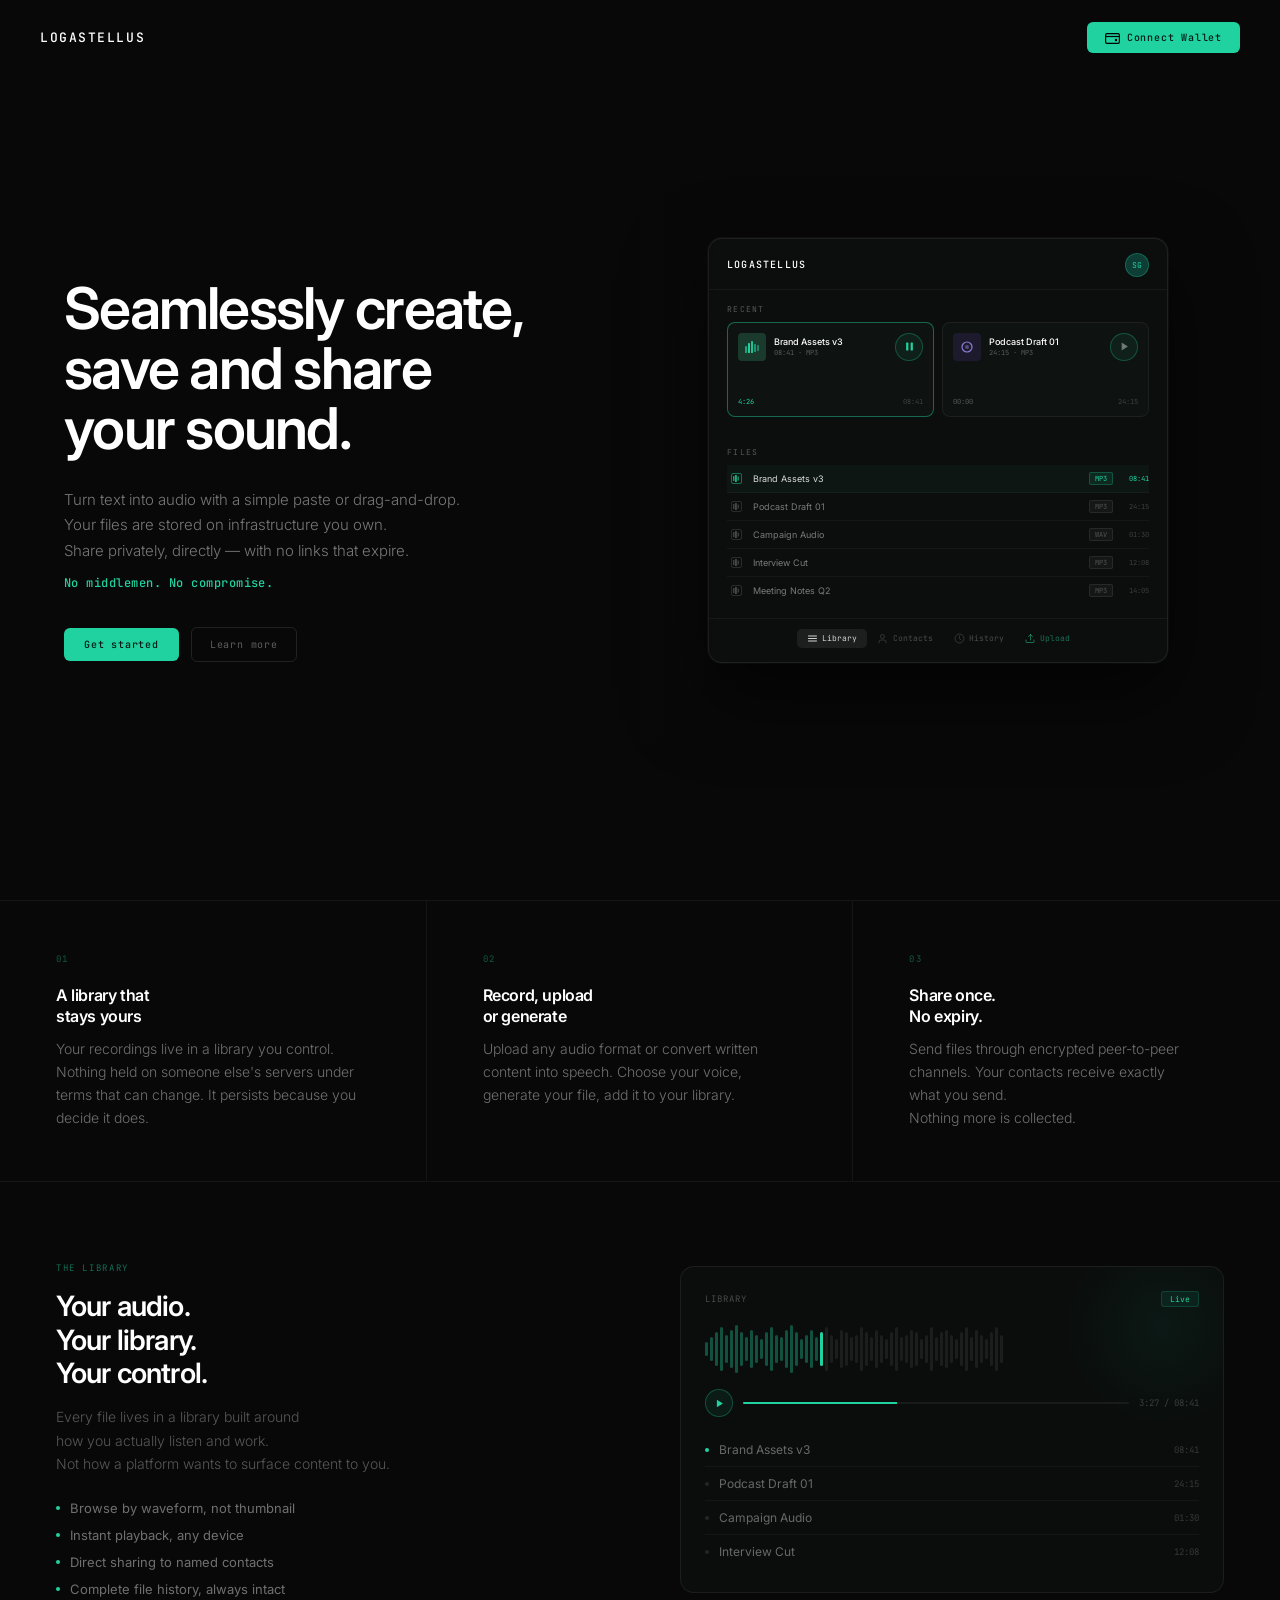
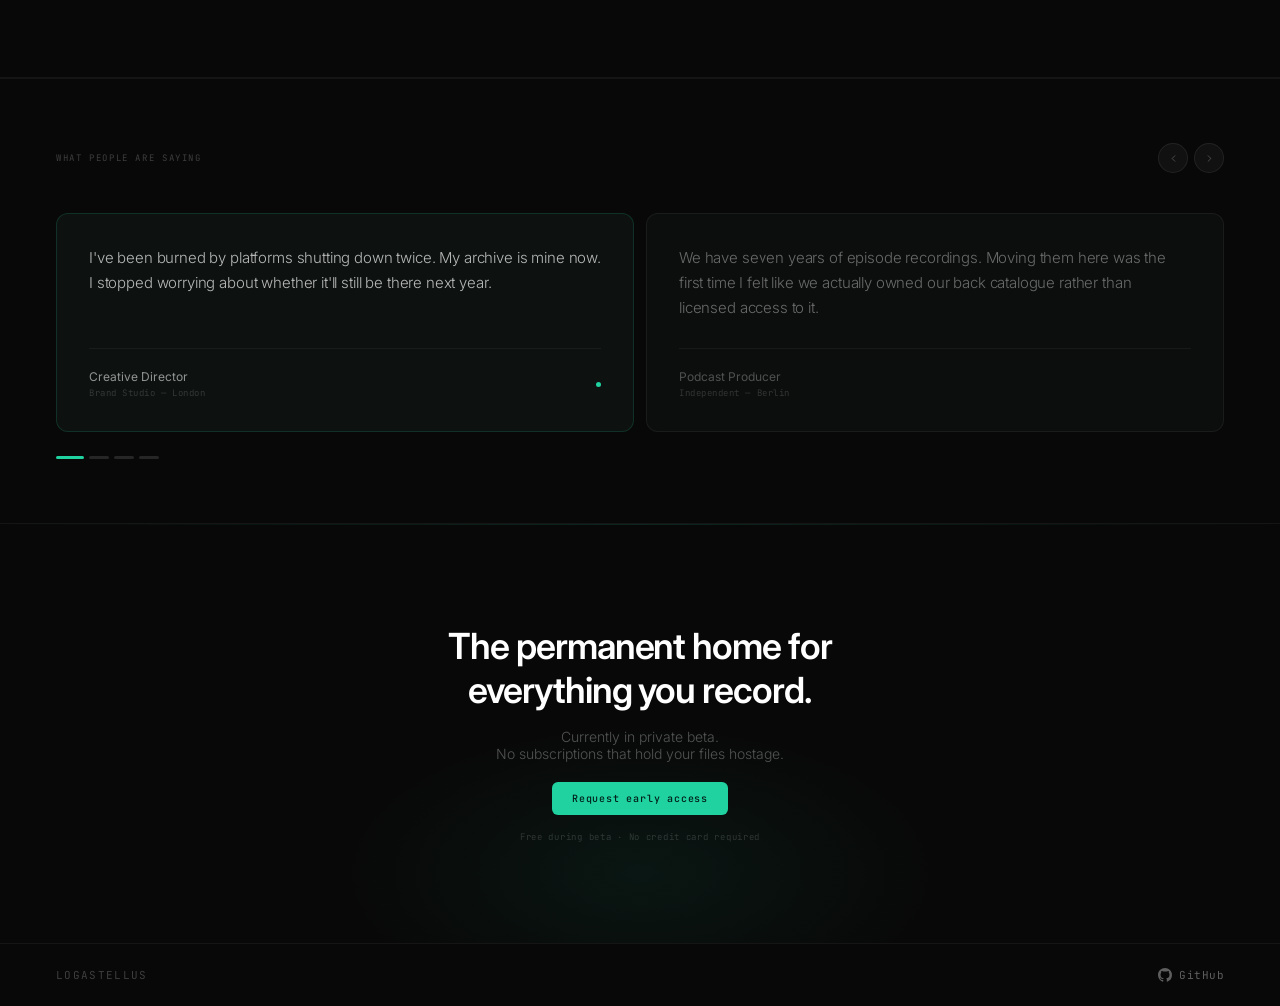
<file: index.html>
<!DOCTYPE html>
<html lang="en">
<head>
<meta charset="UTF-8">
<meta name="viewport" content="width=device-width, initial-scale=1.0">
<title>Logastellus</title>
<link rel="preconnect" href="https://fonts.googleapis.com">
<link href="https://fonts.googleapis.com/css2?family=JetBrains+Mono:wght@400;500&family=Inter:wght@300;400;500&display=swap" rel="stylesheet">
<style>
*{box-sizing:border-box;margin:0;padding:0}
html{scroll-behavior:smooth}
body{background:#080808;color:#e8e8e8;font-family:'Inter',sans-serif;overflow-x:hidden}

/* NAV */
nav{
  display:flex;align-items:center;justify-content:space-between;
  padding:24px 56px;
  position:absolute;top:0;left:0;right:0;z-index:20;
}
.nav-logo{font-family:'JetBrains Mono',monospace;font-size:13px;font-weight:500;letter-spacing:0.12em;color:#fff}
.nav-cta{
  font-family:'JetBrains Mono',monospace;font-size:10px;letter-spacing:0.08em;
  padding:9px 18px;background:#20d2a0;color:#001a15;border:none;border-radius:6px;
  cursor:pointer;font-weight:500;transition:background 0.15s;
  display:flex;align-items:center;gap:7px;
}
.nav-cta:hover{background:#1bbf91}

/* HERO */
.hero{
  display:grid;grid-template-columns:1fr 1fr;
  min-height:100vh;background:#080808;
  align-items:center;
  padding:0;gap:0;
}

/* Stone: positioned right, doesn't fill the frame */


/* Fade left edge of stone into background */

/* Fade bottom of stone */
.hero-fade-bottom{
  position:absolute;bottom:0;left:0;right:0;height:28%;
  background:linear-gradient(to top,#080808,transparent);
  pointer-events:none;z-index:2;
}

/* Hero text — left column */
.hero-content{
  display:flex;flex-direction:column;justify-content:center;
  padding:120px 48px 80px 64px;
  max-width:600px;
  z-index:5;
}
.hero-headline{
  font-family:'Inter',sans-serif;
  font-size:clamp(40px,4.5vw,68px);font-weight:500;
  line-height:1.05;letter-spacing:-0.03em;font-weight:600;
  color:#fff;margin-bottom:28px;
  word-spacing:normal;
}
.hero-body{
  font-size:15px;color:rgba(255,255,255,0.45);
  line-height:1.7;font-weight:300;
  max-width:440px;margin-bottom:12px;
  font-family:'Inter',sans-serif;
}
.hero-stamp{
  font-family:'JetBrains Mono',monospace;
  font-size:12px;color:#20d2a0;font-weight:500;
  margin-bottom:36px;letter-spacing:0.04em;
}

/* HERO RIGHT COLUMN */
.hero-right{
  display:flex;align-items:center;justify-content:center;
  padding:80px 64px 80px 20px;
  position:relative;
}
.hero-right::before{
  content:'';position:absolute;
  left:0;top:0;bottom:0;width:80px;
  background:linear-gradient(to right,#080808,transparent);
  pointer-events:none;z-index:2;
}
.hero-app-mock{
  width:100%;max-width:460px;
  background:#0c0e0d;
  border:1px solid rgba(255,255,255,0.08);
  border-radius:14px;
  overflow:hidden;
  box-shadow:0 32px 80px rgba(0,0,0,0.6),0 0 0 1px rgba(255,255,255,0.04);
  position:relative;
}

/* Mock topbar */
.mock-topbar{
  display:flex;align-items:center;justify-content:space-between;
  padding:14px 18px 12px;
  border-bottom:1px solid rgba(255,255,255,0.05);
}
.mock-wordmark{
  font-family:'JetBrains Mono',monospace;font-size:10px;
  font-weight:500;letter-spacing:0.12em;color:#fff;
}
.mock-avatar{
  width:24px;height:24px;border-radius:50%;
  background:#0d3d35;border:1px solid rgba(32,210,160,0.3);
  display:flex;align-items:center;justify-content:center;
  font-size:8px;color:#20d2a0;font-family:'JetBrains Mono',monospace;
}

/* Mock section labels */
.mock-section-label{
  font-family:'JetBrains Mono',monospace;font-size:8px;
  letter-spacing:0.16em;color:rgba(255,255,255,0.3);
  text-transform:uppercase;padding:14px 18px 8px;
}

/* Mock cards */
.mock-cards{
  display:flex;gap:8px;padding:0 18px 0;
  overflow:hidden;
}
.mock-card{
  flex:0 0 calc(50% - 4px);
  background:#0e1210;
  border:1px solid rgba(255,255,255,0.06);
  border-radius:8px;padding:10px;
  transition:border-color 0.2s;
}
.mock-card-active{border-color:rgba(32,210,160,0.4);}
.mock-card-top{display:flex;align-items:center;gap:8px;margin-bottom:8px}
.mock-thumb{
  width:28px;height:28px;border-radius:4px;flex-shrink:0;
  display:flex;align-items:center;justify-content:center;
}
.mock-card-meta{flex:1;min-width:0}
.mock-card-title{font-size:9px;font-weight:500;color:#fff;white-space:nowrap;overflow:hidden;text-overflow:ellipsis;margin-bottom:1px}
.mock-card-sub{font-family:'JetBrains Mono',monospace;font-size:7px;color:rgba(255,255,255,0.3)}
.mock-play-btn{
  width:20px;height:20px;border-radius:50%;
  border:1px solid rgba(32,210,160,0.3);flex-shrink:0;
  display:flex;align-items:center;justify-content:center;
}
.mock-wave-row{height:22px;margin-bottom:6px}
.mock-times{display:flex;justify-content:space-between}
.mock-time-current{font-family:'JetBrains Mono',monospace;font-size:7px;color:#20d2a0}
.mock-time-total{font-family:'JetBrains Mono',monospace;font-size:7px;color:rgba(255,255,255,0.2)}

/* Mock files table */
.mock-files{padding:0 18px;display:flex;flex-direction:column;gap:0}
.mock-file-row{
  display:flex;align-items:center;gap:8px;
  padding:7px 0;
  border-bottom:1px solid rgba(255,255,255,0.04);
}
.mock-file-row:last-child{border-bottom:none}
.mock-file-playing .mock-file-name{color:rgba(255,255,255,0.85)}
.mock-file-playing .mock-file-badge{background:rgba(32,210,160,0.1);border-color:rgba(32,210,160,0.25);color:#20d2a0}
.mock-file-playing .mock-file-dur{color:#20d2a0}
.mock-file-icon{flex-shrink:0;width:18px;display:flex;align-items:center;justify-content:center}
.mock-file-name{flex:1;font-size:9px;color:rgba(255,255,255,0.5);white-space:nowrap;overflow:hidden;text-overflow:ellipsis}
.mock-file-badge{
  font-family:'JetBrains Mono',monospace;font-size:7px;
  padding:1px 5px;border-radius:2px;
  background:rgba(255,255,255,0.04);border:1px solid rgba(255,255,255,0.08);
  color:rgba(255,255,255,0.25);flex-shrink:0;
}
.mock-file-dur{font-family:'JetBrains Mono',monospace;font-size:7px;color:rgba(255,255,255,0.2);flex-shrink:0;min-width:28px;text-align:right}

/* Mock bottom nav */
.mock-nav{
  display:flex;justify-content:center;
  padding:10px 18px 14px;
  border-top:1px solid rgba(255,255,255,0.05);
  margin-top:14px;gap:1px;
}
.mock-nav-inner{
  display:flex;gap:1px;background:rgba(255,255,255,0.04);
  border:1px solid rgba(255,255,255,0.07);border-radius:7px;padding:2px;
}
.mock-nav-item{
  display:flex;align-items:center;gap:4px;
  font-family:'JetBrains Mono',monospace;font-size:8px;
  color:rgba(255,255,255,0.25);padding:4px 10px;border-radius:5px;
  white-space:nowrap;
}
.mock-nav-item svg{flex-shrink:0;opacity:0.6}
.mock-nav-active{background:rgba(255,255,255,0.07);color:rgba(255,255,255,0.8)}
.mock-nav-active svg{opacity:1}
.mock-nav-upload{color:rgba(32,210,160,0.5)}
.mock-nav-upload svg{opacity:1;stroke:rgba(32,210,160,0.5) !important}

/* Hero waveform animation */
@keyframes mockWaveAnim{
  0%,100%{transform:scaleY(0.6)}
  50%{transform:scaleY(1)}
}

.hero-actions{display:flex;align-items:center;gap:12px}

/* Floating card */
.float-card{
  display:none;/* hidden — replaced by product mockup */
}
.fc-label{font-family:'JetBrains Mono',monospace;font-size:8px;letter-spacing:0.12em;color:rgba(255,255,255,0.28);margin-bottom:5px;text-transform:uppercase}
.fc-title{font-size:12px;color:#fff;font-weight:500;margin-bottom:9px;white-space:nowrap;overflow:hidden;text-overflow:ellipsis}
.fc-wave{height:22px;display:flex;align-items:center;gap:1.5px;margin-bottom:7px}
.fc-bar{width:2.5px;border-radius:1px;background:rgba(255,255,255,0.08)}
.fc-bar.lit{background:#20d2a0}
.fc-meta{display:flex;justify-content:space-between}
.fc-time{font-family:'JetBrains Mono',monospace;font-size:9px;color:#20d2a0}
.fc-dur{font-family:'JetBrains Mono',monospace;font-size:9px;color:rgba(255,255,255,0.18)}

/* Shared buttons */
.btn-p{font-family:'JetBrains Mono',monospace;font-size:10px;letter-spacing:0.08em;padding:10px 20px;background:#20d2a0;color:#001a15;border:none;border-radius:6px;cursor:pointer;font-weight:500;transition:background 0.15s}
.btn-p:hover{background:#1bbf91}
.btn-s{
  font-family:'JetBrains Mono',monospace;font-size:10px;letter-spacing:0.08em;
  padding:10px 18px;background:transparent;color:rgba(255,255,255,0.35);
  border:1px solid rgba(255,255,255,0.1);border-radius:6px;
  cursor:pointer;transition:all 0.15s;
}
.btn-s:hover{color:rgba(255,255,255,0.7);border-color:rgba(255,255,255,0.25)}

/* FEATURES */
.features{
  display:grid;grid-template-columns:repeat(3,1fr);
  border-top:1px solid rgba(255,255,255,0.05);
  border-bottom:1px solid rgba(255,255,255,0.05);
  background:#080808;
}
.feature{padding:52px 56px;border-right:1px solid rgba(255,255,255,0.05);background:#080808}
.feature:last-child{border-right:none}
.feature-num{font-family:'JetBrains Mono',monospace;font-size:9px;color:rgba(32,210,160,0.4);letter-spacing:0.14em;margin-bottom:20px}
.feature-title{font-family:'Inter',sans-serif;font-size:16px;font-weight:600;color:#fff;margin-bottom:10px;letter-spacing:-0.025em;line-height:1.3}
.feature-body{font-size:14px;color:rgba(255,255,255,0.42);line-height:1.65;font-weight:300}

/* PRODUCT */
.product{
  display:grid;grid-template-columns:1fr 1fr;gap:80px;
  padding:80px 56px;align-items:center;
  border-bottom:1px solid rgba(255,255,255,0.05);
  background:#080808;
}
.product-label{font-family:'JetBrains Mono',monospace;font-size:9px;letter-spacing:0.18em;color:rgba(32,210,160,0.5);text-transform:uppercase;margin-bottom:16px}
.product-headline{font-family:'Inter',sans-serif;font-size:28px;font-weight:600;color:#fff;line-height:1.2;letter-spacing:-0.03em;margin-bottom:14px}
.product-body{font-size:14px;color:rgba(255,255,255,0.32);line-height:1.7;font-weight:300;margin-bottom:24px}
.plist{display:flex;flex-direction:column;gap:11px}
.plist-item{display:flex;align-items:center;gap:10px;font-size:13px;color:rgba(255,255,255,0.42)}
.pli-dot{width:4px;height:4px;border-radius:50%;background:#20d2a0;flex-shrink:0}

.mock{background:#0a0d0c;border:1px solid rgba(255,255,255,0.07);border-radius:14px;padding:24px;position:relative;overflow:hidden}
.mock-glow{position:absolute;top:-40px;right:-40px;width:200px;height:200px;border-radius:50%;background:radial-gradient(ellipse,rgba(32,210,160,0.06) 0%,transparent 70%);pointer-events:none}
.mock-header{display:flex;align-items:center;justify-content:space-between;margin-bottom:16px}
.mock-hl{font-family:'JetBrains Mono',monospace;font-size:9px;letter-spacing:0.12em;color:rgba(255,255,255,0.25);text-transform:uppercase}
.mock-badge{font-family:'JetBrains Mono',monospace;font-size:8px;color:#20d2a0;background:rgba(32,210,160,0.08);border:1px solid rgba(32,210,160,0.18);border-radius:3px;padding:2px 8px}
.mock-wave{height:52px;display:flex;align-items:center;gap:2px;margin-bottom:14px}
.mbar{border-radius:1.5px;background:rgba(255,255,255,0.07);flex-shrink:0}
.mbar.played{background:rgba(32,210,160,0.35)}
.mbar.active{background:#20d2a0}
.mock-ctrl{display:flex;align-items:center;gap:10px;margin-bottom:16px}
.mock-play-btn{width:28px;height:28px;border-radius:50%;border:1px solid rgba(32,210,160,0.3);background:rgba(32,210,160,0.07);display:flex;align-items:center;justify-content:center;flex-shrink:0}
.mock-play-btn svg{width:9px;height:9px;fill:#20d2a0;margin-left:1px}
.mock-prog{flex:1;height:1.5px;background:rgba(255,255,255,0.06);border-radius:1px;overflow:hidden}
.mock-prog-fill{height:100%;background:#20d2a0}
.mock-t{font-family:'JetBrains Mono',monospace;font-size:9px;color:rgba(255,255,255,0.2)}
.mfile{display:flex;align-items:center;gap:10px;padding:9px 0;border-bottom:1px solid rgba(255,255,255,0.04)}
.mfile:last-child{border:none}
.mfile-dot{width:4px;height:4px;border-radius:50%;background:rgba(255,255,255,0.1);flex-shrink:0}
.mfile-dot.on{background:#20d2a0}
.mfile-name{flex:1;font-size:12px;color:rgba(255,255,255,0.38)}
.mfile-dur{font-family:'JetBrains Mono',monospace;font-size:9px;color:rgba(255,255,255,0.18)}

.quote-section{
  padding:64px 0;
  border-bottom:1px solid rgba(255,255,255,0.05);
  border-top:1px solid rgba(255,255,255,0.05);
  overflow:hidden;
  background:#080808;
}
.carousel-header{
  display:flex;align-items:center;justify-content:space-between;
  padding:0 56px;margin-bottom:40px;
}
.carousel-label{
  font-family:'JetBrains Mono',monospace;font-size:9px;
  letter-spacing:0.18em;color:rgba(255,255,255,0.22);
  text-transform:uppercase;
}
.carousel-controls{display:flex;align-items:center;gap:6px}
.carousel-btn{
  width:30px;height:30px;border-radius:50%;
  background:rgba(255,255,255,0.04);
  border:1px solid rgba(255,255,255,0.07);
  display:flex;align-items:center;justify-content:center;
  cursor:pointer;transition:all 0.15s;
}
.carousel-btn:hover{background:rgba(255,255,255,0.08);border-color:rgba(255,255,255,0.14)}
.carousel-btn svg{width:11px;height:11px;stroke:rgba(255,255,255,0.35);fill:none;stroke-width:1.5;stroke-linecap:round;stroke-linejoin:round}
.carousel-track-wrap{padding:0 56px;overflow:hidden}
.carousel-track{
  display:flex;gap:12px;
  transition:transform 0.5s cubic-bezier(0.4,0,0.2,1);
}
.carousel-slide{
  flex:0 0 calc(50% - 6px);
  background:#0c0e0d;
  border:1px solid rgba(255,255,255,0.06);
  border-radius:12px;
  padding:32px;
  display:flex;flex-direction:column;
  min-height:180px;
  transition:border-color 0.4s,background 0.4s;
}
.carousel-slide.active{border-color:rgba(32,210,160,0.16);background:#0d1210}
.slide-quote{
  font-size:15px;font-weight:300;
  color:rgba(255,255,255,0.38);
  line-height:1.65;letter-spacing:-0.01em;
  flex:1;margin-bottom:28px;
  transition:color 0.4s;
}
.carousel-slide.active .slide-quote{color:rgba(255,255,255,0.7)}
.slide-footer{
  display:flex;align-items:center;justify-content:space-between;
  padding-top:20px;
  border-top:1px solid rgba(255,255,255,0.05);
}
.slide-person{display:flex;flex-direction:column;gap:3px}
.slide-name{font-size:12px;font-weight:400;color:rgba(255,255,255,0.28);transition:color 0.4s}
.carousel-slide.active .slide-name{color:rgba(255,255,255,0.55)}
.slide-role{font-family:'JetBrains Mono',monospace;font-size:9px;color:rgba(255,255,255,0.16);letter-spacing:0.06em}
.slide-teal-dot{width:5px;height:5px;border-radius:50%;background:#20d2a0;opacity:0;transition:opacity 0.4s}
.carousel-slide.active .slide-teal-dot{opacity:1}
.carousel-dots{display:flex;align-items:center;gap:5px;padding:24px 56px 0}
.cdot{height:3px;border-radius:2px;background:rgba(255,255,255,0.12);cursor:pointer;transition:all 0.3s;width:20px}
.cdot.active{background:#20d2a0;width:28px}

/* CTA */
.cta{
  padding:100px 56px;
  display:flex;flex-direction:column;align-items:center;gap:16px;
  position:relative;overflow:hidden;
  background:#080808;
}
.cta-glow{
  position:absolute;bottom:-80px;left:50%;transform:translateX(-50%);
  width:600px;height:300px;border-radius:50%;
  background:radial-gradient(ellipse,rgba(32,210,160,0.07) 0%,transparent 70%);
  pointer-events:none;
}
.cta h2{
  font-family:'Inter',sans-serif;
  font-size:36px;font-weight:600;color:#fff;
  text-align:center;letter-spacing:-0.03em;line-height:1.2;
  position:relative;z-index:1;
}
.cta-sub{font-size:14px;color:rgba(255,255,255,0.3);text-align:center;font-weight:300;margin-bottom:4px}
.cta-hint{font-family:'JetBrains Mono',monospace;font-size:9px;color:rgba(255,255,255,0.16);letter-spacing:0.08em}

footer{
  padding:24px 56px;
  border-top:1px solid rgba(255,255,255,0.05);
  display:flex;align-items:center;justify-content:space-between;
  background:#080808;
}
.footer-logo{font-family:'JetBrains Mono',monospace;font-size:11px;color:rgba(255,255,255,0.22);letter-spacing:0.12em}
.footer-github{display:flex;align-items:center;gap:7px}
.flink{font-family:'JetBrains Mono',monospace;font-size:11px;color:rgba(255,255,255,0.35);text-decoration:none;letter-spacing:0.04em;transition:color 0.15s;display:flex;align-items:center;gap:7px}
.flink:hover{color:rgba(255,255,255,0.5)}


/* ============================================
   MOBILE RESPONSIVE — full pass
   Tested for iPhone 17 Pro (390px viewport)
   ============================================ */

/* Shared container max-width */
.page-container {
  max-width: 1280px;
  margin: 0 auto;
  padding: 0 56px;
}

@media (max-width: 900px) {
  nav { padding: 20px 32px; }
  .hero-content { padding: 100px 32px 60px 40px; }
  .feature { padding: 40px 32px; }
  .product { padding: 60px 32px; gap: 48px; }
  .cta { padding: 72px 32px; }
  footer { padding: 24px 32px; }
  .carousel-header { padding: 0 32px; }
  .carousel-track-wrap { padding: 0 32px; }
  .carousel-dots { padding: 20px 32px 0; }
}

@media (max-width: 767px) {
  /* Nav */
  nav {
    padding: 16px 24px !important;
  }

  /* Hero — single column, centred */
  .hero {
    display: flex !important;
    flex-direction: column !important;
    min-height: auto !important;
    padding-top: 80px;
    background: #080808;
  }
  .hero-right { display: none !important; }
  .hero-content {
    padding: 40px 24px 56px !important;
    max-width: 100% !important;
    align-items: center !important;
    text-align: center !important;
  }
  .hero-headline {
    font-size: clamp(32px, 9vw, 48px) !important;
    letter-spacing: -0.025em !important;
    line-height: 1.08 !important;
    margin-bottom: 20px !important;
    text-align: center !important;
  }
  .hero-body {
    font-size: 15px !important;
    line-height: 1.65 !important;
    max-width: 100% !important;
    text-align: center !important;
  }
  .hero-stamp {
    font-size: 12px !important;
    margin-bottom: 28px !important;
    text-align: center !important;
  }
  .float-card { display: none !important; }
  .hero-actions {
    flex-direction: column !important;
    align-items: center !important;
    gap: 10px !important;
    width: 100% !important;
  }
  .btn-p, .btn-s {
    width: 100% !important;
    text-align: center !important;
    justify-content: center !important;
  }

  /* Features — single column, centred */
  .features {
    grid-template-columns: 1fr !important;
    background: #080808 !important;
  }
  .feature {
    padding: 36px 24px !important;
    border-right: none !important;
    border-bottom: 1px solid rgba(255,255,255,0.05) !important;
    background: #080808 !important;
    text-align: center !important;
    display: flex !important;
    flex-direction: column !important;
    align-items: center !important;
  }
  .feature:last-child { border-bottom: none !important; }
  .feature-num { margin-bottom: 12px !important; }
  .feature-title { font-size: 20px !important; text-align: center !important; }
  .feature-body { font-size: 14px !important; text-align: center !important; max-width: 320px !important; }

  /* Product */
  .product {
    grid-template-columns: 1fr !important;
    padding: 48px 24px !important;
    gap: 36px !important;
    background: #080808 !important;
    text-align: center !important;
  }
  .product-label { text-align: center !important; }
  .product-headline { font-size: 26px !important; text-align: center !important; }
  .product-body { font-size: 14px !important; text-align: center !important; }
  .plist { align-items: center !important; }
  .plist-item { justify-content: center !important; }

  /* Quote / carousel */
  .quote-section { padding: 48px 0 !important; background: #080808 !important; }
  .carousel-header { padding: 0 24px !important; margin-bottom: 24px !important; }
  .carousel-track-wrap { padding: 0 24px !important; }
  .carousel-slide {
    flex: 0 0 85vw !important;
    padding: 24px !important;
    min-height: 160px !important;
    background: #0c0e0d !important;
  }
  .slide-quote { font-size: 14px !important; margin-bottom: 20px !important; }
  .carousel-dots { padding: 16px 24px 0 !important; }

  /* CTA */
  .cta {
    padding: 56px 24px !important;
    align-items: center !important;
    text-align: center !important;
    background: #080808 !important;
  }
  .cta h2 {
    font-size: 26px !important;
    text-align: center !important;
    letter-spacing: -0.025em !important;
  }
  .cta-sub { text-align: center !important; }
  .cta-hint { text-align: center !important; }

  /* Footer */
  footer {
    padding: 24px !important;
    flex-direction: column !important;
    gap: 16px !important;
    align-items: center !important;
    text-align: center !important;
    background: #080808 !important;
  }
}

@media (max-width: 480px) {
  .nav-logo { font-size: 11px !important; }
  .nav-cta { font-size: 9px !important; padding: 7px 12px !important; }
  .hero-headline { font-size: clamp(28px, 8.5vw, 36px) !important; }
  .carousel-slide { flex: 0 0 90vw !important; }
  .cta h2 { font-size: 22px !important; }
}

/* Smooth section transitions for scroll-in */
.feature, .carousel-slide {
  transition: opacity 0.5s ease, transform 0.5s ease;
}
</style>
</head>
<body>

<nav>
  <span class="nav-logo">LOGASTELLUS</span>
  <button class="nav-cta" onclick="enterApp()"><svg width="15" height="13" viewBox="0 0 15 13" fill="none" style="flex-shrink:0"><rect x="0.6" y="2.6" width="13.8" height="9.8" rx="1.4" stroke="black" stroke-width="1.2"/><line x1="0.6" y1="5.5" x2="14.4" y2="5.5" stroke="black" stroke-width="1.2"/><circle cx="11" cy="9" r="1.2" fill="black"/></svg> Connect Wallet</button>
</nav>

<section class="hero">
  
  <div class="hero-content">
    <div class="hero-headline">Seamlessly create, save and share your sound.</div>
    <p class="hero-body">Turn text into audio with a simple paste or drag-and-drop.<br>Your files are stored on infrastructure you own.<br>Share privately, directly — with no links that expire.</p>
    <div class="hero-stamp">No middlemen. No compromise.</div>
    <div class="hero-actions">
      <button class="btn-p" onclick="enterApp()">Get started</button>
      <button class="btn-s" onclick="document.getElementById('features').scrollIntoView({behavior:'smooth'})">Learn more</button>
    </div>
  </div>
  <div class="hero-right">
    <div class="hero-app-mock">

      <!-- Mini topbar -->
      <div class="mock-topbar">
        <span class="mock-wordmark">LOGASTELLUS</span>
        <div class="mock-avatar">SG</div>
      </div>

      <!-- Recent label -->
      <div class="mock-section-label">Recent</div>

      <!-- Recent cards row -->
      <div class="mock-cards">
        <div class="mock-card mock-card-active" id="mockCard0" style="cursor:pointer;transition:border-color 0.2s">
          <div class="mock-card-top">
            <div class="mock-thumb" style="background:#1a3a2e">
              <svg width="16" height="16" viewBox="0 0 16 16"><rect x="1" y="7" width="2" height="7" fill="#20d2a0" opacity="0.7" rx="0.4"/><rect x="4" y="4" width="2" height="10" fill="#20d2a0" rx="0.4"/><rect x="7" y="2" width="2" height="12" fill="#20d2a0" opacity="0.9" rx="0.4"/><rect x="10" y="5" width="2" height="8" fill="#20d2a0" opacity="0.6" rx="0.4"/><rect x="13" y="6" width="2" height="6" fill="#20d2a0" opacity="0.5" rx="0.4"/></svg>
            </div>
            <div class="mock-card-meta">
              <div class="mock-card-title">Brand Assets v3</div>
              <div class="mock-card-sub">08:41 · MP3</div>
            </div>
            <div class="mock-play-btn" id="mockPlayBtn0"><svg width="7" height="8" viewBox="0 0 7 8" fill="none"><rect x="0.5" y="0.5" width="2" height="7" rx="0.5" fill="#20d2a0"/><rect x="4.5" y="0.5" width="2" height="7" rx="0.5" fill="#20d2a0"/></svg></div>
          </div>
          <div class="mock-wave-row" id="mockWave0"></div>
          <div class="mock-times"><span class="mock-time-current" id="mockTime0">04:11</span><span class="mock-time-total">08:41</span></div>
        </div>
        <div class="mock-card" id="mockCard1" style="cursor:pointer;transition:border-color 0.2s">
          <div class="mock-card-top">
            <div class="mock-thumb" style="background:#1e1a2e">
              <svg width="16" height="16" viewBox="0 0 16 16"><circle cx="8" cy="8" r="5" fill="none" stroke="#8b7fd4" stroke-width="1.2"/><circle cx="8" cy="8" r="2" fill="#8b7fd4" opacity="0.5"/></svg>
            </div>
            <div class="mock-card-meta">
              <div class="mock-card-title">Podcast Draft 01</div>
              <div class="mock-card-sub">24:15 · MP3</div>
            </div>
            <div class="mock-play-btn" id="mockPlayBtn1"><svg width="7" height="8" viewBox="0 0 7 8" fill="none"><path d="M1 0.5L6.5 4L1 7.5V0.5Z" fill="rgba(255,255,255,0.4)"/></svg></div>
          </div>
          <div class="mock-wave-row" id="mockWave1"></div>
          <div class="mock-times"><span class="mock-time-current" id="mockTime1" style="color:rgba(255,255,255,0.3)">00:00</span><span class="mock-time-total">24:15</span></div>
        </div>
      </div>

      <!-- Files label + table -->
      <div class="mock-section-label" style="margin-top:16px">Files</div>
      <div class="mock-files">
        <div class="mock-file-row mock-file-playing">
          <div class="mock-file-icon">
            <svg width="11" height="11" viewBox="0 0 11 11" fill="none"><rect x="0.5" y="0.5" width="10" height="10" rx="1.5" stroke="rgba(32,210,160,0.6)" stroke-width="0.8"/><rect x="2" y="3" width="1.5" height="5" rx="0.3" fill="#20d2a0" opacity="0.7"/><rect x="4.2" y="2" width="1.5" height="7" rx="0.3" fill="#20d2a0"/><rect x="6.5" y="3.5" width="1.5" height="4" rx="0.3" fill="#20d2a0" opacity="0.6"/></svg>
          </div>
          <div class="mock-file-name">Brand Assets v3</div>
          <div class="mock-file-badge">MP3</div>
          <div class="mock-file-dur">08:41</div>
        </div>
        <div class="mock-file-row">
          <div class="mock-file-icon"><svg width="11" height="11" viewBox="0 0 11 11" fill="none"><rect x="0.5" y="0.5" width="10" height="10" rx="1.5" stroke="rgba(255,255,255,0.15)" stroke-width="0.8"/><rect x="2" y="3" width="1.5" height="5" rx="0.3" fill="rgba(255,255,255,0.3)" opacity="0.7"/><rect x="4.2" y="2" width="1.5" height="7" rx="0.3" fill="rgba(255,255,255,0.3)"/><rect x="6.5" y="3.5" width="1.5" height="4" rx="0.3" fill="rgba(255,255,255,0.3)" opacity="0.6"/></svg></div>
          <div class="mock-file-name">Podcast Draft 01</div>
          <div class="mock-file-badge">MP3</div>
          <div class="mock-file-dur">24:15</div>
        </div>
        <div class="mock-file-row">
          <div class="mock-file-icon"><svg width="11" height="11" viewBox="0 0 11 11" fill="none"><rect x="0.5" y="0.5" width="10" height="10" rx="1.5" stroke="rgba(255,255,255,0.15)" stroke-width="0.8"/><rect x="2" y="3" width="1.5" height="5" rx="0.3" fill="rgba(255,255,255,0.3)" opacity="0.7"/><rect x="4.2" y="2" width="1.5" height="7" rx="0.3" fill="rgba(255,255,255,0.3)"/><rect x="6.5" y="3.5" width="1.5" height="4" rx="0.3" fill="rgba(255,255,255,0.3)" opacity="0.6"/></svg></div>
          <div class="mock-file-name">Campaign Audio</div>
          <div class="mock-file-badge">WAV</div>
          <div class="mock-file-dur">01:30</div>
        </div>
        <div class="mock-file-row">
          <div class="mock-file-icon"><svg width="11" height="11" viewBox="0 0 11 11" fill="none"><rect x="0.5" y="0.5" width="10" height="10" rx="1.5" stroke="rgba(255,255,255,0.15)" stroke-width="0.8"/><rect x="2" y="3" width="1.5" height="5" rx="0.3" fill="rgba(255,255,255,0.3)" opacity="0.7"/><rect x="4.2" y="2" width="1.5" height="7" rx="0.3" fill="rgba(255,255,255,0.3)"/><rect x="6.5" y="3.5" width="1.5" height="4" rx="0.3" fill="rgba(255,255,255,0.3)" opacity="0.6"/></svg></div>
          <div class="mock-file-name">Interview Cut</div>
          <div class="mock-file-badge">MP3</div>
          <div class="mock-file-dur">12:08</div>
        </div>
        <div class="mock-file-row">
          <div class="mock-file-icon"><svg width="11" height="11" viewBox="0 0 11 11" fill="none"><rect x="0.5" y="0.5" width="10" height="10" rx="1.5" stroke="rgba(255,255,255,0.15)" stroke-width="0.8"/><rect x="2" y="3" width="1.5" height="5" rx="0.3" fill="rgba(255,255,255,0.3)" opacity="0.7"/><rect x="4.2" y="2" width="1.5" height="7" rx="0.3" fill="rgba(255,255,255,0.3)"/><rect x="6.5" y="3.5" width="1.5" height="4" rx="0.3" fill="rgba(255,255,255,0.3)" opacity="0.6"/></svg></div>
          <div class="mock-file-name">Meeting Notes Q2</div>
          <div class="mock-file-badge">MP3</div>
          <div class="mock-file-dur">14:05</div>
        </div>
      </div>

      <!-- Bottom nav -->
      <div class="mock-nav">
        <div class="mock-nav-item mock-nav-active" data-screen="library"><svg width="11" height="11" viewBox="0 0 11 11" fill="none"><path d="M1.5 3h8M1.5 5.5h8M1.5 8h8" stroke="currentColor" stroke-width="1" stroke-linecap="round"/></svg><span>Library</span></div>
        <div class="mock-nav-item" data-screen="contacts"><svg width="11" height="11" viewBox="0 0 11 11" fill="none"><path d="M8 10v-1a2 2 0 00-2-2H3a2 2 0 00-2 2v1" stroke="currentColor" stroke-width="1" stroke-linecap="round"/><circle cx="4.5" cy="3.5" r="2" stroke="currentColor" stroke-width="1"/></svg><span>Contacts</span></div>
        <div class="mock-nav-item" data-screen="history"><svg width="11" height="11" viewBox="0 0 11 11" fill="none"><circle cx="5.5" cy="5.5" r="4.5" stroke="currentColor" stroke-width="1"/><path d="M5.5 3v2.5L7 7" stroke="currentColor" stroke-width="1" stroke-linecap="round"/></svg><span>History</span></div>
        <div class="mock-nav-item mock-nav-upload" data-screen="upload"><svg width="11" height="11" viewBox="0 0 11 11" fill="none"><path d="M9 7v1.5a1 1 0 01-1 1H2a1 1 0 01-1-1V7" stroke="currentColor" stroke-width="1" stroke-linecap="round"/><path d="M7.5 3.5L5.5 1.5 3.5 3.5" stroke="currentColor" stroke-width="1" stroke-linecap="round" stroke-linejoin="round"/><line x1="5.5" y1="1.5" x2="5.5" y2="7" stroke="currentColor" stroke-width="1" stroke-linecap="round"/></svg><span>Upload</span></div>
      </div>

    </div>
  </div>
</section>

<section class="features" id="features">
  <div class="feature">
    <div class="feature-num">01</div>
    <div class="feature-title">A library that<br>stays yours</div>
    <div class="feature-body">Your recordings live in a library you control. Nothing held on someone else's servers under terms that can change. It persists because you decide it does.</div>
  </div>
  <div class="feature">
    <div class="feature-num">02</div>
    <div class="feature-title">Record, upload<br>or generate</div>
    <div class="feature-body">Upload any audio format or convert written<br>content into speech. Choose your voice,<br>generate your file, add it to your library.</div>
  </div>
  <div class="feature">
    <div class="feature-num">03</div>
    <div class="feature-title">Share once.<br>No expiry.</div>
    <div class="feature-body">Send files through encrypted peer-to-peer<br>channels. Your contacts receive exactly<br>what you send.<br>Nothing more is collected.</div>
  </div>
</section>

<section class="product">
  <div>
    <div class="product-label">The library</div>
    <div class="product-headline">Your audio.<br>Your library.<br>Your control.</div>
    <p class="product-body">Every file lives in a library built around<br>how you actually listen and work.<br>Not how a platform wants to surface content to you.</p>
    <div class="plist">
      <div class="plist-item"><div class="pli-dot"></div>Browse by waveform, not thumbnail</div>
      <div class="plist-item"><div class="pli-dot"></div>Instant playback, any device</div>
      <div class="plist-item"><div class="pli-dot"></div>Direct sharing to named contacts</div>
      <div class="plist-item"><div class="pli-dot"></div>Complete file history, always intact</div>
    </div>
  </div>
  <div class="mock">
    <div class="mock-glow"></div>
    <div class="mock-header">
      <span class="mock-hl">Library</span>
      <span class="mock-badge">Live</span>
    </div>
    <div class="mock-wave" id="mockWave"></div>
    <div class="mock-ctrl">
      <div class="mock-play-btn"><svg viewBox="0 0 10 12"><path d="M1.5 1L9.5 6L1.5 11V1Z"/></svg></div>
      <div class="mock-prog"><div class="mock-prog-fill" id="mockFill"></div></div>
      <span class="mock-t" id="mockTime">03:22 / 08:41</span>
    </div>
    <div>
      <div class="mfile"><div class="mfile-dot on"></div><div class="mfile-name">Brand Assets v3</div><div class="mfile-dur">08:41</div></div>
      <div class="mfile"><div class="mfile-dot"></div><div class="mfile-name">Podcast Draft 01</div><div class="mfile-dur">24:15</div></div>
      <div class="mfile"><div class="mfile-dot"></div><div class="mfile-name">Campaign Audio</div><div class="mfile-dur">01:30</div></div>
      <div class="mfile"><div class="mfile-dot"></div><div class="mfile-name">Interview Cut</div><div class="mfile-dur">12:08</div></div>
    </div>
  </div>
</section>

<section class="quote-section">
  <div class="carousel-header">
    <span class="carousel-label">What people are saying</span>
    <div class="carousel-controls">
      <button class="carousel-btn" id="prevBtn" onclick="carouselPrev()">
        <svg viewBox="0 0 24 24"><polyline points="15 18 9 12 15 6"/></svg>
      </button>
      <button class="carousel-btn" id="nextBtn" onclick="carouselNext()">
        <svg viewBox="0 0 24 24"><polyline points="9 18 15 12 9 6"/></svg>
      </button>
    </div>
  </div>
  <div class="carousel-track-wrap">
    <div class="carousel-track" id="carouselTrack">
      <div class="carousel-slide active">
        <p class="slide-quote">I've been burned by platforms shutting down twice. My archive is mine now. I stopped worrying about whether it'll still be there next year.</p>
        <div class="slide-footer">
          <div class="slide-person">
            <div class="slide-name">Creative Director</div>
            <div class="slide-role">Brand Studio — London</div>
          </div>
          <div class="slide-teal-dot"></div>
        </div>
      </div>
      <div class="carousel-slide">
        <p class="slide-quote">We have seven years of episode recordings. Moving them here was the first time I felt like we actually owned our back catalogue rather than licensed access to it.</p>
        <div class="slide-footer">
          <div class="slide-person">
            <div class="slide-name">Podcast Producer</div>
            <div class="slide-role">Independent — Berlin</div>
          </div>
          <div class="slide-teal-dot"></div>
        </div>
      </div>
      <div class="carousel-slide">
        <p class="slide-quote">Client deliverables used to be a mess of Dropbox links and re-upload requests. Now I send once and it's still there six months later. That's all I needed.</p>
        <div class="slide-footer">
          <div class="slide-person">
            <div class="slide-name">Sound Designer</div>
            <div class="slide-role">Freelance — New York</div>
          </div>
          <div class="slide-teal-dot"></div>
        </div>
      </div>
      <div class="carousel-slide">
        <p class="slide-quote">I work with researchers who need to cite audio sources years after a project ends. Logastellus is the first tool where I can genuinely promise a recording will still be there in five years.</p>
        <div class="slide-footer">
          <div class="slide-person">
            <div class="slide-name">Audio Archivist</div>
            <div class="slide-role">Research Institute — Edinburgh</div>
          </div>
          <div class="slide-teal-dot"></div>
        </div>
      </div>
    </div>
  </div>
  <div class="carousel-dots">
    <div class="cdot active" onclick="carouselGo(0)"></div>
    <div class="cdot" onclick="carouselGo(1)"></div>
    <div class="cdot" onclick="carouselGo(2)"></div>
    <div class="cdot" onclick="carouselGo(3)"></div>
  </div>
</section>

<div style="height:1px;background:linear-gradient(to right,transparent,rgba(32,210,160,0.15),transparent)"></div>
<section class="cta">
  <div class="cta-glow"></div>
  <h2>The permanent home for<br>everything you record.</h2>
  <p class="cta-sub">Currently in private beta.<br>No subscriptions that hold your files hostage.</p>
  <button class="btn-p" onclick="enterApp()">Request early access</button>
  <span class="cta-hint">Free during beta · No credit card required</span>
</section>

<footer>
  <span class="footer-logo">LOGASTELLUS</span>
  <a class="flink footer-github" href="https://github.com/RC1732/logastellus-" target="_blank" rel="noopener">
    <svg width="14" height="14" viewBox="0 0 24 24" fill="currentColor"><path d="M12 0C5.37 0 0 5.37 0 12c0 5.31 3.435 9.795 8.205 11.385.6.105.825-.255.825-.57 0-.285-.015-1.23-.015-2.235-3.015.555-3.795-.735-4.035-1.41-.135-.345-.72-1.41-1.23-1.695-.42-.225-1.02-.78-.015-.795.945-.015 1.62.87 1.845 1.23 1.08 1.815 2.805 1.305 3.495.99.105-.78.42-1.305.765-1.605-2.67-.3-5.46-1.335-5.46-5.925 0-1.305.465-2.385 1.23-3.225-.12-.3-.54-1.53.12-3.18 0 0 1.005-.315 3.3 1.23.96-.27 1.98-.405 3-.405s2.04.135 3 .405c2.295-1.56 3.3-1.23 3.3-1.23.66 1.65.24 2.88.12 3.18.765.84 1.23 1.905 1.23 3.225 0 4.605-2.805 5.625-5.475 5.925.435.375.81 1.095.81 2.22 0 1.605-.015 2.895-.015 3.3 0 .315.225.69.825.57A12.02 12.02 0 0024 12c0-6.63-5.37-12-12-12z"/></svg>
    GitHub
  </a>
</footer>

<script>
const WAVE_H=[4,6,9,13,8,11,15,10,7,12,9,6,11,14,8,5,10,13,7,9,12,6,8,11,5,9,7,4,8,10];
function buildFcWave(){
  const w=document.getElementById('fcWave');if(!w)return;
  WAVE_H.forEach((h,i)=>{
    const b=document.createElement('div');
    b.className='fc-bar'+(i<14?' lit':'');
    b.style.height=h+'px';
    w.appendChild(b);
  });
}
const MOCK_D=[0.3,0.5,0.7,0.9,0.6,0.8,1,0.7,0.5,0.8,0.6,0.4,0.7,0.9,0.6,0.5,0.8,1,0.7,0.4,0.6,0.8,0.5,0.7,0.9,0.6,0.4,0.8,0.7,0.5,0.6,0.9,0.7,0.5,0.8,0.6,0.4,0.7,0.9,0.5,0.6,0.8,0.7,0.4,0.6,0.9,0.5,0.7,0.8,0.6,0.4,0.7,0.9,0.5,0.8,0.6,0.4,0.7,0.9,0.6];
function buildMockWave(){
  const w=document.getElementById('mockWave');if(!w)return;
  const pl=Math.floor(MOCK_D.length*0.38);
  MOCK_D.forEach((amp,i)=>{
    const b=document.createElement('div');
    b.className='mbar'+(i===pl?' active':i<pl?' played':'');
    b.style.width='3px';b.style.height=Math.max(3,amp*48)+'px';
    w.appendChild(b);
  });
}
let mp=0.38;
function animateMock(){
  mp+=0.0002;if(mp>1)mp=0;
  const fill=document.getElementById('mockFill');
  const te=document.getElementById('mockTime');
  if(fill)fill.style.width=Math.round(mp*100)+'%';
  if(te){const tot=521,cur=Math.floor(mp*tot);te.textContent=Math.floor(cur/60)+':'+String(cur%60).padStart(2,'0')+' / 08:41';}
  const bars=document.querySelectorAll('.mbar');
  const pl=Math.floor(bars.length*mp);
  bars.forEach((b,i)=>{b.className='mbar'+(i===pl?' active':i<pl?' played':'');});
  requestAnimationFrame(animateMock);
}
let fcS=134;
function animateFc(){
  fcS++;if(fcS>521)fcS=0;
  const el=document.getElementById('fcTime');
  if(el)el.textContent=Math.floor(fcS/60)+':'+String(fcS%60).padStart(2,'0');
  const bars=document.querySelectorAll('.fc-bar');
  const pl=Math.floor((fcS/521)*bars.length);
  bars.forEach((b,i)=>b.classList.toggle('lit',i<pl));
  setTimeout(animateFc,280);
}
buildFcWave();buildMockWave();animateMock();animateFc();

let carouselPos=0;
const C_TOTAL=4,C_VISIBLE=2,C_MAX=C_TOTAL-C_VISIBLE;
function carouselUpdate(){
  const track=document.getElementById('carouselTrack');
  const slides=track.querySelectorAll('.carousel-slide');
  const dots=document.querySelectorAll('.cdot');
  const w=slides[0].offsetWidth+12;
  track.style.transform=`translateX(${-carouselPos*w}px)`;
  slides.forEach((s,i)=>s.classList.toggle('active',i===carouselPos));
  dots.forEach((d,i)=>d.classList.toggle('active',i===carouselPos));
}
function carouselNext(){carouselPos=carouselPos>=C_MAX?0:carouselPos+1;carouselUpdate();}
function carouselPrev(){carouselPos=carouselPos<=0?C_MAX:carouselPos-1;carouselUpdate();}
function carouselGo(i){carouselPos=Math.min(i,C_MAX);carouselUpdate();}


// ---- INTERACTIVE PRODUCT MOCKUP ----
(function(){
  var WF0=[0.3,0.5,0.8,0.6,0.9,0.7,0.4,0.6,0.8,0.5,0.7,0.9,0.6,0.4,0.7,0.8,0.5,0.6,0.9,0.7,0.5,0.3,0.6,0.8,0.7,0.4,0.6,0.8,0.9,0.7,0.5,0.6,0.8,0.6,0.4,0.7,0.9,0.6,0.5,0.8];
  var WF1=[0.5,0.3,0.6,0.4,0.7,0.5,0.8,0.4,0.6,0.7,0.5,0.3,0.6,0.8,0.5,0.4,0.7,0.6,0.3,0.5,0.8,0.6,0.4,0.7,0.5,0.6,0.4,0.8,0.6,0.5,0.3,0.7,0.6,0.4,0.5,0.8,0.6,0.3,0.5,0.7];

  var progs=[0.48,0];
  var playing=0; // which card is playing
  var tickerAF=null;
  var scrubbing=false;

  function drawWave(id,data,prog,accent,dim){
    var wrap=document.getElementById(id);
    if(!wrap)return;
    wrap.innerHTML='';
    var c=document.createElement('canvas');
    var w=wrap.offsetWidth||190;
    c.width=w;c.height=22;
    c.style.cssText='width:100%;height:22px;display:block;cursor:pointer';
    var ctx=c.getContext('2d');
    var bW=2,g=1.5,t=bW+g,count=Math.floor(w/t),px=prog*w;
    for(var i=0;i<count;i++){
      var x=i*t,dI=Math.floor((i/count)*data.length),amp=data[dI]||0.5;
      var bH=Math.max(2,amp*(c.height-4)),y=(c.height-bH)/2;
      var played=(x+bW)<px;
      if(dim){
        ctx.fillStyle=played?'rgba(255,255,255,0.2)':'rgba(255,255,255,0.07)';
      } else {
        ctx.fillStyle=played?accent:'rgba(255,255,255,0.1)';
      }
      ctx.beginPath();ctx.roundRect(x,y,bW,bH,1);ctx.fill();
    }
    // Scrub on click/drag
    c.addEventListener('mousedown',function(e){
      scrubbing=true;
      var idx=id==='mockWave0'?0:1;
      setScrub(e,c,idx);
    });
    c.addEventListener('mousemove',function(e){
      if(!scrubbing)return;
      var idx=id==='mockWave0'?0:1;
      setScrub(e,c,idx);
    });
    return c;
  }

  function setScrub(e,c,idx){
    var rect=c.getBoundingClientRect();
    var p=Math.max(0,Math.min(1,(e.clientX-rect.left)/rect.width));
    progs[idx]=p;
    updateTimeEl(idx,p);
    redrawAll();
  }

  document.addEventListener('mouseup',function(){scrubbing=false;});

  function updateTimeEl(idx,p){
    var durs=[521,1455]; // seconds
    var s=Math.floor(p*durs[idx]);
    var mm=Math.floor(s/60);
    var ss=s%60;
    var id=idx===0?'mockTime0':'mockTime1';
    var el=document.getElementById(id);
    if(el)el.textContent=mm+':'+(ss<10?'0':'')+ss;
  }

  function redrawAll(){
    drawWave('mockWave0',WF0,progs[0],'#20d2a0',playing!==0);
    drawWave('mockWave1',WF1,progs[1],'#20d2a0',playing!==1);
  }

  function tick(){
    if(playing===0){progs[0]=Math.min(1,progs[0]+0.0004);if(progs[0]>=1)progs[0]=0;}
    if(playing===1){progs[1]=Math.min(1,progs[1]+0.0002);if(progs[1]>=1)progs[1]=0;}
    updateTimeEl(playing,progs[playing]);
    redrawAll();
    tickerAF=requestAnimationFrame(tick);
  }

  function setPlaying(idx){
    playing=idx;
    // Update card border
    var c0=document.getElementById('mockCard0');
    var c1=document.getElementById('mockCard1');
    if(c0)c0.style.borderColor=idx===0?'rgba(32,210,160,0.45)':'rgba(255,255,255,0.06)';
    if(c1)c1.style.borderColor=idx===1?'rgba(32,210,160,0.45)':'rgba(255,255,255,0.06)';
    // Update play buttons
    var p0=document.getElementById('mockPlayBtn0');
    var p1=document.getElementById('mockPlayBtn1');
    if(p0)p0.innerHTML=idx===0
      ?'<svg width="7" height="8" viewBox="0 0 7 8" fill="none"><rect x="0.5" y="0.5" width="2" height="7" rx="0.5" fill="#20d2a0"/><rect x="4.5" y="0.5" width="2" height="7" rx="0.5" fill="#20d2a0"/></svg>'
      :'<svg width="7" height="8" viewBox="0 0 7 8" fill="none"><path d="M1 0.5L6.5 4L1 7.5V0.5Z" fill="rgba(255,255,255,0.4)"/></svg>';
    if(p1)p1.innerHTML=idx===1
      ?'<svg width="7" height="8" viewBox="0 0 7 8" fill="none"><rect x="0.5" y="0.5" width="2" height="7" rx="0.5" fill="#20d2a0"/><rect x="4.5" y="0.5" width="2" height="7" rx="0.5" fill="#20d2a0"/></svg>'
      :'<svg width="7" height="8" viewBox="0 0 7 8" fill="none"><path d="M1 0.5L6.5 4L1 7.5V0.5Z" fill="rgba(255,255,255,0.4)"/></svg>';
    // Update file row highlight
    var rows=document.querySelectorAll('.mock-file-row');
    rows.forEach(function(r,i){
      r.style.background=i===idx?'rgba(32,210,160,0.04)':'';
      var nm=r.querySelector('.mock-file-name');
      var ba=r.querySelector('.mock-file-badge');
      var du=r.querySelector('.mock-file-dur');
      if(nm)nm.style.color=i===idx?'rgba(255,255,255,0.85)':'rgba(255,255,255,0.45)';
      if(ba){ba.style.background=i===idx?'rgba(32,210,160,0.1)':'rgba(255,255,255,0.04)';ba.style.borderColor=i===idx?'rgba(32,210,160,0.25)':'rgba(255,255,255,0.08)';ba.style.color=i===idx?'#20d2a0':'rgba(255,255,255,0.25)';}
      if(du)du.style.color=i===idx?'#20d2a0':'rgba(255,255,255,0.2)';
    });
    redrawAll();
  }

  // Mock screen switching
  var curMockScreen='library';
  function switchMockScreen(s){
    if(s===curMockScreen)return;
    curMockScreen=s;
    var screens=['library','upload','contacts'];
    screens.forEach(function(sc){
      var el=document.getElementById('mockScreen-'+sc);
      if(el)el.style.display=sc===s?'block':'none';
    });
    // Update nav items
    document.querySelectorAll('.mock-nav-item').forEach(function(n){
      var isActive=n.getAttribute('data-screen')===s;
      n.style.background=isActive?'rgba(255,255,255,0.07)':'transparent';
      n.style.color=isActive?'rgba(255,255,255,0.8)':n.getAttribute('data-screen')==='upload'?'rgba(32,210,160,0.5)':'rgba(255,255,255,0.25)';
    });
  }

  setTimeout(function(){
    // Wire card clicks
    var c0=document.getElementById('mockCard0');
    var c1=document.getElementById('mockCard1');
    if(c0)c0.addEventListener('click',function(e){if(!scrubbing)setPlaying(0);});
    if(c1)c1.addEventListener('click',function(e){if(!scrubbing)setPlaying(1);});

    // Wire file row clicks
    var rows=document.querySelectorAll('.mock-file-row');
    rows.forEach(function(r,i){
      r.style.cursor='pointer';
      r.addEventListener('mouseenter',function(){
        if(i!==playing)this.style.background='rgba(255,255,255,0.02)';
      });
      r.addEventListener('mouseleave',function(){
        if(i!==playing)this.style.background='';
      });
      r.addEventListener('click',function(){setPlaying(i);});
    });

    // Wire nav items
    document.querySelectorAll('.mock-nav-item').forEach(function(n){
      n.style.cursor='pointer';
      var sc=n.getAttribute('data-screen');
      if(sc){
        n.addEventListener('click',function(){switchMockScreen(sc);});
      }
    });

    // Initial draw
    setPlaying(0);
    tick();
  },400);
})();
let cTimer=setInterval(carouselNext,5000);
document.getElementById('carouselTrack').addEventListener('mouseenter',()=>clearInterval(cTimer));
document.getElementById('carouselTrack').addEventListener('mouseleave',()=>{cTimer=setInterval(carouselNext,5000);});
window.addEventListener('resize',carouselUpdate);
</script>

<div id="appOverlay" style="display:none;position:fixed;inset:0;z-index:500;background:#080808;overflow:hidden;opacity:0;transform:translateY(8px);transition:opacity 0.35s ease,transform 0.35s ease;"></div>
<style>
@keyframes pulseRing{0%{opacity:0.5;transform:scale(0.95)}70%{opacity:0}100%{opacity:0;transform:scale(1.05)}}
@keyframes spin{to{transform:rotate(360deg)}}
::-webkit-scrollbar{width:4px;height:4px}
::-webkit-scrollbar-track{background:transparent}
::-webkit-scrollbar-thumb{background:rgba(255,255,255,0.08);border-radius:2px}
::-webkit-scrollbar-thumb:hover{background:rgba(255,255,255,0.15)}
</style>
<script>
// ---- ENTRY / EXIT ----
function enterApp(){
  var o=document.getElementById('appOverlay');
  buildAppShell(o);
  o.style.display='block';
  document.body.style.overflow='hidden';
  document.body.style.position='fixed';
  document.body.style.width='100%';
  requestAnimationFrame(function(){
    requestAnimationFrame(function(){
      o.style.opacity='1';
      o.style.transform='translateY(0)';
    });
  });
  setTimeout(function(){initApp();},250);
}

function exitToLanding(){
  var o=document.getElementById('appOverlay');
  o.style.opacity='0';
  o.style.transform='translateY(12px)';
  setTimeout(function(){
    o.style.display='none';
    o.innerHTML='';
    o.style.transform='translateY(0)';
  },380);
  window.scrollTo({top:0,behavior:'smooth'});
}

// ---- SCROLL INERTIA ----
function addScrollInertia(el){
  var vel=0,lastY=0,lastT=0,raf=null,dragging=false,startY=0,scrollStart=0;
  el.style.overflowY='auto';el.style.webkitOverflowScrolling='touch';
  el.addEventListener('touchstart',function(e){
    if(raf){cancelAnimationFrame(raf);raf=null;}
    vel=0;dragging=true;
    startY=e.touches[0].clientY;scrollStart=el.scrollTop;
    lastY=startY;lastT=Date.now();
  },{passive:true});
  el.addEventListener('touchmove',function(e){
    if(!dragging)return;
    var y=e.touches[0].clientY,now=Date.now(),dt=now-lastT;
    if(dt>0)vel=(lastY-y)/dt;
    lastY=y;lastT=now;
    el.scrollTop=scrollStart+(startY-y);
  },{passive:true});
  el.addEventListener('touchend',function(){
    dragging=false;
    function coast(){
      if(Math.abs(vel)<0.05){vel=0;return;}
      el.scrollTop+=vel*16;
      vel*=0.95;
      raf=requestAnimationFrame(coast);
    }
    raf=requestAnimationFrame(coast);
  },{passive:true});
}

// ---- MOTION HELPERS ----
function fadeIn(el,delay){
  el.style.opacity='0';
  el.style.transform='translateY(8px)';
  el.style.transition='opacity 0.3s ease '+(delay||0)+'ms, transform 0.3s ease '+(delay||0)+'ms';
  requestAnimationFrame(function(){
    requestAnimationFrame(function(){
      el.style.opacity='1';
      el.style.transform='translateY(0)';
    });
  });
}

function staggerFadeIn(els,baseDelay){
  els.forEach(function(el,i){
    fadeIn(el,(baseDelay||0)+i*40);
  });
}

// ---- BUILD APP SHELL ----
function buildAppShell(o){
  o.innerHTML='';
  // native scroll on overlay

  var wrap=el('div','max-width:1280px;margin:0 auto;display:flex;flex-direction:column;height:100vh;overflow:hidden');

  // Topbar — back button + wordmark + avatar only
  // True 3-column topbar — left and right are equal width so wordmark stays centred
  var tb=el('div','display:flex;align-items:center;padding:18px 24px 16px;border-bottom:1px solid rgba(255,255,255,0.05);position:relative');
  var tbLeft=el('div','flex:1;display:flex;align-items:center');
  var backBtn=el('button','display:flex;align-items:center;gap:7px;font-family:JetBrains Mono,monospace;font-size:10px;letter-spacing:0.08em;color:rgba(255,255,255,0.3);background:none;border:none;cursor:pointer;transition:color 0.15s;padding:0');
  backBtn.innerHTML='<svg viewBox="0 0 24 24" style="width:14px;height:14px;stroke:currentColor;fill:none;stroke-width:1.5;stroke-linecap:round;stroke-linejoin:round"><polyline points="15 18 9 12 15 6"/></svg> Back';
  backBtn.onmouseenter=function(){this.style.color='rgba(255,255,255,0.7)';};
  backBtn.onmouseleave=function(){this.style.color='rgba(255,255,255,0.3)';};
  backBtn.onclick=exitToLanding;
  tbLeft.appendChild(backBtn);
  var wm=el('div','position:absolute;left:50%;transform:translateX(-50%);font-family:JetBrains Mono,monospace;font-size:13px;font-weight:500;letter-spacing:0.12em;color:#fff;white-space:nowrap');
  wm.textContent='LOGASTELLUS';
  var tbRight=el('div','flex:1;display:flex;align-items:center;justify-content:flex-end;gap:10px');
  tbRight.id='appTopbarRight';
  tbRight.appendChild(avatarEl());
  tb.appendChild(tbLeft);tb.appendChild(wm);tb.appendChild(tbRight);

  // Screen mount
  var mount=el('div','flex:1;min-width:0');
  mount.id='appScreenMount';

  // Bottom nav — the ONLY place for Library/Upload/Contacts/History
  var nav=el('nav','display:flex;justify-content:center;padding:0 0 max(24px,env(safe-area-inset-bottom));background:#080808;border-top:1px solid rgba(255,255,255,0.05);position:sticky;bottom:0;z-index:10');
  nav.style.paddingTop='12px';
  var navInner=el('div','display:flex;align-items:center;gap:1px;background:rgba(255,255,255,0.04);border:1px solid rgba(255,255,255,0.07);border-radius:10px;padding:3px');
  navInner.id='appNavInner';
  nav.appendChild(navInner);

  wrap.appendChild(tb);wrap.appendChild(mount);wrap.appendChild(nav);
  o.appendChild(wrap);

  buildNavBtns('library');
  fadeIn(wrap,0);
}

function el(tag,css){
  var e=document.createElement(tag);
  if(css)e.style.cssText=css;
  return e;
}
function avatarEl(){
  var a=el('div','width:32px;height:32px;border-radius:50%;background:#0d3d35;border:1.5px solid rgba(32,210,160,0.3);display:flex;align-items:center;justify-content:center;font-size:11px;color:#20d2a0;font-family:JetBrains Mono,monospace;cursor:pointer;flex-shrink:0');
  a.textContent='SG';a.onclick=function(e){e.stopPropagation();showProfilePanel();};return a;
}

// ---- NAV ----
var NAV_ITEMS=[
  {id:'library',label:'Library',path:'M3 6h18M3 12h18M3 18h18'},
  {id:'contacts',label:'Contacts',path:'M17 21v-2a4 4 0 00-4-4H5a4 4 0 00-4 4v2 M9 7a4 4 0 100 8 4 4 0 000-8z M23 21v-2a4 4 0 00-3-3.87 M16 3.13a4 4 0 010 7.75'},
  {id:'history',label:'History',path:'M12 2a10 10 0 100 20A10 10 0 0012 2z M12 6v6l4 2'},
  {id:'upload',label:'Upload',path:'M21 15v4a2 2 0 01-2 2H5a2 2 0 01-2-2v-4 M17 8L12 3 7 8 M12 3v12',action:true}
];
var curScreen='library';

function buildNavBtns(active){
  var ni=document.getElementById('appNavInner');
  if(!ni)return;
  ni.innerHTML='';
  NAV_ITEMS.forEach(function(item){
    var isActive=item.id===active;
    var isAction=item.action;
    var btn=el('button',
      'display:flex;align-items:center;gap:6px;font-family:Inter,sans-serif;font-size:12px;font-weight:400;'
      +'color:'+(isActive?'rgba(255,255,255,0.85)':isAction?'rgba(32,210,160,0.55)':'rgba(255,255,255,0.28)')+';'
      +'background:'+(isActive?'rgba(32,210,160,0.1)':isAction?'rgba(32,210,160,0.05)':'none')+';'
      +'border:'+(isAction?'1px solid rgba(32,210,160,0.15)':'none')+';'
      +'padding:6px 14px;border-radius:7px;cursor:pointer;white-space:nowrap;transition:all 0.15s');
    btn.id='nav-'+item.id;
    var svg=document.createElementNS('http://www.w3.org/2000/svg','svg');
    svg.setAttribute('viewBox','0 0 24 24');
    svg.style.cssText='width:13px;height:13px;stroke:currentColor;fill:none;stroke-width:1.5;stroke-linecap:round;stroke-linejoin:round;flex-shrink:0;opacity:'+(isActive?1:0.7);
    svg.innerHTML='<path d="'+item.path+'"/>';
    var dot=el('span','width:4px;height:4px;border-radius:50%;background:#20d2a0;flex-shrink:0;opacity:'+(isActive?1:0)+';transition:opacity 0.2s');
    var lbl=document.createTextNode(' '+item.label);
    btn.appendChild(svg);btn.appendChild(lbl);btn.appendChild(dot);
    btn.addEventListener('click',function(){switchScreen(item.id);});
    ni.appendChild(btn);
  });
}

function switchScreen(s){
  if(s===curScreen)return;
  curScreen=s;
  buildNavBtns(s);
  var tr=document.getElementById('appTopbarRight');
  if(tr){
    tr.innerHTML='';
    if(s==='contacts'){
      var st=el('div','display:flex;align-items:center;gap:8px;background:rgba(255,255,255,0.03);border:1px solid rgba(255,255,255,0.07);border-radius:7px;padding:6px 10px 6px 12px;cursor:pointer;width:180px');
      var svg=document.createElementNS('http://www.w3.org/2000/svg','svg');
      svg.setAttribute('viewBox','0 0 24 24');
      svg.style.cssText='width:12px;height:12px;stroke:rgba(255,255,255,0.2);fill:none;stroke-width:1.5;stroke-linecap:round;flex-shrink:0';
      svg.innerHTML='<circle cx="11" cy="11" r="8"/><path d="M21 21l-4.35-4.35"/>';
      var slbl=el('span','font-size:11px;color:rgba(255,255,255,0.2);flex:1');slbl.textContent='Search';
      var skbd=el('span','font-size:9px;color:rgba(255,255,255,0.2);background:rgba(255,255,255,0.06);border:1px solid rgba(255,255,255,0.1);border-radius:3px;padding:2px 5px');skbd.textContent='⌘ K';
      st.appendChild(svg);st.appendChild(slbl);st.appendChild(skbd);
      st.onclick=openPalette;
      tr.appendChild(st);
    }
    tr.appendChild(avatarEl());
  }
  renderScreen(s);
  if(s==='analysis')startAnalysis();
}

function renderScreen(s){
  var mount=document.getElementById('appScreenMount');
  if(!mount)return;
  var old=mount.firstChild;
  if(old){
    old.style.opacity='0';
    old.style.transform='translateY(4px)';
  }
  setTimeout(function(){
    mount.innerHTML='';
    if(s==='library')renderLibrary(mount);
    else if(s==='upload')renderUpload(mount);
    else if(s==='contacts')renderContacts(mount);
    else if(s==='history')renderHistory(mount);
  },old?120:0);
}

// ---- DATA ----
var COLORS=[
  {bg:'rgba(32,210,160,0.12)',fg:'#20d2a0'},
  {bg:'rgba(139,127,212,0.15)',fg:'#9b8fe8'},
  {bg:'rgba(210,100,80,0.12)',fg:'#e07060'},
  {bg:'rgba(80,160,220,0.12)',fg:'#60aadc'},
  {bg:'rgba(200,160,60,0.12)',fg:'#c8a050'},
  {bg:'rgba(160,200,80,0.12)',fg:'#90c060'}
];
var TOP_C=[
  {name:'Sinead Gifford',initials:'SG',color:0,shared:14,received:8,days:142,handle:'@sinead',files:['Brand Assets v3','Podcast Draft 01','Campaign Audio']},
  {name:"Liam O'Sullivan",initials:'LO',color:1,shared:9,received:12,days:87,handle:'@liam.os',files:['Interview Cut','Music Bed Mix','Voice Notes']},
  {name:'Maya Fernandez',initials:'MF',color:2,shared:22,received:5,days:201,handle:'@mayaf',files:['Keynote Recording','Q2 Debrief','Ad Spots Final']},
  {name:'Zara Khan',initials:'ZK',color:3,shared:6,received:18,days:64,handle:'@zarakhan',files:['Sync Draft','Stems Export','Rough Mix 4']}
];
var ALL_C=[
  {name:'Alice Johnson',initials:'AJ',color:0,shared:3,received:2},
  {name:'Brian Smith',initials:'BS',color:1,shared:7,received:1},
  {name:'Catherine Lee',initials:'CL',color:2,shared:2,received:4},
  {name:'David Brown',initials:'DB',color:3,shared:5,received:3},
  {name:'Emma Wilson',initials:'EW',color:4,shared:1,received:6},
  {name:'Frank Harris',initials:'FH',color:5,shared:4,received:2},
  {name:'Grace Kim',initials:'GK',color:0,shared:8,received:1},
  {name:'Henry Davis',initials:'HD',color:1,shared:2,received:5},
  {name:'Isabella Martinez',initials:'IM',color:2,shared:6,received:3},
  {name:'Jack Taylor',initials:'JT',color:3,shared:3,received:7},
  {name:'Katherine Anderson',initials:'KA',color:4,shared:11,received:2},
  {name:'Liam Thomas',initials:'LT',color:5,shared:4,received:4},
  {name:'Mia Robinson',initials:'MR',color:0,shared:2,received:8},
  {name:'Noah Clark',initials:'NC',color:1,shared:9,received:1},
  {name:'Olivia Lewis',initials:'OL',color:2,shared:3,received:3},
  {name:'Paul Walker',initials:'PW',color:3,shared:5,received:2},
  {name:'Quinn Hall',initials:'QH',color:4,shared:1,received:9},
  {name:'Ravi Patel',initials:'RP',color:5,shared:7,received:3},
  {name:'Sophia Young',initials:'SY',color:0,shared:4,received:5},
  {name:'Thomas King',initials:'TK',color:1,shared:6,received:2},
  {name:'Uma Scott',initials:'US',color:2,shared:2,received:4},
  {name:'Victor Green',initials:'VG',color:3,shared:8,received:1},
  {name:'Wendy Adams',initials:'WA',color:4,shared:3,received:6},
  {name:'Xander Wright',initials:'XW',color:5,shared:5,received:3},
  {name:'Yara Baker',initials:'YB',color:0,shared:1,received:7},
  {name:'Zachary Hill',initials:'ZH',color:1,shared:9,received:2},
  {name:'Amber Carter',initials:'AC',color:2,shared:4,received:4},
  {name:'Benjamin Turner',initials:'BT',color:3,shared:2,received:5},
  {name:'Chloe Phillips',initials:'CP',color:4,shared:6,received:1},
  {name:'Daniel Evans',initials:'DE',color:5,shared:3,received:3},
  {name:'Ella Murphy',initials:'EM',color:0,shared:7,received:2},
  {name:'Fiona Cooper',initials:'FC',color:1,shared:1,received:8},
  {name:'George Reed',initials:'GR',color:2,shared:5,received:3},
  {name:'Hannah Scott',initials:'HS',color:3,shared:4,received:4},
  {name:'Ian Mitchell',initials:'IM2',color:4,shared:2,received:6},
  {name:'Julia Sanchez',initials:'JS',color:5,shared:8,received:1}
];
var ALL_PAL=TOP_C.concat(ALL_C);
var FILES_D=[
  {name:'Project Proposal',date:'9 Jun 2025',fmt:'MP3',dur:'08:14',bars:[3,5,8,12,9,6,4,7,11,8,5,3,6,9,7]},
  {name:'Client Invoice 005',date:'10 Jun 2025',fmt:'MP3',dur:'02:41',bars:[6,3,5,4,8,6,3,5,7,4,6,8,5,3,4]},
  {name:'Meeting Notes Q2',date:'11 Jun 2025',fmt:'MP3',dur:'14:05',bars:[4,8,11,7,5,9,12,8,6,4,7,10,8,5,6]},
  {name:'Design Mockups',date:'12 Jun 2025',fmt:'WAV',dur:'05:33',bars:[9,7,5,8,11,9,6,4,7,9,8,5,6,8,7]},
  {name:'User Feedback Summary',date:'13 Jun 2025',fmt:'MP3',dur:'11:22',bars:[5,7,9,6,4,8,10,7,5,3,6,9,7,5,4]},
  {name:'Marketing Strategy',date:'14 Jun 2025',fmt:'MP3',dur:'09:47',bars:[8,10,7,5,9,11,8,6,4,7,9,8,5,6,7]},
  {name:'Product Roadmap',date:'15 Jun 2025',fmt:'WAV',dur:'06:18',bars:[6,4,7,9,6,4,8,10,7,5,3,6,8,6,5]},
  {name:'Performance Review Q1',date:'16 Jun 2025',fmt:'MP3',dur:'18:04',bars:[4,6,8,11,9,7,5,8,10,8,6,4,7,9,7]},
  {name:'Team Retreat Agenda',date:'17 Jun 2025',fmt:'MP3',dur:'03:56',bars:[7,5,3,6,9,7,5,4,7,6,4,8,6,4,5]}
];
var H_EVENTS=[
  {day:'Today',items:[
    {type:'play',title:'Echoes of the Past',meta:'Played for 04:11',time:'11:42'},
    {type:'share',title:'Brand Assets v3',meta:'Shared with Sinead Gifford',time:'10:15'},
    {type:'upload',title:'Team Retreat Agenda',meta:'24.3 MB · MP3 · Added to library',time:'09:03'},
    {type:'play',title:'Meeting Notes Q2',meta:'Played for 14:05',time:'08:47'}
  ]},
  {day:'Yesterday',items:[
    {type:'share',title:'Campaign Audio',meta:'Shared with Maya Fernandez',time:'17:30'},
    {type:'upload',title:'Performance Review Q1',meta:'18.1 MB · MP3 · Added to library',time:'16:55'},
    {type:'play',title:'Whispers of Tomorrow',meta:'Played for 03:43',time:'15:12'},
    {type:'share',title:'Interview Cut',meta:'Shared with Liam Sullivan',time:'13:08'},
    {type:'upload',title:'Marketing Strategy',meta:'11.4 MB · MP3 · Added to library',time:'11:22'}
  ]},
  {day:'13 Jun 2025',items:[
    {type:'upload',title:'User Feedback Summary',meta:'9.8 MB · MP3 · Added to library',time:'16:45'},
    {type:'share',title:'Podcast Draft 01',meta:'Shared with Zara Khan',time:'14:20'},
    {type:'play',title:'Melodies of the Night',meta:'Played for 02:32',time:'11:05'}
  ]}
];

// ---- LIBRARY ----
var APP_WF=[
  [0.3,0.5,0.8,0.6,0.9,0.7,0.4,0.6,0.8,0.5,0.7,0.9,0.6,0.4,0.7,0.8,0.5,0.6,0.9,0.7,0.5,0.3,0.6,0.8,0.7,0.4,0.6,0.8,0.9,0.7,0.5,0.6,0.8,0.6,0.4,0.7,0.9,0.6,0.5,0.8,0.7,0.4,0.6,0.8,0.5,0.7,0.9,0.6,0.4,0.5],
  [0.5,0.4,0.6,0.8,0.5,0.7,0.6,0.4,0.8,0.6,0.5,0.7,0.4,0.6,0.8,0.5,0.7,0.6,0.4,0.8,0.6,0.5,0.7,0.4,0.6,0.8,0.5,0.7,0.6,0.4,0.8,0.6,0.5,0.7,0.4,0.6,0.8,0.5,0.7,0.6,0.4,0.8,0.6,0.5,0.7,0.4,0.6,0.8,0.5,0.7],
  [0.4,0.7,0.5,0.8,0.6,0.9,0.5,0.7,0.4,0.6,0.8,0.5,0.7,0.4,0.9,0.6,0.5,0.8,0.7,0.4,0.6,0.8,0.5,0.7,0.4,0.6,0.9,0.7,0.5,0.8,0.6,0.4,0.7,0.9,0.5,0.6,0.8,0.4,0.7,0.5,0.9,0.6,0.4,0.8,0.7,0.5,0.6,0.9,0.4,0.7],
  [0.6,0.4,0.7,0.5,0.8,0.6,0.4,0.9,0.5,0.7,0.6,0.4,0.8,0.7,0.5,0.9,0.6,0.4,0.7,0.8,0.5,0.6,0.4,0.9,0.7,0.5,0.8,0.6,0.4,0.7,0.9,0.5,0.6,0.8,0.7,0.4,0.6,0.9,0.5,0.7,0.8,0.6,0.4,0.7,0.9,0.5,0.6,0.8,0.4,0.7]
];
var appProgs=[0.34,0.37,0,0.18];
var appPlaying=[false,false,false,false];
var appAFs=[null,null,null,null];

function drawAppWave(idx,p){
  var c=document.getElementById('appWave'+idx);
  if(!c)return;
  var ctx=c.getContext('2d'),w=c.width,h=c.height;
  ctx.clearRect(0,0,w,h);
  var data=APP_WF[idx],bW=3,g=2,t=bW+g,count=Math.floor(w/t),px=p*w;
  for(var i=0;i<count;i++){
    var x=i*t,dI=Math.floor((i/count)*data.length),amp=data[dI]||0.5,bH=Math.max(2,amp*(h-4)),y=(h-bH)/2;
    ctx.fillStyle=(x+bW)<px?'#20d2a0':'rgba(255,255,255,0.1)';
    ctx.beginPath();ctx.roundRect(x,y,bW,bH,1.5);ctx.fill();
  }
}
function animAppCard(idx){
  if(!appPlaying[idx])return;
  appProgs[idx]=Math.min(1,appProgs[idx]+0.0015);
  drawAppWave(idx,appProgs[idx]);
  var dur=[743,223,152],s=Math.floor(appProgs[idx]*dur[idx]);
  var e=document.getElementById('appTime'+idx);
  if(e)e.textContent=Math.floor(s/60)+':'+(s%60<10?'0':'')+s%60;
  appAFs[idx]=requestAnimationFrame(function(){animAppCard(idx);});
}
function toggleAppPlay(idx){
  appPlaying[idx]=!appPlaying[idx];
  var card=document.getElementById('rcard'+idx);
  if(card)card.style.borderColor=appPlaying[idx]?'rgba(32,210,160,0.5)':'rgba(255,255,255,0.07)';
  if(appPlaying[idx]){animAppCard(idx);}
  else{cancelAnimationFrame(appAFs[idx]);drawAppWave(idx,appProgs[idx]);}
}

function renderLibrary(mount){
  var wrap=el('div','display:flex;flex-direction:column;height:100%;overflow:hidden');
  fadeIn(wrap);

  var hasContent=appProgs[0]>0||appProgs[1]>0;

  if(!hasContent){
    var es=el('div','display:flex;flex-direction:column;align-items:center;justify-content:center;min-height:50vh;gap:20px;text-align:center;padding:40px 24px');
    fadeIn(es);
    var esIcon=el('div','width:56px;height:56px;border-radius:12px;border:1px solid rgba(32,210,160,0.2);background:rgba(32,210,160,0.05);display:flex;align-items:center;justify-content:center');
    esIcon.innerHTML='<svg style="width:24px;height:24px;stroke:#20d2a0;fill:none;stroke-width:1.5;stroke-linecap:round;stroke-linejoin:round" viewBox="0 0 24 24"><path d="M12 15V3m0 0L8 7m4-4l4 4"/><path d="M3 15v2a4 4 0 004 4h10a4 4 0 004-4v-2"/></svg>';
    var esTitle=el('div','font-size:16px;font-weight:500;color:#fff');esTitle.textContent='Your library is empty';
    var esSub=el('div','font-size:13px;color:rgba(255,255,255,0.35);line-height:1.6;max-width:320px');
    esSub.textContent='Add your first audio file to get started. Upload a recording, or convert text to speech.';
    var esCta=el('button','font-family:JetBrains Mono,monospace;font-size:10px;letter-spacing:0.08em;padding:10px 20px;background:#20d2a0;color:#001a15;border:none;border-radius:6px;cursor:pointer;font-weight:500;transition:background 0.15s;margin-top:4px');
    esCta.textContent='Upload your first file';
    esCta.onmouseenter=function(){this.style.background='#1bbf91';};
    esCta.onmouseleave=function(){this.style.background='#20d2a0';};
    esCta.onclick=function(){switchScreen('upload');};
    var esOr=el('div','font-family:JetBrains Mono,monospace;font-size:10px;color:rgba(255,255,255,0.2)');esOr.textContent='or';
    var esText=el('span','font-family:JetBrains Mono,monospace;font-size:10px;color:rgba(32,210,160,0.5);cursor:pointer;transition:color 0.15s');
    esText.textContent='Convert text to audio';
    esText.onclick=function(){switchScreen('upload');};
    es.appendChild(esIcon);es.appendChild(esTitle);es.appendChild(esSub);
    es.appendChild(esCta);es.appendChild(esOr);es.appendChild(esText);
    wrap.appendChild(es);
    mount.style.cssText='height:100%;overflow:hidden';
    mount.appendChild(wrap);
    return;
  }

  // ---- STICKY TOP: label + 4 cards ----
  var stickyTop=el('div','flex-shrink:0;padding:28px 24px 16px;background:#080808');

  // Label — sits above the cards, same pattern as Contacts/History
  var lbl=el('div','font-family:JetBrains Mono,monospace;font-size:10px;letter-spacing:0.18em;color:rgba(255,255,255,0.35);text-transform:uppercase;padding-bottom:14px');
  lbl.textContent='Continue listening';

  // Cards row
  var row=el('div','display:flex;gap:12px;overflow-x:auto;overflow-y:visible;scrollbar-width:none;-webkit-overflow-scrolling:touch;padding:4px 0 8px;margin:-4px 0 0');
  addScrollInertia(row);

  var cardDefs=[
    {title:'Echoes of the Past',sub:'12:23',fmt:'MP3',bg:'#1a3a2e',accent:'#20d2a0'},
    {title:'Whispers of Tomorrow',sub:'03:43',fmt:'MP3',bg:'#1e1a2e',accent:'#8b7fd4'},
    {title:'Melodies of the Night',sub:'02:32',fmt:'WAV',bg:'#1e2a1a',accent:'#6db85c'},
    {title:'Project Proposal',sub:'08:14',fmt:'MP3',bg:'#1a1e2e',accent:'#60aadc'}
  ];
  cardDefs.forEach(function(cd,idx){
    var card=el('div',(window.innerWidth<640?'flex:0 0 min(260px,78vw)':'flex:1;min-width:0')+';background:#0e0e0e;border:1px solid rgba(255,255,255,0.07);border-radius:12px;padding:16px;cursor:pointer;transition:border-color 0.2s,transform 0.2s,box-shadow 0.2s');
    card.id='rcard'+idx;
    card.onclick=function(){toggleAppPlay(idx);};
    card.onmouseenter=function(){this.style.transform='translateY(-2px)';this.style.boxShadow='0 8px 24px rgba(0,0,0,0.5)';this.style.borderColor='rgba(255,255,255,0.12)';};
    card.onmouseleave=function(){this.style.transform='translateY(0)';this.style.boxShadow='none';this.style.borderColor='rgba(255,255,255,0.07)';};
    fadeIn(card,idx*60);
    var top=el('div','display:flex;align-items:center;gap:12px;margin-bottom:14px');
    var thumb=el('div','width:40px;height:40px;border-radius:6px;flex-shrink:0;background:'+cd.bg+';display:flex;align-items:center;justify-content:center');
    thumb.innerHTML='<svg width="20" height="20" viewBox="0 0 20 20"><rect x="2" y="9" width="3" height="8" fill="'+cd.accent+'" opacity="0.7" rx="0.5"/><rect x="6" y="6" width="3" height="11" fill="'+cd.accent+'" rx="0.5"/><rect x="10" y="3" width="3" height="14" fill="'+cd.accent+'" opacity="0.9" rx="0.5"/><rect x="14" y="7" width="3" height="9" fill="'+cd.accent+'" opacity="0.6" rx="0.5"/></svg>';
    var meta=el('div','flex:1;min-width:0');
    var title=el('div','font-size:13px;font-weight:500;color:#fff;white-space:nowrap;overflow:hidden;text-overflow:ellipsis;margin-bottom:2px');title.textContent=cd.title;
    var sub=el('div','font-family:JetBrains Mono,monospace;font-size:10px;color:rgba(255,255,255,0.3)');sub.textContent=cd.sub+' · '+cd.fmt;
    meta.appendChild(title);meta.appendChild(sub);
    var pbtn=el('div','width:28px;height:28px;border-radius:50%;border:1px solid rgba(32,210,160,0.4);background:transparent;display:flex;align-items:center;justify-content:center;flex-shrink:0;transition:background 0.15s');
    pbtn.innerHTML='<svg width="10" height="12" viewBox="0 0 10 12" fill="none"><path d="M1.5 1L9 6L1.5 11V1Z" fill="rgba(255,255,255,0.5)"/></svg>';
    top.appendChild(thumb);top.appendChild(meta);top.appendChild(pbtn);
    var canvas=document.createElement('canvas');
    canvas.id='appWave'+idx;canvas.width=248;canvas.height=36;
    canvas.style.cssText='width:100%;height:36px;display:block;margin-bottom:8px';
    var pr=el('div','display:flex;justify-content:space-between');
    var tc=el('span','font-family:JetBrains Mono,monospace;font-size:10px;color:#20d2a0');tc.id='appTime'+idx;tc.textContent='00:00';
    var td=el('span','font-family:JetBrains Mono,monospace;font-size:10px;color:rgba(255,255,255,0.25)');td.textContent=cd.sub;
    pr.appendChild(tc);pr.appendChild(td);
    card.appendChild(top);card.appendChild(canvas);card.appendChild(pr);
    row.appendChild(card);
  });

  // Append in order: label THEN row
  stickyTop.appendChild(lbl);
  stickyTop.appendChild(row);
  wrap.appendChild(stickyTop);

  // ---- SCROLLABLE: Files section ----
  var scrollArea=el('div','flex:1;overflow-y:auto;padding:0 24px 24px;scrollbar-width:thin;scrollbar-color:rgba(255,255,255,0.08) transparent');
  addScrollInertia(scrollArea);

  // Files header row: FILES label + filters on same line
  var filesHdr=el('div','display:flex;align-items:center;gap:10px;padding:20px 0 14px;border-bottom:1px solid rgba(255,255,255,0.05);margin-bottom:4px;flex-wrap:wrap');
  var filesLbl=el('div','font-family:JetBrains Mono,monospace;font-size:10px;letter-spacing:0.18em;color:rgba(255,255,255,0.35);text-transform:uppercase;margin-right:4px');
  filesLbl.textContent='Files';

  // Filter pills inline with the Files label
  var activeFilter='all';
  var filterBtns=[];
  ['All','Uploaded','Generated'].forEach(function(f,i){
    var key=f.toLowerCase();
    var btn=el('button','font-family:JetBrains Mono,monospace;font-size:10px;letter-spacing:0.08em;padding:4px 10px;border-radius:100px;cursor:pointer;transition:all 0.15s;'+(i===0?'border:1px solid rgba(32,210,160,0.5);background:rgba(32,210,160,0.08);color:#20d2a0':'border:1px solid rgba(255,255,255,0.1);background:transparent;color:rgba(255,255,255,0.35)'));
    btn.textContent=f;
    btn.onclick=function(){
      activeFilter=key;
      filterBtns.forEach(function(b,j){
        b.style.borderColor='rgba(255,255,255,0.1)';b.style.background='transparent';b.style.color='rgba(255,255,255,0.35)';
      });
      btn.style.borderColor='rgba(32,210,160,0.5)';btn.style.background='rgba(32,210,160,0.08)';btn.style.color='#20d2a0';
    };
    filterBtns.push(btn);
    filesHdr.appendChild(btn);
  });

  // Sort label pushed to right
  var sl=el('span','font-family:JetBrains Mono,monospace;font-size:10px;color:rgba(255,255,255,0.25);margin-left:auto');sl.textContent='Date added ↓';sl.style.cursor='pointer';sl.onclick=function(e){e.stopPropagation();showSortPanel(sl);};

  filesHdr.insertBefore(filesLbl, filesHdr.firstChild);
  filesHdr.appendChild(sl);
  scrollArea.appendChild(filesHdr);

  // Files table
  var isMobile=window.innerWidth<640;
  if(isMobile){
    FILES_D.forEach(function(f,i){
      var row2=el('div','display:flex;align-items:center;gap:12px;padding:12px 0;border-bottom:1px solid rgba(255,255,255,0.05);transition:opacity 0.2s');
      fadeIn(row2,i*30);
      var bars=f.bars.map(function(h){return '<div style="width:2px;height:'+h+'px;border-radius:1px;background:rgba(255,255,255,0.15)"></div>';}).join('');
      var ic=el('div','width:32px;height:32px;border-radius:6px;background:rgba(255,255,255,0.04);border:1px solid rgba(255,255,255,0.06);display:flex;align-items:center;justify-content:center;flex-shrink:0');
      ic.innerHTML='<svg style="width:14px;height:14px;opacity:0.5" viewBox="0 0 14 14" fill="none"><rect x="1" y="1" width="12" height="12" rx="2" fill="none" stroke="currentColor" stroke-width="1.2"/><rect x="3.5" y="4" width="2" height="6" rx="0.5" fill="currentColor" opacity="0.7"/><rect x="6" y="3" width="2" height="8" rx="0.5" fill="currentColor"/><rect x="8.5" y="5" width="2" height="5" rx="0.5" fill="currentColor" opacity="0.6"/></svg>';
      var info=el('div','flex:1;min-width:0');
      var nm=el('div','font-size:13px;color:#d8d8d8;white-space:nowrap;overflow:hidden;text-overflow:ellipsis');nm.textContent=f.name;
      var meta2=el('div','display:flex;align-items:center;gap:8px;margin-top:3px');
      var wv=el('div','display:flex;align-items:center;gap:1.5px');wv.innerHTML=bars;
      var dur2=el('span','font-family:JetBrains Mono,monospace;font-size:9px;color:rgba(255,255,255,0.3)');dur2.textContent=f.dur;
      meta2.appendChild(wv);meta2.appendChild(dur2);
      info.appendChild(nm);info.appendChild(meta2);
      var fmt2=el('span','font-family:JetBrains Mono,monospace;font-size:9px;padding:2px 5px;border-radius:3px;background:rgba(255,255,255,0.05);border:1px solid rgba(255,255,255,0.08);color:rgba(255,255,255,0.3)');fmt2.textContent=f.fmt;
      row2.appendChild(ic);row2.appendChild(info);row2.appendChild(fmt2);
      scrollArea.appendChild(row2);
    });
  } else {
    var tbl=document.createElement('table');tbl.style.cssText='width:100%;border-collapse:collapse';
    var thead=document.createElement('thead');
    var htr=document.createElement('tr');htr.style.borderBottom='1px solid rgba(255,255,255,0.06)';
    [['Name','40%'],['Added','18%'],['Format','8%'],['Duration','12%',true],['','22%']].forEach(function(h){
      var th=document.createElement('th');
      th.style.cssText='font-family:JetBrains Mono,monospace;font-size:9px;letter-spacing:0.16em;color:rgba(255,255,255,0.22);text-align:'+(h[2]?'right':'left')+';padding:0 12px 10px;font-weight:400;text-transform:uppercase;width:'+h[1];
      if(h[2])th.style.paddingRight='0';th.textContent=h[0];htr.appendChild(th);
    });
    thead.appendChild(htr);tbl.appendChild(thead);
    var tbody=document.createElement('tbody');
    FILES_D.forEach(function(f,i){
      var tr=document.createElement('tr');
      tr.style.cssText='border-bottom:1px solid rgba(255,255,255,0.04);cursor:pointer;transition:background 0.12s';
      fadeIn(tr,i*25);
      var bars=f.bars.map(function(h){return '<div style="width:2px;height:'+h+'px;border-radius:1px;background:rgba(255,255,255,0.15)"></div>';}).join('');
      var td0=document.createElement('td');td0.style.padding='13px 0';
      td0.innerHTML='<div style="display:flex;align-items:center;gap:12px"><div style="width:32px;height:32px;border-radius:6px;background:rgba(255,255,255,0.04);border:1px solid rgba(255,255,255,0.06);display:flex;align-items:center;justify-content:center;flex-shrink:0"><svg style="width:14px;height:14px;opacity:0.5" viewBox="0 0 14 14" fill="none"><rect x="1" y="1" width="12" height="12" rx="2" fill="none" stroke="currentColor" stroke-width="1.2"/><rect x="3.5" y="4" width="2" height="6" rx="0.5" fill="currentColor" opacity="0.7"/><rect x="6" y="3" width="2" height="8" rx="0.5" fill="currentColor"/><rect x="8.5" y="5" width="2" height="5" rx="0.5" fill="currentColor" opacity="0.6"/></svg></div><div><div style="font-size:13px;color:#d8d8d8">'+f.name+'</div><div style="display:flex;align-items:center;gap:1.5px;margin-top:3px">'+bars+'</div></div></div>';
      var td1=document.createElement('td');td1.style.cssText='padding:13px 12px;font-family:JetBrains Mono,monospace;font-size:11px;color:rgba(255,255,255,0.3)';td1.textContent=f.date;
      var td2=document.createElement('td');td2.style.padding='13px 12px';
      var badge=el('span','font-family:JetBrains Mono,monospace;font-size:9px;padding:2px 6px;border-radius:3px;background:rgba(255,255,255,0.05);border:1px solid rgba(255,255,255,0.08);color:rgba(255,255,255,0.3)');badge.textContent=f.fmt;td2.appendChild(badge);
      var td3=document.createElement('td');td3.style.cssText='padding:13px 12px;font-family:JetBrains Mono,monospace;font-size:12px;color:rgba(255,255,255,0.4);text-align:right';td3.textContent=f.dur;
      var td4=document.createElement('td');td4.style.cssText='padding:13px 0;text-align:right;opacity:0;transition:opacity 0.15s';
      td4.innerHTML='<span onclick="event.stopPropagation();showToast(\' Downloading...\',' +JSON.stringify(f.name)+ ')" style="font-family:JetBrains Mono,monospace;font-size:10px;color:rgba(255,255,255,0.35);cursor:pointer;margin-right:12px">Download</span><span onclick="event.stopPropagation();shareFileFromRow(' +JSON.stringify(f.name)+ ')" style="font-family:JetBrains Mono,monospace;font-size:10px;color:rgba(255,255,255,0.35);cursor:pointer">Share</span>';
      tr.onmouseenter=function(){this.style.background='rgba(255,255,255,0.025)';td4.style.opacity='1';};
      tr.onmouseleave=function(){this.style.background='';td4.style.opacity='0';};
      tr.appendChild(td0);tr.appendChild(td1);tr.appendChild(td2);tr.appendChild(td3);tr.appendChild(td4);
      tbody.appendChild(tr);
    });
    tbl.appendChild(tbody);scrollArea.appendChild(tbl);
  }

  wrap.appendChild(scrollArea);
  mount.style.cssText='height:100%;overflow:hidden;display:flex;flex-direction:column';
  mount.appendChild(wrap);
  for(var i=0;i<4;i++)drawAppWave(i,appProgs[i]);
}


// ---- UPLOAD ----
var uploadState='idle';
function renderUpload(mount){
  uploadState='idle';
  var wrap=el('div','display:flex;flex-direction:column;align-items:center;justify-content:center;padding:32px 24px;min-height:60vh');
  fadeIn(wrap);

  var maxW=Math.min(560,window.innerWidth-48);
  var dz=el('div','width:'+maxW+'px;height:260px;border-radius:16px;border:1px solid rgba(32,210,160,0.18);background:#090d0c;display:flex;flex-direction:column;align-items:center;justify-content:center;cursor:pointer;position:relative;overflow:hidden;transition:border-color 0.2s,transform 0.15s');
  dz.id='appDZ';
  dz.onclick=function(){handleDrop();};
  dz.addEventListener('dragover',function(e){e.preventDefault();dz.style.borderColor='rgba(32,210,160,0.5)';dz.style.background='#0a1210';});
  dz.addEventListener('dragleave',function(){dz.style.borderColor='rgba(32,210,160,0.18)';dz.style.background='#090d0c';});
  dz.addEventListener('drop',function(e){e.preventDefault();dz.style.borderColor='rgba(32,210,160,0.18)';dz.style.background='#090d0c';handleDrop();});
  dz.onmouseenter=function(){this.style.borderColor='rgba(32,210,160,0.35)';this.style.transform='scale(1.005)';};
  dz.onmouseleave=function(){if(uploadState==='idle'){this.style.borderColor='rgba(32,210,160,0.18)';}this.style.transform='scale(1)';};

  for(var r=0;r<3;r++){
    var ring=el('div','position:absolute;border-radius:50%;border:1px solid rgba(32,210,160,0.12);animation:pulseRing 3s ease-out infinite;pointer-events:none;width:'+(120+r*80)+'px;height:'+(120+r*80)+'px');
    ring.style.animationDelay=(r*0.8)+'s';
    dz.appendChild(ring);
  }

  var idle=el('div','display:flex;flex-direction:column;align-items:center;gap:12px;position:relative;z-index:1');
  idle.id='dzIdle';
  var icon=el('div','width:44px;height:44px;border-radius:10px;border:1px solid rgba(32,210,160,0.25);background:rgba(32,210,160,0.06);display:flex;align-items:center;justify-content:center');
  icon.innerHTML='<svg style="width:20px;height:20px;stroke:#20d2a0;fill:none;stroke-width:1.5;stroke-linecap:round;stroke-linejoin:round" viewBox="0 0 24 24"><path d="M12 15V3m0 0L8 7m4-4l4 4"/><path d="M3 15v2a4 4 0 004 4h10a4 4 0 004-4v-2"/></svg>';
  var dlbl=el('div','font-size:14px;color:rgba(255,255,255,0.7);text-align:center');
  dlbl.innerHTML='Drop your file here or <span style="color:#20d2a0">browse</span>';
  var dsub=el('div','font-family:JetBrains Mono,monospace;font-size:10px;color:rgba(255,255,255,0.2);letter-spacing:0.08em');dsub.textContent='Add to your library';
  var fmts=el('div','display:flex;gap:6px;margin-top:4px;flex-wrap:wrap;justify-content:center');
  ['MP3','WAV','FLAC','AAC','OGG'].forEach(function(f){
    var t=el('span','font-family:JetBrains Mono,monospace;font-size:9px;padding:2px 7px;border-radius:3px;border:1px solid rgba(255,255,255,0.08);color:rgba(255,255,255,0.25)');t.textContent=f;fmts.appendChild(t);
  });
  idle.appendChild(icon);idle.appendChild(dlbl);idle.appendChild(dsub);idle.appendChild(fmts);

  var upl=el('div','display:none;flex-direction:column;align-items:center;gap:16px;width:100%;padding:0 40px;position:relative;z-index:1');
  upl.id='dzUpl';
  var unm=el('div','font-size:13px;color:#fff;font-weight:500;text-align:center');unm.textContent='project-proposal-final.mp3';
  var umt=el('div','font-family:JetBrains Mono,monospace;font-size:10px;color:rgba(255,255,255,0.3);margin-top:2px;text-align:center');umt.textContent='24.3 MB · MP3';
  var prow=el('div','width:100%');
  var plbl=el('div','display:flex;justify-content:space-between;margin-bottom:8px');
  var ppct=el('span','font-family:JetBrains Mono,monospace;font-size:11px;color:#20d2a0');ppct.id='appPct';ppct.textContent='0%';
  var pstg=el('span','font-family:JetBrains Mono,monospace;font-size:10px;color:rgba(255,255,255,0.3)');pstg.id='appStage';pstg.textContent='Uploading';
  plbl.appendChild(ppct);plbl.appendChild(pstg);
  var ptrack=el('div','width:100%;height:2px;background:rgba(255,255,255,0.06);border-radius:1px;overflow:hidden');
  var pfill=el('div','height:100%;background:#20d2a0;width:0%;transition:width 0.05s linear');pfill.id='appPFill';
  ptrack.appendChild(pfill);prow.appendChild(plbl);prow.appendChild(ptrack);
  upl.appendChild(unm);upl.appendChild(umt);upl.appendChild(prow);

  var done=el('div','display:none;flex-direction:column;align-items:center;gap:10px;position:relative;z-index:1');
  done.id='dzDone';
  var chk=el('div','width:44px;height:44px;border-radius:50%;border:1px solid rgba(32,210,160,0.4);background:rgba(32,210,160,0.08);display:flex;align-items:center;justify-content:center');
  chk.innerHTML='<svg style="width:18px;height:18px;stroke:#20d2a0;fill:none;stroke-width:2;stroke-linecap:round;stroke-linejoin:round" viewBox="0 0 24 24"><polyline points="20 6 9 17 4 12"/></svg>';
  var dlbl2=el('div','font-size:13px;color:#fff;font-weight:500');dlbl2.textContent='Added to your library';
  var dacts=el('div','display:flex;gap:8px;margin-top:4px;flex-wrap:wrap;justify-content:center');
  var db1=el('button','font-family:JetBrains Mono,monospace;font-size:10px;letter-spacing:0.08em;padding:7px 16px;border-radius:6px;background:#20d2a0;color:#001a15;border:none;cursor:pointer;font-weight:500;transition:background 0.15s');
  db1.textContent='View in library';
  db1.onclick=function(e){e.stopPropagation();switchScreen('library');};
  var db2=el('button','font-family:JetBrains Mono,monospace;font-size:10px;letter-spacing:0.08em;padding:7px 16px;border-radius:6px;background:transparent;color:rgba(255,255,255,0.4);border:1px solid rgba(255,255,255,0.1);cursor:pointer');
  db2.textContent='Upload another';
  db2.onclick=function(e){e.stopPropagation();resetUpload();};
  dacts.appendChild(db1);dacts.appendChild(db2);
  done.appendChild(chk);done.appendChild(dlbl2);done.appendChild(dacts);
  dz.appendChild(idle);dz.appendChild(upl);dz.appendChild(done);
  wrap.appendChild(dz);

  var hints=el('div','display:flex;align-items:center;justify-content:center;gap:12px;margin-top:16px;flex-wrap:wrap');
  ['Files stored on your node','End-to-end encrypted','No size limit'].forEach(function(h){
    var hint=el('div','font-family:JetBrains Mono,monospace;font-size:10px;color:rgba(255,255,255,0.18);display:flex;align-items:center;gap:5px');
    var dot=el('div','width:3px;height:3px;border-radius:50%;background:rgba(32,210,160,0.3)');
    hint.appendChild(dot);hint.appendChild(document.createTextNode(h));hints.appendChild(hint);
  });
  wrap.appendChild(hints);

  var stripW=Math.min(560,window.innerWidth-48);
  var divEl=el('div','width:'+stripW+'px;display:flex;align-items:center;gap:12px;margin-top:24px');
  var dl=el('div','flex:1;height:1px;background:rgba(255,255,255,0.06)');
  var dlbl3=el('span','font-family:JetBrains Mono,monospace;font-size:9px;letter-spacing:0.14em;color:rgba(255,255,255,0.2)');dlbl3.textContent='Or';
  var dr=el('div','flex:1;height:1px;background:rgba(255,255,255,0.06)');
  divEl.appendChild(dl);divEl.appendChild(dlbl3);divEl.appendChild(dr);
  wrap.appendChild(divEl);

  var strip=el('div','width:'+stripW+'px;margin-top:12px;background:#0a0d0c;border:1px solid rgba(255,255,255,0.06);border-radius:12px;padding:14px 16px;display:flex;align-items:center;gap:12px;cursor:pointer;transition:border-color 0.2s');
  strip.onmouseenter=function(){this.style.borderColor='rgba(32,210,160,0.2)';};
  strip.onmouseleave=function(){this.style.borderColor='rgba(255,255,255,0.06)';};
  var sicon=el('div','width:32px;height:32px;border-radius:7px;border:1px solid rgba(32,210,160,0.2);background:rgba(32,210,160,0.05);display:flex;align-items:center;justify-content:center;flex-shrink:0');
  sicon.innerHTML='<svg style="width:15px;height:15px;stroke:#20d2a0;fill:none;stroke-width:1.5;stroke-linecap:round;stroke-linejoin:round" viewBox="0 0 24 24"><path d="M4 6h16M4 12h10M4 18h7"/><path d="M18 15l3 3-3 3"/></svg>';
  var stxt=el('div','flex:1;min-width:0');
  var stitle=el('div','font-size:12px;font-weight:500;color:rgba(255,255,255,0.7)');stitle.textContent='Convert text to audio';
  var ssub=el('div','font-family:JetBrains Mono,monospace;font-size:10px;color:rgba(255,255,255,0.25);margin-top:2px');ssub.textContent='Paste text · choose a voice · add to library';
  stxt.appendChild(stitle);stxt.appendChild(ssub);
  var sarr=el('span','font-size:16px;color:rgba(255,255,255,0.2);line-height:1;transition:transform 0.2s');sarr.textContent='›';
  var pasteOpen=false;
  strip.appendChild(sicon);strip.appendChild(stxt);strip.appendChild(sarr);
  wrap.appendChild(strip);

  var pPanel=el('div','width:'+stripW+'px;display:none;flex-direction:column;background:#0a0d0c;border:1px solid rgba(32,210,160,0.25);border-top:none;border-radius:0 0 12px 12px;padding:0 16px 16px');
  var ta=document.createElement('textarea');
  ta.placeholder='Paste or type your text here…';
  ta.style.cssText='width:100%;height:120px;background:rgba(255,255,255,0.03);border:1px solid rgba(255,255,255,0.07);border-radius:8px;color:#e8e8e8;font-size:13px;line-height:1.6;padding:12px 14px;resize:none;outline:none;margin-top:12px;transition:border-color 0.15s';
  ta.onfocus=function(){this.style.borderColor='rgba(32,210,160,0.3)';};
  ta.onblur=function(){this.style.borderColor='rgba(255,255,255,0.07)';};
  pPanel.appendChild(ta);

  // Convert footer
  var pasteFooter=el('div','display:flex;align-items:center;justify-content:space-between;margin-top:10px');
  var voiceRow=el('div','display:flex;align-items:center;gap:8px');
  var vLabel=el('span','font-family:JetBrains Mono,monospace;font-size:10px;color:rgba(255,255,255,0.3)');vLabel.textContent='Voice';
  var vSelect=document.createElement('select');
  vSelect.style.cssText='font-family:JetBrains Mono,monospace;font-size:10px;color:rgba(255,255,255,0.5);background:rgba(255,255,255,0.04);border:1px solid rgba(255,255,255,0.08);border-radius:5px;padding:4px 8px;cursor:pointer;outline:none';
  ['Nova — EN','Echo — EN','Aria — EN','Atlas — EN'].forEach(function(v){var o=document.createElement('option');o.textContent=v;vSelect.appendChild(o);});
  voiceRow.appendChild(vLabel);voiceRow.appendChild(vSelect);
  var convertBtn=el('button','font-family:JetBrains Mono,monospace;font-size:11px;padding:7px 18px;background:rgba(32,210,160,0.12);color:rgba(32,210,160,0.35);border:1px solid rgba(32,210,160,0.15);border-radius:6px;cursor:default;transition:all 0.2s;font-weight:500');
  convertBtn.textContent='Convert to audio';
  convertBtn.disabled=true;
  ta.oninput=function(){
    var hasText=this.value.trim().length>=10;
    convertBtn.disabled=!hasText;
    convertBtn.style.background=hasText?'#20d2a0':'rgba(32,210,160,0.12)';
    convertBtn.style.color=hasText?'#001a15':'rgba(32,210,160,0.35)';
    convertBtn.style.cursor=hasText?'pointer':'default';
    convertBtn.style.borderColor=hasText?'transparent':'rgba(32,210,160,0.15)';
  };
  convertBtn.onclick=function(){
    if(convertBtn.disabled)return;
    pPanel.style.display='none';strip.style.borderRadius='12px';strip.style.borderBottom='';sarr.style.transform='rotate(0deg)';pasteOpen=false;
    showToast('Converting to audio…','This will take a moment');
    setTimeout(function(){showAnalysisOverlay();},1200);
  };
  pasteFooter.appendChild(voiceRow);pasteFooter.appendChild(convertBtn);
  pPanel.appendChild(pasteFooter);
  wrap.appendChild(pPanel);

  strip.onclick=function(){
    pasteOpen=!pasteOpen;
    pPanel.style.display=pasteOpen?'flex':'none';
    strip.style.borderRadius=pasteOpen?'12px 12px 0 0':'12px';
    strip.style.borderBottom=pasteOpen?'none':'';
    sarr.style.transform=pasteOpen?'rotate(90deg)':'rotate(0deg)';
  };
  mount.appendChild(wrap);
}

function handleDrop(){
  if(uploadState!=='idle')return;
  uploadState='uploading';
  var dz=document.getElementById('appDZ');
  if(dz){dz.style.transform='scale(1.01)';setTimeout(function(){if(dz)dz.style.transform='scale(1)';},200);}
  document.getElementById('dzIdle').style.display='none';
  document.getElementById('dzUpl').style.display='flex';
  var stages=['Uploading','Verifying','Encrypting','Indexing'];
  var pct=0,si=0;
  var iv=setInterval(function(){
    pct+=Math.random()*4+1.5;
    if(pct>=100){
      pct=100;clearInterval(iv);
      setTimeout(function(){
        uploadState='done';
        showAnalysisOverlay();
      },300);
    }
    var r=Math.round(pct);
    var pf=document.getElementById('appPFill');if(pf)pf.style.width=r+'%';
    var pp=document.getElementById('appPct');if(pp)pp.textContent=r+'%';
    si=Math.min(Math.floor((pct/100)*stages.length),stages.length-1);
    var ps=document.getElementById('appStage');if(ps)ps.textContent=stages[si];
  },60);
}
function showAnalysisOverlay(){
  // Dismiss upload screen, show analysis as full overlay
  var o=document.getElementById('appOverlay');
  var ao=el('div','position:fixed;inset:0;z-index:550;background:#080808;display:flex;flex-direction:column;align-items:center;justify-content:center;opacity:0;transition:opacity 0.3s');
  ao.id='analysisOverlay';
  requestAnimationFrame(function(){requestAnimationFrame(function(){ao.style.opacity='1';});});

  // Render analysis content into overlay
  var mount=el('div','display:flex;flex-direction:column;align-items:center;justify-content:center;flex:1;position:relative;width:100%');
  renderAnalysis(mount);
  ao.appendChild(mount);

  // Override complete state buttons to dismiss overlay
  setTimeout(function(){
    startAnalysis();
    // After analysis completes, patch the View in library button
    var origComplete=arguments.callee;
    var checkComplete=setInterval(function(){
      var cw=document.getElementById('aCompleteWrap');
      if(cw&&cw.style.display==='flex'){
        clearInterval(checkComplete);
        // Find View in library button and rewire it
        var btns=cw.querySelectorAll('button');
        btns.forEach(function(btn){
          if(btn.textContent==='View in library'){
            btn.onclick=function(){
              ao.style.opacity='0';
              setTimeout(function(){ao.remove();switchScreen('library');resetUpload();},300);
            };
          }
        });
        // Also rewire Upload another
        var repl=cw.querySelector('div[onclick]');
        if(repl){
          repl.onclick=function(){
            ao.style.opacity='0';
            setTimeout(function(){ao.remove();resetUpload();},300);
          };
        }
        // Find the replay div by its content
        var allDivs=cw.querySelectorAll('div');
        allDivs.forEach(function(d){
          if(d.textContent&&d.textContent.trim().indexOf('Upload another')>=0&&d.tagName==='DIV'&&d.style.cursor==='pointer'){
            d.onclick=function(){
              ao.style.opacity='0';
              setTimeout(function(){ao.remove();resetUpload();},300);
            };
          }
        });
      }
    },200);
  },100);

  o.appendChild(ao);
}

function resetUpload(){
  uploadState='idle';
  var dz=document.getElementById('appDZ');if(dz)dz.style.borderColor='rgba(32,210,160,0.18)';
  var i=document.getElementById('dzIdle');if(i)i.style.display='flex';
  var u=document.getElementById('dzUpl');if(u)u.style.display='none';
  var d=document.getElementById('dzDone');if(d)d.style.display='none';
  var pf=document.getElementById('appPFill');if(pf)pf.style.width='0%';
}

// ---- ANALYSIS ----
var aIdx=0,aTimer=null,aWP=0,aWAId=null,aWD=[];
function renderAnalysis(mount){
  var wrap=el('div','display:flex;flex-direction:column;align-items:center;justify-content:center;min-height:60vh;position:relative');
  fadeIn(wrap);
  var glow=el('div','position:absolute;width:400px;height:400px;border-radius:50%;background:radial-gradient(ellipse at center,rgba(32,210,160,0.07) 0%,transparent 70%);pointer-events:none;transition:background 1s');glow.id='aGlow';
  var wbg=document.createElement('canvas');wbg.id='aWavBg';wbg.width=480;wbg.height=60;
  wbg.style.cssText='position:absolute;bottom:80px;left:50%;transform:translateX(-50%);width:min(480px,90vw);height:60px;opacity:0;transition:opacity 1.5s';
  var sw=el('div','display:flex;flex-direction:column;align-items:center;gap:28px;position:relative;z-index:2');sw.id='aStageWrap';
  var fnlbl=el('div','font-family:JetBrains Mono,monospace;font-size:11px;color:rgba(255,255,255,0.3);letter-spacing:0.08em');fnlbl.textContent='project-proposal-final.mp3';
  var spinner=el('div','position:relative;width:72px;height:72px');
  spinner.innerHTML='<div style="position:absolute;inset:0;border-radius:50%;border:1.5px solid rgba(255,255,255,0.06)"></div><div style="position:absolute;inset:0;border-radius:50%;border:1.5px solid transparent;border-top-color:#20d2a0;border-right-color:rgba(32,210,160,0.3);animation:spin 1.4s cubic-bezier(0.4,0,0.2,1) infinite"></div><div style="position:absolute;top:50%;left:50%;width:6px;height:6px;border-radius:50%;background:#20d2a0;transform:translate(-50%,-50%);opacity:0.6"></div>';
  var stxt=el('div','text-align:center;height:36px;display:flex;flex-direction:column;align-items:center;justify-content:center;gap:5px');
  var sm=el('div','font-size:13px;color:rgba(255,255,255,0.7);transition:opacity 0.3s');sm.id='aSMain';sm.textContent='Reading waveform';
  var ss=el('div','font-family:JetBrains Mono,monospace;font-size:10px;color:rgba(255,255,255,0.22);letter-spacing:0.08em;transition:opacity 0.3s');ss.id='aSsub';ss.textContent='Extracting audio signature';
  stxt.appendChild(sm);stxt.appendChild(ss);
  var dots=el('div','display:flex;align-items:center;gap:6px');
  for(var d=0;d<4;d++){
    var dot=el('div','width:5px;height:5px;border-radius:50%;background:'+(d===0?'#20d2a0':'rgba(255,255,255,0.1)')+';transition:background 0.4s,transform 0.3s');
    if(d===0)dot.style.transform='scale(1.4)';
    dot.id='adot'+d;dots.appendChild(dot);
  }
  sw.appendChild(fnlbl);sw.appendChild(spinner);sw.appendChild(stxt);sw.appendChild(dots);
  var cw=el('div','display:none;flex-direction:column;align-items:center;gap:20px;position:relative;z-index:2');cw.id='aCompleteWrap';
  var chk=el('div','width:64px;height:64px;border-radius:50%;border:1.5px solid rgba(32,210,160,0.5);background:rgba(32,210,160,0.07);display:flex;align-items:center;justify-content:center');
  chk.innerHTML='<svg style="width:22px;height:22px;stroke:#20d2a0;fill:none;stroke-width:2;stroke-linecap:round;stroke-linejoin:round" viewBox="0 0 24 24"><polyline points="20 6 9 17 4 12"/></svg>';
  var ctxt=el('div','display:flex;flex-direction:column;align-items:center;gap:6px;text-align:center');
  var ct=el('div','font-size:15px;color:#fff;font-weight:500');ct.textContent='Analysis complete';
  var cf=el('div','font-family:JetBrains Mono,monospace;font-size:11px;color:rgba(255,255,255,0.4)');cf.textContent='project-proposal-final.mp3';
  var cm=el('div','display:flex;align-items:center;gap:8px;margin-top:2px;flex-wrap:wrap;justify-content:center');
  ['Added to your library','08:14','MP3'].forEach(function(t,i){
    if(i>0){var sep=el('div','width:2px;height:2px;border-radius:50%;background:rgba(255,255,255,0.2)');cm.appendChild(sep);}
    var s=el('span','font-family:JetBrains Mono,monospace;font-size:10px;color:rgba(255,255,255,0.25)');s.textContent=t;cm.appendChild(s);
  });
  ctxt.appendChild(ct);ctxt.appendChild(cf);ctxt.appendChild(cm);
  var cacts=el('div','display:flex;gap:8px;flex-wrap:wrap;justify-content:center');
  var cb1=el('button','font-family:JetBrains Mono,monospace;font-size:10px;letter-spacing:0.08em;padding:8px 18px;background:#20d2a0;color:#001a15;border:none;border-radius:6px;cursor:pointer;font-weight:500;transition:background 0.15s');
  cb1.textContent='View in library';cb1.onclick=function(){switchScreen('library');};
  var cb2=el('button','font-family:JetBrains Mono,monospace;font-size:10px;letter-spacing:0.08em;padding:8px 18px;background:transparent;color:rgba(255,255,255,0.4);border:1px solid rgba(255,255,255,0.1);border-radius:6px;cursor:pointer');
  cb2.textContent='Share';cb2.onclick=function(){shareFileFromRow('project-proposal-final.mp3');};cacts.appendChild(cb1);cacts.appendChild(cb2);
  var repl=el('div','display:flex;align-items:center;justify-content:center;gap:6px;cursor:pointer;padding:4px 12px;border-radius:6px;transition:background 0.15s');
  repl.innerHTML='<svg style="width:12px;height:12px;stroke:rgba(255,255,255,0.25);fill:none;stroke-width:1.5;stroke-linecap:round" viewBox="0 0 24 24"><path d="M1 4v6h6"/><path d="M3.51 15a9 9 0 1 0 .49-4.5"/></svg><span style="font-family:JetBrains Mono,monospace;font-size:10px;color:rgba(255,255,255,0.25)">Upload another</span>';
  repl.onmouseenter=function(){this.style.background='rgba(255,255,255,0.04)';};
  repl.onmouseleave=function(){this.style.background='transparent';};
  repl.onclick=startAnalysis;
  cw.appendChild(chk);cw.appendChild(ctxt);cw.appendChild(cacts);cw.appendChild(repl);
  wrap.appendChild(glow);wrap.appendChild(wbg);wrap.appendChild(sw);wrap.appendChild(cw);
  mount.appendChild(wrap);
}

var A_STAGES=[
  {main:'Reading waveform',sub:'Extracting audio signature',dur:2200},
  {main:'Generating fingerprint',sub:'Building unique identifier',dur:2000},
  {main:'Encrypting',sub:'Securing with your private key',dur:1800},
  {main:'Indexing to library',sub:'Almost there',dur:1400}
];
function genAWave(){aWD=[];for(var i=0;i<80;i++)aWD.push(0.25+Math.random()*0.6);}
function drawAWave(p){
  var c=document.getElementById('aWavBg');if(!c)return;
  var ctx=c.getContext('2d');ctx.clearRect(0,0,480,60);
  var bW=3,g=3,t=bW+g,n=Math.floor(480/t);
  for(var i=0;i<n;i++){
    var idx=Math.floor((i/n)*aWD.length),amp=aWD[idx]||0.4,h=Math.max(2,amp*52),x=i*t,y=(60-h)/2;
    ctx.fillStyle=(i/n)<=p?'rgba(32,210,160,0.22)':'rgba(255,255,255,0.04)';
    ctx.beginPath();ctx.roundRect(x,y,bW,h,1.5);ctx.fill();
  }
}
function animAWave(target,dur,cb){
  var start=aWP,st=performance.now();
  function step(now){
    var t=Math.min((now-st)/dur,1);aWP=start+(target-start)*t;drawAWave(aWP);
    if(t<1){aWAId=requestAnimationFrame(step);}else{aWP=target;if(cb)cb();}
  }
  aWAId=requestAnimationFrame(step);
}
function setAStage(idx){
  var m=document.getElementById('aSMain'),s=document.getElementById('aSsub');
  if(!m||!s)return;
  m.style.opacity=0;s.style.opacity=0;
  setTimeout(function(){m.textContent=A_STAGES[idx].main;s.textContent=A_STAGES[idx].sub;m.style.opacity=1;s.style.opacity=1;},250);
  for(var i=0;i<4;i++){
    var d=document.getElementById('adot'+i);
    if(d){d.style.background=i<=idx?'#20d2a0':'rgba(255,255,255,0.1)';d.style.transform=i===idx?'scale(1.4)':'scale(1)';}
  }
  var gb=document.getElementById('aGlow');
  if(gb){var intensity=(0.07+(idx/3)*0.06).toFixed(2);gb.style.background='radial-gradient(ellipse at center,rgba(32,210,160,'+intensity+') 0%,transparent 70%)';}
}
function startAnalysis(){
  clearTimeout(aTimer);cancelAnimationFrame(aWAId);
  aWP=0;aIdx=0;
  var sw=document.getElementById('aStageWrap'),cw=document.getElementById('aCompleteWrap');
  if(sw)sw.style.display='flex';if(cw)cw.style.display='none';
  var wb=document.getElementById('aWavBg');if(wb)wb.style.opacity='0';
  genAWave();drawAWave(0);setAStage(0);
  function next(){
    var s=A_STAGES[aIdx];if(aIdx===0&&wb)wb.style.opacity='0.6';
    animAWave((aIdx+1)/4,s.dur*0.85,null);
    aTimer=setTimeout(function(){
      aIdx++;
      if(aIdx<A_STAGES.length){setAStage(aIdx);next();}
      else{
        animAWave(1,600,function(){
          if(sw)sw.style.display='none';
          if(cw)cw.style.display='flex';
          var gb=document.getElementById('aGlow');
          if(gb)gb.style.background='radial-gradient(ellipse at center,rgba(32,210,160,0.12) 0%,transparent 70%)';
          drawAWave(1);
        });
      }
    },s.dur);
  }
  next();
}

// ---- CONTACTS ----
function renderContacts(mount){
  var wrap=el('div','display:flex;flex-direction:column;height:100%;overflow:hidden');
  fadeIn(wrap);
  var isMobile=window.innerWidth<640;
  var pad=window.innerWidth<480?'20px 16px 12px':'28px 24px 16px';

  // Sticky top: label + horizontal scroll row (same pattern as Library)
  var stickyTop=el('div','flex-shrink:0;padding:'+pad+';background:#080808');

  var tl=el('div','font-family:JetBrains Mono,monospace;font-size:10px;letter-spacing:0.18em;color:rgba(255,255,255,0.35);text-transform:uppercase;padding-bottom:14px');
  tl.textContent='Top contacts';
  stickyTop.appendChild(tl);

  var trow=el('div','display:flex;gap:10px;overflow-x:auto;overflow-y:visible;scrollbar-width:none;-webkit-overflow-scrolling:touch;padding:4px 0 8px;margin:-4px 0 0');
  addScrollInertia(trow);

  TOP_C.forEach(function(c,i){
    var col=COLORS[c.color];
    var card=el('div','flex:0 0 180px;background:#0e0e0e;border:1px solid rgba(255,255,255,0.07);border-radius:12px;padding:16px 14px;cursor:pointer;transition:border-color 0.2s,background 0.2s,transform 0.2s,box-shadow 0.2s;position:relative');
    fadeIn(card,i*50);
    card.onmouseenter=function(){this.style.borderColor='rgba(32,210,160,0.2)';this.style.background='#0e1412';this.style.transform='translateY(-2px)';this.style.boxShadow='0 8px 24px rgba(0,0,0,0.4)';};
    card.onmouseleave=function(){this.style.borderColor='rgba(255,255,255,0.07)';this.style.background='#0e0e0e';this.style.transform='translateY(0)';this.style.boxShadow='none';};
    card.onclick=function(){openContactDetail(c);};
    if(i<2){var badge=el('div','position:absolute;top:10px;right:10px;width:6px;height:6px;border-radius:50%;background:#20d2a0');card.appendChild(badge);}
    var inner=el('div','display:flex;flex-direction:column;align-items:center;gap:10px;text-align:center');
    var av=el('div','width:44px;height:44px;border-radius:50%;display:flex;align-items:center;justify-content:center;font-size:14px;font-weight:500');
    av.style.background=col.bg;av.style.color=col.fg;av.textContent=c.initials;
    var nm=el('div','font-size:12px;font-weight:500;color:#fff;white-space:nowrap;overflow:hidden;text-overflow:ellipsis;max-width:150px');nm.textContent=c.name;
    var st=el('div','font-family:JetBrains Mono,monospace;font-size:9px;color:rgba(255,255,255,0.25);margin-top:2px');st.textContent=c.shared+' shared · '+c.received+' received';
    inner.appendChild(av);inner.appendChild(nm);inner.appendChild(st);
    card.appendChild(inner);trow.appendChild(card);
  });
  stickyTop.appendChild(trow);
  wrap.appendChild(stickyTop);

  // Scrollable: all contacts
  var scrollArea=el('div','flex:1;overflow-y:auto;padding:0 '+(window.innerWidth<480?'16px':'24px')+' 24px;scrollbar-width:thin;scrollbar-color:rgba(255,255,255,0.08) transparent');
  addScrollInertia(scrollArea);

  var albl=el('div','display:flex;align-items:baseline;justify-content:space-between;margin-bottom:16px;padding-top:20px');
  var alt=el('span','font-family:JetBrains Mono,monospace;font-size:10px;letter-spacing:0.18em;color:rgba(255,255,255,0.35);text-transform:uppercase');alt.textContent='All contacts';
  var alc=el('span','font-family:JetBrains Mono,monospace;font-size:10px;color:rgba(255,255,255,0.18)');alc.textContent='36';
  albl.appendChild(alt);albl.appendChild(alc);scrollArea.appendChild(albl);

  var cols2=isMobile?1:2;
  var agrid=el('div','display:grid;grid-template-columns:repeat('+cols2+',1fr);gap:1px;background:rgba(255,255,255,0.04);border-radius:10px;overflow:hidden');
  ALL_C.forEach(function(c){
    var col=COLORS[c.color];
    var row=el('div','display:flex;align-items:center;gap:12px;padding:11px 14px;background:#080808;cursor:pointer;transition:background 0.12s');
    row.onmouseenter=function(){this.style.background='#0d100f';};
    row.onmouseleave=function(){this.style.background='#080808';};
    row.onclick=function(){openContactDetail(c);};
    var av=el('div','width:30px;height:30px;border-radius:50%;flex-shrink:0;display:flex;align-items:center;justify-content:center;font-size:11px;font-weight:500');
    av.style.background=col.bg;av.style.color=col.fg;av.textContent=c.initials;
    var nm=el('div','flex:1;font-size:12px;color:rgba(255,255,255,0.65);white-space:nowrap;overflow:hidden;text-overflow:ellipsis');nm.textContent=c.name;
    var sh=el('div','font-family:JetBrains Mono,monospace;font-size:9px;color:rgba(255,255,255,0.2)');sh.textContent=(c.shared+c.received)+' files';
    row.appendChild(av);row.appendChild(nm);row.appendChild(sh);
    agrid.appendChild(row);
  });
  scrollArea.appendChild(agrid);
  wrap.appendChild(scrollArea);
  mount.style.cssText='height:100%;overflow:hidden;display:flex;flex-direction:column';
  mount.appendChild(wrap);
}


function openContactDetail(c){
  var existing=document.getElementById('cdPanel');
  if(existing){existing.style.opacity='0';existing.style.transform='translateX(20px)';setTimeout(function(){existing.remove();},200);}
  var col=COLORS[c.color];
  var panel=el('div','position:fixed;top:0;right:0;bottom:0;width:min(280px,90vw);background:#0a0d0c;border-left:1px solid rgba(255,255,255,0.07);z-index:600;display:flex;flex-direction:column;padding:28px 24px;overflow-y:auto;opacity:0;transform:translateX(20px);transition:opacity 0.25s ease,transform 0.25s ease');
  panel.id='cdPanel';
  requestAnimationFrame(function(){requestAnimationFrame(function(){panel.style.opacity='1';panel.style.transform='translateX(0)';});});

  var cls=el('button','align-self:flex-end;background:none;border:none;cursor:pointer;color:rgba(255,255,255,0.25);font-size:18px;line-height:1;padding:0;margin-bottom:20px;transition:color 0.15s');
  cls.textContent='×';
  cls.onmouseenter=function(){this.style.color='#fff';};
  cls.onmouseleave=function(){this.style.color='rgba(255,255,255,0.25)';};
  cls.onclick=function(){panel.style.opacity='0';panel.style.transform='translateX(20px)';setTimeout(function(){panel.remove();},250);};

  var avw=el('div','display:flex;justify-content:center;margin-bottom:16px');
  var av=el('div','width:64px;height:64px;border-radius:50%;display:flex;align-items:center;justify-content:center;font-size:20px;font-weight:500');
  av.style.background=col.bg;av.style.color=col.fg;av.textContent=c.initials;
  avw.appendChild(av);

  var nm=el('div','font-size:15px;font-weight:500;color:#fff;text-align:center');nm.textContent=c.name;
  var hnd=el('div','font-family:JetBrains Mono,monospace;font-size:10px;color:rgba(255,255,255,0.3);text-align:center;margin-top:4px');
  hnd.textContent=c.handle||('@'+c.name.split(' ')[0].toLowerCase());
  var div=el('div','height:1px;background:rgba(255,255,255,0.06);margin:20px 0');
  var stats=el('div','display:flex;justify-content:space-around');
  [{l:'Shared',v:c.shared},{l:'Received',v:c.received},{l:'Days',v:c.days||45}].forEach(function(s){
    var stat=el('div','text-align:center');
    var sv=el('div','font-family:JetBrains Mono,monospace;font-size:16px;color:#20d2a0;font-weight:500');sv.textContent=s.v;
    var sl=el('div','font-family:JetBrains Mono,monospace;font-size:9px;color:rgba(255,255,255,0.25);margin-top:3px;letter-spacing:0.08em');sl.textContent=s.l;
    stat.appendChild(sv);stat.appendChild(sl);stats.appendChild(stat);
  });
  var acts=el('div','display:flex;flex-direction:column;gap:8px;margin-top:20px');
  var a1=el('button','font-family:JetBrains Mono,monospace;font-size:10px;letter-spacing:0.08em;padding:9px 16px;border-radius:7px;background:#20d2a0;color:#001a15;border:none;cursor:pointer;font-weight:500;text-align:center;transition:background 0.15s');a1.textContent='Share a file';
  a1.onmouseenter=function(){this.style.background='#1bbf91';};a1.onmouseleave=function(){this.style.background='#20d2a0';};
  a1.onclick=function(){showShareFileSheet(c);};
  var a2=el('button','font-family:JetBrains Mono,monospace;font-size:10px;letter-spacing:0.08em;padding:9px 16px;border-radius:7px;background:transparent;color:rgba(255,255,255,0.4);border:1px solid rgba(255,255,255,0.09);cursor:pointer;text-align:center;transition:all 0.15s');a2.textContent='Send message';
  a2.onclick=function(){showMessageSheet(c);};
  acts.appendChild(a1);acts.appendChild(a2);

  var rl=el('div','margin-top:20px');
  var rlt=el('div','font-family:JetBrains Mono,monospace;font-size:9px;letter-spacing:0.14em;color:rgba(255,255,255,0.2);text-transform:uppercase;margin-bottom:10px');rlt.textContent='Recent files';
  rl.appendChild(rlt);
  (c.files||['Audio File 1','Audio File 2','Audio File 3']).forEach(function(f){
    var rf=el('div','display:flex;align-items:center;gap:10px;padding:8px 0;border-bottom:1px solid rgba(255,255,255,0.04)');
    var ri=el('div','width:26px;height:26px;border-radius:5px;background:rgba(255,255,255,0.04);border:1px solid rgba(255,255,255,0.06);display:flex;align-items:center;justify-content:center;flex-shrink:0');
    ri.innerHTML='<svg style="width:11px;height:11px;stroke:rgba(255,255,255,0.3);fill:none;stroke-width:1.5" viewBox="0 0 24 24"><rect x="3" y="3" width="18" height="18" rx="3"/><path d="M8 12h8M8 8h4"/></svg>';
    var rn=el('div','flex:1;font-size:11px;color:rgba(255,255,255,0.5);white-space:nowrap;overflow:hidden;text-overflow:ellipsis');rn.textContent=f;
    var rd=el('div','font-family:JetBrains Mono,monospace;font-size:9px;color:rgba(255,255,255,0.2)');rd.textContent='Jun 25';
    rf.appendChild(ri);rf.appendChild(rn);rf.appendChild(rd);rl.appendChild(rf);
  });
  panel.appendChild(cls);panel.appendChild(avw);panel.appendChild(nm);panel.appendChild(hnd);
  panel.appendChild(div);panel.appendChild(stats);panel.appendChild(acts);panel.appendChild(rl);
  document.getElementById('appOverlay').appendChild(panel);
}

// ---- SHARE FILE SHEET ----
function showShareFileSheet(contact){
  var col=COLORS[contact.color];
  var sheet=buildSheet('Share a file');

  // Recipient row
  var recip=el('div','display:flex;align-items:center;gap:10px;padding:14px 0;border-bottom:1px solid rgba(255,255,255,0.06);margin-bottom:20px');
  var av=el('div','width:36px;height:36px;border-radius:50%;display:flex;align-items:center;justify-content:center;font-size:12px;font-weight:500;flex-shrink:0');
  av.style.background=col.bg;av.style.color=col.fg;av.textContent=contact.initials;
  var rt=el('div','flex:1');
  var rn=el('div','font-size:13px;color:#fff;font-weight:500');rn.textContent='To: '+contact.name;
  var rh=el('div','font-family:JetBrains Mono,monospace;font-size:9px;color:rgba(255,255,255,0.3);margin-top:2px');rh.textContent=contact.handle||('@'+contact.name.split(' ')[0].toLowerCase());
  rt.appendChild(rn);rt.appendChild(rh);
  recip.appendChild(av);recip.appendChild(rt);
  sheet.body.appendChild(recip);

  // File picker label
  var flbl=el('div','font-family:JetBrains Mono,monospace;font-size:9px;letter-spacing:0.14em;color:rgba(255,255,255,0.25);text-transform:uppercase;margin-bottom:10px');
  flbl.textContent='Choose a file';
  sheet.body.appendChild(flbl);

  // File list
  var selectedFile=null;
  var fileList=el('div','display:flex;flex-direction:column;gap:1px;background:rgba(255,255,255,0.04);border-radius:8px;overflow:hidden;margin-bottom:20px');
  FILES_D.slice(0,5).forEach(function(f){
    var row=el('div','display:flex;align-items:center;gap:10px;padding:10px 12px;background:#080808;cursor:pointer;transition:background 0.12s');
    row.onmouseenter=function(){this.style.background='#0d100f';};
    row.onmouseleave=function(){this.style.background=selectedFile===f?'rgba(32,210,160,0.05)':'#080808';};
    var ic=el('div','width:28px;height:28px;border-radius:5px;background:rgba(255,255,255,0.04);border:1px solid rgba(255,255,255,0.06);display:flex;align-items:center;justify-content:center;flex-shrink:0');
    ic.innerHTML='<svg style="width:12px;height:12px;opacity:0.4;stroke:currentColor;fill:none;stroke-width:1.5" viewBox="0 0 14 14"><rect x="1" y="1" width="12" height="12" rx="2" fill="none" stroke-width="1.2"/><rect x="3.5" y="4" width="2" height="6" rx="0.5" fill="currentColor" opacity="0.7"/><rect x="6" y="3" width="2" height="8" rx="0.5" fill="currentColor"/></svg>';
    var fn=el('div','flex:1;font-size:12px;color:rgba(255,255,255,0.6);white-space:nowrap;overflow:hidden;text-overflow:ellipsis');fn.textContent=f.name;
    var fd=el('div','font-family:JetBrains Mono,monospace;font-size:9px;color:rgba(255,255,255,0.2)');fd.textContent=f.dur;
    var chk=el('div','width:16px;height:16px;border-radius:50%;border:1px solid rgba(255,255,255,0.12);flex-shrink:0;transition:all 0.15s');
    row.appendChild(ic);row.appendChild(fn);row.appendChild(fd);row.appendChild(chk);
    row.onclick=function(){
      // Deselect all
      fileList.querySelectorAll('div[data-file]').forEach(function(r){
        r.style.background='#080808';
        var c2=r.querySelector('.file-chk');
        if(c2){c2.style.background='transparent';c2.style.borderColor='rgba(255,255,255,0.12)';}
      });
      selectedFile=f;
      row.style.background='rgba(32,210,160,0.05)';
      chk.style.background='#20d2a0';chk.style.borderColor='#20d2a0';
      sendBtn.style.background='#20d2a0';sendBtn.style.color='#001a15';sendBtn.style.cursor='pointer';
      sendBtn.disabled=false;
    };
    chk.className='file-chk';
    row.setAttribute('data-file','true');
    fileList.appendChild(row);
  });
  sheet.body.appendChild(fileList);

  // Permission row
  var permRow=el('div','display:flex;align-items:center;justify-content:space-between;padding:12px 0;border-top:1px solid rgba(255,255,255,0.06);margin-bottom:16px');
  var permLabel=el('div','');
  var pt=el('div','font-size:12px;color:rgba(255,255,255,0.6)');pt.textContent='Access';
  var ps=el('div','font-family:JetBrains Mono,monospace;font-size:9px;color:rgba(255,255,255,0.25);margin-top:2px');ps.textContent='Encrypted · peer-to-peer only';
  permLabel.appendChild(pt);permLabel.appendChild(ps);
  var permToggle=el('div','display:flex;gap:1px;background:rgba(255,255,255,0.06);border-radius:6px;padding:2px');
  ['View','Download'].forEach(function(opt,i){
    var tog=el('button','font-family:JetBrains Mono,monospace;font-size:9px;padding:4px 10px;border-radius:4px;border:none;cursor:pointer;transition:all 0.15s;'+(i===0?'background:rgba(255,255,255,0.08);color:#fff':'background:transparent;color:rgba(255,255,255,0.3)'));
    tog.textContent=opt;
    tog.onclick=function(){
      permToggle.querySelectorAll('button').forEach(function(b){b.style.background='transparent';b.style.color='rgba(255,255,255,0.3)';});
      tog.style.background='rgba(255,255,255,0.08)';tog.style.color='#fff';
    };
    permToggle.appendChild(tog);
  });
  permRow.appendChild(permLabel);permRow.appendChild(permToggle);
  sheet.body.appendChild(permRow);

  // Send button
  var sendBtn=el('button','font-family:JetBrains Mono,monospace;font-size:10px;letter-spacing:0.08em;padding:11px 16px;border-radius:7px;background:rgba(32,210,160,0.12);color:rgba(32,210,160,0.4);border:1px solid rgba(32,210,160,0.15);cursor:default;text-align:center;width:100%;transition:all 0.2s;font-weight:500');
  sendBtn.textContent='Send file';
  sendBtn.disabled=true;
  sendBtn.onclick=function(){
    if(!selectedFile)return;
    showSendConfirmation(contact,selectedFile,sheet.overlay);
  };
  sheet.body.appendChild(sendBtn);

  document.getElementById('appOverlay').appendChild(sheet.overlay);
}

// ---- SEND MESSAGE SHEET ----
function showMessageSheet(contact){
  var col=COLORS[contact.color];
  var sheet=buildSheet('Send message');

  // Recipient
  var recip=el('div','display:flex;align-items:center;gap:10px;padding:14px 0;border-bottom:1px solid rgba(255,255,255,0.06);margin-bottom:20px');
  var av=el('div','width:36px;height:36px;border-radius:50%;display:flex;align-items:center;justify-content:center;font-size:12px;font-weight:500;flex-shrink:0');
  av.style.background=col.bg;av.style.color=col.fg;av.textContent=contact.initials;
  var rt=el('div','flex:1');
  var rn=el('div','font-size:13px;color:#fff;font-weight:500');rn.textContent='To: '+contact.name;
  var rh=el('div','font-family:JetBrains Mono,monospace;font-size:9px;color:rgba(255,255,255,0.3);margin-top:2px');rh.textContent=contact.handle||('@'+contact.name.split(' ')[0].toLowerCase());
  rt.appendChild(rn);rt.appendChild(rh);
  recip.appendChild(av);recip.appendChild(rt);
  sheet.body.appendChild(recip);

  // Encrypt badge
  var encBadge=el('div','display:flex;align-items:center;gap:6px;margin-bottom:14px');
  encBadge.innerHTML='<svg style="width:10px;height:10px;stroke:#20d2a0;fill:none;stroke-width:1.5;stroke-linecap:round" viewBox="0 0 24 24"><rect x="3" y="11" width="18" height="11" rx="2"/><path d="M7 11V7a5 5 0 0110 0v4"/></svg>';
  var encTxt=el('span','font-family:JetBrains Mono,monospace;font-size:9px;color:rgba(32,210,160,0.5);letter-spacing:0.08em');encTxt.textContent='End-to-end encrypted';
  encBadge.appendChild(encTxt);
  sheet.body.appendChild(encBadge);

  // Message textarea
  var ta=document.createElement('textarea');
  ta.placeholder='Write a message…';
  ta.style.cssText='width:100%;height:120px;background:rgba(255,255,255,0.03);border:1px solid rgba(255,255,255,0.07);border-radius:8px;color:#e8e8e8;font-size:13px;line-height:1.6;padding:12px 14px;resize:none;outline:none;font-family:Inter,sans-serif;transition:border-color 0.15s;margin-bottom:16px';
  ta.onfocus=function(){this.style.borderColor='rgba(32,210,160,0.3)';};
  ta.onblur=function(){this.style.borderColor='rgba(255,255,255,0.07)';};
  ta.oninput=function(){sendMsgBtn.disabled=this.value.trim().length<2;sendMsgBtn.style.background=this.value.trim().length>=2?'#20d2a0':'rgba(32,210,160,0.12)';sendMsgBtn.style.color=this.value.trim().length>=2?'#001a15':'rgba(32,210,160,0.4)';sendMsgBtn.style.cursor=this.value.trim().length>=2?'pointer':'default';};
  sheet.body.appendChild(ta);

  // Optional file attach
  var attachRow=el('div','display:flex;align-items:center;gap:8px;margin-bottom:20px;cursor:pointer;padding:8px 0');
  attachRow.innerHTML='<svg style="width:14px;height:14px;stroke:rgba(255,255,255,0.25);fill:none;stroke-width:1.5;stroke-linecap:round;stroke-linejoin:round" viewBox="0 0 24 24"><path d="M21.44 11.05l-9.19 9.19a6 6 0 01-8.49-8.49l9.19-9.19a4 4 0 015.66 5.66l-9.2 9.19a2 2 0 01-2.83-2.83l8.49-8.48"/></svg>';
  var attachTxt=el('span','font-family:JetBrains Mono,monospace;font-size:10px;color:rgba(255,255,255,0.25);transition:color 0.15s');attachTxt.textContent='Attach a file';
  attachRow.appendChild(attachTxt);
  attachRow.onmouseenter=function(){attachTxt.style.color='rgba(255,255,255,0.5)';};
  attachRow.onmouseleave=function(){attachTxt.style.color='rgba(255,255,255,0.25)';};
  attachRow.onclick=function(){showShareFileSheet(contact);};
  sheet.body.appendChild(attachRow);

  var sendMsgBtn=el('button','font-family:JetBrains Mono,monospace;font-size:10px;letter-spacing:0.08em;padding:11px 16px;border-radius:7px;background:rgba(32,210,160,0.12);color:rgba(32,210,160,0.4);border:1px solid rgba(32,210,160,0.15);cursor:default;text-align:center;width:100%;transition:all 0.2s;font-weight:500');
  sendMsgBtn.textContent='Send message';
  sendMsgBtn.disabled=true;
  sendMsgBtn.onclick=function(){
    if(ta.value.trim().length<2)return;
    showSendConfirmation(contact,null,sheet.overlay);
  };
  sheet.body.appendChild(sendMsgBtn);
  document.getElementById('appOverlay').appendChild(sheet.overlay);
  setTimeout(function(){ta.focus();},300);
}

// ---- SEND CONFIRMATION ----
function showSendConfirmation(contact,file,prevSheet){
  prevSheet.style.opacity='0';
  setTimeout(function(){prevSheet.remove();},250);

  var col=COLORS[contact.color];
  var sheet=buildSheet(file?'File shared':'Message sent');

  var check=el('div','display:flex;flex-direction:column;align-items:center;gap:16px;padding:20px 0 8px');
  var ring=el('div','width:56px;height:56px;border-radius:50%;border:1.5px solid rgba(32,210,160,0.5);background:rgba(32,210,160,0.07);display:flex;align-items:center;justify-content:center');
  ring.innerHTML='<svg style="width:22px;height:22px;stroke:#20d2a0;fill:none;stroke-width:2;stroke-linecap:round;stroke-linejoin:round" viewBox="0 0 24 24"><polyline points="20 6 9 17 4 12"/></svg>';
  var ct=el('div','font-size:15px;color:#fff;font-weight:500;text-align:center');
  ct.textContent=file?file.name+' shared':'Message delivered';
  var cs=el('div','font-size:12px;color:rgba(255,255,255,0.35);text-align:center;line-height:1.5;max-width:240px');
  cs.textContent=file
    ?contact.name+' can now access this file through an encrypted peer-to-peer channel.'
    :'Your message was sent to '+contact.name+' over an encrypted channel.';
  check.appendChild(ring);check.appendChild(ct);check.appendChild(cs);
  sheet.body.appendChild(check);

  var divEl=el('div','height:1px;background:rgba(255,255,255,0.06);margin:16px 0');
  sheet.body.appendChild(divEl);

  // Sent details
  var details=el('div','display:flex;flex-direction:column;gap:8px;margin-bottom:20px');
  var drow=function(label,val){
    var r=el('div','display:flex;align-items:center;justify-content:space-between');
    var l=el('span','font-family:JetBrains Mono,monospace;font-size:9px;color:rgba(255,255,255,0.25);letter-spacing:0.08em;text-transform:uppercase');l.textContent=label;
    var v=el('span','font-size:11px;color:rgba(255,255,255,0.55)');v.textContent=val;
    r.appendChild(l);r.appendChild(v);return r;
  };
  details.appendChild(drow('To',contact.name));
  if(file)details.appendChild(drow('File',file.name));
  details.appendChild(drow('Encrypted','End-to-end'));
  details.appendChild(drow('Sent',new Date().toLocaleTimeString([],{hour:'2-digit',minute:'2-digit'})));
  sheet.body.appendChild(details);

  var doneBtn=el('button','font-family:JetBrains Mono,monospace;font-size:10px;letter-spacing:0.08em;padding:11px 16px;border-radius:7px;background:#20d2a0;color:#001a15;border:none;cursor:pointer;text-align:center;width:100%;font-weight:500;transition:background 0.15s');
  doneBtn.textContent='Done';
  doneBtn.onmouseenter=function(){this.style.background='#1bbf91';};
  doneBtn.onmouseleave=function(){this.style.background='#20d2a0';};
  doneBtn.onclick=function(){
    sheet.overlay.style.opacity='0';
    sheet.overlay.style.transform='translateY(8px)';
    setTimeout(function(){sheet.overlay.remove();},250);
  };
  sheet.body.appendChild(doneBtn);
  document.getElementById('appOverlay').appendChild(sheet.overlay);
}

// ---- SHEET BUILDER ----
function buildSheet(title){
  var overlay=el('div','position:fixed;inset:0;z-index:650;background:rgba(0,0,0,0.55);display:flex;align-items:flex-end;justify-content:center;opacity:0;transition:opacity 0.25s');
  requestAnimationFrame(function(){requestAnimationFrame(function(){overlay.style.opacity='1';});});
  overlay.onclick=function(e){
    if(e.target===overlay){overlay.style.opacity='0';setTimeout(function(){overlay.remove();},250);}
  };

  var panel=el('div','width:100%;max-width:480px;background:#0c0e0d;border-radius:16px 16px 0 0;padding:0 0 max(20px,env(safe-area-inset-bottom));transform:translateY(20px);transition:transform 0.3s cubic-bezier(0.4,0,0.2,1);overflow:hidden');
  requestAnimationFrame(function(){requestAnimationFrame(function(){panel.style.transform='translateY(0)';});});

  // Handle bar
  var handle=el('div','display:flex;justify-content:center;padding:12px 0 0');
  var bar=el('div','width:36px;height:3px;border-radius:2px;background:rgba(255,255,255,0.12)');
  handle.appendChild(bar);panel.appendChild(handle);

  // Header
  var hdr=el('div','display:flex;align-items:center;justify-content:space-between;padding:16px 20px 12px;border-bottom:1px solid rgba(255,255,255,0.06)');
  var htitle=el('div','font-size:14px;font-weight:500;color:#fff');htitle.textContent=title;
  var cls=el('button','background:none;border:none;cursor:pointer;color:rgba(255,255,255,0.25);font-size:18px;line-height:1;padding:0;transition:color 0.15s');
  cls.textContent='×';
  cls.onmouseenter=function(){this.style.color='#fff';};
  cls.onmouseleave=function(){this.style.color='rgba(255,255,255,0.25)';};
  cls.onclick=function(){overlay.style.opacity='0';setTimeout(function(){overlay.remove();},250);};
  hdr.appendChild(htitle);hdr.appendChild(cls);panel.appendChild(hdr);

  // Body
  var body=el('div','padding:16px 20px;max-height:70vh;overflow-y:auto;scrollbar-width:thin;scrollbar-color:rgba(255,255,255,0.08) transparent');
  panel.appendChild(body);
  overlay.appendChild(panel);
  return {overlay:overlay,panel:panel,body:body};
}

// ---- HISTORY ----
var hFilter='all';
function renderHistory(mount){
  hFilter='all';
  var wrap=el('div','display:flex;flex-direction:column;height:100%;overflow:hidden');
  fadeIn(wrap);

  // Sticky top: title + filters
  var stickyTop=el('div','flex-shrink:0;padding:28px 24px 16px;background:#080808');
  var hdr=el('div','display:flex;align-items:center;justify-content:space-between;flex-wrap:wrap;gap:12px');
  var htitle=el('span','font-family:JetBrains Mono,monospace;font-size:10px;letter-spacing:0.18em;color:rgba(255,255,255,0.35);text-transform:uppercase');htitle.textContent='History';
  var filters=el('div','display:flex;align-items:center;gap:8px;flex-wrap:wrap');filters.id='hFilters';
  [{id:'all',lbl:'All'},{id:'upload',lbl:'Uploads'},{id:'share',lbl:'Shares'},{id:'play',lbl:'Playback'}].forEach(function(f){
    var btn=el('button','font-family:JetBrains Mono,monospace;font-size:10px;letter-spacing:0.08em;padding:5px 12px;border-radius:100px;cursor:pointer;transition:all 0.15s;'+(f.id==='all'?'border:1px solid rgba(32,210,160,0.5);background:rgba(32,210,160,0.08);color:#20d2a0':'border:1px solid rgba(255,255,255,0.1);background:transparent;color:rgba(255,255,255,0.4)'));
    btn.textContent=f.lbl;
    btn.onclick=function(){
      hFilter=f.id;
      filters.querySelectorAll('button').forEach(function(b){b.style.borderColor='rgba(255,255,255,0.1)';b.style.background='transparent';b.style.color='rgba(255,255,255,0.4)';});
      btn.style.borderColor='rgba(32,210,160,0.5)';btn.style.background='rgba(32,210,160,0.08)';btn.style.color='#20d2a0';
      buildHFeed(f.id);
    };
    filters.appendChild(btn);
  });
  hdr.appendChild(htitle);hdr.appendChild(filters);stickyTop.appendChild(hdr);
  wrap.appendChild(stickyTop);

  // Scrollable feed
  var scrollArea=el('div','flex:1;overflow-y:auto;padding:0 24px 24px;scrollbar-width:thin;scrollbar-color:rgba(255,255,255,0.08) transparent');
  addScrollInertia(scrollArea);
  var feed=el('div','');feed.id='hFeed';scrollArea.appendChild(feed);
  wrap.appendChild(scrollArea);
  mount.style.cssText='height:100%;overflow:hidden;display:flex;flex-direction:column';
  mount.appendChild(wrap);
  buildHFeed('all');
}

var H_TYPE_STYLES={
  upload:{bg:'rgba(32,210,160,0.08)',border:'rgba(32,210,160,0.15)',ic:'#20d2a0',bbg:'rgba(32,210,160,0.08)',bb:'rgba(32,210,160,0.18)',bc:'rgba(32,210,160,0.7)'},
  share:{bg:'rgba(139,127,212,0.08)',border:'rgba(139,127,212,0.15)',ic:'#9b8fe8',bbg:'rgba(139,127,212,0.08)',bb:'rgba(139,127,212,0.18)',bc:'rgba(139,127,212,0.7)'},
  play:{bg:'rgba(96,170,220,0.08)',border:'rgba(96,170,220,0.15)',ic:'#60aadc',bbg:'rgba(96,170,220,0.08)',bb:'rgba(96,170,220,0.18)',bc:'rgba(96,170,220,0.7)'}
};
var H_ICONS_SVG={
  upload:'<path d="M21 15v4a2 2 0 01-2 2H5a2 2 0 01-2-2v-4"/><polyline points="17 8 12 3 7 8"/><line x1="12" y1="3" x2="12" y2="15"/>',
  share:'<circle cx="18" cy="5" r="3"/><circle cx="6" cy="12" r="3"/><circle cx="18" cy="19" r="3"/><line x1="8.59" y1="13.51" x2="15.42" y2="17.49"/><line x1="15.41" y1="6.51" x2="8.59" y2="10.49"/>',
  play:'<circle cx="12" cy="12" r="10"/><polygon points="10 8 16 12 10 16 10 8"/>'
};
function buildHFeed(filter){
  var feed=document.getElementById('hFeed');if(!feed)return;
  feed.innerHTML='';
  H_EVENTS.forEach(function(g,gi){
    var items=g.items.filter(function(e){return filter==='all'||e.type===filter;});
    if(!items.length)return;
    var grp=el('div','margin-bottom:32px');
    var dlbl=el('div','font-family:JetBrains Mono,monospace;font-size:9px;letter-spacing:0.16em;color:rgba(255,255,255,0.2);text-transform:uppercase;margin-bottom:12px;padding-bottom:10px;border-bottom:1px solid rgba(255,255,255,0.05)');
    dlbl.textContent=g.day;grp.appendChild(dlbl);
    items.forEach(function(e,ei){
      var ts=H_TYPE_STYLES[e.type];
      var row=el('div','display:flex;align-items:center;gap:16px;padding:12px 8px;border-bottom:1px solid rgba(255,255,255,0.04);cursor:pointer;border-radius:6px;margin:0 -8px;transition:background 0.12s');
      fadeIn(row,(gi*5+ei)*20);
      row.onmouseenter=function(){this.style.background='rgba(255,255,255,0.025)';};
      (function(ev){row.onclick=function(){
        if(ev.type==='play')showToast('Resuming '+ev.title,'Opening in library');
        else if(ev.type==='share')showToast('Shared with '+ev.meta.replace('Shared with ',''),'View in contacts');
        else showToast(ev.title,'Opening in library');
      };})(e);
      row.onmouseleave=function(){this.style.background='';};
      var ic=el('div','width:32px;height:32px;border-radius:8px;display:flex;align-items:center;justify-content:center;flex-shrink:0');
      ic.style.background=ts.bg;ic.style.border='1px solid '+ts.border;
      ic.innerHTML='<svg style="width:14px;height:14px;stroke:'+ts.ic+';fill:none;stroke-width:1.5;stroke-linecap:round;stroke-linejoin:round" viewBox="0 0 24 24">'+H_ICONS_SVG[e.type]+'</svg>';
      var body=el('div','flex:1;min-width:0');
      var bt=el('div','font-size:13px;color:rgba(255,255,255,0.75);margin-bottom:2px;white-space:nowrap;overflow:hidden;text-overflow:ellipsis');bt.textContent=e.title;
      var bm=el('div','font-family:JetBrains Mono,monospace;font-size:10px;color:rgba(255,255,255,0.22)');bm.textContent=e.meta;
      body.appendChild(bt);body.appendChild(bm);
      var right=el('div','display:flex;align-items:center;gap:10px;flex-shrink:0');
      var badge=el('span','font-family:JetBrains Mono,monospace;font-size:9px;padding:2px 7px;border-radius:3px;letter-spacing:0.04em');
      badge.style.background=ts.bbg;badge.style.border='1px solid '+ts.bb;badge.style.color=ts.bc;badge.textContent=e.type;
      var time=el('span','font-family:JetBrains Mono,monospace;font-size:10px;color:rgba(255,255,255,0.2)');time.textContent=e.time;
      right.appendChild(badge);right.appendChild(time);
      row.appendChild(ic);row.appendChild(body);row.appendChild(right);
      grp.appendChild(row);
    });
    feed.appendChild(grp);
  });
}

// ---- PALETTE ----
var palResults=[],palFocused=-1;
function openPalette(){
  if(document.getElementById('palPanel'))return;
  var ov=el('div','position:fixed;inset:0;background:rgba(0,0,0,0.6);z-index:700;display:flex;align-items:flex-start;justify-content:center;padding:80px 16px 0;opacity:0;transition:opacity 0.2s');
  ov.id='palPanel';
  requestAnimationFrame(function(){requestAnimationFrame(function(){ov.style.opacity='1';});});
  ov.onclick=function(e){if(e.target===ov){ov.style.opacity='0';setTimeout(function(){ov.remove();},200);}};
  var box=el('div','width:min(520px,100%);background:#0f1210;border:1px solid rgba(255,255,255,0.1);border-radius:12px;overflow:hidden;transform:translateY(-8px);transition:transform 0.2s');
  requestAnimationFrame(function(){requestAnimationFrame(function(){box.style.transform='translateY(0)';});});
  var ir=el('div','display:flex;align-items:center;gap:10px;padding:14px 16px;border-bottom:1px solid rgba(255,255,255,0.06)');
  var svg=document.createElementNS('http://www.w3.org/2000/svg','svg');
  svg.setAttribute('viewBox','0 0 24 24');svg.style.cssText='width:15px;height:15px;stroke:rgba(255,255,255,0.35);fill:none;stroke-width:1.5;stroke-linecap:round;flex-shrink:0';
  svg.innerHTML='<circle cx="11" cy="11" r="8"/><path d="M21 21l-4.35-4.35"/>';
  var inp=document.createElement('input');
  inp.id='palInput';inp.placeholder='Search contacts';inp.autocomplete='off';
  inp.style.cssText='background:none;border:none;outline:none;font-size:14px;color:#fff;flex:1';
  inp.oninput=function(){renderPalResults();};
  inp.onkeydown=function(e){
    if(e.key==='Escape'){ov.style.opacity='0';setTimeout(function(){ov.remove();},200);return;}
    if(e.key==='ArrowDown'){e.preventDefault();palFocused=Math.min(palFocused+1,palResults.length-1);renderPalResults();}
    if(e.key==='ArrowUp'){e.preventDefault();palFocused=Math.max(palFocused-1,0);renderPalResults();}
    if(e.key==='Enter'&&palFocused>=0){var c=palResults[palFocused];ov.style.opacity='0';setTimeout(function(){ov.remove();},200);openContactDetail(c);}
  };
  var esc=el('span','font-size:9px;color:rgba(255,255,255,0.2);background:rgba(255,255,255,0.05);border:1px solid rgba(255,255,255,0.09);border-radius:3px;padding:2px 6px;cursor:pointer');
  esc.textContent='esc';esc.onclick=function(){ov.style.opacity='0';setTimeout(function(){ov.remove();},200);};
  ir.appendChild(svg);ir.appendChild(inp);ir.appendChild(esc);
  var body=el('div','max-height:320px;overflow-y:auto;scrollbar-width:none');body.id='palBody';
  var footer=el('div','display:flex;align-items:center;gap:16px;padding:10px 16px;border-top:1px solid rgba(255,255,255,0.05)');
  ['↑↓ navigate','↵ open','esc close'].forEach(function(h){
    var s=el('span','font-size:9px;color:rgba(255,255,255,0.18)');s.textContent=h;footer.appendChild(s);
  });
  box.appendChild(ir);box.appendChild(body);box.appendChild(footer);
  ov.appendChild(box);
  document.getElementById('appOverlay').appendChild(ov);
  setTimeout(function(){inp.focus();},50);
  palFocused=-1;renderPalResults();
}

function renderPalResults(){
  var inp=document.getElementById('palInput');
  var body=document.getElementById('palBody');
  if(!inp||!body)return;
  var q=inp.value.trim();
  palResults=q?ALL_PAL.filter(function(c){return c.name.toLowerCase().indexOf(q.toLowerCase())>=0;}):ALL_PAL.slice(0,8);
  body.innerHTML='';
  var lbl=el('div','font-size:9px;letter-spacing:0.14em;color:rgba(255,255,255,0.2);text-transform:uppercase;padding:10px 16px 6px');
  lbl.textContent=q?'Results':'Recent';body.appendChild(lbl);
  if(!palResults.length){
    var empty=el('div','padding:32px 16px;text-align:center;font-size:11px;color:rgba(255,255,255,0.2)');
    empty.textContent='No contacts found';body.appendChild(empty);return;
  }
  palResults.forEach(function(c,i){
    var col=COLORS[c.color];
    var isActive=i===palFocused;
    var row=el('div','display:flex;align-items:center;gap:12px;padding:9px 16px;cursor:pointer;transition:background 0.1s;background:'+(isActive?'rgba(255,255,255,0.05)':'transparent'));
    row.onmouseenter=function(){this.style.background='rgba(255,255,255,0.05)';};
    row.onmouseleave=function(){this.style.background=isActive?'rgba(255,255,255,0.05)':'transparent';};
    (function(contact){row.onclick=function(){var p=document.getElementById('palPanel');if(p){p.style.opacity='0';setTimeout(function(){p.remove();},200);}openContactDetail(contact);};})(c);
    var av=el('div','width:28px;height:28px;border-radius:50%;display:flex;align-items:center;justify-content:center;font-size:10px;font-weight:500;flex-shrink:0');
    av.style.background=col.bg;av.style.color=col.fg;av.textContent=c.initials;
    var nm=el('div','font-size:13px;color:rgba(255,255,255,0.75);flex:1');
    if(q){
      var idx=c.name.toLowerCase().indexOf(q.toLowerCase());
      if(idx>=0){nm.innerHTML=c.name.slice(0,idx)+'<mark style="background:none;color:#20d2a0;font-weight:500">'+c.name.slice(idx,idx+q.length)+'</mark>'+c.name.slice(idx+q.length);}
      else{nm.textContent=c.name;}
    } else{nm.textContent=c.name;}
    var mt=el('div','font-size:9px;color:rgba(255,255,255,0.2)');mt.textContent=(c.shared+c.received)+' files';
    row.appendChild(av);row.appendChild(nm);row.appendChild(mt);
    body.appendChild(row);
  });
}

document.addEventListener('keydown',function(e){
  if((e.metaKey||e.ctrlKey)&&e.key==='k'){
    e.preventDefault();
    if(curScreen==='contacts')openPalette();
  }
});

// ---- LANDING MOBILE RESPONSIVE ----
function applyMobileStyles(){
  var isMobile=window.innerWidth<768;
  var hero=document.querySelector('.hero');
  if(hero){
    if(isMobile){
      hero.style.gridTemplateColumns='1fr';
      hero.style.minHeight='auto';
      var heroImg=hero.querySelector('.hero-img');
      if(heroImg){heroImg.style.position='relative';heroImg.style.width='100%';heroImg.style.height='240px';heroImg.style.objectFit='cover';}
      var heroContent=hero.querySelector('.hero-content');
      if(heroContent){heroContent.style.position='relative';heroContent.style.padding='40px 24px 32px';heroContent.style.width='100%';}
      var floatCard=hero.querySelector('.float-card');
      if(floatCard)floatCard.style.display='none';
    } else {
      hero.style.gridTemplateColumns='';
      hero.style.minHeight='';
    }
  }
  var features=document.querySelector('.features');
  if(features){
    features.style.gridTemplateColumns=isMobile?'1fr':'repeat(3,1fr)';
  }
  var product=document.querySelector('.product');
  if(product){
    product.style.gridTemplateColumns=isMobile?'1fr':'1fr 1fr';
    product.style.padding=isMobile?'40px 24px':'80px 56px';
  }
  var nav2=document.querySelector('nav');
  if(nav2){
    nav2.style.padding=isMobile?'16px 24px':'22px 40px';
  }
}
applyMobileStyles();
window.addEventListener('resize',applyMobileStyles);

// ---- LANDING SCROLL EFFECTS ----
(function(){
  var landingNav=document.querySelector('nav');
  window.addEventListener('scroll',function(){
    if(landingNav&&document.getElementById('appOverlay').style.display==='none'){
      if(window.scrollY>60){
        landingNav.style.background='rgba(8,8,8,0.95)';
        landingNav.style.backdropFilter='blur(12px)';
        landingNav.style.borderBottom='1px solid rgba(255,255,255,0.07)';
      } else {
        landingNav.style.background='transparent';
        landingNav.style.backdropFilter='none';
        landingNav.style.borderBottom='none';
      }
    }
  },{passive:true});

  // Intersection observer for scroll-in animations on landing
  if(window.IntersectionObserver){
    var observer=new IntersectionObserver(function(entries){
      entries.forEach(function(entry){
        if(entry.isIntersecting){
          entry.target.style.opacity='1';
          entry.target.style.transform='translateY(0)';
          observer.unobserve(entry.target);
        }
      });
    },{threshold:0.1});
    ['.feature','.quote-card','.carousel-slide'].forEach(function(sel){
      document.querySelectorAll(sel).forEach(function(el2){
        el2.style.opacity='0';
        el2.style.transform='translateY(16px)';
        el2.style.transition='opacity 0.5s ease, transform 0.5s ease';
        observer.observe(el2);
      });
    });
  }

  // Landing page scroll inertia
  // native scroll — no override
})();

// ================================================================
// FULL INTERACTIVITY LAYER — wired after screens render
// ================================================================

// ---- SORT PANEL ----
function showSortPanel(anchorEl){
  var existing=document.getElementById('sortPanel');
  if(existing){existing.remove();return;}
  var rect=anchorEl.getBoundingClientRect();
  var panel=el('div','position:fixed;z-index:800;background:#0f1210;border:1px solid rgba(255,255,255,0.1);border-radius:8px;padding:4px;min-width:160px;box-shadow:0 16px 40px rgba(0,0,0,0.5)');
  panel.id='sortPanel';
  panel.style.top=(rect.bottom+8)+'px';
  panel.style.right=(window.innerWidth-rect.right)+'px';
  var opts=[
    {label:'Date added',active:true},
    {label:'Name A–Z',active:false},
    {label:'Duration',active:false},
    {label:'Format',active:false},
  ];
  opts.forEach(function(o){
    var row=el('div','display:flex;align-items:center;justify-content:space-between;padding:8px 12px;border-radius:5px;cursor:pointer;transition:background 0.1s');
    row.onmouseenter=function(){this.style.background='rgba(255,255,255,0.05)';};
    row.onmouseleave=function(){this.style.background='transparent';};
    var lbl=el('span','font-family:JetBrains Mono,monospace;font-size:11px;color:'+(o.active?'#fff':'rgba(255,255,255,0.45)'));lbl.textContent=o.label;
    row.appendChild(lbl);
    if(o.active){
      var chk=el('span','font-size:10px;color:#20d2a0');chk.textContent='✓';
      row.appendChild(chk);
    }
    row.onclick=function(){
      anchorEl.textContent=o.label+' ↓';
      panel.remove();
    };
    panel.appendChild(row);
  });
  document.getElementById('appOverlay').appendChild(panel);
  setTimeout(function(){
    document.addEventListener('click',function h(e){
      if(!panel.contains(e.target)&&e.target!==anchorEl){panel.remove();document.removeEventListener('click',h);}
    });
  },10);
}

// ---- DOWNLOAD TOAST ----
function showToast(msg,sub){
  var existing=document.getElementById('appToast');if(existing)existing.remove();
  var toast=el('div','position:fixed;bottom:100px;left:50%;transform:translateX(-50%) translateY(8px);z-index:900;background:#0f1210;border:1px solid rgba(255,255,255,0.1);border-radius:8px;padding:12px 18px;display:flex;align-items:center;gap:10px;opacity:0;transition:all 0.25s;box-shadow:0 8px 32px rgba(0,0,0,0.5);white-space:nowrap');
  toast.id='appToast';
  var icon=el('div','width:28px;height:28px;border-radius:50%;background:rgba(32,210,160,0.1);border:1px solid rgba(32,210,160,0.3);display:flex;align-items:center;justify-content:center;flex-shrink:0');
  icon.innerHTML='<svg style="width:12px;height:12px;stroke:#20d2a0;fill:none;stroke-width:2;stroke-linecap:round;stroke-linejoin:round" viewBox="0 0 24 24"><polyline points="20 6 9 17 4 12"/></svg>';
  var txt=el('div','');
  var t1=el('div','font-size:12px;color:#fff;font-weight:500');t1.textContent=msg;
  txt.appendChild(t1);
  if(sub){var t2=el('div','font-family:JetBrains Mono,monospace;font-size:10px;color:rgba(255,255,255,0.35);margin-top:2px');t2.textContent=sub;txt.appendChild(t2);}
  toast.appendChild(icon);toast.appendChild(txt);
  document.getElementById('appOverlay').appendChild(toast);
  requestAnimationFrame(function(){requestAnimationFrame(function(){toast.style.opacity='1';toast.style.transform='translateX(-50%) translateY(0)';});});
  setTimeout(function(){toast.style.opacity='0';toast.style.transform='translateX(-50%) translateY(4px)';setTimeout(function(){toast.remove();},300);},2800);
}

// ---- SHARE FILE FROM LIBRARY ROW ----
function shareFileFromRow(fileName){
  // Open share sheet with that file pre-selected, prompt to pick contact
  var sheet=buildSheet('Share file');
  var intro=el('div','font-size:13px;color:rgba(255,255,255,0.5);margin-bottom:16px;line-height:1.6');
  intro.textContent='Choose who to share "'+fileName+'" with.';
  sheet.body.appendChild(intro);

  var searchWrap=el('div','position:relative;margin-bottom:12px');
  var searchInput=document.createElement('input');
  searchInput.placeholder='Search contacts…';
  searchInput.style.cssText='width:100%;background:rgba(255,255,255,0.04);border:1px solid rgba(255,255,255,0.08);border-radius:7px;padding:9px 12px;font-size:13px;color:#fff;outline:none;transition:border-color 0.15s';
  searchInput.onfocus=function(){this.style.borderColor='rgba(32,210,160,0.3)';};
  searchInput.onblur=function(){this.style.borderColor='rgba(255,255,255,0.08)';};
  searchWrap.appendChild(searchInput);
  sheet.body.appendChild(searchWrap);

  var contactList=el('div','display:flex;flex-direction:column;gap:1px;background:rgba(255,255,255,0.04);border-radius:8px;overflow:hidden;max-height:200px;overflow-y:auto');
  TOP_C.concat(ALL_C.slice(0,4)).forEach(function(c){
    var col=COLORS[c.color];
    var row=el('div','display:flex;align-items:center;gap:10px;padding:10px 12px;background:#080808;cursor:pointer;transition:background 0.12s');
    row.onmouseenter=function(){this.style.background='#0d100f';};
    row.onmouseleave=function(){this.style.background='#080808';};
    var av=el('div','width:28px;height:28px;border-radius:50%;display:flex;align-items:center;justify-content:center;font-size:10px;font-weight:500;flex-shrink:0');
    av.style.background=col.bg;av.style.color=col.fg;av.textContent=c.initials;
    var nm=el('div','flex:1;font-size:12px;color:rgba(255,255,255,0.65)');nm.textContent=c.name;
    row.appendChild(av);row.appendChild(nm);
    row.onclick=function(){
      sheet.overlay.style.opacity='0';
      setTimeout(function(){sheet.overlay.remove();},250);
      showSendConfirmation(c,{name:fileName},sheet.overlay);
      showToast('File shared','Sent to '+c.name);
    };
    contactList.appendChild(row);
  });
  sheet.body.appendChild(contactList);
  document.getElementById('appOverlay').appendChild(sheet.overlay);
}

// ---- AVATAR / PROFILE PANEL ----
function showProfilePanel(){
  var existing=document.getElementById('profilePanel');if(existing){existing.style.opacity='0';existing.style.transform='translateY(-4px)';setTimeout(function(){existing.remove();},200);return;}
  var btn=document.getElementById('appTopbarRight').querySelector('div');
  var rect=btn.getBoundingClientRect();
  var panel=el('div','position:fixed;z-index:800;background:#0f1210;border:1px solid rgba(255,255,255,0.1);border-radius:10px;padding:0;min-width:200px;box-shadow:0 16px 40px rgba(0,0,0,0.5);overflow:hidden;opacity:0;transform:translateY(-4px);transition:all 0.2s');
  panel.id='profilePanel';
  panel.style.top=(rect.bottom+8)+'px';
  panel.style.right=(window.innerWidth-rect.right)+'px';

  var header=el('div','padding:14px 16px;border-bottom:1px solid rgba(255,255,255,0.06)');
  var name=el('div','font-size:13px;font-weight:500;color:#fff');name.textContent='Sinead Gifford';
  var addr=el('div','font-family:JetBrains Mono,monospace;font-size:9px;color:rgba(255,255,255,0.3);margin-top:3px;letter-spacing:0.04em');addr.textContent='sg.logastellus.node';
  var dot=el('div','display:flex;align-items:center;gap:5px;margin-top:6px');
  var dotIcon=el('div','width:5px;height:5px;border-radius:50%;background:#20d2a0');
  var dotTxt=el('span','font-family:JetBrains Mono,monospace;font-size:9px;color:rgba(32,210,160,0.7)');dotTxt.textContent='Node active';
  dot.appendChild(dotIcon);dot.appendChild(dotTxt);
  header.appendChild(name);header.appendChild(addr);header.appendChild(dot);
  panel.appendChild(header);

  var items=[
    {label:'Settings',icon:'M12 15a3 3 0 100-6 3 3 0 000 6z M19.4 15a1.65 1.65 0 00.33 1.82l.06.06a2 2 0 010 2.83 2 2 0 01-2.83 0l-.06-.06a1.65 1.65 0 00-1.82-.33 1.65 1.65 0 00-1 1.51V21a2 2 0 01-4 0v-.09A1.65 1.65 0 009 19.4a1.65 1.65 0 00-1.82.33l-.06.06a2 2 0 01-2.83-2.83l.06-.06A1.65 1.65 0 004.68 15a1.65 1.65 0 00-1.51-1H3a2 2 0 010-4h.09A1.65 1.65 0 004.6 9a1.65 1.65 0 00-.33-1.82l-.06-.06a2 2 0 012.83-2.83l.06.06A1.65 1.65 0 009 4.68a1.65 1.65 0 001-1.51V3a2 2 0 014 0v.09a1.65 1.65 0 001 1.51 1.65 1.65 0 001.82-.33l.06-.06a2 2 0 012.83 2.83l-.06.06A1.65 1.65 0 0019.4 9a1.65 1.65 0 001.51 1H21a2 2 0 010 4h-.09a1.65 1.65 0 00-1.51 1z'},
    {label:'Node status',icon:'M22 12h-4l-3 9L9 3l-3 9H2'},
    {label:'Back to site',icon:'M15 18l-6-6 6-6',action:exitToLanding},
  ];
  var menuDiv=el('div','padding:4px');
  items.forEach(function(item){
    var row=el('div','display:flex;align-items:center;gap:10px;padding:9px 12px;border-radius:6px;cursor:pointer;transition:background 0.1s');
    row.onmouseenter=function(){this.style.background='rgba(255,255,255,0.05)';};
    row.onmouseleave=function(){this.style.background='transparent';};
    var svg=document.createElementNS('http://www.w3.org/2000/svg','svg');
    svg.setAttribute('viewBox','0 0 24 24');svg.style.cssText='width:13px;height:13px;stroke:rgba(255,255,255,0.35);fill:none;stroke-width:1.5;stroke-linecap:round;stroke-linejoin:round;flex-shrink:0';
    svg.innerHTML='<path d="'+item.icon+'"/>';
    var lbl=el('span','font-size:12px;color:rgba(255,255,255,0.6)');lbl.textContent=item.label;
    row.appendChild(svg);row.appendChild(lbl);
    row.onclick=function(){
      panel.remove();
      if(item.action)item.action();
      else showToast(item.label,'Coming soon');
    };
    menuDiv.appendChild(row);
  });
  panel.appendChild(menuDiv);
  document.getElementById('appOverlay').appendChild(panel);
  requestAnimationFrame(function(){requestAnimationFrame(function(){panel.style.opacity='1';panel.style.transform='translateY(0)';});});
  setTimeout(function(){
    document.addEventListener('click',function h(e){
      if(!panel.contains(e.target)){panel.remove();document.removeEventListener('click',h);}
    });
  },10);
}



// ---- INIT ----
function initApp(){
  curScreen='library';
  renderScreen('library');
  genAWave();
}

</script>
</body>
</html>
</file>
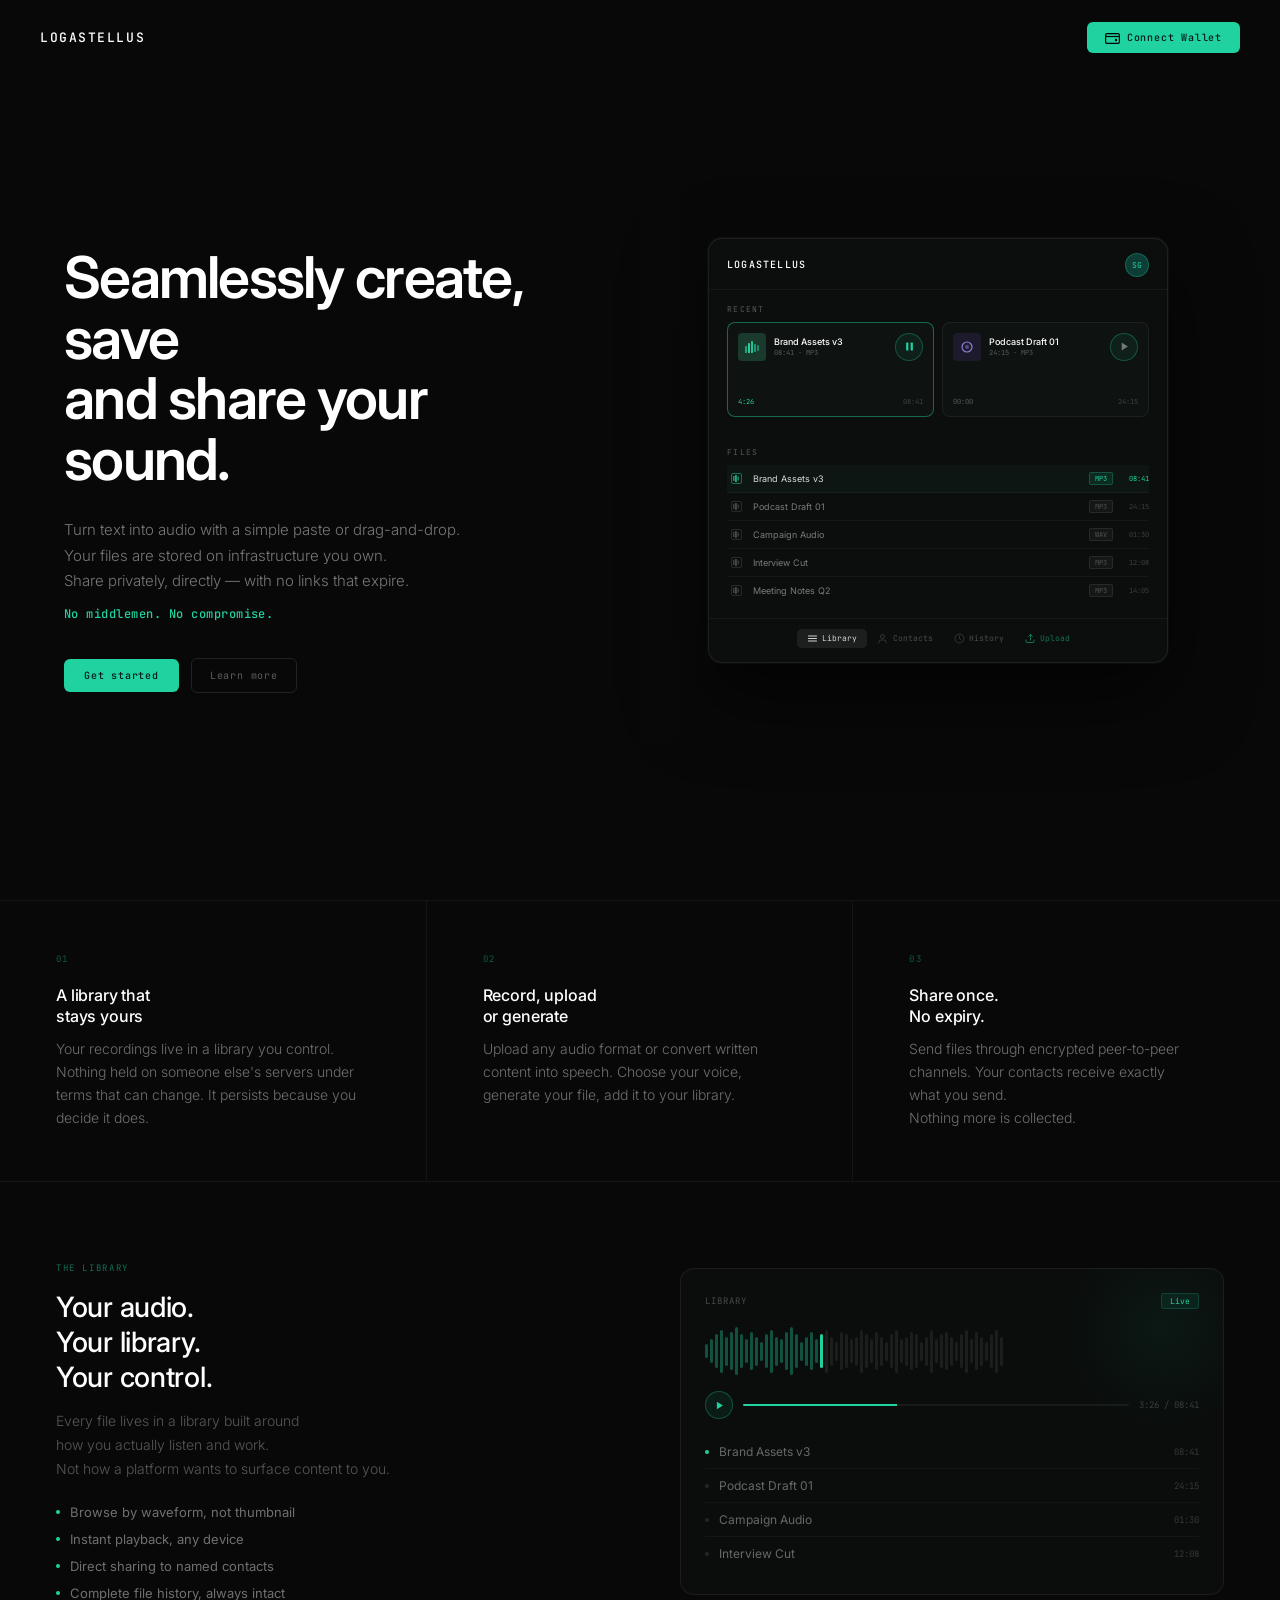
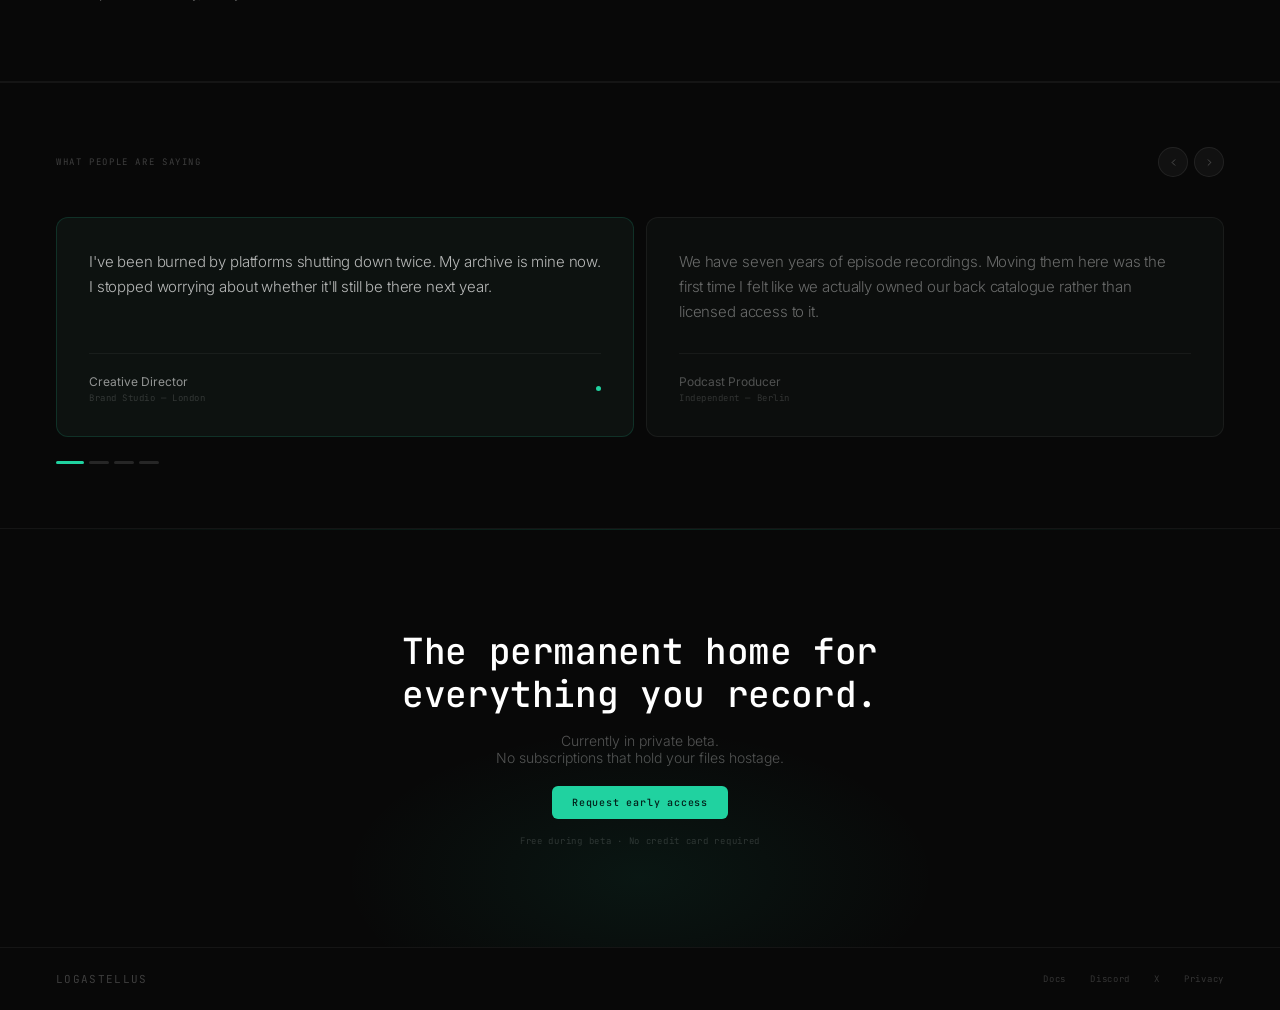
<file: logastellus-prototype_15.html>
<!DOCTYPE html>
<html lang="en">
<head>
<meta charset="UTF-8">
<meta name="viewport" content="width=device-width, initial-scale=1.0">
<title>Logastellus</title>
<link rel="preconnect" href="https://fonts.googleapis.com">
<link href="https://fonts.googleapis.com/css2?family=JetBrains+Mono:wght@400;500&family=Inter:wght@300;400;500&display=swap" rel="stylesheet">
<style>
*{box-sizing:border-box;margin:0;padding:0}
html{scroll-behavior:smooth}
body{background:#080808;color:#e8e8e8;font-family:'Inter',sans-serif;overflow-x:hidden}

/* NAV */
nav{
  display:flex;align-items:center;justify-content:space-between;
  padding:24px 56px;
  position:absolute;top:0;left:0;right:0;z-index:20;
}
.nav-logo{font-family:'JetBrains Mono',monospace;font-size:13px;font-weight:500;letter-spacing:0.12em;color:#fff}
.nav-cta{
  font-family:'JetBrains Mono',monospace;font-size:10px;letter-spacing:0.08em;
  padding:9px 18px;background:#20d2a0;color:#001a15;border:none;border-radius:6px;
  cursor:pointer;font-weight:500;transition:background 0.15s;
  display:flex;align-items:center;gap:7px;
}
.nav-cta:hover{background:#1bbf91}

/* HERO */
.hero{
  display:grid;grid-template-columns:1fr 1fr;
  min-height:100vh;background:#080808;
  align-items:center;overflow:hidden;
  padding:0;gap:0;
}

/* Stone: positioned right, doesn't fill the frame */


/* Fade left edge of stone into background */

/* Fade bottom of stone */
.hero-fade-bottom{
  position:absolute;bottom:0;left:0;right:0;height:28%;
  background:linear-gradient(to top,#080808,transparent);
  pointer-events:none;z-index:2;
}

/* Hero text — left column */
.hero-content{
  display:flex;flex-direction:column;justify-content:center;
  padding:120px 56px 80px 64px;
  z-index:5;
}
.hero-headline{
  font-family:'Inter',sans-serif;
  font-size:clamp(40px,4.5vw,68px);font-weight:500;
  line-height:1.05;letter-spacing:-0.03em;font-weight:600;
  color:#fff;margin-bottom:28px;
  word-spacing:normal;
}
.hero-body{
  font-size:15px;color:rgba(255,255,255,0.45);
  line-height:1.7;font-weight:300;
  max-width:440px;margin-bottom:12px;
  font-family:'Inter',sans-serif;
}
.hero-stamp{
  font-family:'JetBrains Mono',monospace;
  font-size:12px;color:#20d2a0;font-weight:500;
  margin-bottom:36px;letter-spacing:0.04em;
}

/* HERO RIGHT COLUMN */
.hero-right{
  display:flex;align-items:center;justify-content:center;
  padding:80px 64px 80px 20px;
  position:relative;
}
.hero-right::before{
  content:'';position:absolute;
  left:0;top:0;bottom:0;width:80px;
  background:linear-gradient(to right,#080808,transparent);
  pointer-events:none;z-index:2;
}
.hero-app-mock{
  width:100%;max-width:460px;
  background:#0c0e0d;
  border:1px solid rgba(255,255,255,0.08);
  border-radius:14px;
  overflow:hidden;
  box-shadow:0 32px 80px rgba(0,0,0,0.6),0 0 0 1px rgba(255,255,255,0.04);
  position:relative;
}

/* Mock topbar */
.mock-topbar{
  display:flex;align-items:center;justify-content:space-between;
  padding:14px 18px 12px;
  border-bottom:1px solid rgba(255,255,255,0.05);
}
.mock-wordmark{
  font-family:'JetBrains Mono',monospace;font-size:10px;
  font-weight:500;letter-spacing:0.12em;color:#fff;
}
.mock-avatar{
  width:24px;height:24px;border-radius:50%;
  background:#0d3d35;border:1px solid rgba(32,210,160,0.3);
  display:flex;align-items:center;justify-content:center;
  font-size:8px;color:#20d2a0;font-family:'JetBrains Mono',monospace;
}

/* Mock section labels */
.mock-section-label{
  font-family:'JetBrains Mono',monospace;font-size:8px;
  letter-spacing:0.16em;color:rgba(255,255,255,0.3);
  text-transform:uppercase;padding:14px 18px 8px;
}

/* Mock cards */
.mock-cards{
  display:flex;gap:8px;padding:0 18px 0;
  overflow:hidden;
}
.mock-card{
  flex:0 0 calc(50% - 4px);
  background:#0e1210;
  border:1px solid rgba(255,255,255,0.06);
  border-radius:8px;padding:10px;
  transition:border-color 0.2s;
}
.mock-card-active{border-color:rgba(32,210,160,0.4);}
.mock-card-top{display:flex;align-items:center;gap:8px;margin-bottom:8px}
.mock-thumb{
  width:28px;height:28px;border-radius:4px;flex-shrink:0;
  display:flex;align-items:center;justify-content:center;
}
.mock-card-meta{flex:1;min-width:0}
.mock-card-title{font-size:9px;font-weight:500;color:#fff;white-space:nowrap;overflow:hidden;text-overflow:ellipsis;margin-bottom:1px}
.mock-card-sub{font-family:'JetBrains Mono',monospace;font-size:7px;color:rgba(255,255,255,0.3)}
.mock-play-btn{
  width:20px;height:20px;border-radius:50%;
  border:1px solid rgba(32,210,160,0.3);flex-shrink:0;
  display:flex;align-items:center;justify-content:center;
}
.mock-wave-row{height:22px;margin-bottom:6px}
.mock-times{display:flex;justify-content:space-between}
.mock-time-current{font-family:'JetBrains Mono',monospace;font-size:7px;color:#20d2a0}
.mock-time-total{font-family:'JetBrains Mono',monospace;font-size:7px;color:rgba(255,255,255,0.2)}

/* Mock files table */
.mock-files{padding:0 18px;display:flex;flex-direction:column;gap:0}
.mock-file-row{
  display:flex;align-items:center;gap:8px;
  padding:7px 0;
  border-bottom:1px solid rgba(255,255,255,0.04);
}
.mock-file-row:last-child{border-bottom:none}
.mock-file-playing .mock-file-name{color:rgba(255,255,255,0.85)}
.mock-file-playing .mock-file-badge{background:rgba(32,210,160,0.1);border-color:rgba(32,210,160,0.25);color:#20d2a0}
.mock-file-playing .mock-file-dur{color:#20d2a0}
.mock-file-icon{flex-shrink:0;width:18px;display:flex;align-items:center;justify-content:center}
.mock-file-name{flex:1;font-size:9px;color:rgba(255,255,255,0.5);white-space:nowrap;overflow:hidden;text-overflow:ellipsis}
.mock-file-badge{
  font-family:'JetBrains Mono',monospace;font-size:7px;
  padding:1px 5px;border-radius:2px;
  background:rgba(255,255,255,0.04);border:1px solid rgba(255,255,255,0.08);
  color:rgba(255,255,255,0.25);flex-shrink:0;
}
.mock-file-dur{font-family:'JetBrains Mono',monospace;font-size:7px;color:rgba(255,255,255,0.2);flex-shrink:0;min-width:28px;text-align:right}

/* Mock bottom nav */
.mock-nav{
  display:flex;justify-content:center;
  padding:10px 18px 14px;
  border-top:1px solid rgba(255,255,255,0.05);
  margin-top:14px;gap:1px;
}
.mock-nav-inner{
  display:flex;gap:1px;background:rgba(255,255,255,0.04);
  border:1px solid rgba(255,255,255,0.07);border-radius:7px;padding:2px;
}
.mock-nav-item{
  display:flex;align-items:center;gap:4px;
  font-family:'JetBrains Mono',monospace;font-size:8px;
  color:rgba(255,255,255,0.25);padding:4px 10px;border-radius:5px;
  white-space:nowrap;
}
.mock-nav-item svg{flex-shrink:0;opacity:0.6}
.mock-nav-active{background:rgba(255,255,255,0.07);color:rgba(255,255,255,0.8)}
.mock-nav-active svg{opacity:1}
.mock-nav-upload{color:rgba(32,210,160,0.5)}
.mock-nav-upload svg{opacity:1;stroke:rgba(32,210,160,0.5) !important}

/* Hero waveform animation */
@keyframes mockWaveAnim{
  0%,100%{transform:scaleY(0.6)}
  50%{transform:scaleY(1)}
}

.hero-actions{display:flex;align-items:center;gap:12px}

/* Floating card */
.float-card{
  display:none;/* hidden — replaced by product mockup */
}
.fc-label{font-family:'JetBrains Mono',monospace;font-size:8px;letter-spacing:0.12em;color:rgba(255,255,255,0.28);margin-bottom:5px;text-transform:uppercase}
.fc-title{font-size:12px;color:#fff;font-weight:500;margin-bottom:9px;white-space:nowrap;overflow:hidden;text-overflow:ellipsis}
.fc-wave{height:22px;display:flex;align-items:center;gap:1.5px;margin-bottom:7px}
.fc-bar{width:2.5px;border-radius:1px;background:rgba(255,255,255,0.08)}
.fc-bar.lit{background:#20d2a0}
.fc-meta{display:flex;justify-content:space-between}
.fc-time{font-family:'JetBrains Mono',monospace;font-size:9px;color:#20d2a0}
.fc-dur{font-family:'JetBrains Mono',monospace;font-size:9px;color:rgba(255,255,255,0.18)}

/* Shared buttons */
.btn-p{font-family:'JetBrains Mono',monospace;font-size:10px;letter-spacing:0.08em;padding:10px 20px;background:#20d2a0;color:#001a15;border:none;border-radius:6px;cursor:pointer;font-weight:500;transition:background 0.15s}
.btn-p:hover{background:#1bbf91}
.btn-s{
  font-family:'JetBrains Mono',monospace;font-size:10px;letter-spacing:0.08em;
  padding:10px 18px;background:transparent;color:rgba(255,255,255,0.35);
  border:1px solid rgba(255,255,255,0.1);border-radius:6px;
  cursor:pointer;transition:all 0.15s;
}
.btn-s:hover{color:rgba(255,255,255,0.7);border-color:rgba(255,255,255,0.25)}

/* FEATURES */
.features{
  display:grid;grid-template-columns:repeat(3,1fr);
  border-top:1px solid rgba(255,255,255,0.05);
  border-bottom:1px solid rgba(255,255,255,0.05);
}
.feature{padding:52px 56px;border-right:1px solid rgba(255,255,255,0.05)}
.feature:last-child{border-right:none}
.feature-num{font-family:'JetBrains Mono',monospace;font-size:9px;color:rgba(32,210,160,0.4);letter-spacing:0.14em;margin-bottom:20px}
.feature-title{font-size:16px;font-weight:500;color:#fff;margin-bottom:10px;letter-spacing:-0.01em;line-height:1.3}
.feature-body{font-size:14px;color:rgba(255,255,255,0.42);line-height:1.65;font-weight:300}

/* PRODUCT */
.product{
  display:grid;grid-template-columns:1fr 1fr;gap:80px;
  padding:80px 56px;align-items:center;
  border-bottom:1px solid rgba(255,255,255,0.05);
}
.product-label{font-family:'JetBrains Mono',monospace;font-size:9px;letter-spacing:0.18em;color:rgba(32,210,160,0.5);text-transform:uppercase;margin-bottom:16px}
.product-headline{font-size:28px;font-weight:500;color:#fff;line-height:1.25;letter-spacing:-0.01em;margin-bottom:14px}
.product-body{font-size:14px;color:rgba(255,255,255,0.32);line-height:1.7;font-weight:300;margin-bottom:24px}
.plist{display:flex;flex-direction:column;gap:11px}
.plist-item{display:flex;align-items:center;gap:10px;font-size:13px;color:rgba(255,255,255,0.42)}
.pli-dot{width:4px;height:4px;border-radius:50%;background:#20d2a0;flex-shrink:0}

.mock{background:#0a0d0c;border:1px solid rgba(255,255,255,0.07);border-radius:14px;padding:24px;position:relative;overflow:hidden}
.mock-glow{position:absolute;top:-40px;right:-40px;width:200px;height:200px;border-radius:50%;background:radial-gradient(ellipse,rgba(32,210,160,0.06) 0%,transparent 70%);pointer-events:none}
.mock-header{display:flex;align-items:center;justify-content:space-between;margin-bottom:16px}
.mock-hl{font-family:'JetBrains Mono',monospace;font-size:9px;letter-spacing:0.12em;color:rgba(255,255,255,0.25);text-transform:uppercase}
.mock-badge{font-family:'JetBrains Mono',monospace;font-size:8px;color:#20d2a0;background:rgba(32,210,160,0.08);border:1px solid rgba(32,210,160,0.18);border-radius:3px;padding:2px 8px}
.mock-wave{height:52px;display:flex;align-items:center;gap:2px;margin-bottom:14px}
.mbar{border-radius:1.5px;background:rgba(255,255,255,0.07);flex-shrink:0}
.mbar.played{background:rgba(32,210,160,0.35)}
.mbar.active{background:#20d2a0}
.mock-ctrl{display:flex;align-items:center;gap:10px;margin-bottom:16px}
.mock-play-btn{width:28px;height:28px;border-radius:50%;border:1px solid rgba(32,210,160,0.3);background:rgba(32,210,160,0.07);display:flex;align-items:center;justify-content:center;flex-shrink:0}
.mock-play-btn svg{width:9px;height:9px;fill:#20d2a0;margin-left:1px}
.mock-prog{flex:1;height:1.5px;background:rgba(255,255,255,0.06);border-radius:1px;overflow:hidden}
.mock-prog-fill{height:100%;background:#20d2a0}
.mock-t{font-family:'JetBrains Mono',monospace;font-size:9px;color:rgba(255,255,255,0.2)}
.mfile{display:flex;align-items:center;gap:10px;padding:9px 0;border-bottom:1px solid rgba(255,255,255,0.04)}
.mfile:last-child{border:none}
.mfile-dot{width:4px;height:4px;border-radius:50%;background:rgba(255,255,255,0.1);flex-shrink:0}
.mfile-dot.on{background:#20d2a0}
.mfile-name{flex:1;font-size:12px;color:rgba(255,255,255,0.38)}
.mfile-dur{font-family:'JetBrains Mono',monospace;font-size:9px;color:rgba(255,255,255,0.18)}

.quote-section{
  padding:64px 0;
  border-bottom:1px solid rgba(255,255,255,0.05);
  border-top:1px solid rgba(255,255,255,0.05);
  overflow:hidden;
}
.carousel-header{
  display:flex;align-items:center;justify-content:space-between;
  padding:0 56px;margin-bottom:40px;
}
.carousel-label{
  font-family:'JetBrains Mono',monospace;font-size:9px;
  letter-spacing:0.18em;color:rgba(255,255,255,0.22);
  text-transform:uppercase;
}
.carousel-controls{display:flex;align-items:center;gap:6px}
.carousel-btn{
  width:30px;height:30px;border-radius:50%;
  background:rgba(255,255,255,0.04);
  border:1px solid rgba(255,255,255,0.07);
  display:flex;align-items:center;justify-content:center;
  cursor:pointer;transition:all 0.15s;
}
.carousel-btn:hover{background:rgba(255,255,255,0.08);border-color:rgba(255,255,255,0.14)}
.carousel-btn svg{width:11px;height:11px;stroke:rgba(255,255,255,0.35);fill:none;stroke-width:1.5;stroke-linecap:round;stroke-linejoin:round}
.carousel-track-wrap{padding:0 56px;overflow:hidden}
.carousel-track{
  display:flex;gap:12px;
  transition:transform 0.5s cubic-bezier(0.4,0,0.2,1);
}
.carousel-slide{
  flex:0 0 calc(50% - 6px);
  background:#0c0e0d;
  border:1px solid rgba(255,255,255,0.06);
  border-radius:12px;
  padding:32px;
  display:flex;flex-direction:column;
  min-height:180px;
  transition:border-color 0.4s,background 0.4s;
}
.carousel-slide.active{border-color:rgba(32,210,160,0.16);background:#0d1210}
.slide-quote{
  font-size:15px;font-weight:300;
  color:rgba(255,255,255,0.38);
  line-height:1.65;letter-spacing:-0.01em;
  flex:1;margin-bottom:28px;
  transition:color 0.4s;
}
.carousel-slide.active .slide-quote{color:rgba(255,255,255,0.7)}
.slide-footer{
  display:flex;align-items:center;justify-content:space-between;
  padding-top:20px;
  border-top:1px solid rgba(255,255,255,0.05);
}
.slide-person{display:flex;flex-direction:column;gap:3px}
.slide-name{font-size:12px;font-weight:400;color:rgba(255,255,255,0.28);transition:color 0.4s}
.carousel-slide.active .slide-name{color:rgba(255,255,255,0.55)}
.slide-role{font-family:'JetBrains Mono',monospace;font-size:9px;color:rgba(255,255,255,0.16);letter-spacing:0.06em}
.slide-teal-dot{width:5px;height:5px;border-radius:50%;background:#20d2a0;opacity:0;transition:opacity 0.4s}
.carousel-slide.active .slide-teal-dot{opacity:1}
.carousel-dots{display:flex;align-items:center;gap:5px;padding:24px 56px 0}
.cdot{height:3px;border-radius:2px;background:rgba(255,255,255,0.12);cursor:pointer;transition:all 0.3s;width:20px}
.cdot.active{background:#20d2a0;width:28px}

/* CTA */
.cta{
  padding:100px 56px;
  display:flex;flex-direction:column;align-items:center;gap:16px;
  position:relative;overflow:hidden;
}
.cta-glow{
  position:absolute;bottom:-80px;left:50%;transform:translateX(-50%);
  width:600px;height:300px;border-radius:50%;
  background:radial-gradient(ellipse,rgba(32,210,160,0.07) 0%,transparent 70%);
  pointer-events:none;
}
.cta h2{
  font-family:'JetBrains Mono',monospace;
  font-size:36px;font-weight:500;color:#fff;
  text-align:center;letter-spacing:-0.01em;line-height:1.2;
  position:relative;z-index:1;
}
.cta-sub{font-size:14px;color:rgba(255,255,255,0.3);text-align:center;font-weight:300;margin-bottom:4px}
.cta-hint{font-family:'JetBrains Mono',monospace;font-size:9px;color:rgba(255,255,255,0.16);letter-spacing:0.08em}

footer{
  padding:24px 56px;
  border-top:1px solid rgba(255,255,255,0.05);
  display:flex;align-items:center;justify-content:space-between;
}
.footer-logo{font-family:'JetBrains Mono',monospace;font-size:11px;color:rgba(255,255,255,0.22);letter-spacing:0.12em}
.footer-links{display:flex;gap:24px}
.flink{font-family:'JetBrains Mono',monospace;font-size:9px;color:rgba(255,255,255,0.18);cursor:pointer;letter-spacing:0.08em;transition:color 0.15s;text-decoration:none}
.flink:hover{color:rgba(255,255,255,0.5)}
</style>
<style>
@media(max-width:767px){
  nav{padding:16px 20px !important}
  .hero{grid-template-columns:1fr !important;min-height:auto !important}
  .hero-right{display:none !important}
  .hero-content{padding:80px 24px 60px !important}
  .hero-headline{font-size:32px !important}
  .features{grid-template-columns:1fr !important}
  .feature{border-right:none !important;border-bottom:1px solid rgba(255,255,255,0.05)}
  .product{grid-template-columns:1fr !important;padding:40px 20px !important;gap:32px !important}
  .cta{padding:48px 20px !important}
  footer{padding:20px !important;flex-direction:column;gap:16px;align-items:flex-start}
  .quote-section{padding:48px 20px !important}
  .carousel-track-wrap{padding:0 20px !important}
  .carousel-slide{flex:0 0 85vw !important}
  .carousel-header{padding:0 20px !important}
  .carousel-dots{padding:20px 20px 0 !important}
}
.feature,.carousel-slide{transition:opacity 0.5s ease,transform 0.5s ease}
</style>
</head>
<body>

<nav>
  <span class="nav-logo">LOGASTELLUS</span>
  <button class="nav-cta" onclick="enterApp()"><svg width="15" height="13" viewBox="0 0 15 13" fill="none" style="flex-shrink:0"><rect x="0.6" y="2.6" width="13.8" height="9.8" rx="1.4" stroke="black" stroke-width="1.2"/><line x1="0.6" y1="5.5" x2="14.4" y2="5.5" stroke="black" stroke-width="1.2"/><circle cx="11" cy="9" r="1.2" fill="black"/></svg> Connect Wallet</button>
</nav>

<section class="hero">
  
  <div class="hero-content">
    <div class="hero-headline">Seamlessly create, save<br>and share your sound.</div>
    <p class="hero-body">Turn text into audio with a simple paste or drag-and-drop.<br>Your files are stored on infrastructure you own.<br>Share privately, directly — with no links that expire.</p>
    <div class="hero-stamp">No middlemen. No compromise.</div>
    <div class="hero-actions">
      <button class="btn-p" onclick="enterApp()">Get started</button>
      <button class="btn-s" onclick="document.getElementById('features').scrollIntoView({behavior:'smooth'})">Learn more</button>
    </div>
  </div>
  <div class="hero-right">
    <div class="hero-app-mock">

      <!-- Mini topbar -->
      <div class="mock-topbar">
        <span class="mock-wordmark">LOGASTELLUS</span>
        <div class="mock-avatar">SG</div>
      </div>

      <!-- Recent label -->
      <div class="mock-section-label">Recent</div>

      <!-- Recent cards row -->
      <div class="mock-cards">
        <div class="mock-card mock-card-active" id="mockCard0" style="cursor:pointer;transition:border-color 0.2s">
          <div class="mock-card-top">
            <div class="mock-thumb" style="background:#1a3a2e">
              <svg width="16" height="16" viewBox="0 0 16 16"><rect x="1" y="7" width="2" height="7" fill="#20d2a0" opacity="0.7" rx="0.4"/><rect x="4" y="4" width="2" height="10" fill="#20d2a0" rx="0.4"/><rect x="7" y="2" width="2" height="12" fill="#20d2a0" opacity="0.9" rx="0.4"/><rect x="10" y="5" width="2" height="8" fill="#20d2a0" opacity="0.6" rx="0.4"/><rect x="13" y="6" width="2" height="6" fill="#20d2a0" opacity="0.5" rx="0.4"/></svg>
            </div>
            <div class="mock-card-meta">
              <div class="mock-card-title">Brand Assets v3</div>
              <div class="mock-card-sub">08:41 · MP3</div>
            </div>
            <div class="mock-play-btn" id="mockPlayBtn0"><svg width="7" height="8" viewBox="0 0 7 8" fill="none"><rect x="0.5" y="0.5" width="2" height="7" rx="0.5" fill="#20d2a0"/><rect x="4.5" y="0.5" width="2" height="7" rx="0.5" fill="#20d2a0"/></svg></div>
          </div>
          <div class="mock-wave-row" id="mockWave0"></div>
          <div class="mock-times"><span class="mock-time-current" id="mockTime0">04:11</span><span class="mock-time-total">08:41</span></div>
        </div>
        <div class="mock-card" id="mockCard1" style="cursor:pointer;transition:border-color 0.2s">
          <div class="mock-card-top">
            <div class="mock-thumb" style="background:#1e1a2e">
              <svg width="16" height="16" viewBox="0 0 16 16"><circle cx="8" cy="8" r="5" fill="none" stroke="#8b7fd4" stroke-width="1.2"/><circle cx="8" cy="8" r="2" fill="#8b7fd4" opacity="0.5"/></svg>
            </div>
            <div class="mock-card-meta">
              <div class="mock-card-title">Podcast Draft 01</div>
              <div class="mock-card-sub">24:15 · MP3</div>
            </div>
            <div class="mock-play-btn" id="mockPlayBtn1"><svg width="7" height="8" viewBox="0 0 7 8" fill="none"><path d="M1 0.5L6.5 4L1 7.5V0.5Z" fill="rgba(255,255,255,0.4)"/></svg></div>
          </div>
          <div class="mock-wave-row" id="mockWave1"></div>
          <div class="mock-times"><span class="mock-time-current" id="mockTime1" style="color:rgba(255,255,255,0.3)">00:00</span><span class="mock-time-total">24:15</span></div>
        </div>
      </div>

      <!-- Files label + table -->
      <div class="mock-section-label" style="margin-top:16px">Files</div>
      <div class="mock-files">
        <div class="mock-file-row mock-file-playing">
          <div class="mock-file-icon">
            <svg width="11" height="11" viewBox="0 0 11 11" fill="none"><rect x="0.5" y="0.5" width="10" height="10" rx="1.5" stroke="rgba(32,210,160,0.6)" stroke-width="0.8"/><rect x="2" y="3" width="1.5" height="5" rx="0.3" fill="#20d2a0" opacity="0.7"/><rect x="4.2" y="2" width="1.5" height="7" rx="0.3" fill="#20d2a0"/><rect x="6.5" y="3.5" width="1.5" height="4" rx="0.3" fill="#20d2a0" opacity="0.6"/></svg>
          </div>
          <div class="mock-file-name">Brand Assets v3</div>
          <div class="mock-file-badge">MP3</div>
          <div class="mock-file-dur">08:41</div>
        </div>
        <div class="mock-file-row">
          <div class="mock-file-icon"><svg width="11" height="11" viewBox="0 0 11 11" fill="none"><rect x="0.5" y="0.5" width="10" height="10" rx="1.5" stroke="rgba(255,255,255,0.15)" stroke-width="0.8"/><rect x="2" y="3" width="1.5" height="5" rx="0.3" fill="rgba(255,255,255,0.3)" opacity="0.7"/><rect x="4.2" y="2" width="1.5" height="7" rx="0.3" fill="rgba(255,255,255,0.3)"/><rect x="6.5" y="3.5" width="1.5" height="4" rx="0.3" fill="rgba(255,255,255,0.3)" opacity="0.6"/></svg></div>
          <div class="mock-file-name">Podcast Draft 01</div>
          <div class="mock-file-badge">MP3</div>
          <div class="mock-file-dur">24:15</div>
        </div>
        <div class="mock-file-row">
          <div class="mock-file-icon"><svg width="11" height="11" viewBox="0 0 11 11" fill="none"><rect x="0.5" y="0.5" width="10" height="10" rx="1.5" stroke="rgba(255,255,255,0.15)" stroke-width="0.8"/><rect x="2" y="3" width="1.5" height="5" rx="0.3" fill="rgba(255,255,255,0.3)" opacity="0.7"/><rect x="4.2" y="2" width="1.5" height="7" rx="0.3" fill="rgba(255,255,255,0.3)"/><rect x="6.5" y="3.5" width="1.5" height="4" rx="0.3" fill="rgba(255,255,255,0.3)" opacity="0.6"/></svg></div>
          <div class="mock-file-name">Campaign Audio</div>
          <div class="mock-file-badge">WAV</div>
          <div class="mock-file-dur">01:30</div>
        </div>
        <div class="mock-file-row">
          <div class="mock-file-icon"><svg width="11" height="11" viewBox="0 0 11 11" fill="none"><rect x="0.5" y="0.5" width="10" height="10" rx="1.5" stroke="rgba(255,255,255,0.15)" stroke-width="0.8"/><rect x="2" y="3" width="1.5" height="5" rx="0.3" fill="rgba(255,255,255,0.3)" opacity="0.7"/><rect x="4.2" y="2" width="1.5" height="7" rx="0.3" fill="rgba(255,255,255,0.3)"/><rect x="6.5" y="3.5" width="1.5" height="4" rx="0.3" fill="rgba(255,255,255,0.3)" opacity="0.6"/></svg></div>
          <div class="mock-file-name">Interview Cut</div>
          <div class="mock-file-badge">MP3</div>
          <div class="mock-file-dur">12:08</div>
        </div>
        <div class="mock-file-row">
          <div class="mock-file-icon"><svg width="11" height="11" viewBox="0 0 11 11" fill="none"><rect x="0.5" y="0.5" width="10" height="10" rx="1.5" stroke="rgba(255,255,255,0.15)" stroke-width="0.8"/><rect x="2" y="3" width="1.5" height="5" rx="0.3" fill="rgba(255,255,255,0.3)" opacity="0.7"/><rect x="4.2" y="2" width="1.5" height="7" rx="0.3" fill="rgba(255,255,255,0.3)"/><rect x="6.5" y="3.5" width="1.5" height="4" rx="0.3" fill="rgba(255,255,255,0.3)" opacity="0.6"/></svg></div>
          <div class="mock-file-name">Meeting Notes Q2</div>
          <div class="mock-file-badge">MP3</div>
          <div class="mock-file-dur">14:05</div>
        </div>
      </div>

      <!-- Bottom nav -->
      <div class="mock-nav">
        <div class="mock-nav-item mock-nav-active" data-screen="library"><svg width="11" height="11" viewBox="0 0 11 11" fill="none"><path d="M1.5 3h8M1.5 5.5h8M1.5 8h8" stroke="currentColor" stroke-width="1" stroke-linecap="round"/></svg><span>Library</span></div>
        <div class="mock-nav-item" data-screen="contacts"><svg width="11" height="11" viewBox="0 0 11 11" fill="none"><path d="M8 10v-1a2 2 0 00-2-2H3a2 2 0 00-2 2v1" stroke="currentColor" stroke-width="1" stroke-linecap="round"/><circle cx="4.5" cy="3.5" r="2" stroke="currentColor" stroke-width="1"/></svg><span>Contacts</span></div>
        <div class="mock-nav-item" data-screen="history"><svg width="11" height="11" viewBox="0 0 11 11" fill="none"><circle cx="5.5" cy="5.5" r="4.5" stroke="currentColor" stroke-width="1"/><path d="M5.5 3v2.5L7 7" stroke="currentColor" stroke-width="1" stroke-linecap="round"/></svg><span>History</span></div>
        <div class="mock-nav-item mock-nav-upload" data-screen="upload"><svg width="11" height="11" viewBox="0 0 11 11" fill="none"><path d="M9 7v1.5a1 1 0 01-1 1H2a1 1 0 01-1-1V7" stroke="currentColor" stroke-width="1" stroke-linecap="round"/><path d="M7.5 3.5L5.5 1.5 3.5 3.5" stroke="currentColor" stroke-width="1" stroke-linecap="round" stroke-linejoin="round"/><line x1="5.5" y1="1.5" x2="5.5" y2="7" stroke="currentColor" stroke-width="1" stroke-linecap="round"/></svg><span>Upload</span></div>
      </div>

    </div>
  </div>
</section>

<section class="features" id="features">
  <div class="feature">
    <div class="feature-num">01</div>
    <div class="feature-title">A library that<br>stays yours</div>
    <div class="feature-body">Your recordings live in a library you control. Nothing held on someone else's servers under terms that can change. It persists because you decide it does.</div>
  </div>
  <div class="feature">
    <div class="feature-num">02</div>
    <div class="feature-title">Record, upload<br>or generate</div>
    <div class="feature-body">Upload any audio format or convert written<br>content into speech. Choose your voice,<br>generate your file, add it to your library.</div>
  </div>
  <div class="feature">
    <div class="feature-num">03</div>
    <div class="feature-title">Share once.<br>No expiry.</div>
    <div class="feature-body">Send files through encrypted peer-to-peer<br>channels. Your contacts receive exactly<br>what you send.<br>Nothing more is collected.</div>
  </div>
</section>

<section class="product">
  <div>
    <div class="product-label">The library</div>
    <div class="product-headline">Your audio.<br>Your library.<br>Your control.</div>
    <p class="product-body">Every file lives in a library built around<br>how you actually listen and work.<br>Not how a platform wants to surface content to you.</p>
    <div class="plist">
      <div class="plist-item"><div class="pli-dot"></div>Browse by waveform, not thumbnail</div>
      <div class="plist-item"><div class="pli-dot"></div>Instant playback, any device</div>
      <div class="plist-item"><div class="pli-dot"></div>Direct sharing to named contacts</div>
      <div class="plist-item"><div class="pli-dot"></div>Complete file history, always intact</div>
    </div>
  </div>
  <div class="mock">
    <div class="mock-glow"></div>
    <div class="mock-header">
      <span class="mock-hl">Library</span>
      <span class="mock-badge">Live</span>
    </div>
    <div class="mock-wave" id="mockWave"></div>
    <div class="mock-ctrl">
      <div class="mock-play-btn"><svg viewBox="0 0 10 12"><path d="M1.5 1L9.5 6L1.5 11V1Z"/></svg></div>
      <div class="mock-prog"><div class="mock-prog-fill" id="mockFill"></div></div>
      <span class="mock-t" id="mockTime">03:22 / 08:41</span>
    </div>
    <div>
      <div class="mfile"><div class="mfile-dot on"></div><div class="mfile-name">Brand Assets v3</div><div class="mfile-dur">08:41</div></div>
      <div class="mfile"><div class="mfile-dot"></div><div class="mfile-name">Podcast Draft 01</div><div class="mfile-dur">24:15</div></div>
      <div class="mfile"><div class="mfile-dot"></div><div class="mfile-name">Campaign Audio</div><div class="mfile-dur">01:30</div></div>
      <div class="mfile"><div class="mfile-dot"></div><div class="mfile-name">Interview Cut</div><div class="mfile-dur">12:08</div></div>
    </div>
  </div>
</section>

<section class="quote-section">
  <div class="carousel-header">
    <span class="carousel-label">What people are saying</span>
    <div class="carousel-controls">
      <button class="carousel-btn" id="prevBtn" onclick="carouselPrev()">
        <svg viewBox="0 0 24 24"><polyline points="15 18 9 12 15 6"/></svg>
      </button>
      <button class="carousel-btn" id="nextBtn" onclick="carouselNext()">
        <svg viewBox="0 0 24 24"><polyline points="9 18 15 12 9 6"/></svg>
      </button>
    </div>
  </div>
  <div class="carousel-track-wrap">
    <div class="carousel-track" id="carouselTrack">
      <div class="carousel-slide active">
        <p class="slide-quote">I've been burned by platforms shutting down twice. My archive is mine now. I stopped worrying about whether it'll still be there next year.</p>
        <div class="slide-footer">
          <div class="slide-person">
            <div class="slide-name">Creative Director</div>
            <div class="slide-role">Brand Studio — London</div>
          </div>
          <div class="slide-teal-dot"></div>
        </div>
      </div>
      <div class="carousel-slide">
        <p class="slide-quote">We have seven years of episode recordings. Moving them here was the first time I felt like we actually owned our back catalogue rather than licensed access to it.</p>
        <div class="slide-footer">
          <div class="slide-person">
            <div class="slide-name">Podcast Producer</div>
            <div class="slide-role">Independent — Berlin</div>
          </div>
          <div class="slide-teal-dot"></div>
        </div>
      </div>
      <div class="carousel-slide">
        <p class="slide-quote">Client deliverables used to be a mess of Dropbox links and re-upload requests. Now I send once and it's still there six months later. That's all I needed.</p>
        <div class="slide-footer">
          <div class="slide-person">
            <div class="slide-name">Sound Designer</div>
            <div class="slide-role">Freelance — New York</div>
          </div>
          <div class="slide-teal-dot"></div>
        </div>
      </div>
      <div class="carousel-slide">
        <p class="slide-quote">I work with researchers who need to cite audio sources years after a project ends. Logastellus is the first tool where I can genuinely promise a recording will still be there in five years.</p>
        <div class="slide-footer">
          <div class="slide-person">
            <div class="slide-name">Audio Archivist</div>
            <div class="slide-role">Research Institute — Edinburgh</div>
          </div>
          <div class="slide-teal-dot"></div>
        </div>
      </div>
    </div>
  </div>
  <div class="carousel-dots">
    <div class="cdot active" onclick="carouselGo(0)"></div>
    <div class="cdot" onclick="carouselGo(1)"></div>
    <div class="cdot" onclick="carouselGo(2)"></div>
    <div class="cdot" onclick="carouselGo(3)"></div>
  </div>
</section>

<div style="height:1px;background:linear-gradient(to right,transparent,rgba(32,210,160,0.15),transparent)"></div>
<section class="cta">
  <div class="cta-glow"></div>
  <h2>The permanent home for<br>everything you record.</h2>
  <p class="cta-sub">Currently in private beta.<br>No subscriptions that hold your files hostage.</p>
  <button class="btn-p" onclick="enterApp()">Request early access</button>
  <span class="cta-hint">Free during beta · No credit card required</span>
</section>

<footer>
  <span class="footer-logo">LOGASTELLUS</span>
  <div class="footer-links">
    <a class="flink" href="#">Docs</a>
    <a class="flink" href="#">Discord</a>
    <a class="flink" href="#">X</a>
    <a class="flink" href="#">Privacy</a>
  </div>
</footer>

<script>
const WAVE_H=[4,6,9,13,8,11,15,10,7,12,9,6,11,14,8,5,10,13,7,9,12,6,8,11,5,9,7,4,8,10];
function buildFcWave(){
  const w=document.getElementById('fcWave');if(!w)return;
  WAVE_H.forEach((h,i)=>{
    const b=document.createElement('div');
    b.className='fc-bar'+(i<14?' lit':'');
    b.style.height=h+'px';
    w.appendChild(b);
  });
}
const MOCK_D=[0.3,0.5,0.7,0.9,0.6,0.8,1,0.7,0.5,0.8,0.6,0.4,0.7,0.9,0.6,0.5,0.8,1,0.7,0.4,0.6,0.8,0.5,0.7,0.9,0.6,0.4,0.8,0.7,0.5,0.6,0.9,0.7,0.5,0.8,0.6,0.4,0.7,0.9,0.5,0.6,0.8,0.7,0.4,0.6,0.9,0.5,0.7,0.8,0.6,0.4,0.7,0.9,0.5,0.8,0.6,0.4,0.7,0.9,0.6];
function buildMockWave(){
  const w=document.getElementById('mockWave');if(!w)return;
  const pl=Math.floor(MOCK_D.length*0.38);
  MOCK_D.forEach((amp,i)=>{
    const b=document.createElement('div');
    b.className='mbar'+(i===pl?' active':i<pl?' played':'');
    b.style.width='3px';b.style.height=Math.max(3,amp*48)+'px';
    w.appendChild(b);
  });
}
let mp=0.38;
function animateMock(){
  mp+=0.0002;if(mp>1)mp=0;
  const fill=document.getElementById('mockFill');
  const te=document.getElementById('mockTime');
  if(fill)fill.style.width=Math.round(mp*100)+'%';
  if(te){const tot=521,cur=Math.floor(mp*tot);te.textContent=Math.floor(cur/60)+':'+String(cur%60).padStart(2,'0')+' / 08:41';}
  const bars=document.querySelectorAll('.mbar');
  const pl=Math.floor(bars.length*mp);
  bars.forEach((b,i)=>{b.className='mbar'+(i===pl?' active':i<pl?' played':'');});
  requestAnimationFrame(animateMock);
}
let fcS=134;
function animateFc(){
  fcS++;if(fcS>521)fcS=0;
  const el=document.getElementById('fcTime');
  if(el)el.textContent=Math.floor(fcS/60)+':'+String(fcS%60).padStart(2,'0');
  const bars=document.querySelectorAll('.fc-bar');
  const pl=Math.floor((fcS/521)*bars.length);
  bars.forEach((b,i)=>b.classList.toggle('lit',i<pl));
  setTimeout(animateFc,280);
}
buildFcWave();buildMockWave();animateMock();animateFc();

let carouselPos=0;
const C_TOTAL=4,C_VISIBLE=2,C_MAX=C_TOTAL-C_VISIBLE;
function carouselUpdate(){
  const track=document.getElementById('carouselTrack');
  const slides=track.querySelectorAll('.carousel-slide');
  const dots=document.querySelectorAll('.cdot');
  const w=slides[0].offsetWidth+12;
  track.style.transform=`translateX(${-carouselPos*w}px)`;
  slides.forEach((s,i)=>s.classList.toggle('active',i===carouselPos));
  dots.forEach((d,i)=>d.classList.toggle('active',i===carouselPos));
}
function carouselNext(){carouselPos=carouselPos>=C_MAX?0:carouselPos+1;carouselUpdate();}
function carouselPrev(){carouselPos=carouselPos<=0?C_MAX:carouselPos-1;carouselUpdate();}
function carouselGo(i){carouselPos=Math.min(i,C_MAX);carouselUpdate();}


// ---- INTERACTIVE PRODUCT MOCKUP ----
(function(){
  var WF0=[0.3,0.5,0.8,0.6,0.9,0.7,0.4,0.6,0.8,0.5,0.7,0.9,0.6,0.4,0.7,0.8,0.5,0.6,0.9,0.7,0.5,0.3,0.6,0.8,0.7,0.4,0.6,0.8,0.9,0.7,0.5,0.6,0.8,0.6,0.4,0.7,0.9,0.6,0.5,0.8];
  var WF1=[0.5,0.3,0.6,0.4,0.7,0.5,0.8,0.4,0.6,0.7,0.5,0.3,0.6,0.8,0.5,0.4,0.7,0.6,0.3,0.5,0.8,0.6,0.4,0.7,0.5,0.6,0.4,0.8,0.6,0.5,0.3,0.7,0.6,0.4,0.5,0.8,0.6,0.3,0.5,0.7];

  var progs=[0.48,0];
  var playing=0; // which card is playing
  var tickerAF=null;
  var scrubbing=false;

  function drawWave(id,data,prog,accent,dim){
    var wrap=document.getElementById(id);
    if(!wrap)return;
    wrap.innerHTML='';
    var c=document.createElement('canvas');
    var w=wrap.offsetWidth||190;
    c.width=w;c.height=22;
    c.style.cssText='width:100%;height:22px;display:block;cursor:pointer';
    var ctx=c.getContext('2d');
    var bW=2,g=1.5,t=bW+g,count=Math.floor(w/t),px=prog*w;
    for(var i=0;i<count;i++){
      var x=i*t,dI=Math.floor((i/count)*data.length),amp=data[dI]||0.5;
      var bH=Math.max(2,amp*(c.height-4)),y=(c.height-bH)/2;
      var played=(x+bW)<px;
      if(dim){
        ctx.fillStyle=played?'rgba(255,255,255,0.2)':'rgba(255,255,255,0.07)';
      } else {
        ctx.fillStyle=played?accent:'rgba(255,255,255,0.1)';
      }
      ctx.beginPath();ctx.roundRect(x,y,bW,bH,1);ctx.fill();
    }
    // Scrub on click/drag
    c.addEventListener('mousedown',function(e){
      scrubbing=true;
      var idx=id==='mockWave0'?0:1;
      setScrub(e,c,idx);
    });
    c.addEventListener('mousemove',function(e){
      if(!scrubbing)return;
      var idx=id==='mockWave0'?0:1;
      setScrub(e,c,idx);
    });
    return c;
  }

  function setScrub(e,c,idx){
    var rect=c.getBoundingClientRect();
    var p=Math.max(0,Math.min(1,(e.clientX-rect.left)/rect.width));
    progs[idx]=p;
    updateTimeEl(idx,p);
    redrawAll();
  }

  document.addEventListener('mouseup',function(){scrubbing=false;});

  function updateTimeEl(idx,p){
    var durs=[521,1455]; // seconds
    var s=Math.floor(p*durs[idx]);
    var mm=Math.floor(s/60);
    var ss=s%60;
    var id=idx===0?'mockTime0':'mockTime1';
    var el=document.getElementById(id);
    if(el)el.textContent=mm+':'+(ss<10?'0':'')+ss;
  }

  function redrawAll(){
    drawWave('mockWave0',WF0,progs[0],'#20d2a0',playing!==0);
    drawWave('mockWave1',WF1,progs[1],'#20d2a0',playing!==1);
  }

  function tick(){
    if(playing===0){progs[0]=Math.min(1,progs[0]+0.0004);if(progs[0]>=1)progs[0]=0;}
    if(playing===1){progs[1]=Math.min(1,progs[1]+0.0002);if(progs[1]>=1)progs[1]=0;}
    updateTimeEl(playing,progs[playing]);
    redrawAll();
    tickerAF=requestAnimationFrame(tick);
  }

  function setPlaying(idx){
    playing=idx;
    // Update card border
    var c0=document.getElementById('mockCard0');
    var c1=document.getElementById('mockCard1');
    if(c0)c0.style.borderColor=idx===0?'rgba(32,210,160,0.45)':'rgba(255,255,255,0.06)';
    if(c1)c1.style.borderColor=idx===1?'rgba(32,210,160,0.45)':'rgba(255,255,255,0.06)';
    // Update play buttons
    var p0=document.getElementById('mockPlayBtn0');
    var p1=document.getElementById('mockPlayBtn1');
    if(p0)p0.innerHTML=idx===0
      ?'<svg width="7" height="8" viewBox="0 0 7 8" fill="none"><rect x="0.5" y="0.5" width="2" height="7" rx="0.5" fill="#20d2a0"/><rect x="4.5" y="0.5" width="2" height="7" rx="0.5" fill="#20d2a0"/></svg>'
      :'<svg width="7" height="8" viewBox="0 0 7 8" fill="none"><path d="M1 0.5L6.5 4L1 7.5V0.5Z" fill="rgba(255,255,255,0.4)"/></svg>';
    if(p1)p1.innerHTML=idx===1
      ?'<svg width="7" height="8" viewBox="0 0 7 8" fill="none"><rect x="0.5" y="0.5" width="2" height="7" rx="0.5" fill="#20d2a0"/><rect x="4.5" y="0.5" width="2" height="7" rx="0.5" fill="#20d2a0"/></svg>'
      :'<svg width="7" height="8" viewBox="0 0 7 8" fill="none"><path d="M1 0.5L6.5 4L1 7.5V0.5Z" fill="rgba(255,255,255,0.4)"/></svg>';
    // Update file row highlight
    var rows=document.querySelectorAll('.mock-file-row');
    rows.forEach(function(r,i){
      r.style.background=i===idx?'rgba(32,210,160,0.04)':'';
      var nm=r.querySelector('.mock-file-name');
      var ba=r.querySelector('.mock-file-badge');
      var du=r.querySelector('.mock-file-dur');
      if(nm)nm.style.color=i===idx?'rgba(255,255,255,0.85)':'rgba(255,255,255,0.45)';
      if(ba){ba.style.background=i===idx?'rgba(32,210,160,0.1)':'rgba(255,255,255,0.04)';ba.style.borderColor=i===idx?'rgba(32,210,160,0.25)':'rgba(255,255,255,0.08)';ba.style.color=i===idx?'#20d2a0':'rgba(255,255,255,0.25)';}
      if(du)du.style.color=i===idx?'#20d2a0':'rgba(255,255,255,0.2)';
    });
    redrawAll();
  }

  // Mock screen switching
  var curMockScreen='library';
  function switchMockScreen(s){
    if(s===curMockScreen)return;
    curMockScreen=s;
    var screens=['library','upload','contacts'];
    screens.forEach(function(sc){
      var el=document.getElementById('mockScreen-'+sc);
      if(el)el.style.display=sc===s?'block':'none';
    });
    // Update nav items
    document.querySelectorAll('.mock-nav-item').forEach(function(n){
      var isActive=n.getAttribute('data-screen')===s;
      n.style.background=isActive?'rgba(255,255,255,0.07)':'transparent';
      n.style.color=isActive?'rgba(255,255,255,0.8)':n.getAttribute('data-screen')==='upload'?'rgba(32,210,160,0.5)':'rgba(255,255,255,0.25)';
    });
  }

  setTimeout(function(){
    // Wire card clicks
    var c0=document.getElementById('mockCard0');
    var c1=document.getElementById('mockCard1');
    if(c0)c0.addEventListener('click',function(e){if(!scrubbing)setPlaying(0);});
    if(c1)c1.addEventListener('click',function(e){if(!scrubbing)setPlaying(1);});

    // Wire file row clicks
    var rows=document.querySelectorAll('.mock-file-row');
    rows.forEach(function(r,i){
      r.style.cursor='pointer';
      r.addEventListener('mouseenter',function(){
        if(i!==playing)this.style.background='rgba(255,255,255,0.02)';
      });
      r.addEventListener('mouseleave',function(){
        if(i!==playing)this.style.background='';
      });
      r.addEventListener('click',function(){setPlaying(i);});
    });

    // Wire nav items
    document.querySelectorAll('.mock-nav-item').forEach(function(n){
      n.style.cursor='pointer';
      var sc=n.getAttribute('data-screen');
      if(sc){
        n.addEventListener('click',function(){switchMockScreen(sc);});
      }
    });

    // Initial draw
    setPlaying(0);
    tick();
  },400);
})();
let cTimer=setInterval(carouselNext,5000);
document.getElementById('carouselTrack').addEventListener('mouseenter',()=>clearInterval(cTimer));
document.getElementById('carouselTrack').addEventListener('mouseleave',()=>{cTimer=setInterval(carouselNext,5000);});
window.addEventListener('resize',carouselUpdate);
</script>

<div id="appOverlay" style="display:none;position:fixed;inset:0;z-index:500;background:#080808;overflow:hidden;opacity:0;transform:translateY(8px);transition:opacity 0.35s ease,transform 0.35s ease;"></div>
<style>
@keyframes pulseRing{0%{opacity:0.5;transform:scale(0.95)}70%{opacity:0}100%{opacity:0;transform:scale(1.05)}}
@keyframes spin{to{transform:rotate(360deg)}}
::-webkit-scrollbar{width:4px;height:4px}
::-webkit-scrollbar-track{background:transparent}
::-webkit-scrollbar-thumb{background:rgba(255,255,255,0.08);border-radius:2px}
::-webkit-scrollbar-thumb:hover{background:rgba(255,255,255,0.15)}
</style>
<script>
// ---- ENTRY / EXIT ----
function enterApp(){
  var o=document.getElementById('appOverlay');
  buildAppShell(o);
  o.style.display='block';
  requestAnimationFrame(function(){
    requestAnimationFrame(function(){
      o.style.opacity='1';
      o.style.transform='translateY(0)';
    });
  });
  setTimeout(function(){initApp();},250);
}

function exitToLanding(){
  var o=document.getElementById('appOverlay');
  o.style.opacity='0';
  o.style.transform='translateY(12px)';
  setTimeout(function(){
    o.style.display='none';
    o.innerHTML='';
    o.style.transform='translateY(0)';
  },380);
  window.scrollTo({top:0,behavior:'smooth'});
}

// ---- SCROLL INERTIA ----
function addScrollInertia(el){
  var vel=0,lastY=0,lastT=0,raf=null,dragging=false,startY=0,scrollStart=0;
  el.style.overflowY='auto';el.style.webkitOverflowScrolling='touch';
  el.addEventListener('touchstart',function(e){
    if(raf){cancelAnimationFrame(raf);raf=null;}
    vel=0;dragging=true;
    startY=e.touches[0].clientY;scrollStart=el.scrollTop;
    lastY=startY;lastT=Date.now();
  },{passive:true});
  el.addEventListener('touchmove',function(e){
    if(!dragging)return;
    var y=e.touches[0].clientY,now=Date.now(),dt=now-lastT;
    if(dt>0)vel=(lastY-y)/dt;
    lastY=y;lastT=now;
    el.scrollTop=scrollStart+(startY-y);
  },{passive:true});
  el.addEventListener('touchend',function(){
    dragging=false;
    function coast(){
      if(Math.abs(vel)<0.05){vel=0;return;}
      el.scrollTop+=vel*16;
      vel*=0.95;
      raf=requestAnimationFrame(coast);
    }
    raf=requestAnimationFrame(coast);
  },{passive:true});
}

// ---- MOTION HELPERS ----
function fadeIn(el,delay){
  el.style.opacity='0';
  el.style.transform='translateY(8px)';
  el.style.transition='opacity 0.3s ease '+(delay||0)+'ms, transform 0.3s ease '+(delay||0)+'ms';
  requestAnimationFrame(function(){
    requestAnimationFrame(function(){
      el.style.opacity='1';
      el.style.transform='translateY(0)';
    });
  });
}

function staggerFadeIn(els,baseDelay){
  els.forEach(function(el,i){
    fadeIn(el,(baseDelay||0)+i*40);
  });
}

// ---- BUILD APP SHELL ----
function buildAppShell(o){
  o.innerHTML='';
  addScrollInertia(o);

  var wrap=el('div','max-width:1280px;margin:0 auto;display:flex;flex-direction:column;height:100vh;overflow:hidden');

  // Topbar — back button + wordmark + avatar only
  // True 3-column topbar — left and right are equal width so wordmark stays centred
  var tb=el('div','display:flex;align-items:center;padding:18px 24px 16px;border-bottom:1px solid rgba(255,255,255,0.05);position:relative');
  var tbLeft=el('div','flex:1;display:flex;align-items:center');
  var backBtn=el('button','display:flex;align-items:center;gap:7px;font-family:JetBrains Mono,monospace;font-size:10px;letter-spacing:0.08em;color:rgba(255,255,255,0.3);background:none;border:none;cursor:pointer;transition:color 0.15s;padding:0');
  backBtn.innerHTML='<svg viewBox="0 0 24 24" style="width:14px;height:14px;stroke:currentColor;fill:none;stroke-width:1.5;stroke-linecap:round;stroke-linejoin:round"><polyline points="15 18 9 12 15 6"/></svg> Back';
  backBtn.onmouseenter=function(){this.style.color='rgba(255,255,255,0.7)';};
  backBtn.onmouseleave=function(){this.style.color='rgba(255,255,255,0.3)';};
  backBtn.onclick=exitToLanding;
  tbLeft.appendChild(backBtn);
  var wm=el('div','position:absolute;left:50%;transform:translateX(-50%);font-family:JetBrains Mono,monospace;font-size:13px;font-weight:500;letter-spacing:0.12em;color:#fff;white-space:nowrap');
  wm.textContent='LOGASTELLUS';
  var tbRight=el('div','flex:1;display:flex;align-items:center;justify-content:flex-end;gap:10px');
  tbRight.id='appTopbarRight';
  tbRight.appendChild(avatarEl());
  tb.appendChild(tbLeft);tb.appendChild(wm);tb.appendChild(tbRight);

  // Screen mount
  var mount=el('div','flex:1;min-width:0');
  mount.id='appScreenMount';

  // Bottom nav — the ONLY place for Library/Upload/Contacts/History
  var nav=el('nav','display:flex;justify-content:center;padding:0 0 max(24px,env(safe-area-inset-bottom));background:#080808;border-top:1px solid rgba(255,255,255,0.05);position:sticky;bottom:0;z-index:10');
  nav.style.paddingTop='12px';
  var navInner=el('div','display:flex;align-items:center;gap:1px;background:rgba(255,255,255,0.04);border:1px solid rgba(255,255,255,0.07);border-radius:10px;padding:3px');
  navInner.id='appNavInner';
  nav.appendChild(navInner);

  wrap.appendChild(tb);wrap.appendChild(mount);wrap.appendChild(nav);
  o.appendChild(wrap);

  buildNavBtns('library');
  fadeIn(wrap,0);
}

function el(tag,css){
  var e=document.createElement(tag);
  if(css)e.style.cssText=css;
  return e;
}
function avatarEl(){
  var a=el('div','width:32px;height:32px;border-radius:50%;background:#0d3d35;border:1.5px solid rgba(32,210,160,0.3);display:flex;align-items:center;justify-content:center;font-size:11px;color:#20d2a0;font-family:JetBrains Mono,monospace;cursor:pointer;flex-shrink:0');
  a.textContent='SG';return a;
}

// ---- NAV ----
var NAV_ITEMS=[
  {id:'library',label:'Library',path:'M3 6h18M3 12h18M3 18h18'},
  {id:'contacts',label:'Contacts',path:'M17 21v-2a4 4 0 00-4-4H5a4 4 0 00-4 4v2 M9 7a4 4 0 100 8 4 4 0 000-8z M23 21v-2a4 4 0 00-3-3.87 M16 3.13a4 4 0 010 7.75'},
  {id:'history',label:'History',path:'M12 2a10 10 0 100 20A10 10 0 0012 2z M12 6v6l4 2'},
  {id:'upload',label:'Upload',path:'M21 15v4a2 2 0 01-2 2H5a2 2 0 01-2-2v-4 M17 8L12 3 7 8 M12 3v12',action:true}
];
var curScreen='library';

function buildNavBtns(active){
  var ni=document.getElementById('appNavInner');
  if(!ni)return;
  ni.innerHTML='';
  NAV_ITEMS.forEach(function(item){
    var isActive=item.id===active;
    var isAction=item.action;
    var btn=el('button',
      'display:flex;align-items:center;gap:6px;font-family:Inter,sans-serif;font-size:12px;font-weight:400;'
      +'color:'+(isActive?'rgba(255,255,255,0.85)':isAction?'rgba(32,210,160,0.55)':'rgba(255,255,255,0.28)')+';'
      +'background:'+(isActive?'rgba(32,210,160,0.1)':isAction?'rgba(32,210,160,0.05)':'none')+';'
      +'border:'+(isAction?'1px solid rgba(32,210,160,0.15)':'none')+';'
      +'padding:6px 14px;border-radius:7px;cursor:pointer;white-space:nowrap;transition:all 0.15s');
    btn.id='nav-'+item.id;
    var svg=document.createElementNS('http://www.w3.org/2000/svg','svg');
    svg.setAttribute('viewBox','0 0 24 24');
    svg.style.cssText='width:13px;height:13px;stroke:currentColor;fill:none;stroke-width:1.5;stroke-linecap:round;stroke-linejoin:round;flex-shrink:0;opacity:'+(isActive?1:0.7);
    svg.innerHTML='<path d="'+item.path+'"/>';
    var dot=el('span','width:4px;height:4px;border-radius:50%;background:#20d2a0;flex-shrink:0;opacity:'+(isActive?1:0)+';transition:opacity 0.2s');
    var lbl=document.createTextNode(' '+item.label);
    btn.appendChild(svg);btn.appendChild(lbl);btn.appendChild(dot);
    btn.addEventListener('click',function(){switchScreen(item.id);});
    ni.appendChild(btn);
  });
}

function switchScreen(s){
  if(s===curScreen)return;
  curScreen=s;
  buildNavBtns(s);
  var tr=document.getElementById('appTopbarRight');
  if(tr){
    tr.innerHTML='';
    if(s==='contacts'){
      var st=el('div','display:flex;align-items:center;gap:8px;background:rgba(255,255,255,0.03);border:1px solid rgba(255,255,255,0.07);border-radius:7px;padding:6px 10px 6px 12px;cursor:pointer;width:180px');
      var svg=document.createElementNS('http://www.w3.org/2000/svg','svg');
      svg.setAttribute('viewBox','0 0 24 24');
      svg.style.cssText='width:12px;height:12px;stroke:rgba(255,255,255,0.2);fill:none;stroke-width:1.5;stroke-linecap:round;flex-shrink:0';
      svg.innerHTML='<circle cx="11" cy="11" r="8"/><path d="M21 21l-4.35-4.35"/>';
      var slbl=el('span','font-size:11px;color:rgba(255,255,255,0.2);flex:1');slbl.textContent='Search';
      var skbd=el('span','font-size:9px;color:rgba(255,255,255,0.2);background:rgba(255,255,255,0.06);border:1px solid rgba(255,255,255,0.1);border-radius:3px;padding:2px 5px');skbd.textContent='⌘ K';
      st.appendChild(svg);st.appendChild(slbl);st.appendChild(skbd);
      st.onclick=openPalette;
      tr.appendChild(st);
    }
    tr.appendChild(avatarEl());
  }
  renderScreen(s);
  if(s==='analysis')startAnalysis();
}

function renderScreen(s){
  var mount=document.getElementById('appScreenMount');
  if(!mount)return;
  var old=mount.firstChild;
  if(old){
    old.style.opacity='0';
    old.style.transform='translateY(4px)';
  }
  setTimeout(function(){
    mount.innerHTML='';
    if(s==='library')renderLibrary(mount);
    else if(s==='upload')renderUpload(mount);
    else if(s==='contacts')renderContacts(mount);
    else if(s==='history')renderHistory(mount);
  },old?120:0);
}

// ---- DATA ----
var COLORS=[
  {bg:'rgba(32,210,160,0.12)',fg:'#20d2a0'},
  {bg:'rgba(139,127,212,0.15)',fg:'#9b8fe8'},
  {bg:'rgba(210,100,80,0.12)',fg:'#e07060'},
  {bg:'rgba(80,160,220,0.12)',fg:'#60aadc'},
  {bg:'rgba(200,160,60,0.12)',fg:'#c8a050'},
  {bg:'rgba(160,200,80,0.12)',fg:'#90c060'}
];
var TOP_C=[
  {name:'Sinead Gifford',initials:'SG',color:0,shared:14,received:8,days:142,handle:'@sinead',files:['Brand Assets v3','Podcast Draft 01','Campaign Audio']},
  {name:"Liam O'Sullivan",initials:'LO',color:1,shared:9,received:12,days:87,handle:'@liam.os',files:['Interview Cut','Music Bed Mix','Voice Notes']},
  {name:'Maya Fernandez',initials:'MF',color:2,shared:22,received:5,days:201,handle:'@mayaf',files:['Keynote Recording','Q2 Debrief','Ad Spots Final']},
  {name:'Zara Khan',initials:'ZK',color:3,shared:6,received:18,days:64,handle:'@zarakhan',files:['Sync Draft','Stems Export','Rough Mix 4']}
];
var ALL_C=[
  {name:'Alice Johnson',initials:'AJ',color:0,shared:3,received:2},
  {name:'Brian Smith',initials:'BS',color:1,shared:7,received:1},
  {name:'Catherine Lee',initials:'CL',color:2,shared:2,received:4},
  {name:'David Brown',initials:'DB',color:3,shared:5,received:3},
  {name:'Emma Wilson',initials:'EW',color:4,shared:1,received:6},
  {name:'Frank Harris',initials:'FH',color:5,shared:4,received:2},
  {name:'Grace Kim',initials:'GK',color:0,shared:8,received:1},
  {name:'Henry Davis',initials:'HD',color:1,shared:2,received:5},
  {name:'Isabella Martinez',initials:'IM',color:2,shared:6,received:3},
  {name:'Jack Taylor',initials:'JT',color:3,shared:3,received:7},
  {name:'Katherine Anderson',initials:'KA',color:4,shared:11,received:2},
  {name:'Liam Thomas',initials:'LT',color:5,shared:4,received:4},
  {name:'Mia Robinson',initials:'MR',color:0,shared:2,received:8},
  {name:'Noah Clark',initials:'NC',color:1,shared:9,received:1},
  {name:'Olivia Lewis',initials:'OL',color:2,shared:3,received:3},
  {name:'Paul Walker',initials:'PW',color:3,shared:5,received:2},
  {name:'Quinn Hall',initials:'QH',color:4,shared:1,received:9},
  {name:'Ravi Patel',initials:'RP',color:5,shared:7,received:3},
  {name:'Sophia Young',initials:'SY',color:0,shared:4,received:5},
  {name:'Thomas King',initials:'TK',color:1,shared:6,received:2},
  {name:'Uma Scott',initials:'US',color:2,shared:2,received:4},
  {name:'Victor Green',initials:'VG',color:3,shared:8,received:1},
  {name:'Wendy Adams',initials:'WA',color:4,shared:3,received:6},
  {name:'Xander Wright',initials:'XW',color:5,shared:5,received:3},
  {name:'Yara Baker',initials:'YB',color:0,shared:1,received:7},
  {name:'Zachary Hill',initials:'ZH',color:1,shared:9,received:2},
  {name:'Amber Carter',initials:'AC',color:2,shared:4,received:4},
  {name:'Benjamin Turner',initials:'BT',color:3,shared:2,received:5},
  {name:'Chloe Phillips',initials:'CP',color:4,shared:6,received:1},
  {name:'Daniel Evans',initials:'DE',color:5,shared:3,received:3},
  {name:'Ella Murphy',initials:'EM',color:0,shared:7,received:2},
  {name:'Fiona Cooper',initials:'FC',color:1,shared:1,received:8},
  {name:'George Reed',initials:'GR',color:2,shared:5,received:3},
  {name:'Hannah Scott',initials:'HS',color:3,shared:4,received:4},
  {name:'Ian Mitchell',initials:'IM2',color:4,shared:2,received:6},
  {name:'Julia Sanchez',initials:'JS',color:5,shared:8,received:1}
];
var ALL_PAL=TOP_C.concat(ALL_C);
var FILES_D=[
  {name:'Project Proposal',date:'9 Jun 2025',fmt:'MP3',dur:'08:14',bars:[3,5,8,12,9,6,4,7,11,8,5,3,6,9,7]},
  {name:'Client Invoice 005',date:'10 Jun 2025',fmt:'MP3',dur:'02:41',bars:[6,3,5,4,8,6,3,5,7,4,6,8,5,3,4]},
  {name:'Meeting Notes Q2',date:'11 Jun 2025',fmt:'MP3',dur:'14:05',bars:[4,8,11,7,5,9,12,8,6,4,7,10,8,5,6]},
  {name:'Design Mockups',date:'12 Jun 2025',fmt:'WAV',dur:'05:33',bars:[9,7,5,8,11,9,6,4,7,9,8,5,6,8,7]},
  {name:'User Feedback Summary',date:'13 Jun 2025',fmt:'MP3',dur:'11:22',bars:[5,7,9,6,4,8,10,7,5,3,6,9,7,5,4]},
  {name:'Marketing Strategy',date:'14 Jun 2025',fmt:'MP3',dur:'09:47',bars:[8,10,7,5,9,11,8,6,4,7,9,8,5,6,7]},
  {name:'Product Roadmap',date:'15 Jun 2025',fmt:'WAV',dur:'06:18',bars:[6,4,7,9,6,4,8,10,7,5,3,6,8,6,5]},
  {name:'Performance Review Q1',date:'16 Jun 2025',fmt:'MP3',dur:'18:04',bars:[4,6,8,11,9,7,5,8,10,8,6,4,7,9,7]},
  {name:'Team Retreat Agenda',date:'17 Jun 2025',fmt:'MP3',dur:'03:56',bars:[7,5,3,6,9,7,5,4,7,6,4,8,6,4,5]}
];
var H_EVENTS=[
  {day:'Today',items:[
    {type:'play',title:'Echoes of the Past',meta:'Played for 04:11',time:'11:42'},
    {type:'share',title:'Brand Assets v3',meta:'Shared with Sinead Gifford',time:'10:15'},
    {type:'upload',title:'Team Retreat Agenda',meta:'24.3 MB · MP3 · Added to library',time:'09:03'},
    {type:'play',title:'Meeting Notes Q2',meta:'Played for 14:05',time:'08:47'}
  ]},
  {day:'Yesterday',items:[
    {type:'share',title:'Campaign Audio',meta:'Shared with Maya Fernandez',time:'17:30'},
    {type:'upload',title:'Performance Review Q1',meta:'18.1 MB · MP3 · Added to library',time:'16:55'},
    {type:'play',title:'Whispers of Tomorrow',meta:'Played for 03:43',time:'15:12'},
    {type:'share',title:'Interview Cut',meta:'Shared with Liam Sullivan',time:'13:08'},
    {type:'upload',title:'Marketing Strategy',meta:'11.4 MB · MP3 · Added to library',time:'11:22'}
  ]},
  {day:'13 Jun 2025',items:[
    {type:'upload',title:'User Feedback Summary',meta:'9.8 MB · MP3 · Added to library',time:'16:45'},
    {type:'share',title:'Podcast Draft 01',meta:'Shared with Zara Khan',time:'14:20'},
    {type:'play',title:'Melodies of the Night',meta:'Played for 02:32',time:'11:05'}
  ]}
];

// ---- LIBRARY ----
var APP_WF=[
  [0.3,0.5,0.8,0.6,0.9,0.7,0.4,0.6,0.8,0.5,0.7,0.9,0.6,0.4,0.7,0.8,0.5,0.6,0.9,0.7,0.5,0.3,0.6,0.8,0.7,0.4,0.6,0.8,0.9,0.7,0.5,0.6,0.8,0.6,0.4,0.7,0.9,0.6,0.5,0.8,0.7,0.4,0.6,0.8,0.5,0.7,0.9,0.6,0.4,0.5],
  [0.5,0.4,0.6,0.8,0.5,0.7,0.6,0.4,0.8,0.6,0.5,0.7,0.4,0.6,0.8,0.5,0.7,0.6,0.4,0.8,0.6,0.5,0.7,0.4,0.6,0.8,0.5,0.7,0.6,0.4,0.8,0.6,0.5,0.7,0.4,0.6,0.8,0.5,0.7,0.6,0.4,0.8,0.6,0.5,0.7,0.4,0.6,0.8,0.5,0.7],
  [0.4,0.7,0.5,0.8,0.6,0.9,0.5,0.7,0.4,0.6,0.8,0.5,0.7,0.4,0.9,0.6,0.5,0.8,0.7,0.4,0.6,0.8,0.5,0.7,0.4,0.6,0.9,0.7,0.5,0.8,0.6,0.4,0.7,0.9,0.5,0.6,0.8,0.4,0.7,0.5,0.9,0.6,0.4,0.8,0.7,0.5,0.6,0.9,0.4,0.7]
];
var appProgs=[0.34,0.37,0];
var appPlaying=[false,false,false];
var appAFs=[null,null,null];

function drawAppWave(idx,p){
  var c=document.getElementById('appWave'+idx);
  if(!c)return;
  var ctx=c.getContext('2d'),w=c.width,h=c.height;
  ctx.clearRect(0,0,w,h);
  var data=APP_WF[idx],bW=3,g=2,t=bW+g,count=Math.floor(w/t),px=p*w;
  for(var i=0;i<count;i++){
    var x=i*t,dI=Math.floor((i/count)*data.length),amp=data[dI]||0.5,bH=Math.max(2,amp*(h-4)),y=(h-bH)/2;
    ctx.fillStyle=(x+bW)<px?'#20d2a0':'rgba(255,255,255,0.1)';
    ctx.beginPath();ctx.roundRect(x,y,bW,bH,1.5);ctx.fill();
  }
}
function animAppCard(idx){
  if(!appPlaying[idx])return;
  appProgs[idx]=Math.min(1,appProgs[idx]+0.0015);
  drawAppWave(idx,appProgs[idx]);
  var dur=[743,223,152],s=Math.floor(appProgs[idx]*dur[idx]);
  var e=document.getElementById('appTime'+idx);
  if(e)e.textContent=Math.floor(s/60)+':'+(s%60<10?'0':'')+s%60;
  appAFs[idx]=requestAnimationFrame(function(){animAppCard(idx);});
}
function toggleAppPlay(idx){
  appPlaying[idx]=!appPlaying[idx];
  var card=document.getElementById('rcard'+idx);
  if(card)card.style.borderColor=appPlaying[idx]?'rgba(32,210,160,0.5)':'rgba(255,255,255,0.07)';
  if(appPlaying[idx]){animAppCard(idx);}
  else{cancelAnimationFrame(appAFs[idx]);drawAppWave(idx,appProgs[idx]);}
}

function renderLibrary(mount){
  // Outer: full height, flex column, no overflow
  var wrap=el('div','display:flex;flex-direction:column;height:100%;overflow:hidden');
  fadeIn(wrap);

  // Check if user has content
  var hasContent=appProgs[0]>0||appProgs[1]>0;

  if(!hasContent){
    // Empty state
    var es=el('div','display:flex;flex-direction:column;align-items:center;justify-content:center;min-height:50vh;gap:20px;text-align:center;padding:40px 24px');
    fadeIn(es);
    var esIcon=el('div','width:56px;height:56px;border-radius:12px;border:1px solid rgba(32,210,160,0.2);background:rgba(32,210,160,0.05);display:flex;align-items:center;justify-content:center');
    esIcon.innerHTML='<svg style="width:24px;height:24px;stroke:#20d2a0;fill:none;stroke-width:1.5;stroke-linecap:round;stroke-linejoin:round" viewBox="0 0 24 24"><path d="M12 15V3m0 0L8 7m4-4l4 4"/><path d="M3 15v2a4 4 0 004 4h10a4 4 0 004-4v-2"/></svg>';
    var esTitle=el('div','font-size:16px;font-weight:500;color:#fff');esTitle.textContent='Your library is empty';
    var esSub=el('div','font-size:13px;color:rgba(255,255,255,0.35);line-height:1.6;max-width:320px');
    esSub.textContent='Add your first audio file to get started. Upload a recording, or convert text to speech.';
    var esCta=el('button','font-family:JetBrains Mono,monospace;font-size:10px;letter-spacing:0.08em;padding:10px 20px;background:#20d2a0;color:#001a15;border:none;border-radius:6px;cursor:pointer;font-weight:500;transition:background 0.15s;margin-top:4px');
    esCta.textContent='Upload your first file';
    esCta.onmouseenter=function(){this.style.background='#1bbf91';};
    esCta.onmouseleave=function(){this.style.background='#20d2a0';};
    esCta.onclick=function(){switchScreen('upload');};
    var esOr=el('div','font-family:JetBrains Mono,monospace;font-size:10px;color:rgba(255,255,255,0.2)');esOr.textContent='or';
    var esText=el('span','font-family:JetBrains Mono,monospace;font-size:10px;color:rgba(32,210,160,0.5);cursor:pointer;transition:color 0.15s');
    esText.textContent='Convert text to audio';
    esText.onmouseenter=function(){this.style.color='#20d2a0';};
    esText.onmouseleave=function(){this.style.color='rgba(32,210,160,0.5)';};
    esText.onclick=function(){switchScreen('upload');};
    es.appendChild(esIcon);es.appendChild(esTitle);es.appendChild(esSub);
    es.appendChild(esCta);es.appendChild(esOr);es.appendChild(esText);
    wrap.appendChild(es);
    mount.style.cssText='height:100%;overflow:hidden';
    mount.appendChild(wrap);
    return;
  }

  // Sticky top section — recent cards + filters, does NOT scroll
  var stickyTop=el('div','flex-shrink:0;padding:28px 24px 0;background:#080808');

  var lbl=el('div','font-family:JetBrains Mono,monospace;font-size:10px;letter-spacing:0.18em;color:rgba(255,255,255,0.35);text-transform:uppercase;margin-bottom:16px');
  lbl.textContent='Recent';stickyTop.appendChild(lbl);

  var row=el('div','display:flex;gap:12px;margin-bottom:20px;overflow-x:auto;scrollbar-width:none;-webkit-overflow-scrolling:touch');
  stickyTop.appendChild(row);
  addScrollInertia(row);
  var cardDefs=[
    {title:'Echoes of the Past',sub:'12:23',fmt:'MP3',bg:'#1a3a2e',accent:'#20d2a0'},
    {title:'Whispers of Tomorrow',sub:'03:43',fmt:'MP3',bg:'#1e1a2e',accent:'#8b7fd4'},
    {title:'Melodies of the Night',sub:'02:32',fmt:'WAV',bg:'#1e2a1a',accent:'#6db85c'}
  ];
  cardDefs.forEach(function(cd,idx){
    var card=el('div','flex:0 0 min(280px,80vw);background:#0e0e0e;border:1px solid rgba(255,255,255,0.07);border-radius:12px;padding:16px;cursor:pointer;overflow:hidden;transition:border-color 0.2s,transform 0.15s');
    card.id='rcard'+idx;
    card.onclick=function(){toggleAppPlay(idx);};
    card.onmouseenter=function(){this.style.transform='translateY(-1px)';};
    card.onmouseleave=function(){this.style.transform='translateY(0)';};
    fadeIn(card, idx*60);

    var top=el('div','display:flex;align-items:center;gap:12px;margin-bottom:14px');
    var thumb=el('div','width:40px;height:40px;border-radius:6px;flex-shrink:0;background:'+cd.bg+';display:flex;align-items:center;justify-content:center');
    thumb.innerHTML='<svg width="20" height="20" viewBox="0 0 20 20"><rect x="2" y="9" width="3" height="8" fill="'+cd.accent+'" opacity="0.7" rx="0.5"/><rect x="6" y="6" width="3" height="11" fill="'+cd.accent+'" rx="0.5"/><rect x="10" y="3" width="3" height="14" fill="'+cd.accent+'" opacity="0.9" rx="0.5"/><rect x="14" y="7" width="3" height="9" fill="'+cd.accent+'" opacity="0.6" rx="0.5"/></svg>';
    var meta=el('div','flex:1;min-width:0');
    var title=el('div','font-size:13px;font-weight:500;color:#fff;white-space:nowrap;overflow:hidden;text-overflow:ellipsis;margin-bottom:2px');title.textContent=cd.title;
    var sub=el('div','font-family:JetBrains Mono,monospace;font-size:10px;color:rgba(255,255,255,0.3)');sub.textContent=cd.sub+' · '+cd.fmt;
    meta.appendChild(title);meta.appendChild(sub);
    var pbtn=el('div','width:28px;height:28px;border-radius:50%;border:1px solid rgba(32,210,160,0.4);background:transparent;display:flex;align-items:center;justify-content:center;flex-shrink:0;transition:background 0.15s');
    pbtn.innerHTML='<svg width="10" height="12" viewBox="0 0 10 12" fill="none"><path d="M1.5 1L9 6L1.5 11V1Z" fill="rgba(255,255,255,0.5)"/></svg>';
    top.appendChild(thumb);top.appendChild(meta);top.appendChild(pbtn);

    var canvas=document.createElement('canvas');
    canvas.id='appWave'+idx;canvas.width=248;canvas.height=36;
    canvas.style.cssText='width:100%;height:36px;display:block;margin-bottom:8px';

    var pr=el('div','display:flex;justify-content:space-between');
    var tc=el('span','font-family:JetBrains Mono,monospace;font-size:10px;color:#20d2a0');tc.id='appTime'+idx;tc.textContent='00:00';
    var td=el('span','font-family:JetBrains Mono,monospace;font-size:10px;color:rgba(255,255,255,0.25)');td.textContent=cd.sub;
    pr.appendChild(tc);pr.appendChild(td);
    card.appendChild(top);card.appendChild(canvas);card.appendChild(pr);
    row.appendChild(card);
  });
  wrap.appendChild(row);

  var fr=el('div','display:flex;align-items:center;gap:8px;margin-bottom:20px;flex-wrap:wrap');
  ['All files','Uploaded','Generated'].forEach(function(lbl,i){
    var btn=el('button','font-family:JetBrains Mono,monospace;font-size:10px;letter-spacing:0.08em;padding:5px 12px;border-radius:100px;cursor:pointer;transition:all 0.2s;'+(i===0?'border:1px solid rgba(32,210,160,0.5);background:rgba(32,210,160,0.08);color:#20d2a0':'border:1px solid rgba(255,255,255,0.1);background:transparent;color:rgba(255,255,255,0.4)'));
    btn.textContent=lbl;
    btn.onclick=function(){
      fr.querySelectorAll('button').forEach(function(b){b.style.borderColor='rgba(255,255,255,0.1)';b.style.background='transparent';b.style.color='rgba(255,255,255,0.4)';});
      btn.style.borderColor='rgba(32,210,160,0.5)';btn.style.background='rgba(32,210,160,0.08)';btn.style.color='#20d2a0';
    };
    fr.appendChild(btn);
  });
  var sl=el('span','font-family:JetBrains Mono,monospace;font-size:10px;color:rgba(255,255,255,0.25);margin-left:auto');sl.textContent='Date added ↓';fr.appendChild(sl);
  stickyTop.appendChild(fr);
  wrap.appendChild(stickyTop);

  // Scrollable content area
  var scrollArea=el('div','flex:1;overflow-y:auto;padding:0 24px 24px;scrollbar-width:thin;scrollbar-color:rgba(255,255,255,0.08) transparent');
  addScrollInertia(scrollArea);

  var fl=el('div','font-family:JetBrains Mono,monospace;font-size:10px;letter-spacing:0.18em;color:rgba(255,255,255,0.35);text-transform:uppercase;margin-bottom:12px;margin-top:24px');fl.textContent='Files';scrollArea.appendChild(fl);

  // Responsive table: on mobile use cards, on desktop use table
  var isMobile=window.innerWidth<640;
  if(isMobile){
    FILES_D.forEach(function(f,i){
      var row2=el('div','display:flex;align-items:center;gap:12px;padding:12px 0;border-bottom:1px solid rgba(255,255,255,0.05);transition:opacity 0.2s');
      fadeIn(row2,i*30);
      var bars=f.bars.map(function(h){return '<div style="width:2px;height:'+h+'px;border-radius:1px;background:rgba(255,255,255,0.15)"></div>';}).join('');
      var ic=el('div','width:32px;height:32px;border-radius:6px;background:rgba(255,255,255,0.04);border:1px solid rgba(255,255,255,0.06);display:flex;align-items:center;justify-content:center;flex-shrink:0');
      ic.innerHTML='<svg style="width:14px;height:14px;opacity:0.5" viewBox="0 0 14 14" fill="none"><rect x="1" y="1" width="12" height="12" rx="2" fill="none" stroke="currentColor" stroke-width="1.2"/><rect x="3.5" y="4" width="2" height="6" rx="0.5" fill="currentColor" opacity="0.7"/><rect x="6" y="3" width="2" height="8" rx="0.5" fill="currentColor"/><rect x="8.5" y="5" width="2" height="5" rx="0.5" fill="currentColor" opacity="0.6"/></svg>';
      var info=el('div','flex:1;min-width:0');
      var nm=el('div','font-size:13px;color:#d8d8d8;white-space:nowrap;overflow:hidden;text-overflow:ellipsis');nm.textContent=f.name;
      var meta2=el('div','display:flex;align-items:center;gap:8px;margin-top:3px');
      var wv=el('div','display:flex;align-items:center;gap:1.5px');wv.innerHTML=bars;
      var dur2=el('span','font-family:JetBrains Mono,monospace;font-size:9px;color:rgba(255,255,255,0.3)');dur2.textContent=f.dur;
      meta2.appendChild(wv);meta2.appendChild(dur2);
      info.appendChild(nm);info.appendChild(meta2);
      var fmt2=el('span','font-family:JetBrains Mono,monospace;font-size:9px;padding:2px 5px;border-radius:3px;background:rgba(255,255,255,0.05);border:1px solid rgba(255,255,255,0.08);color:rgba(255,255,255,0.3)');fmt2.textContent=f.fmt;
      row2.appendChild(ic);row2.appendChild(info);row2.appendChild(fmt2);
      scrollArea.appendChild(row2);
    });
  } else {
    var tbl=document.createElement('table');tbl.style.cssText='width:100%;border-collapse:collapse';
    var thead=document.createElement('thead');
    var htr=document.createElement('tr');htr.style.borderBottom='1px solid rgba(255,255,255,0.06)';
    [['Name','40%'],['Added','18%'],['Format','8%'],['Duration','12%',true],['','22%']].forEach(function(h){
      var th=document.createElement('th');
      th.style.cssText='font-family:JetBrains Mono,monospace;font-size:9px;letter-spacing:0.16em;color:rgba(255,255,255,0.22);text-align:'+(h[2]?'right':'left')+';padding:0 12px 10px;font-weight:400;text-transform:uppercase;width:'+h[1];
      if(h[2])th.style.paddingRight='0';th.textContent=h[0];htr.appendChild(th);
    });
    thead.appendChild(htr);tbl.appendChild(thead);
    var tbody=document.createElement('tbody');
    FILES_D.forEach(function(f,i){
      var tr=document.createElement('tr');
      tr.style.cssText='border-bottom:1px solid rgba(255,255,255,0.04);cursor:pointer;transition:background 0.12s';
      fadeIn(tr,i*25);
      var bars=f.bars.map(function(h){return '<div style="width:2px;height:'+h+'px;border-radius:1px;background:rgba(255,255,255,0.15)"></div>';}).join('');
      var td0=document.createElement('td');td0.style.padding='13px 0';
      td0.innerHTML='<div style="display:flex;align-items:center;gap:12px"><div style="width:32px;height:32px;border-radius:6px;background:rgba(255,255,255,0.04);border:1px solid rgba(255,255,255,0.06);display:flex;align-items:center;justify-content:center;flex-shrink:0"><svg style="width:14px;height:14px;opacity:0.5" viewBox="0 0 14 14" fill="none"><rect x="1" y="1" width="12" height="12" rx="2" fill="none" stroke="currentColor" stroke-width="1.2"/><rect x="3.5" y="4" width="2" height="6" rx="0.5" fill="currentColor" opacity="0.7"/><rect x="6" y="3" width="2" height="8" rx="0.5" fill="currentColor"/><rect x="8.5" y="5" width="2" height="5" rx="0.5" fill="currentColor" opacity="0.6"/></svg></div><div><div style="font-size:13px;color:#d8d8d8">'+f.name+'</div><div style="display:flex;align-items:center;gap:1.5px;margin-top:3px">'+bars+'</div></div></div>';
      var td1=document.createElement('td');td1.style.cssText='padding:13px 12px;font-family:JetBrains Mono,monospace;font-size:11px;color:rgba(255,255,255,0.3)';td1.textContent=f.date;
      var td2=document.createElement('td');td2.style.padding='13px 12px';
      var badge=el('span','font-family:JetBrains Mono,monospace;font-size:9px;padding:2px 6px;border-radius:3px;background:rgba(255,255,255,0.05);border:1px solid rgba(255,255,255,0.08);color:rgba(255,255,255,0.3)');badge.textContent=f.fmt;td2.appendChild(badge);
      var td3=document.createElement('td');td3.style.cssText='padding:13px 12px;font-family:JetBrains Mono,monospace;font-size:12px;color:rgba(255,255,255,0.4);text-align:right';td3.textContent=f.dur;
      var td4=document.createElement('td');td4.style.cssText='padding:13px 0;text-align:right;opacity:0;transition:opacity 0.15s';
      td4.innerHTML='<span style="font-family:JetBrains Mono,monospace;font-size:10px;color:rgba(255,255,255,0.35);cursor:pointer;margin-right:12px">Download</span><span style="font-family:JetBrains Mono,monospace;font-size:10px;color:rgba(255,255,255,0.35);cursor:pointer">Share</span>';
      tr.onmouseenter=function(){this.style.background='rgba(255,255,255,0.025)';td4.style.opacity='1';};
      tr.onmouseleave=function(){this.style.background='';td4.style.opacity='0';};
      tr.appendChild(td0);tr.appendChild(td1);tr.appendChild(td2);tr.appendChild(td3);tr.appendChild(td4);
      tbody.appendChild(tr);
    });
    tbl.appendChild(tbody);scrollArea.appendChild(tbl);
  }
  wrap.appendChild(scrollArea);
  mount.style.cssText='height:100%;overflow:hidden;display:flex;flex-direction:column';
  mount.appendChild(wrap);
  for(var i=0;i<3;i++)drawAppWave(i,appProgs[i]);
}

// ---- UPLOAD ----
var uploadState='idle';
function renderUpload(mount){
  uploadState='idle';
  var wrap=el('div','display:flex;flex-direction:column;align-items:center;justify-content:center;padding:32px 24px;min-height:60vh');
  fadeIn(wrap);

  var maxW=Math.min(560,window.innerWidth-48);
  var dz=el('div','width:'+maxW+'px;height:260px;border-radius:16px;border:1px solid rgba(32,210,160,0.18);background:#090d0c;display:flex;flex-direction:column;align-items:center;justify-content:center;cursor:pointer;position:relative;overflow:hidden;transition:border-color 0.2s,transform 0.15s');
  dz.id='appDZ';
  dz.onclick=function(){handleDrop();};
  dz.onmouseenter=function(){this.style.borderColor='rgba(32,210,160,0.35)';this.style.transform='scale(1.005)';};
  dz.onmouseleave=function(){if(uploadState==='idle'){this.style.borderColor='rgba(32,210,160,0.18)';}this.style.transform='scale(1)';};

  for(var r=0;r<3;r++){
    var ring=el('div','position:absolute;border-radius:50%;border:1px solid rgba(32,210,160,0.12);animation:pulseRing 3s ease-out infinite;pointer-events:none;width:'+(120+r*80)+'px;height:'+(120+r*80)+'px');
    ring.style.animationDelay=(r*0.8)+'s';
    dz.appendChild(ring);
  }

  var idle=el('div','display:flex;flex-direction:column;align-items:center;gap:12px;position:relative;z-index:1');
  idle.id='dzIdle';
  var icon=el('div','width:44px;height:44px;border-radius:10px;border:1px solid rgba(32,210,160,0.25);background:rgba(32,210,160,0.06);display:flex;align-items:center;justify-content:center');
  icon.innerHTML='<svg style="width:20px;height:20px;stroke:#20d2a0;fill:none;stroke-width:1.5;stroke-linecap:round;stroke-linejoin:round" viewBox="0 0 24 24"><path d="M12 15V3m0 0L8 7m4-4l4 4"/><path d="M3 15v2a4 4 0 004 4h10a4 4 0 004-4v-2"/></svg>';
  var dlbl=el('div','font-size:14px;color:rgba(255,255,255,0.7);text-align:center');
  dlbl.innerHTML='Drop your file here or <span style="color:#20d2a0">browse</span>';
  var dsub=el('div','font-family:JetBrains Mono,monospace;font-size:10px;color:rgba(255,255,255,0.2);letter-spacing:0.08em');dsub.textContent='Add to your library';
  var fmts=el('div','display:flex;gap:6px;margin-top:4px;flex-wrap:wrap;justify-content:center');
  ['MP3','WAV','FLAC','AAC','OGG'].forEach(function(f){
    var t=el('span','font-family:JetBrains Mono,monospace;font-size:9px;padding:2px 7px;border-radius:3px;border:1px solid rgba(255,255,255,0.08);color:rgba(255,255,255,0.25)');t.textContent=f;fmts.appendChild(t);
  });
  idle.appendChild(icon);idle.appendChild(dlbl);idle.appendChild(dsub);idle.appendChild(fmts);

  var upl=el('div','display:none;flex-direction:column;align-items:center;gap:16px;width:100%;padding:0 40px;position:relative;z-index:1');
  upl.id='dzUpl';
  var unm=el('div','font-size:13px;color:#fff;font-weight:500;text-align:center');unm.textContent='project-proposal-final.mp3';
  var umt=el('div','font-family:JetBrains Mono,monospace;font-size:10px;color:rgba(255,255,255,0.3);margin-top:2px;text-align:center');umt.textContent='24.3 MB · MP3';
  var prow=el('div','width:100%');
  var plbl=el('div','display:flex;justify-content:space-between;margin-bottom:8px');
  var ppct=el('span','font-family:JetBrains Mono,monospace;font-size:11px;color:#20d2a0');ppct.id='appPct';ppct.textContent='0%';
  var pstg=el('span','font-family:JetBrains Mono,monospace;font-size:10px;color:rgba(255,255,255,0.3)');pstg.id='appStage';pstg.textContent='Uploading';
  plbl.appendChild(ppct);plbl.appendChild(pstg);
  var ptrack=el('div','width:100%;height:2px;background:rgba(255,255,255,0.06);border-radius:1px;overflow:hidden');
  var pfill=el('div','height:100%;background:#20d2a0;width:0%;transition:width 0.05s linear');pfill.id='appPFill';
  ptrack.appendChild(pfill);prow.appendChild(plbl);prow.appendChild(ptrack);
  upl.appendChild(unm);upl.appendChild(umt);upl.appendChild(prow);

  var done=el('div','display:none;flex-direction:column;align-items:center;gap:10px;position:relative;z-index:1');
  done.id='dzDone';
  var chk=el('div','width:44px;height:44px;border-radius:50%;border:1px solid rgba(32,210,160,0.4);background:rgba(32,210,160,0.08);display:flex;align-items:center;justify-content:center');
  chk.innerHTML='<svg style="width:18px;height:18px;stroke:#20d2a0;fill:none;stroke-width:2;stroke-linecap:round;stroke-linejoin:round" viewBox="0 0 24 24"><polyline points="20 6 9 17 4 12"/></svg>';
  var dlbl2=el('div','font-size:13px;color:#fff;font-weight:500');dlbl2.textContent='Added to your library';
  var dacts=el('div','display:flex;gap:8px;margin-top:4px;flex-wrap:wrap;justify-content:center');
  var db1=el('button','font-family:JetBrains Mono,monospace;font-size:10px;letter-spacing:0.08em;padding:7px 16px;border-radius:6px;background:#20d2a0;color:#001a15;border:none;cursor:pointer;font-weight:500;transition:background 0.15s');
  db1.textContent='View in library';
  db1.onclick=function(e){e.stopPropagation();switchScreen('library');};
  var db2=el('button','font-family:JetBrains Mono,monospace;font-size:10px;letter-spacing:0.08em;padding:7px 16px;border-radius:6px;background:transparent;color:rgba(255,255,255,0.4);border:1px solid rgba(255,255,255,0.1);cursor:pointer');
  db2.textContent='Upload another';
  db2.onclick=function(e){e.stopPropagation();resetUpload();};
  dacts.appendChild(db1);dacts.appendChild(db2);
  done.appendChild(chk);done.appendChild(dlbl2);done.appendChild(dacts);
  dz.appendChild(idle);dz.appendChild(upl);dz.appendChild(done);
  wrap.appendChild(dz);

  var hints=el('div','display:flex;align-items:center;justify-content:center;gap:12px;margin-top:16px;flex-wrap:wrap');
  ['Files stored on your node','End-to-end encrypted','No size limit'].forEach(function(h){
    var hint=el('div','font-family:JetBrains Mono,monospace;font-size:10px;color:rgba(255,255,255,0.18);display:flex;align-items:center;gap:5px');
    var dot=el('div','width:3px;height:3px;border-radius:50%;background:rgba(32,210,160,0.3)');
    hint.appendChild(dot);hint.appendChild(document.createTextNode(h));hints.appendChild(hint);
  });
  wrap.appendChild(hints);

  var stripW=Math.min(560,window.innerWidth-48);
  var divEl=el('div','width:'+stripW+'px;display:flex;align-items:center;gap:12px;margin-top:24px');
  var dl=el('div','flex:1;height:1px;background:rgba(255,255,255,0.06)');
  var dlbl3=el('span','font-family:JetBrains Mono,monospace;font-size:9px;letter-spacing:0.14em;color:rgba(255,255,255,0.2)');dlbl3.textContent='Or';
  var dr=el('div','flex:1;height:1px;background:rgba(255,255,255,0.06)');
  divEl.appendChild(dl);divEl.appendChild(dlbl3);divEl.appendChild(dr);
  wrap.appendChild(divEl);

  var strip=el('div','width:'+stripW+'px;margin-top:12px;background:#0a0d0c;border:1px solid rgba(255,255,255,0.06);border-radius:12px;padding:14px 16px;display:flex;align-items:center;gap:12px;cursor:pointer;transition:border-color 0.2s');
  strip.onmouseenter=function(){this.style.borderColor='rgba(32,210,160,0.2)';};
  strip.onmouseleave=function(){this.style.borderColor='rgba(255,255,255,0.06)';};
  var sicon=el('div','width:32px;height:32px;border-radius:7px;border:1px solid rgba(32,210,160,0.2);background:rgba(32,210,160,0.05);display:flex;align-items:center;justify-content:center;flex-shrink:0');
  sicon.innerHTML='<svg style="width:15px;height:15px;stroke:#20d2a0;fill:none;stroke-width:1.5;stroke-linecap:round;stroke-linejoin:round" viewBox="0 0 24 24"><path d="M4 6h16M4 12h10M4 18h7"/><path d="M18 15l3 3-3 3"/></svg>';
  var stxt=el('div','flex:1;min-width:0');
  var stitle=el('div','font-size:12px;font-weight:500;color:rgba(255,255,255,0.7)');stitle.textContent='Convert text to audio';
  var ssub=el('div','font-family:JetBrains Mono,monospace;font-size:10px;color:rgba(255,255,255,0.25);margin-top:2px');ssub.textContent='Paste text · choose a voice · add to library';
  stxt.appendChild(stitle);stxt.appendChild(ssub);
  var sarr=el('span','font-size:16px;color:rgba(255,255,255,0.2);line-height:1;transition:transform 0.2s');sarr.textContent='›';
  var pasteOpen=false;
  strip.appendChild(sicon);strip.appendChild(stxt);strip.appendChild(sarr);
  wrap.appendChild(strip);

  var pPanel=el('div','width:'+stripW+'px;display:none;flex-direction:column;background:#0a0d0c;border:1px solid rgba(32,210,160,0.25);border-top:none;border-radius:0 0 12px 12px;padding:0 16px 16px');
  var ta=document.createElement('textarea');
  ta.placeholder='Paste or type your text here…';
  ta.style.cssText='width:100%;height:120px;background:rgba(255,255,255,0.03);border:1px solid rgba(255,255,255,0.07);border-radius:8px;color:#e8e8e8;font-size:13px;line-height:1.6;padding:12px 14px;resize:none;outline:none;margin-top:12px;transition:border-color 0.15s';
  ta.onfocus=function(){this.style.borderColor='rgba(32,210,160,0.3)';};
  ta.onblur=function(){this.style.borderColor='rgba(255,255,255,0.07)';};
  pPanel.appendChild(ta);
  wrap.appendChild(pPanel);

  strip.onclick=function(){
    pasteOpen=!pasteOpen;
    pPanel.style.display=pasteOpen?'flex':'none';
    strip.style.borderRadius=pasteOpen?'12px 12px 0 0':'12px';
    strip.style.borderBottom=pasteOpen?'none':'';
    sarr.style.transform=pasteOpen?'rotate(90deg)':'rotate(0deg)';
  };
  mount.appendChild(wrap);
}

function handleDrop(){
  if(uploadState!=='idle')return;
  uploadState='uploading';
  var dz=document.getElementById('appDZ');
  if(dz){dz.style.transform='scale(1.01)';setTimeout(function(){if(dz)dz.style.transform='scale(1)';},200);}
  document.getElementById('dzIdle').style.display='none';
  document.getElementById('dzUpl').style.display='flex';
  var stages=['Uploading','Verifying','Encrypting','Indexing'];
  var pct=0,si=0;
  var iv=setInterval(function(){
    pct+=Math.random()*4+1.5;
    if(pct>=100){
      pct=100;clearInterval(iv);
      setTimeout(function(){
        uploadState='done';
        showAnalysisOverlay();
      },300);
    }
    var r=Math.round(pct);
    var pf=document.getElementById('appPFill');if(pf)pf.style.width=r+'%';
    var pp=document.getElementById('appPct');if(pp)pp.textContent=r+'%';
    si=Math.min(Math.floor((pct/100)*stages.length),stages.length-1);
    var ps=document.getElementById('appStage');if(ps)ps.textContent=stages[si];
  },60);
}
function showAnalysisOverlay(){
  // Dismiss upload screen, show analysis as full overlay
  var o=document.getElementById('appOverlay');
  var ao=el('div','position:fixed;inset:0;z-index:550;background:#080808;display:flex;flex-direction:column;align-items:center;justify-content:center;opacity:0;transition:opacity 0.3s');
  ao.id='analysisOverlay';
  requestAnimationFrame(function(){requestAnimationFrame(function(){ao.style.opacity='1';});});

  // Render analysis content into overlay
  var mount=el('div','display:flex;flex-direction:column;align-items:center;justify-content:center;flex:1;position:relative;width:100%');
  renderAnalysis(mount);
  ao.appendChild(mount);

  // Override complete state buttons to dismiss overlay
  setTimeout(function(){
    startAnalysis();
    // After analysis completes, patch the View in library button
    var origComplete=arguments.callee;
    var checkComplete=setInterval(function(){
      var cw=document.getElementById('aCompleteWrap');
      if(cw&&cw.style.display==='flex'){
        clearInterval(checkComplete);
        // Find View in library button and rewire it
        var btns=cw.querySelectorAll('button');
        btns.forEach(function(btn){
          if(btn.textContent==='View in library'){
            btn.onclick=function(){
              ao.style.opacity='0';
              setTimeout(function(){ao.remove();switchScreen('library');resetUpload();},300);
            };
          }
        });
        // Also rewire Upload another
        var repl=cw.querySelector('div[onclick]');
        if(repl){
          repl.onclick=function(){
            ao.style.opacity='0';
            setTimeout(function(){ao.remove();resetUpload();},300);
          };
        }
        // Find the replay div by its content
        var allDivs=cw.querySelectorAll('div');
        allDivs.forEach(function(d){
          if(d.textContent&&d.textContent.trim().indexOf('Upload another')>=0&&d.tagName==='DIV'&&d.style.cursor==='pointer'){
            d.onclick=function(){
              ao.style.opacity='0';
              setTimeout(function(){ao.remove();resetUpload();},300);
            };
          }
        });
      }
    },200);
  },100);

  o.appendChild(ao);
}

function resetUpload(){
  uploadState='idle';
  var dz=document.getElementById('appDZ');if(dz)dz.style.borderColor='rgba(32,210,160,0.18)';
  var i=document.getElementById('dzIdle');if(i)i.style.display='flex';
  var u=document.getElementById('dzUpl');if(u)u.style.display='none';
  var d=document.getElementById('dzDone');if(d)d.style.display='none';
  var pf=document.getElementById('appPFill');if(pf)pf.style.width='0%';
}

// ---- ANALYSIS ----
var aIdx=0,aTimer=null,aWP=0,aWAId=null,aWD=[];
function renderAnalysis(mount){
  var wrap=el('div','display:flex;flex-direction:column;align-items:center;justify-content:center;min-height:60vh;position:relative');
  fadeIn(wrap);
  var glow=el('div','position:absolute;width:400px;height:400px;border-radius:50%;background:radial-gradient(ellipse at center,rgba(32,210,160,0.07) 0%,transparent 70%);pointer-events:none;transition:background 1s');glow.id='aGlow';
  var wbg=document.createElement('canvas');wbg.id='aWavBg';wbg.width=480;wbg.height=60;
  wbg.style.cssText='position:absolute;bottom:80px;left:50%;transform:translateX(-50%);width:min(480px,90vw);height:60px;opacity:0;transition:opacity 1.5s';
  var sw=el('div','display:flex;flex-direction:column;align-items:center;gap:28px;position:relative;z-index:2');sw.id='aStageWrap';
  var fnlbl=el('div','font-family:JetBrains Mono,monospace;font-size:11px;color:rgba(255,255,255,0.3);letter-spacing:0.08em');fnlbl.textContent='project-proposal-final.mp3';
  var spinner=el('div','position:relative;width:72px;height:72px');
  spinner.innerHTML='<div style="position:absolute;inset:0;border-radius:50%;border:1.5px solid rgba(255,255,255,0.06)"></div><div style="position:absolute;inset:0;border-radius:50%;border:1.5px solid transparent;border-top-color:#20d2a0;border-right-color:rgba(32,210,160,0.3);animation:spin 1.4s cubic-bezier(0.4,0,0.2,1) infinite"></div><div style="position:absolute;top:50%;left:50%;width:6px;height:6px;border-radius:50%;background:#20d2a0;transform:translate(-50%,-50%);opacity:0.6"></div>';
  var stxt=el('div','text-align:center;height:36px;display:flex;flex-direction:column;align-items:center;justify-content:center;gap:5px');
  var sm=el('div','font-size:13px;color:rgba(255,255,255,0.7);transition:opacity 0.3s');sm.id='aSMain';sm.textContent='Reading waveform';
  var ss=el('div','font-family:JetBrains Mono,monospace;font-size:10px;color:rgba(255,255,255,0.22);letter-spacing:0.08em;transition:opacity 0.3s');ss.id='aSsub';ss.textContent='Extracting audio signature';
  stxt.appendChild(sm);stxt.appendChild(ss);
  var dots=el('div','display:flex;align-items:center;gap:6px');
  for(var d=0;d<4;d++){
    var dot=el('div','width:5px;height:5px;border-radius:50%;background:'+(d===0?'#20d2a0':'rgba(255,255,255,0.1)')+';transition:background 0.4s,transform 0.3s');
    if(d===0)dot.style.transform='scale(1.4)';
    dot.id='adot'+d;dots.appendChild(dot);
  }
  sw.appendChild(fnlbl);sw.appendChild(spinner);sw.appendChild(stxt);sw.appendChild(dots);
  var cw=el('div','display:none;flex-direction:column;align-items:center;gap:20px;position:relative;z-index:2');cw.id='aCompleteWrap';
  var chk=el('div','width:64px;height:64px;border-radius:50%;border:1.5px solid rgba(32,210,160,0.5);background:rgba(32,210,160,0.07);display:flex;align-items:center;justify-content:center');
  chk.innerHTML='<svg style="width:22px;height:22px;stroke:#20d2a0;fill:none;stroke-width:2;stroke-linecap:round;stroke-linejoin:round" viewBox="0 0 24 24"><polyline points="20 6 9 17 4 12"/></svg>';
  var ctxt=el('div','display:flex;flex-direction:column;align-items:center;gap:6px;text-align:center');
  var ct=el('div','font-size:15px;color:#fff;font-weight:500');ct.textContent='Analysis complete';
  var cf=el('div','font-family:JetBrains Mono,monospace;font-size:11px;color:rgba(255,255,255,0.4)');cf.textContent='project-proposal-final.mp3';
  var cm=el('div','display:flex;align-items:center;gap:8px;margin-top:2px;flex-wrap:wrap;justify-content:center');
  ['Added to your library','08:14','MP3'].forEach(function(t,i){
    if(i>0){var sep=el('div','width:2px;height:2px;border-radius:50%;background:rgba(255,255,255,0.2)');cm.appendChild(sep);}
    var s=el('span','font-family:JetBrains Mono,monospace;font-size:10px;color:rgba(255,255,255,0.25)');s.textContent=t;cm.appendChild(s);
  });
  ctxt.appendChild(ct);ctxt.appendChild(cf);ctxt.appendChild(cm);
  var cacts=el('div','display:flex;gap:8px;flex-wrap:wrap;justify-content:center');
  var cb1=el('button','font-family:JetBrains Mono,monospace;font-size:10px;letter-spacing:0.08em;padding:8px 18px;background:#20d2a0;color:#001a15;border:none;border-radius:6px;cursor:pointer;font-weight:500;transition:background 0.15s');
  cb1.textContent='View in library';cb1.onclick=function(){switchScreen('library');};
  var cb2=el('button','font-family:JetBrains Mono,monospace;font-size:10px;letter-spacing:0.08em;padding:8px 18px;background:transparent;color:rgba(255,255,255,0.4);border:1px solid rgba(255,255,255,0.1);border-radius:6px;cursor:pointer');
  cb2.textContent='Share';cacts.appendChild(cb1);cacts.appendChild(cb2);
  var repl=el('div','display:flex;align-items:center;justify-content:center;gap:6px;cursor:pointer;padding:4px 12px;border-radius:6px;transition:background 0.15s');
  repl.innerHTML='<svg style="width:12px;height:12px;stroke:rgba(255,255,255,0.25);fill:none;stroke-width:1.5;stroke-linecap:round" viewBox="0 0 24 24"><path d="M1 4v6h6"/><path d="M3.51 15a9 9 0 1 0 .49-4.5"/></svg><span style="font-family:JetBrains Mono,monospace;font-size:10px;color:rgba(255,255,255,0.25)">Upload another</span>';
  repl.onmouseenter=function(){this.style.background='rgba(255,255,255,0.04)';};
  repl.onmouseleave=function(){this.style.background='transparent';};
  repl.onclick=startAnalysis;
  cw.appendChild(chk);cw.appendChild(ctxt);cw.appendChild(cacts);cw.appendChild(repl);
  wrap.appendChild(glow);wrap.appendChild(wbg);wrap.appendChild(sw);wrap.appendChild(cw);
  mount.appendChild(wrap);
}

var A_STAGES=[
  {main:'Reading waveform',sub:'Extracting audio signature',dur:2200},
  {main:'Generating fingerprint',sub:'Building unique identifier',dur:2000},
  {main:'Encrypting',sub:'Securing with your private key',dur:1800},
  {main:'Indexing to library',sub:'Almost there',dur:1400}
];
function genAWave(){aWD=[];for(var i=0;i<80;i++)aWD.push(0.25+Math.random()*0.6);}
function drawAWave(p){
  var c=document.getElementById('aWavBg');if(!c)return;
  var ctx=c.getContext('2d');ctx.clearRect(0,0,480,60);
  var bW=3,g=3,t=bW+g,n=Math.floor(480/t);
  for(var i=0;i<n;i++){
    var idx=Math.floor((i/n)*aWD.length),amp=aWD[idx]||0.4,h=Math.max(2,amp*52),x=i*t,y=(60-h)/2;
    ctx.fillStyle=(i/n)<=p?'rgba(32,210,160,0.22)':'rgba(255,255,255,0.04)';
    ctx.beginPath();ctx.roundRect(x,y,bW,h,1.5);ctx.fill();
  }
}
function animAWave(target,dur,cb){
  var start=aWP,st=performance.now();
  function step(now){
    var t=Math.min((now-st)/dur,1);aWP=start+(target-start)*t;drawAWave(aWP);
    if(t<1){aWAId=requestAnimationFrame(step);}else{aWP=target;if(cb)cb();}
  }
  aWAId=requestAnimationFrame(step);
}
function setAStage(idx){
  var m=document.getElementById('aSMain'),s=document.getElementById('aSsub');
  if(!m||!s)return;
  m.style.opacity=0;s.style.opacity=0;
  setTimeout(function(){m.textContent=A_STAGES[idx].main;s.textContent=A_STAGES[idx].sub;m.style.opacity=1;s.style.opacity=1;},250);
  for(var i=0;i<4;i++){
    var d=document.getElementById('adot'+i);
    if(d){d.style.background=i<=idx?'#20d2a0':'rgba(255,255,255,0.1)';d.style.transform=i===idx?'scale(1.4)':'scale(1)';}
  }
  var gb=document.getElementById('aGlow');
  if(gb){var intensity=(0.07+(idx/3)*0.06).toFixed(2);gb.style.background='radial-gradient(ellipse at center,rgba(32,210,160,'+intensity+') 0%,transparent 70%)';}
}
function startAnalysis(){
  clearTimeout(aTimer);cancelAnimationFrame(aWAId);
  aWP=0;aIdx=0;
  var sw=document.getElementById('aStageWrap'),cw=document.getElementById('aCompleteWrap');
  if(sw)sw.style.display='flex';if(cw)cw.style.display='none';
  var wb=document.getElementById('aWavBg');if(wb)wb.style.opacity='0';
  genAWave();drawAWave(0);setAStage(0);
  function next(){
    var s=A_STAGES[aIdx];if(aIdx===0&&wb)wb.style.opacity='0.6';
    animAWave((aIdx+1)/4,s.dur*0.85,null);
    aTimer=setTimeout(function(){
      aIdx++;
      if(aIdx<A_STAGES.length){setAStage(aIdx);next();}
      else{
        animAWave(1,600,function(){
          if(sw)sw.style.display='none';
          if(cw)cw.style.display='flex';
          var gb=document.getElementById('aGlow');
          if(gb)gb.style.background='radial-gradient(ellipse at center,rgba(32,210,160,0.12) 0%,transparent 70%)';
          drawAWave(1);
        });
      }
    },s.dur);
  }
  next();
}

// ---- CONTACTS ----
function renderContacts(mount){
  var wrap=el('div','display:flex;flex-direction:column;height:100%;overflow:hidden');
  fadeIn(wrap);
  var isMobile=window.innerWidth<640;

  // Sticky top: title + top contact cards
  var stickyTop=el('div','flex-shrink:0;padding:28px 24px 16px;background:#080808');
  var tl=el('div','font-family:JetBrains Mono,monospace;font-size:10px;letter-spacing:0.18em;color:rgba(255,255,255,0.35);text-transform:uppercase;margin-bottom:16px');tl.textContent='Top contacts';stickyTop.appendChild(tl);

  var cols=isMobile?2:4;
  var tgrid=el('div','display:grid;grid-template-columns:repeat('+cols+',1fr);gap:10px;margin-bottom:40px');
  TOP_C.forEach(function(c,i){
    var col=COLORS[c.color];
    var card=el('div','background:#0e0e0e;border:1px solid rgba(255,255,255,0.07);border-radius:12px;padding:16px 14px;cursor:pointer;transition:border-color 0.2s,background 0.2s,transform 0.15s;position:relative;overflow:hidden');
    fadeIn(card,i*50);
    card.onmouseenter=function(){this.style.borderColor='rgba(32,210,160,0.2)';this.style.background='#101412';this.style.transform='translateY(-1px)';};
    card.onmouseleave=function(){this.style.borderColor='rgba(255,255,255,0.07)';this.style.background='#0e0e0e';this.style.transform='translateY(0)';};
    card.onclick=function(){openContactDetail(c);};
    if(i<2){var badge=el('div','position:absolute;top:10px;right:10px;width:6px;height:6px;border-radius:50%;background:#20d2a0');card.appendChild(badge);}
    var inner=el('div','display:flex;flex-direction:column;align-items:center;gap:10px;text-align:center');
    var av=el('div','width:48px;height:48px;border-radius:50%;display:flex;align-items:center;justify-content:center;font-size:14px;font-weight:500');
    av.style.background=col.bg;av.style.color=col.fg;av.textContent=c.initials;
    var nm=el('div','font-size:12px;font-weight:500;color:#fff;white-space:nowrap;overflow:hidden;text-overflow:ellipsis;max-width:100%');nm.textContent=c.name;
    var st=el('div','font-family:JetBrains Mono,monospace;font-size:9px;color:rgba(255,255,255,0.25);margin-top:2px');st.textContent=c.shared+' shared · '+c.received+' received';
    inner.appendChild(av);inner.appendChild(nm);inner.appendChild(st);
    card.appendChild(inner);tgrid.appendChild(card);
  });
  stickyTop.appendChild(tgrid);
  wrap.appendChild(stickyTop);

  // Scrollable: all contacts
  var scrollArea=el('div','flex:1;overflow-y:auto;padding:0 24px 24px;scrollbar-width:thin;scrollbar-color:rgba(255,255,255,0.08) transparent');
  addScrollInertia(scrollArea);

  var albl=el('div','display:flex;align-items:baseline;justify-content:space-between;margin-bottom:16px');
  var alt=el('span','font-family:JetBrains Mono,monospace;font-size:10px;letter-spacing:0.18em;color:rgba(255,255,255,0.35);text-transform:uppercase');alt.textContent='All contacts';
  var alc=el('span','font-family:JetBrains Mono,monospace;font-size:10px;color:rgba(255,255,255,0.18)');alc.textContent='36';
  albl.appendChild(alt);albl.appendChild(alc);scrollArea.appendChild(albl);

  var cols2=isMobile?1:2;
  var agrid=el('div','display:grid;grid-template-columns:repeat('+cols2+',1fr);gap:1px;background:rgba(255,255,255,0.04);border-radius:10px;overflow:hidden');
  ALL_C.forEach(function(c,i){
    var col=COLORS[c.color];
    var row=el('div','display:flex;align-items:center;gap:12px;padding:11px 14px;background:#080808;cursor:pointer;transition:background 0.12s');
    row.onmouseenter=function(){this.style.background='#0d100f';};
    row.onmouseleave=function(){this.style.background='#080808';};
    row.onclick=function(){openContactDetail(c);};
    var av=el('div','width:30px;height:30px;border-radius:50%;flex-shrink:0;display:flex;align-items:center;justify-content:center;font-size:11px;font-weight:500');
    av.style.background=col.bg;av.style.color=col.fg;av.textContent=c.initials;
    var nm=el('div','flex:1;font-size:12px;color:rgba(255,255,255,0.65);white-space:nowrap;overflow:hidden;text-overflow:ellipsis');nm.textContent=c.name;
    var sh=el('div','font-family:JetBrains Mono,monospace;font-size:9px;color:rgba(255,255,255,0.2)');sh.textContent=(c.shared+c.received)+' files';
    row.appendChild(av);row.appendChild(nm);row.appendChild(sh);
    agrid.appendChild(row);
  });
  scrollArea.appendChild(agrid);
  wrap.appendChild(scrollArea);
  mount.style.cssText='height:100%;overflow:hidden;display:flex;flex-direction:column';
  mount.appendChild(wrap);
}

function openContactDetail(c){
  var existing=document.getElementById('cdPanel');
  if(existing){existing.style.opacity='0';existing.style.transform='translateX(20px)';setTimeout(function(){existing.remove();},200);}
  var col=COLORS[c.color];
  var panel=el('div','position:fixed;top:0;right:0;bottom:0;width:min(280px,90vw);background:#0a0d0c;border-left:1px solid rgba(255,255,255,0.07);z-index:600;display:flex;flex-direction:column;padding:28px 24px;overflow-y:auto;opacity:0;transform:translateX(20px);transition:opacity 0.25s ease,transform 0.25s ease');
  panel.id='cdPanel';
  requestAnimationFrame(function(){requestAnimationFrame(function(){panel.style.opacity='1';panel.style.transform='translateX(0)';});});

  var cls=el('button','align-self:flex-end;background:none;border:none;cursor:pointer;color:rgba(255,255,255,0.25);font-size:18px;line-height:1;padding:0;margin-bottom:20px;transition:color 0.15s');
  cls.textContent='×';
  cls.onmouseenter=function(){this.style.color='#fff';};
  cls.onmouseleave=function(){this.style.color='rgba(255,255,255,0.25)';};
  cls.onclick=function(){panel.style.opacity='0';panel.style.transform='translateX(20px)';setTimeout(function(){panel.remove();},250);};

  var avw=el('div','display:flex;justify-content:center;margin-bottom:16px');
  var av=el('div','width:64px;height:64px;border-radius:50%;display:flex;align-items:center;justify-content:center;font-size:20px;font-weight:500');
  av.style.background=col.bg;av.style.color=col.fg;av.textContent=c.initials;
  avw.appendChild(av);

  var nm=el('div','font-size:15px;font-weight:500;color:#fff;text-align:center');nm.textContent=c.name;
  var hnd=el('div','font-family:JetBrains Mono,monospace;font-size:10px;color:rgba(255,255,255,0.3);text-align:center;margin-top:4px');
  hnd.textContent=c.handle||('@'+c.name.split(' ')[0].toLowerCase());
  var div=el('div','height:1px;background:rgba(255,255,255,0.06);margin:20px 0');
  var stats=el('div','display:flex;justify-content:space-around');
  [{l:'Shared',v:c.shared},{l:'Received',v:c.received},{l:'Days',v:c.days||45}].forEach(function(s){
    var stat=el('div','text-align:center');
    var sv=el('div','font-family:JetBrains Mono,monospace;font-size:16px;color:#20d2a0;font-weight:500');sv.textContent=s.v;
    var sl=el('div','font-family:JetBrains Mono,monospace;font-size:9px;color:rgba(255,255,255,0.25);margin-top:3px;letter-spacing:0.08em');sl.textContent=s.l;
    stat.appendChild(sv);stat.appendChild(sl);stats.appendChild(stat);
  });
  var acts=el('div','display:flex;flex-direction:column;gap:8px;margin-top:20px');
  var a1=el('button','font-family:JetBrains Mono,monospace;font-size:10px;letter-spacing:0.08em;padding:9px 16px;border-radius:7px;background:#20d2a0;color:#001a15;border:none;cursor:pointer;font-weight:500;text-align:center;transition:background 0.15s');a1.textContent='Share a file';
  a1.onmouseenter=function(){this.style.background='#1bbf91';};a1.onmouseleave=function(){this.style.background='#20d2a0';};
  a1.onclick=function(){showShareFileSheet(c);};
  var a2=el('button','font-family:JetBrains Mono,monospace;font-size:10px;letter-spacing:0.08em;padding:9px 16px;border-radius:7px;background:transparent;color:rgba(255,255,255,0.4);border:1px solid rgba(255,255,255,0.09);cursor:pointer;text-align:center;transition:all 0.15s');a2.textContent='Send message';
  a2.onclick=function(){showMessageSheet(c);};
  acts.appendChild(a1);acts.appendChild(a2);

  var rl=el('div','margin-top:20px');
  var rlt=el('div','font-family:JetBrains Mono,monospace;font-size:9px;letter-spacing:0.14em;color:rgba(255,255,255,0.2);text-transform:uppercase;margin-bottom:10px');rlt.textContent='Recent files';
  rl.appendChild(rlt);
  (c.files||['Audio File 1','Audio File 2','Audio File 3']).forEach(function(f){
    var rf=el('div','display:flex;align-items:center;gap:10px;padding:8px 0;border-bottom:1px solid rgba(255,255,255,0.04)');
    var ri=el('div','width:26px;height:26px;border-radius:5px;background:rgba(255,255,255,0.04);border:1px solid rgba(255,255,255,0.06);display:flex;align-items:center;justify-content:center;flex-shrink:0');
    ri.innerHTML='<svg style="width:11px;height:11px;stroke:rgba(255,255,255,0.3);fill:none;stroke-width:1.5" viewBox="0 0 24 24"><rect x="3" y="3" width="18" height="18" rx="3"/><path d="M8 12h8M8 8h4"/></svg>';
    var rn=el('div','flex:1;font-size:11px;color:rgba(255,255,255,0.5);white-space:nowrap;overflow:hidden;text-overflow:ellipsis');rn.textContent=f;
    var rd=el('div','font-family:JetBrains Mono,monospace;font-size:9px;color:rgba(255,255,255,0.2)');rd.textContent='Jun 25';
    rf.appendChild(ri);rf.appendChild(rn);rf.appendChild(rd);rl.appendChild(rf);
  });
  panel.appendChild(cls);panel.appendChild(avw);panel.appendChild(nm);panel.appendChild(hnd);
  panel.appendChild(div);panel.appendChild(stats);panel.appendChild(acts);panel.appendChild(rl);
  document.getElementById('appOverlay').appendChild(panel);
}

// ---- SHARE FILE SHEET ----
function showShareFileSheet(contact){
  var col=COLORS[contact.color];
  var sheet=buildSheet('Share a file');

  // Recipient row
  var recip=el('div','display:flex;align-items:center;gap:10px;padding:14px 0;border-bottom:1px solid rgba(255,255,255,0.06);margin-bottom:20px');
  var av=el('div','width:36px;height:36px;border-radius:50%;display:flex;align-items:center;justify-content:center;font-size:12px;font-weight:500;flex-shrink:0');
  av.style.background=col.bg;av.style.color=col.fg;av.textContent=contact.initials;
  var rt=el('div','flex:1');
  var rn=el('div','font-size:13px;color:#fff;font-weight:500');rn.textContent='To: '+contact.name;
  var rh=el('div','font-family:JetBrains Mono,monospace;font-size:9px;color:rgba(255,255,255,0.3);margin-top:2px');rh.textContent=contact.handle||('@'+contact.name.split(' ')[0].toLowerCase());
  rt.appendChild(rn);rt.appendChild(rh);
  recip.appendChild(av);recip.appendChild(rt);
  sheet.body.appendChild(recip);

  // File picker label
  var flbl=el('div','font-family:JetBrains Mono,monospace;font-size:9px;letter-spacing:0.14em;color:rgba(255,255,255,0.25);text-transform:uppercase;margin-bottom:10px');
  flbl.textContent='Choose a file';
  sheet.body.appendChild(flbl);

  // File list
  var selectedFile=null;
  var fileList=el('div','display:flex;flex-direction:column;gap:1px;background:rgba(255,255,255,0.04);border-radius:8px;overflow:hidden;margin-bottom:20px');
  FILES_D.slice(0,5).forEach(function(f){
    var row=el('div','display:flex;align-items:center;gap:10px;padding:10px 12px;background:#080808;cursor:pointer;transition:background 0.12s');
    row.onmouseenter=function(){this.style.background='#0d100f';};
    row.onmouseleave=function(){this.style.background=selectedFile===f?'rgba(32,210,160,0.05)':'#080808';};
    var ic=el('div','width:28px;height:28px;border-radius:5px;background:rgba(255,255,255,0.04);border:1px solid rgba(255,255,255,0.06);display:flex;align-items:center;justify-content:center;flex-shrink:0');
    ic.innerHTML='<svg style="width:12px;height:12px;opacity:0.4;stroke:currentColor;fill:none;stroke-width:1.5" viewBox="0 0 14 14"><rect x="1" y="1" width="12" height="12" rx="2" fill="none" stroke-width="1.2"/><rect x="3.5" y="4" width="2" height="6" rx="0.5" fill="currentColor" opacity="0.7"/><rect x="6" y="3" width="2" height="8" rx="0.5" fill="currentColor"/></svg>';
    var fn=el('div','flex:1;font-size:12px;color:rgba(255,255,255,0.6);white-space:nowrap;overflow:hidden;text-overflow:ellipsis');fn.textContent=f.name;
    var fd=el('div','font-family:JetBrains Mono,monospace;font-size:9px;color:rgba(255,255,255,0.2)');fd.textContent=f.dur;
    var chk=el('div','width:16px;height:16px;border-radius:50%;border:1px solid rgba(255,255,255,0.12);flex-shrink:0;transition:all 0.15s');
    row.appendChild(ic);row.appendChild(fn);row.appendChild(fd);row.appendChild(chk);
    row.onclick=function(){
      // Deselect all
      fileList.querySelectorAll('div[data-file]').forEach(function(r){
        r.style.background='#080808';
        var c2=r.querySelector('.file-chk');
        if(c2){c2.style.background='transparent';c2.style.borderColor='rgba(255,255,255,0.12)';}
      });
      selectedFile=f;
      row.style.background='rgba(32,210,160,0.05)';
      chk.style.background='#20d2a0';chk.style.borderColor='#20d2a0';
      sendBtn.style.background='#20d2a0';sendBtn.style.color='#001a15';sendBtn.style.cursor='pointer';
      sendBtn.disabled=false;
    };
    chk.className='file-chk';
    row.setAttribute('data-file','true');
    fileList.appendChild(row);
  });
  sheet.body.appendChild(fileList);

  // Permission row
  var permRow=el('div','display:flex;align-items:center;justify-content:space-between;padding:12px 0;border-top:1px solid rgba(255,255,255,0.06);margin-bottom:16px');
  var permLabel=el('div','');
  var pt=el('div','font-size:12px;color:rgba(255,255,255,0.6)');pt.textContent='Access';
  var ps=el('div','font-family:JetBrains Mono,monospace;font-size:9px;color:rgba(255,255,255,0.25);margin-top:2px');ps.textContent='Encrypted · peer-to-peer only';
  permLabel.appendChild(pt);permLabel.appendChild(ps);
  var permToggle=el('div','display:flex;gap:1px;background:rgba(255,255,255,0.06);border-radius:6px;padding:2px');
  ['View','Download'].forEach(function(opt,i){
    var tog=el('button','font-family:JetBrains Mono,monospace;font-size:9px;padding:4px 10px;border-radius:4px;border:none;cursor:pointer;transition:all 0.15s;'+(i===0?'background:rgba(255,255,255,0.08);color:#fff':'background:transparent;color:rgba(255,255,255,0.3)'));
    tog.textContent=opt;
    tog.onclick=function(){
      permToggle.querySelectorAll('button').forEach(function(b){b.style.background='transparent';b.style.color='rgba(255,255,255,0.3)';});
      tog.style.background='rgba(255,255,255,0.08)';tog.style.color='#fff';
    };
    permToggle.appendChild(tog);
  });
  permRow.appendChild(permLabel);permRow.appendChild(permToggle);
  sheet.body.appendChild(permRow);

  // Send button
  var sendBtn=el('button','font-family:JetBrains Mono,monospace;font-size:10px;letter-spacing:0.08em;padding:11px 16px;border-radius:7px;background:rgba(32,210,160,0.12);color:rgba(32,210,160,0.4);border:1px solid rgba(32,210,160,0.15);cursor:default;text-align:center;width:100%;transition:all 0.2s;font-weight:500');
  sendBtn.textContent='Send file';
  sendBtn.disabled=true;
  sendBtn.onclick=function(){
    if(!selectedFile)return;
    showSendConfirmation(contact,selectedFile,sheet.overlay);
  };
  sheet.body.appendChild(sendBtn);

  document.getElementById('appOverlay').appendChild(sheet.overlay);
}

// ---- SEND MESSAGE SHEET ----
function showMessageSheet(contact){
  var col=COLORS[contact.color];
  var sheet=buildSheet('Send message');

  // Recipient
  var recip=el('div','display:flex;align-items:center;gap:10px;padding:14px 0;border-bottom:1px solid rgba(255,255,255,0.06);margin-bottom:20px');
  var av=el('div','width:36px;height:36px;border-radius:50%;display:flex;align-items:center;justify-content:center;font-size:12px;font-weight:500;flex-shrink:0');
  av.style.background=col.bg;av.style.color=col.fg;av.textContent=contact.initials;
  var rt=el('div','flex:1');
  var rn=el('div','font-size:13px;color:#fff;font-weight:500');rn.textContent='To: '+contact.name;
  var rh=el('div','font-family:JetBrains Mono,monospace;font-size:9px;color:rgba(255,255,255,0.3);margin-top:2px');rh.textContent=contact.handle||('@'+contact.name.split(' ')[0].toLowerCase());
  rt.appendChild(rn);rt.appendChild(rh);
  recip.appendChild(av);recip.appendChild(rt);
  sheet.body.appendChild(recip);

  // Encrypt badge
  var encBadge=el('div','display:flex;align-items:center;gap:6px;margin-bottom:14px');
  encBadge.innerHTML='<svg style="width:10px;height:10px;stroke:#20d2a0;fill:none;stroke-width:1.5;stroke-linecap:round" viewBox="0 0 24 24"><rect x="3" y="11" width="18" height="11" rx="2"/><path d="M7 11V7a5 5 0 0110 0v4"/></svg>';
  var encTxt=el('span','font-family:JetBrains Mono,monospace;font-size:9px;color:rgba(32,210,160,0.5);letter-spacing:0.08em');encTxt.textContent='End-to-end encrypted';
  encBadge.appendChild(encTxt);
  sheet.body.appendChild(encBadge);

  // Message textarea
  var ta=document.createElement('textarea');
  ta.placeholder='Write a message…';
  ta.style.cssText='width:100%;height:120px;background:rgba(255,255,255,0.03);border:1px solid rgba(255,255,255,0.07);border-radius:8px;color:#e8e8e8;font-size:13px;line-height:1.6;padding:12px 14px;resize:none;outline:none;font-family:Inter,sans-serif;transition:border-color 0.15s;margin-bottom:16px';
  ta.onfocus=function(){this.style.borderColor='rgba(32,210,160,0.3)';};
  ta.onblur=function(){this.style.borderColor='rgba(255,255,255,0.07)';};
  ta.oninput=function(){sendMsgBtn.disabled=this.value.trim().length<2;sendMsgBtn.style.background=this.value.trim().length>=2?'#20d2a0':'rgba(32,210,160,0.12)';sendMsgBtn.style.color=this.value.trim().length>=2?'#001a15':'rgba(32,210,160,0.4)';sendMsgBtn.style.cursor=this.value.trim().length>=2?'pointer':'default';};
  sheet.body.appendChild(ta);

  // Optional file attach
  var attachRow=el('div','display:flex;align-items:center;gap:8px;margin-bottom:20px;cursor:pointer;padding:8px 0');
  attachRow.innerHTML='<svg style="width:14px;height:14px;stroke:rgba(255,255,255,0.25);fill:none;stroke-width:1.5;stroke-linecap:round;stroke-linejoin:round" viewBox="0 0 24 24"><path d="M21.44 11.05l-9.19 9.19a6 6 0 01-8.49-8.49l9.19-9.19a4 4 0 015.66 5.66l-9.2 9.19a2 2 0 01-2.83-2.83l8.49-8.48"/></svg>';
  var attachTxt=el('span','font-family:JetBrains Mono,monospace;font-size:10px;color:rgba(255,255,255,0.25);transition:color 0.15s');attachTxt.textContent='Attach a file';
  attachRow.appendChild(attachTxt);
  attachRow.onmouseenter=function(){attachTxt.style.color='rgba(255,255,255,0.5)';};
  attachRow.onmouseleave=function(){attachTxt.style.color='rgba(255,255,255,0.25)';};
  attachRow.onclick=function(){showShareFileSheet(contact);};
  sheet.body.appendChild(attachRow);

  var sendMsgBtn=el('button','font-family:JetBrains Mono,monospace;font-size:10px;letter-spacing:0.08em;padding:11px 16px;border-radius:7px;background:rgba(32,210,160,0.12);color:rgba(32,210,160,0.4);border:1px solid rgba(32,210,160,0.15);cursor:default;text-align:center;width:100%;transition:all 0.2s;font-weight:500');
  sendMsgBtn.textContent='Send message';
  sendMsgBtn.disabled=true;
  sendMsgBtn.onclick=function(){
    if(ta.value.trim().length<2)return;
    showSendConfirmation(contact,null,sheet.overlay);
  };
  sheet.body.appendChild(sendMsgBtn);
  document.getElementById('appOverlay').appendChild(sheet.overlay);
  setTimeout(function(){ta.focus();},300);
}

// ---- SEND CONFIRMATION ----
function showSendConfirmation(contact,file,prevSheet){
  prevSheet.style.opacity='0';
  setTimeout(function(){prevSheet.remove();},250);

  var col=COLORS[contact.color];
  var sheet=buildSheet(file?'File shared':'Message sent');

  var check=el('div','display:flex;flex-direction:column;align-items:center;gap:16px;padding:20px 0 8px');
  var ring=el('div','width:56px;height:56px;border-radius:50%;border:1.5px solid rgba(32,210,160,0.5);background:rgba(32,210,160,0.07);display:flex;align-items:center;justify-content:center');
  ring.innerHTML='<svg style="width:22px;height:22px;stroke:#20d2a0;fill:none;stroke-width:2;stroke-linecap:round;stroke-linejoin:round" viewBox="0 0 24 24"><polyline points="20 6 9 17 4 12"/></svg>';
  var ct=el('div','font-size:15px;color:#fff;font-weight:500;text-align:center');
  ct.textContent=file?file.name+' shared':'Message delivered';
  var cs=el('div','font-size:12px;color:rgba(255,255,255,0.35);text-align:center;line-height:1.5;max-width:240px');
  cs.textContent=file
    ?contact.name+' can now access this file through an encrypted peer-to-peer channel.'
    :'Your message was sent to '+contact.name+' over an encrypted channel.';
  check.appendChild(ring);check.appendChild(ct);check.appendChild(cs);
  sheet.body.appendChild(check);

  var divEl=el('div','height:1px;background:rgba(255,255,255,0.06);margin:16px 0');
  sheet.body.appendChild(divEl);

  // Sent details
  var details=el('div','display:flex;flex-direction:column;gap:8px;margin-bottom:20px');
  var drow=function(label,val){
    var r=el('div','display:flex;align-items:center;justify-content:space-between');
    var l=el('span','font-family:JetBrains Mono,monospace;font-size:9px;color:rgba(255,255,255,0.25);letter-spacing:0.08em;text-transform:uppercase');l.textContent=label;
    var v=el('span','font-size:11px;color:rgba(255,255,255,0.55)');v.textContent=val;
    r.appendChild(l);r.appendChild(v);return r;
  };
  details.appendChild(drow('To',contact.name));
  if(file)details.appendChild(drow('File',file.name));
  details.appendChild(drow('Encrypted','End-to-end'));
  details.appendChild(drow('Sent',new Date().toLocaleTimeString([],{hour:'2-digit',minute:'2-digit'})));
  sheet.body.appendChild(details);

  var doneBtn=el('button','font-family:JetBrains Mono,monospace;font-size:10px;letter-spacing:0.08em;padding:11px 16px;border-radius:7px;background:#20d2a0;color:#001a15;border:none;cursor:pointer;text-align:center;width:100%;font-weight:500;transition:background 0.15s');
  doneBtn.textContent='Done';
  doneBtn.onmouseenter=function(){this.style.background='#1bbf91';};
  doneBtn.onmouseleave=function(){this.style.background='#20d2a0';};
  doneBtn.onclick=function(){
    sheet.overlay.style.opacity='0';
    sheet.overlay.style.transform='translateY(8px)';
    setTimeout(function(){sheet.overlay.remove();},250);
  };
  sheet.body.appendChild(doneBtn);
  document.getElementById('appOverlay').appendChild(sheet.overlay);
}

// ---- SHEET BUILDER ----
function buildSheet(title){
  var overlay=el('div','position:fixed;inset:0;z-index:650;background:rgba(0,0,0,0.55);display:flex;align-items:flex-end;justify-content:center;opacity:0;transition:opacity 0.25s');
  requestAnimationFrame(function(){requestAnimationFrame(function(){overlay.style.opacity='1';});});
  overlay.onclick=function(e){
    if(e.target===overlay){overlay.style.opacity='0';setTimeout(function(){overlay.remove();},250);}
  };

  var panel=el('div','width:100%;max-width:480px;background:#0c0e0d;border-radius:16px 16px 0 0;padding:0 0 max(20px,env(safe-area-inset-bottom));transform:translateY(20px);transition:transform 0.3s cubic-bezier(0.4,0,0.2,1);overflow:hidden');
  requestAnimationFrame(function(){requestAnimationFrame(function(){panel.style.transform='translateY(0)';});});

  // Handle bar
  var handle=el('div','display:flex;justify-content:center;padding:12px 0 0');
  var bar=el('div','width:36px;height:3px;border-radius:2px;background:rgba(255,255,255,0.12)');
  handle.appendChild(bar);panel.appendChild(handle);

  // Header
  var hdr=el('div','display:flex;align-items:center;justify-content:space-between;padding:16px 20px 12px;border-bottom:1px solid rgba(255,255,255,0.06)');
  var htitle=el('div','font-size:14px;font-weight:500;color:#fff');htitle.textContent=title;
  var cls=el('button','background:none;border:none;cursor:pointer;color:rgba(255,255,255,0.25);font-size:18px;line-height:1;padding:0;transition:color 0.15s');
  cls.textContent='×';
  cls.onmouseenter=function(){this.style.color='#fff';};
  cls.onmouseleave=function(){this.style.color='rgba(255,255,255,0.25)';};
  cls.onclick=function(){overlay.style.opacity='0';setTimeout(function(){overlay.remove();},250);};
  hdr.appendChild(htitle);hdr.appendChild(cls);panel.appendChild(hdr);

  // Body
  var body=el('div','padding:16px 20px;max-height:70vh;overflow-y:auto;scrollbar-width:thin;scrollbar-color:rgba(255,255,255,0.08) transparent');
  panel.appendChild(body);
  overlay.appendChild(panel);
  return {overlay:overlay,panel:panel,body:body};
}

// ---- HISTORY ----
var hFilter='all';
function renderHistory(mount){
  hFilter='all';
  var wrap=el('div','display:flex;flex-direction:column;height:100%;overflow:hidden');
  fadeIn(wrap);

  // Sticky top: title + filters
  var stickyTop=el('div','flex-shrink:0;padding:28px 24px 16px;background:#080808');
  var hdr=el('div','display:flex;align-items:center;justify-content:space-between;flex-wrap:wrap;gap:12px');
  var htitle=el('span','font-family:JetBrains Mono,monospace;font-size:10px;letter-spacing:0.18em;color:rgba(255,255,255,0.35);text-transform:uppercase');htitle.textContent='History';
  var filters=el('div','display:flex;align-items:center;gap:8px;flex-wrap:wrap');filters.id='hFilters';
  [{id:'all',lbl:'All'},{id:'upload',lbl:'Uploads'},{id:'share',lbl:'Shares'},{id:'play',lbl:'Playback'}].forEach(function(f){
    var btn=el('button','font-family:JetBrains Mono,monospace;font-size:10px;letter-spacing:0.08em;padding:5px 12px;border-radius:100px;cursor:pointer;transition:all 0.15s;'+(f.id==='all'?'border:1px solid rgba(32,210,160,0.5);background:rgba(32,210,160,0.08);color:#20d2a0':'border:1px solid rgba(255,255,255,0.1);background:transparent;color:rgba(255,255,255,0.4)'));
    btn.textContent=f.lbl;
    btn.onclick=function(){
      hFilter=f.id;
      filters.querySelectorAll('button').forEach(function(b){b.style.borderColor='rgba(255,255,255,0.1)';b.style.background='transparent';b.style.color='rgba(255,255,255,0.4)';});
      btn.style.borderColor='rgba(32,210,160,0.5)';btn.style.background='rgba(32,210,160,0.08)';btn.style.color='#20d2a0';
      buildHFeed(f.id);
    };
    filters.appendChild(btn);
  });
  hdr.appendChild(htitle);hdr.appendChild(filters);stickyTop.appendChild(hdr);
  wrap.appendChild(stickyTop);

  // Scrollable feed
  var scrollArea=el('div','flex:1;overflow-y:auto;padding:0 24px 24px;scrollbar-width:thin;scrollbar-color:rgba(255,255,255,0.08) transparent');
  addScrollInertia(scrollArea);
  var feed=el('div','');feed.id='hFeed';scrollArea.appendChild(feed);
  wrap.appendChild(scrollArea);
  mount.style.cssText='height:100%;overflow:hidden;display:flex;flex-direction:column';
  mount.appendChild(wrap);
  buildHFeed('all');
}

var H_TYPE_STYLES={
  upload:{bg:'rgba(32,210,160,0.08)',border:'rgba(32,210,160,0.15)',ic:'#20d2a0',bbg:'rgba(32,210,160,0.08)',bb:'rgba(32,210,160,0.18)',bc:'rgba(32,210,160,0.7)'},
  share:{bg:'rgba(139,127,212,0.08)',border:'rgba(139,127,212,0.15)',ic:'#9b8fe8',bbg:'rgba(139,127,212,0.08)',bb:'rgba(139,127,212,0.18)',bc:'rgba(139,127,212,0.7)'},
  play:{bg:'rgba(96,170,220,0.08)',border:'rgba(96,170,220,0.15)',ic:'#60aadc',bbg:'rgba(96,170,220,0.08)',bb:'rgba(96,170,220,0.18)',bc:'rgba(96,170,220,0.7)'}
};
var H_ICONS_SVG={
  upload:'<path d="M21 15v4a2 2 0 01-2 2H5a2 2 0 01-2-2v-4"/><polyline points="17 8 12 3 7 8"/><line x1="12" y1="3" x2="12" y2="15"/>',
  share:'<circle cx="18" cy="5" r="3"/><circle cx="6" cy="12" r="3"/><circle cx="18" cy="19" r="3"/><line x1="8.59" y1="13.51" x2="15.42" y2="17.49"/><line x1="15.41" y1="6.51" x2="8.59" y2="10.49"/>',
  play:'<circle cx="12" cy="12" r="10"/><polygon points="10 8 16 12 10 16 10 8"/>'
};
function buildHFeed(filter){
  var feed=document.getElementById('hFeed');if(!feed)return;
  feed.innerHTML='';
  H_EVENTS.forEach(function(g,gi){
    var items=g.items.filter(function(e){return filter==='all'||e.type===filter;});
    if(!items.length)return;
    var grp=el('div','margin-bottom:32px');
    var dlbl=el('div','font-family:JetBrains Mono,monospace;font-size:9px;letter-spacing:0.16em;color:rgba(255,255,255,0.2);text-transform:uppercase;margin-bottom:12px;padding-bottom:10px;border-bottom:1px solid rgba(255,255,255,0.05)');
    dlbl.textContent=g.day;grp.appendChild(dlbl);
    items.forEach(function(e,ei){
      var ts=H_TYPE_STYLES[e.type];
      var row=el('div','display:flex;align-items:center;gap:16px;padding:12px 8px;border-bottom:1px solid rgba(255,255,255,0.04);cursor:pointer;border-radius:6px;margin:0 -8px;transition:background 0.12s');
      fadeIn(row,(gi*5+ei)*20);
      row.onmouseenter=function(){this.style.background='rgba(255,255,255,0.025)';};
      row.onmouseleave=function(){this.style.background='';};
      var ic=el('div','width:32px;height:32px;border-radius:8px;display:flex;align-items:center;justify-content:center;flex-shrink:0');
      ic.style.background=ts.bg;ic.style.border='1px solid '+ts.border;
      ic.innerHTML='<svg style="width:14px;height:14px;stroke:'+ts.ic+';fill:none;stroke-width:1.5;stroke-linecap:round;stroke-linejoin:round" viewBox="0 0 24 24">'+H_ICONS_SVG[e.type]+'</svg>';
      var body=el('div','flex:1;min-width:0');
      var bt=el('div','font-size:13px;color:rgba(255,255,255,0.75);margin-bottom:2px;white-space:nowrap;overflow:hidden;text-overflow:ellipsis');bt.textContent=e.title;
      var bm=el('div','font-family:JetBrains Mono,monospace;font-size:10px;color:rgba(255,255,255,0.22)');bm.textContent=e.meta;
      body.appendChild(bt);body.appendChild(bm);
      var right=el('div','display:flex;align-items:center;gap:10px;flex-shrink:0');
      var badge=el('span','font-family:JetBrains Mono,monospace;font-size:9px;padding:2px 7px;border-radius:3px;letter-spacing:0.04em');
      badge.style.background=ts.bbg;badge.style.border='1px solid '+ts.bb;badge.style.color=ts.bc;badge.textContent=e.type;
      var time=el('span','font-family:JetBrains Mono,monospace;font-size:10px;color:rgba(255,255,255,0.2)');time.textContent=e.time;
      right.appendChild(badge);right.appendChild(time);
      row.appendChild(ic);row.appendChild(body);row.appendChild(right);
      grp.appendChild(row);
    });
    feed.appendChild(grp);
  });
}

// ---- PALETTE ----
var palResults=[],palFocused=-1;
function openPalette(){
  if(document.getElementById('palPanel'))return;
  var ov=el('div','position:fixed;inset:0;background:rgba(0,0,0,0.6);z-index:700;display:flex;align-items:flex-start;justify-content:center;padding:80px 16px 0;opacity:0;transition:opacity 0.2s');
  ov.id='palPanel';
  requestAnimationFrame(function(){requestAnimationFrame(function(){ov.style.opacity='1';});});
  ov.onclick=function(e){if(e.target===ov){ov.style.opacity='0';setTimeout(function(){ov.remove();},200);}};
  var box=el('div','width:min(520px,100%);background:#0f1210;border:1px solid rgba(255,255,255,0.1);border-radius:12px;overflow:hidden;transform:translateY(-8px);transition:transform 0.2s');
  requestAnimationFrame(function(){requestAnimationFrame(function(){box.style.transform='translateY(0)';});});
  var ir=el('div','display:flex;align-items:center;gap:10px;padding:14px 16px;border-bottom:1px solid rgba(255,255,255,0.06)');
  var svg=document.createElementNS('http://www.w3.org/2000/svg','svg');
  svg.setAttribute('viewBox','0 0 24 24');svg.style.cssText='width:15px;height:15px;stroke:rgba(255,255,255,0.35);fill:none;stroke-width:1.5;stroke-linecap:round;flex-shrink:0';
  svg.innerHTML='<circle cx="11" cy="11" r="8"/><path d="M21 21l-4.35-4.35"/>';
  var inp=document.createElement('input');
  inp.id='palInput';inp.placeholder='Search contacts';inp.autocomplete='off';
  inp.style.cssText='background:none;border:none;outline:none;font-size:14px;color:#fff;flex:1';
  inp.oninput=function(){renderPalResults();};
  inp.onkeydown=function(e){
    if(e.key==='Escape'){ov.style.opacity='0';setTimeout(function(){ov.remove();},200);return;}
    if(e.key==='ArrowDown'){e.preventDefault();palFocused=Math.min(palFocused+1,palResults.length-1);renderPalResults();}
    if(e.key==='ArrowUp'){e.preventDefault();palFocused=Math.max(palFocused-1,0);renderPalResults();}
    if(e.key==='Enter'&&palFocused>=0){var c=palResults[palFocused];ov.style.opacity='0';setTimeout(function(){ov.remove();},200);openContactDetail(c);}
  };
  var esc=el('span','font-size:9px;color:rgba(255,255,255,0.2);background:rgba(255,255,255,0.05);border:1px solid rgba(255,255,255,0.09);border-radius:3px;padding:2px 6px;cursor:pointer');
  esc.textContent='esc';esc.onclick=function(){ov.style.opacity='0';setTimeout(function(){ov.remove();},200);};
  ir.appendChild(svg);ir.appendChild(inp);ir.appendChild(esc);
  var body=el('div','max-height:320px;overflow-y:auto;scrollbar-width:none');body.id='palBody';
  var footer=el('div','display:flex;align-items:center;gap:16px;padding:10px 16px;border-top:1px solid rgba(255,255,255,0.05)');
  ['↑↓ navigate','↵ open','esc close'].forEach(function(h){
    var s=el('span','font-size:9px;color:rgba(255,255,255,0.18)');s.textContent=h;footer.appendChild(s);
  });
  box.appendChild(ir);box.appendChild(body);box.appendChild(footer);
  ov.appendChild(box);
  document.getElementById('appOverlay').appendChild(ov);
  setTimeout(function(){inp.focus();},50);
  palFocused=-1;renderPalResults();
}

function renderPalResults(){
  var inp=document.getElementById('palInput');
  var body=document.getElementById('palBody');
  if(!inp||!body)return;
  var q=inp.value.trim();
  palResults=q?ALL_PAL.filter(function(c){return c.name.toLowerCase().indexOf(q.toLowerCase())>=0;}):ALL_PAL.slice(0,8);
  body.innerHTML='';
  var lbl=el('div','font-size:9px;letter-spacing:0.14em;color:rgba(255,255,255,0.2);text-transform:uppercase;padding:10px 16px 6px');
  lbl.textContent=q?'Results':'Recent';body.appendChild(lbl);
  if(!palResults.length){
    var empty=el('div','padding:32px 16px;text-align:center;font-size:11px;color:rgba(255,255,255,0.2)');
    empty.textContent='No contacts found';body.appendChild(empty);return;
  }
  palResults.forEach(function(c,i){
    var col=COLORS[c.color];
    var isActive=i===palFocused;
    var row=el('div','display:flex;align-items:center;gap:12px;padding:9px 16px;cursor:pointer;transition:background 0.1s;background:'+(isActive?'rgba(255,255,255,0.05)':'transparent'));
    row.onmouseenter=function(){this.style.background='rgba(255,255,255,0.05)';};
    row.onmouseleave=function(){this.style.background=isActive?'rgba(255,255,255,0.05)':'transparent';};
    (function(contact){row.onclick=function(){var p=document.getElementById('palPanel');if(p){p.style.opacity='0';setTimeout(function(){p.remove();},200);}openContactDetail(contact);};})(c);
    var av=el('div','width:28px;height:28px;border-radius:50%;display:flex;align-items:center;justify-content:center;font-size:10px;font-weight:500;flex-shrink:0');
    av.style.background=col.bg;av.style.color=col.fg;av.textContent=c.initials;
    var nm=el('div','font-size:13px;color:rgba(255,255,255,0.75);flex:1');
    if(q){
      var idx=c.name.toLowerCase().indexOf(q.toLowerCase());
      if(idx>=0){nm.innerHTML=c.name.slice(0,idx)+'<mark style="background:none;color:#20d2a0;font-weight:500">'+c.name.slice(idx,idx+q.length)+'</mark>'+c.name.slice(idx+q.length);}
      else{nm.textContent=c.name;}
    } else{nm.textContent=c.name;}
    var mt=el('div','font-size:9px;color:rgba(255,255,255,0.2)');mt.textContent=(c.shared+c.received)+' files';
    row.appendChild(av);row.appendChild(nm);row.appendChild(mt);
    body.appendChild(row);
  });
}

document.addEventListener('keydown',function(e){
  if((e.metaKey||e.ctrlKey)&&e.key==='k'){
    e.preventDefault();
    if(curScreen==='contacts')openPalette();
  }
});

// ---- LANDING MOBILE RESPONSIVE ----
function applyMobileStyles(){
  var isMobile=window.innerWidth<768;
  var hero=document.querySelector('.hero');
  if(hero){
    if(isMobile){
      hero.style.gridTemplateColumns='1fr';
      hero.style.minHeight='auto';
      var heroImg=hero.querySelector('.hero-img');
      if(heroImg){heroImg.style.position='relative';heroImg.style.width='100%';heroImg.style.height='240px';heroImg.style.objectFit='cover';}
      var heroContent=hero.querySelector('.hero-content');
      if(heroContent){heroContent.style.position='relative';heroContent.style.padding='40px 24px 32px';heroContent.style.width='100%';}
      var floatCard=hero.querySelector('.float-card');
      if(floatCard)floatCard.style.display='none';
    } else {
      hero.style.gridTemplateColumns='';
      hero.style.minHeight='';
    }
  }
  var features=document.querySelector('.features');
  if(features){
    features.style.gridTemplateColumns=isMobile?'1fr':'repeat(3,1fr)';
  }
  var product=document.querySelector('.product');
  if(product){
    product.style.gridTemplateColumns=isMobile?'1fr':'1fr 1fr';
    product.style.padding=isMobile?'40px 24px':'80px 56px';
  }
  var nav2=document.querySelector('nav');
  if(nav2){
    nav2.style.padding=isMobile?'16px 24px':'22px 40px';
  }
}
applyMobileStyles();
window.addEventListener('resize',applyMobileStyles);

// ---- LANDING SCROLL EFFECTS ----
(function(){
  var landingNav=document.querySelector('nav');
  window.addEventListener('scroll',function(){
    if(landingNav&&document.getElementById('appOverlay').style.display==='none'){
      if(window.scrollY>60){
        landingNav.style.background='rgba(8,8,8,0.95)';
        landingNav.style.backdropFilter='blur(12px)';
        landingNav.style.borderBottom='1px solid rgba(255,255,255,0.07)';
      } else {
        landingNav.style.background='transparent';
        landingNav.style.backdropFilter='none';
        landingNav.style.borderBottom='none';
      }
    }
  },{passive:true});

  // Intersection observer for scroll-in animations on landing
  if(window.IntersectionObserver){
    var observer=new IntersectionObserver(function(entries){
      entries.forEach(function(entry){
        if(entry.isIntersecting){
          entry.target.style.opacity='1';
          entry.target.style.transform='translateY(0)';
          observer.unobserve(entry.target);
        }
      });
    },{threshold:0.1});
    ['.feature','.quote-card','.carousel-slide'].forEach(function(sel){
      document.querySelectorAll(sel).forEach(function(el2){
        el2.style.opacity='0';
        el2.style.transform='translateY(16px)';
        el2.style.transition='opacity 0.5s ease, transform 0.5s ease';
        observer.observe(el2);
      });
    });
  }

  // Landing page scroll inertia
  addScrollInertia(document.documentElement);
})();

// ---- INIT ----
function initApp(){
  curScreen='library';
  renderScreen('library');
  genAWave();
}

</script>
</body>
</html>
</file>
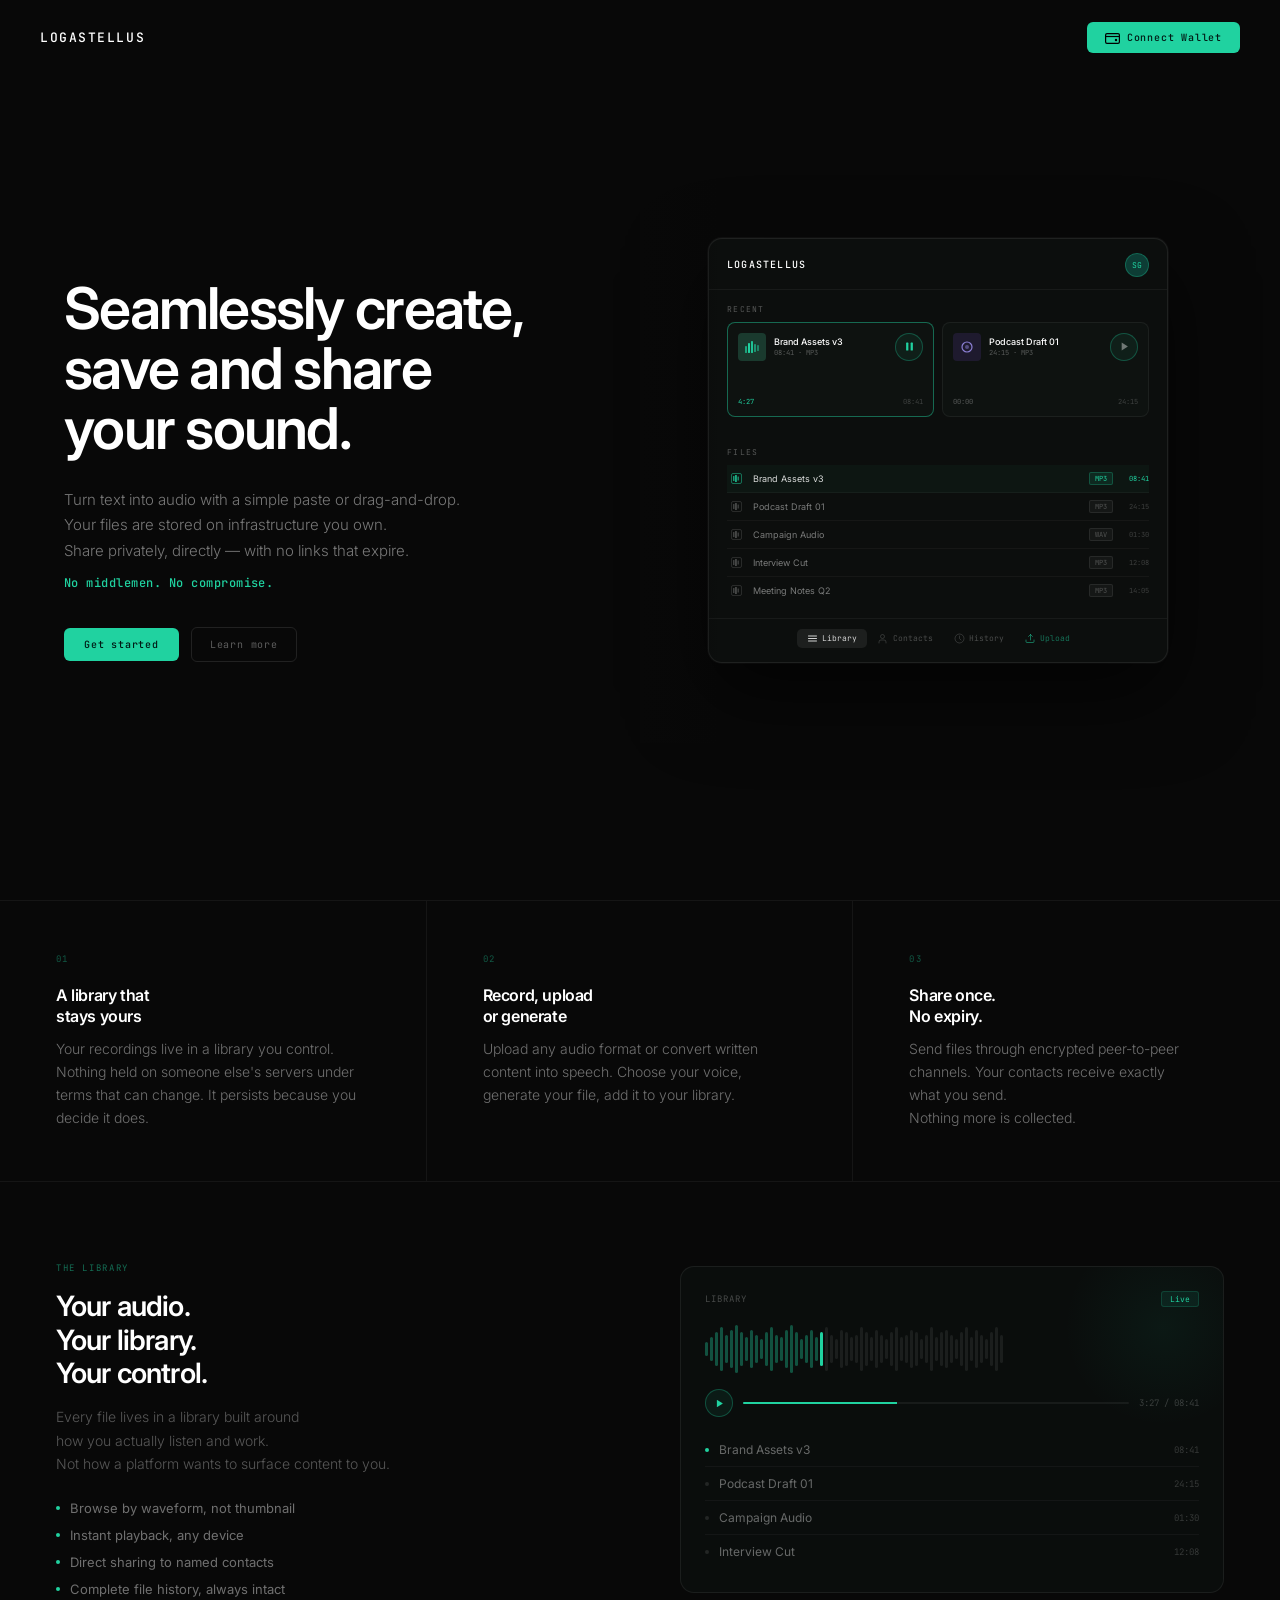
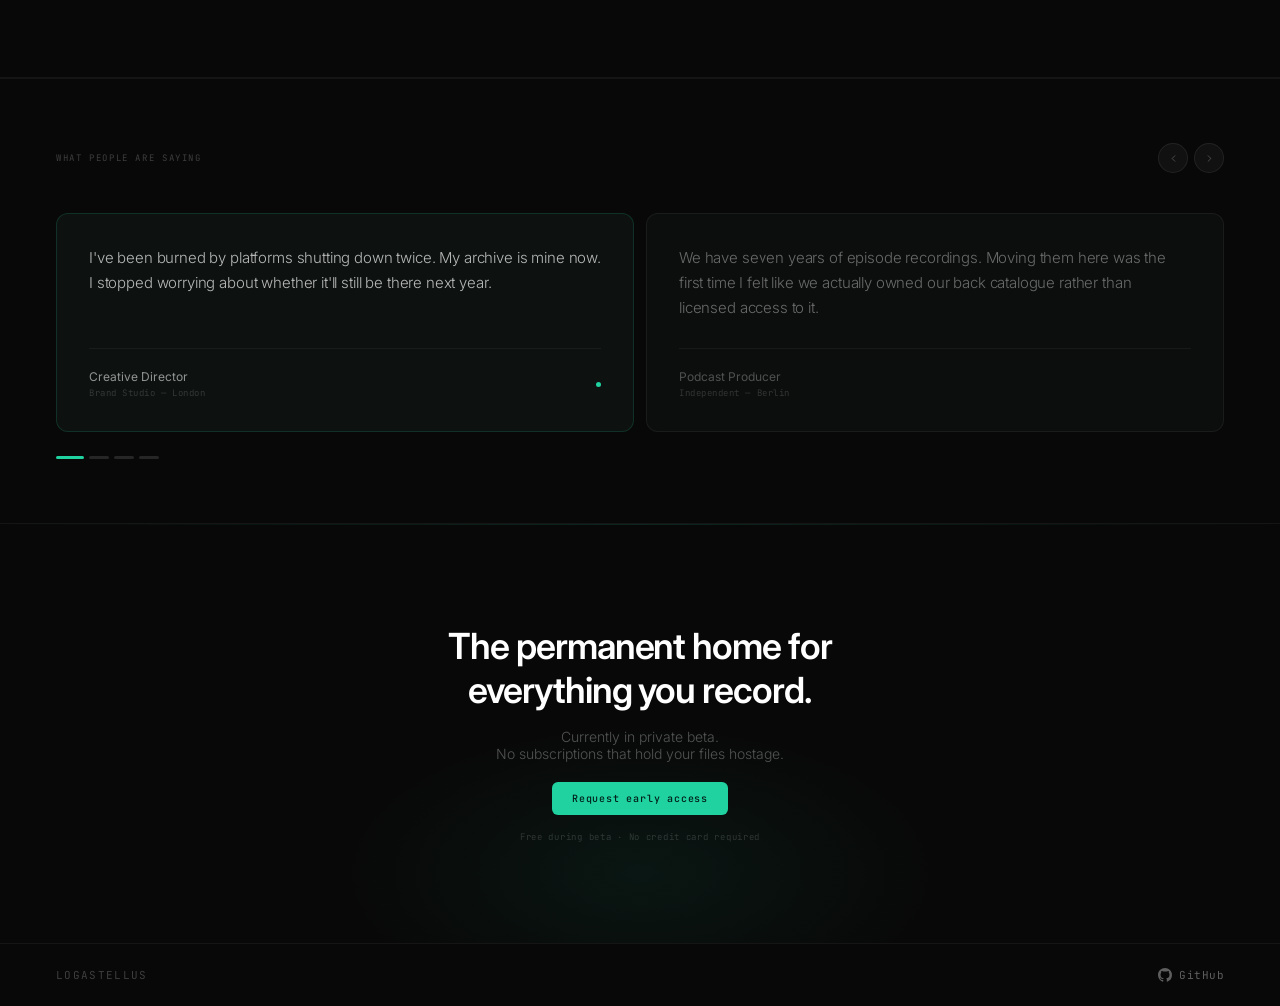
<file: logastellus.html>
<!DOCTYPE html>
<html lang="en">
<head>
<meta charset="UTF-8">
<meta name="viewport" content="width=device-width, initial-scale=1.0">
<title>Logastellus</title>
<link rel="preconnect" href="https://fonts.googleapis.com">
<link href="https://fonts.googleapis.com/css2?family=JetBrains+Mono:wght@400;500&family=Inter:wght@300;400;500&display=swap" rel="stylesheet">
<style>
*{box-sizing:border-box;margin:0;padding:0}
html{scroll-behavior:smooth}
body{background:#080808;color:#e8e8e8;font-family:'Inter',sans-serif;overflow-x:hidden}

/* NAV */
nav{
  display:flex;align-items:center;justify-content:space-between;
  padding:24px 56px;
  position:absolute;top:0;left:0;right:0;z-index:20;
}
.nav-logo{font-family:'JetBrains Mono',monospace;font-size:13px;font-weight:500;letter-spacing:0.12em;color:#fff}
.nav-cta{
  font-family:'JetBrains Mono',monospace;font-size:10px;letter-spacing:0.08em;
  padding:9px 18px;background:#20d2a0;color:#001a15;border:none;border-radius:6px;
  cursor:pointer;font-weight:500;transition:background 0.15s;
  display:flex;align-items:center;gap:7px;
}
.nav-cta:hover{background:#1bbf91}

/* HERO */
.hero{
  display:grid;grid-template-columns:1fr 1fr;
  min-height:100vh;background:#080808;
  align-items:center;overflow:hidden;
  padding:0;gap:0;
}

/* Stone: positioned right, doesn't fill the frame */


/* Fade left edge of stone into background */

/* Fade bottom of stone */
.hero-fade-bottom{
  position:absolute;bottom:0;left:0;right:0;height:28%;
  background:linear-gradient(to top,#080808,transparent);
  pointer-events:none;z-index:2;
}

/* Hero text — left column */
.hero-content{
  display:flex;flex-direction:column;justify-content:center;
  padding:120px 48px 80px 64px;
  max-width:600px;
  z-index:5;
}
.hero-headline{
  font-family:'Inter',sans-serif;
  font-size:clamp(40px,4.5vw,68px);font-weight:500;
  line-height:1.05;letter-spacing:-0.03em;font-weight:600;
  color:#fff;margin-bottom:28px;
  word-spacing:normal;
}
.hero-body{
  font-size:15px;color:rgba(255,255,255,0.45);
  line-height:1.7;font-weight:300;
  max-width:440px;margin-bottom:12px;
  font-family:'Inter',sans-serif;
}
.hero-stamp{
  font-family:'JetBrains Mono',monospace;
  font-size:12px;color:#20d2a0;font-weight:500;
  margin-bottom:36px;letter-spacing:0.04em;
}

/* HERO RIGHT COLUMN */
.hero-right{
  display:flex;align-items:center;justify-content:center;
  padding:80px 64px 80px 20px;
  position:relative;
}
.hero-right::before{
  content:'';position:absolute;
  left:0;top:0;bottom:0;width:80px;
  background:linear-gradient(to right,#080808,transparent);
  pointer-events:none;z-index:2;
}
.hero-app-mock{
  width:100%;max-width:460px;
  background:#0c0e0d;
  border:1px solid rgba(255,255,255,0.08);
  border-radius:14px;
  overflow:hidden;
  box-shadow:0 32px 80px rgba(0,0,0,0.6),0 0 0 1px rgba(255,255,255,0.04);
  position:relative;
}

/* Mock topbar */
.mock-topbar{
  display:flex;align-items:center;justify-content:space-between;
  padding:14px 18px 12px;
  border-bottom:1px solid rgba(255,255,255,0.05);
}
.mock-wordmark{
  font-family:'JetBrains Mono',monospace;font-size:10px;
  font-weight:500;letter-spacing:0.12em;color:#fff;
}
.mock-avatar{
  width:24px;height:24px;border-radius:50%;
  background:#0d3d35;border:1px solid rgba(32,210,160,0.3);
  display:flex;align-items:center;justify-content:center;
  font-size:8px;color:#20d2a0;font-family:'JetBrains Mono',monospace;
}

/* Mock section labels */
.mock-section-label{
  font-family:'JetBrains Mono',monospace;font-size:8px;
  letter-spacing:0.16em;color:rgba(255,255,255,0.3);
  text-transform:uppercase;padding:14px 18px 8px;
}

/* Mock cards */
.mock-cards{
  display:flex;gap:8px;padding:0 18px 0;
  overflow:hidden;
}
.mock-card{
  flex:0 0 calc(50% - 4px);
  background:#0e1210;
  border:1px solid rgba(255,255,255,0.06);
  border-radius:8px;padding:10px;
  transition:border-color 0.2s;
}
.mock-card-active{border-color:rgba(32,210,160,0.4);}
.mock-card-top{display:flex;align-items:center;gap:8px;margin-bottom:8px}
.mock-thumb{
  width:28px;height:28px;border-radius:4px;flex-shrink:0;
  display:flex;align-items:center;justify-content:center;
}
.mock-card-meta{flex:1;min-width:0}
.mock-card-title{font-size:9px;font-weight:500;color:#fff;white-space:nowrap;overflow:hidden;text-overflow:ellipsis;margin-bottom:1px}
.mock-card-sub{font-family:'JetBrains Mono',monospace;font-size:7px;color:rgba(255,255,255,0.3)}
.mock-play-btn{
  width:20px;height:20px;border-radius:50%;
  border:1px solid rgba(32,210,160,0.3);flex-shrink:0;
  display:flex;align-items:center;justify-content:center;
}
.mock-wave-row{height:22px;margin-bottom:6px}
.mock-times{display:flex;justify-content:space-between}
.mock-time-current{font-family:'JetBrains Mono',monospace;font-size:7px;color:#20d2a0}
.mock-time-total{font-family:'JetBrains Mono',monospace;font-size:7px;color:rgba(255,255,255,0.2)}

/* Mock files table */
.mock-files{padding:0 18px;display:flex;flex-direction:column;gap:0}
.mock-file-row{
  display:flex;align-items:center;gap:8px;
  padding:7px 0;
  border-bottom:1px solid rgba(255,255,255,0.04);
}
.mock-file-row:last-child{border-bottom:none}
.mock-file-playing .mock-file-name{color:rgba(255,255,255,0.85)}
.mock-file-playing .mock-file-badge{background:rgba(32,210,160,0.1);border-color:rgba(32,210,160,0.25);color:#20d2a0}
.mock-file-playing .mock-file-dur{color:#20d2a0}
.mock-file-icon{flex-shrink:0;width:18px;display:flex;align-items:center;justify-content:center}
.mock-file-name{flex:1;font-size:9px;color:rgba(255,255,255,0.5);white-space:nowrap;overflow:hidden;text-overflow:ellipsis}
.mock-file-badge{
  font-family:'JetBrains Mono',monospace;font-size:7px;
  padding:1px 5px;border-radius:2px;
  background:rgba(255,255,255,0.04);border:1px solid rgba(255,255,255,0.08);
  color:rgba(255,255,255,0.25);flex-shrink:0;
}
.mock-file-dur{font-family:'JetBrains Mono',monospace;font-size:7px;color:rgba(255,255,255,0.2);flex-shrink:0;min-width:28px;text-align:right}

/* Mock bottom nav */
.mock-nav{
  display:flex;justify-content:center;
  padding:10px 18px 14px;
  border-top:1px solid rgba(255,255,255,0.05);
  margin-top:14px;gap:1px;
}
.mock-nav-inner{
  display:flex;gap:1px;background:rgba(255,255,255,0.04);
  border:1px solid rgba(255,255,255,0.07);border-radius:7px;padding:2px;
}
.mock-nav-item{
  display:flex;align-items:center;gap:4px;
  font-family:'JetBrains Mono',monospace;font-size:8px;
  color:rgba(255,255,255,0.25);padding:4px 10px;border-radius:5px;
  white-space:nowrap;
}
.mock-nav-item svg{flex-shrink:0;opacity:0.6}
.mock-nav-active{background:rgba(255,255,255,0.07);color:rgba(255,255,255,0.8)}
.mock-nav-active svg{opacity:1}
.mock-nav-upload{color:rgba(32,210,160,0.5)}
.mock-nav-upload svg{opacity:1;stroke:rgba(32,210,160,0.5) !important}

/* Hero waveform animation */
@keyframes mockWaveAnim{
  0%,100%{transform:scaleY(0.6)}
  50%{transform:scaleY(1)}
}

.hero-actions{display:flex;align-items:center;gap:12px}

/* Floating card */
.float-card{
  display:none;/* hidden — replaced by product mockup */
}
.fc-label{font-family:'JetBrains Mono',monospace;font-size:8px;letter-spacing:0.12em;color:rgba(255,255,255,0.28);margin-bottom:5px;text-transform:uppercase}
.fc-title{font-size:12px;color:#fff;font-weight:500;margin-bottom:9px;white-space:nowrap;overflow:hidden;text-overflow:ellipsis}
.fc-wave{height:22px;display:flex;align-items:center;gap:1.5px;margin-bottom:7px}
.fc-bar{width:2.5px;border-radius:1px;background:rgba(255,255,255,0.08)}
.fc-bar.lit{background:#20d2a0}
.fc-meta{display:flex;justify-content:space-between}
.fc-time{font-family:'JetBrains Mono',monospace;font-size:9px;color:#20d2a0}
.fc-dur{font-family:'JetBrains Mono',monospace;font-size:9px;color:rgba(255,255,255,0.18)}

/* Shared buttons */
.btn-p{font-family:'JetBrains Mono',monospace;font-size:10px;letter-spacing:0.08em;padding:10px 20px;background:#20d2a0;color:#001a15;border:none;border-radius:6px;cursor:pointer;font-weight:500;transition:background 0.15s}
.btn-p:hover{background:#1bbf91}
.btn-s{
  font-family:'JetBrains Mono',monospace;font-size:10px;letter-spacing:0.08em;
  padding:10px 18px;background:transparent;color:rgba(255,255,255,0.35);
  border:1px solid rgba(255,255,255,0.1);border-radius:6px;
  cursor:pointer;transition:all 0.15s;
}
.btn-s:hover{color:rgba(255,255,255,0.7);border-color:rgba(255,255,255,0.25)}

/* FEATURES */
.features{
  display:grid;grid-template-columns:repeat(3,1fr);
  border-top:1px solid rgba(255,255,255,0.05);
  border-bottom:1px solid rgba(255,255,255,0.05);
}
.feature{padding:52px 56px;border-right:1px solid rgba(255,255,255,0.05)}
.feature:last-child{border-right:none}
.feature-num{font-family:'JetBrains Mono',monospace;font-size:9px;color:rgba(32,210,160,0.4);letter-spacing:0.14em;margin-bottom:20px}
.feature-title{font-family:'Inter',sans-serif;font-size:16px;font-weight:600;color:#fff;margin-bottom:10px;letter-spacing:-0.025em;line-height:1.3}
.feature-body{font-size:14px;color:rgba(255,255,255,0.42);line-height:1.65;font-weight:300}

/* PRODUCT */
.product{
  display:grid;grid-template-columns:1fr 1fr;gap:80px;
  padding:80px 56px;align-items:center;
  border-bottom:1px solid rgba(255,255,255,0.05);
}
.product-label{font-family:'JetBrains Mono',monospace;font-size:9px;letter-spacing:0.18em;color:rgba(32,210,160,0.5);text-transform:uppercase;margin-bottom:16px}
.product-headline{font-family:'Inter',sans-serif;font-size:28px;font-weight:600;color:#fff;line-height:1.2;letter-spacing:-0.03em;margin-bottom:14px}
.product-body{font-size:14px;color:rgba(255,255,255,0.32);line-height:1.7;font-weight:300;margin-bottom:24px}
.plist{display:flex;flex-direction:column;gap:11px}
.plist-item{display:flex;align-items:center;gap:10px;font-size:13px;color:rgba(255,255,255,0.42)}
.pli-dot{width:4px;height:4px;border-radius:50%;background:#20d2a0;flex-shrink:0}

.mock{background:#0a0d0c;border:1px solid rgba(255,255,255,0.07);border-radius:14px;padding:24px;position:relative;overflow:hidden}
.mock-glow{position:absolute;top:-40px;right:-40px;width:200px;height:200px;border-radius:50%;background:radial-gradient(ellipse,rgba(32,210,160,0.06) 0%,transparent 70%);pointer-events:none}
.mock-header{display:flex;align-items:center;justify-content:space-between;margin-bottom:16px}
.mock-hl{font-family:'JetBrains Mono',monospace;font-size:9px;letter-spacing:0.12em;color:rgba(255,255,255,0.25);text-transform:uppercase}
.mock-badge{font-family:'JetBrains Mono',monospace;font-size:8px;color:#20d2a0;background:rgba(32,210,160,0.08);border:1px solid rgba(32,210,160,0.18);border-radius:3px;padding:2px 8px}
.mock-wave{height:52px;display:flex;align-items:center;gap:2px;margin-bottom:14px}
.mbar{border-radius:1.5px;background:rgba(255,255,255,0.07);flex-shrink:0}
.mbar.played{background:rgba(32,210,160,0.35)}
.mbar.active{background:#20d2a0}
.mock-ctrl{display:flex;align-items:center;gap:10px;margin-bottom:16px}
.mock-play-btn{width:28px;height:28px;border-radius:50%;border:1px solid rgba(32,210,160,0.3);background:rgba(32,210,160,0.07);display:flex;align-items:center;justify-content:center;flex-shrink:0}
.mock-play-btn svg{width:9px;height:9px;fill:#20d2a0;margin-left:1px}
.mock-prog{flex:1;height:1.5px;background:rgba(255,255,255,0.06);border-radius:1px;overflow:hidden}
.mock-prog-fill{height:100%;background:#20d2a0}
.mock-t{font-family:'JetBrains Mono',monospace;font-size:9px;color:rgba(255,255,255,0.2)}
.mfile{display:flex;align-items:center;gap:10px;padding:9px 0;border-bottom:1px solid rgba(255,255,255,0.04)}
.mfile:last-child{border:none}
.mfile-dot{width:4px;height:4px;border-radius:50%;background:rgba(255,255,255,0.1);flex-shrink:0}
.mfile-dot.on{background:#20d2a0}
.mfile-name{flex:1;font-size:12px;color:rgba(255,255,255,0.38)}
.mfile-dur{font-family:'JetBrains Mono',monospace;font-size:9px;color:rgba(255,255,255,0.18)}

.quote-section{
  padding:64px 0;
  border-bottom:1px solid rgba(255,255,255,0.05);
  border-top:1px solid rgba(255,255,255,0.05);
  overflow:hidden;
}
.carousel-header{
  display:flex;align-items:center;justify-content:space-between;
  padding:0 56px;margin-bottom:40px;
}
.carousel-label{
  font-family:'JetBrains Mono',monospace;font-size:9px;
  letter-spacing:0.18em;color:rgba(255,255,255,0.22);
  text-transform:uppercase;
}
.carousel-controls{display:flex;align-items:center;gap:6px}
.carousel-btn{
  width:30px;height:30px;border-radius:50%;
  background:rgba(255,255,255,0.04);
  border:1px solid rgba(255,255,255,0.07);
  display:flex;align-items:center;justify-content:center;
  cursor:pointer;transition:all 0.15s;
}
.carousel-btn:hover{background:rgba(255,255,255,0.08);border-color:rgba(255,255,255,0.14)}
.carousel-btn svg{width:11px;height:11px;stroke:rgba(255,255,255,0.35);fill:none;stroke-width:1.5;stroke-linecap:round;stroke-linejoin:round}
.carousel-track-wrap{padding:0 56px;overflow:hidden}
.carousel-track{
  display:flex;gap:12px;
  transition:transform 0.5s cubic-bezier(0.4,0,0.2,1);
}
.carousel-slide{
  flex:0 0 calc(50% - 6px);
  background:#0c0e0d;
  border:1px solid rgba(255,255,255,0.06);
  border-radius:12px;
  padding:32px;
  display:flex;flex-direction:column;
  min-height:180px;
  transition:border-color 0.4s,background 0.4s;
}
.carousel-slide.active{border-color:rgba(32,210,160,0.16);background:#0d1210}
.slide-quote{
  font-size:15px;font-weight:300;
  color:rgba(255,255,255,0.38);
  line-height:1.65;letter-spacing:-0.01em;
  flex:1;margin-bottom:28px;
  transition:color 0.4s;
}
.carousel-slide.active .slide-quote{color:rgba(255,255,255,0.7)}
.slide-footer{
  display:flex;align-items:center;justify-content:space-between;
  padding-top:20px;
  border-top:1px solid rgba(255,255,255,0.05);
}
.slide-person{display:flex;flex-direction:column;gap:3px}
.slide-name{font-size:12px;font-weight:400;color:rgba(255,255,255,0.28);transition:color 0.4s}
.carousel-slide.active .slide-name{color:rgba(255,255,255,0.55)}
.slide-role{font-family:'JetBrains Mono',monospace;font-size:9px;color:rgba(255,255,255,0.16);letter-spacing:0.06em}
.slide-teal-dot{width:5px;height:5px;border-radius:50%;background:#20d2a0;opacity:0;transition:opacity 0.4s}
.carousel-slide.active .slide-teal-dot{opacity:1}
.carousel-dots{display:flex;align-items:center;gap:5px;padding:24px 56px 0}
.cdot{height:3px;border-radius:2px;background:rgba(255,255,255,0.12);cursor:pointer;transition:all 0.3s;width:20px}
.cdot.active{background:#20d2a0;width:28px}

/* CTA */
.cta{
  padding:100px 56px;
  display:flex;flex-direction:column;align-items:center;gap:16px;
  position:relative;overflow:hidden;
}
.cta-glow{
  position:absolute;bottom:-80px;left:50%;transform:translateX(-50%);
  width:600px;height:300px;border-radius:50%;
  background:radial-gradient(ellipse,rgba(32,210,160,0.07) 0%,transparent 70%);
  pointer-events:none;
}
.cta h2{
  font-family:'Inter',sans-serif;
  font-size:36px;font-weight:600;color:#fff;
  text-align:center;letter-spacing:-0.03em;line-height:1.2;
  position:relative;z-index:1;
}
.cta-sub{font-size:14px;color:rgba(255,255,255,0.3);text-align:center;font-weight:300;margin-bottom:4px}
.cta-hint{font-family:'JetBrains Mono',monospace;font-size:9px;color:rgba(255,255,255,0.16);letter-spacing:0.08em}

footer{
  padding:24px 56px;
  border-top:1px solid rgba(255,255,255,0.05);
  display:flex;align-items:center;justify-content:space-between;
}
.footer-logo{font-family:'JetBrains Mono',monospace;font-size:11px;color:rgba(255,255,255,0.22);letter-spacing:0.12em}
.footer-github{display:flex;align-items:center;gap:7px}
.flink{font-family:'JetBrains Mono',monospace;font-size:11px;color:rgba(255,255,255,0.35);text-decoration:none;letter-spacing:0.04em;transition:color 0.15s;display:flex;align-items:center;gap:7px}
.flink:hover{color:rgba(255,255,255,0.5)}
</style>
<style>
html{scroll-behavior:smooth;-webkit-overflow-scrolling:touch}
body{-webkit-overflow-scrolling:touch}
@media(max-width:767px){
  nav{padding:16px 20px !important}.hero{display:flex !important;flex-direction:column !important;min-height:100svh !important}
  .hero-right{display:none !important}.hero-content{padding:100px 24px 56px !important;max-width:100% !important}
  .hero-headline{font-size:clamp(32px,9vw,44px) !important;letter-spacing:-0.025em !important;line-height:1.08 !important}
  .hero-body{font-size:14px !important;line-height:1.7 !important}.float-card{display:none !important}
  .features{grid-template-columns:1fr !important}.feature{border-right:none !important;border-bottom:1px solid rgba(255,255,255,0.05) !important}
  .product{grid-template-columns:1fr !important;padding:48px 24px !important;gap:32px !important}.product-headline{font-size:24px !important}
  .cta{padding:56px 24px !important}.cta h2{font-size:28px !important}
  .quote-section{padding:48px 0 !important}.carousel-track-wrap{padding:0 24px !important}
  .carousel-slide{flex:0 0 85vw !important;min-height:200px !important}.carousel-header{padding:0 24px !important}
  .carousel-dots{padding:20px 24px 0 !important}
  footer{padding:24px !important;flex-direction:column !important;gap:16px !important;align-items:flex-start !important}
}
@media(max-width:480px){
  .nav-logo{font-size:11px !important}.nav-cta{font-size:9px !important;padding:7px 12px !important}
  .hero-headline{font-size:clamp(28px,8vw,36px) !important}.carousel-slide{flex:0 0 92vw !important}
}
.feature,.carousel-slide{transition:opacity 0.5s ease,transform 0.5s ease}
</style>
</head>
<body>

<nav>
  <span class="nav-logo">LOGASTELLUS</span>
  <button class="nav-cta" onclick="enterApp()"><svg width="15" height="13" viewBox="0 0 15 13" fill="none" style="flex-shrink:0"><rect x="0.6" y="2.6" width="13.8" height="9.8" rx="1.4" stroke="black" stroke-width="1.2"/><line x1="0.6" y1="5.5" x2="14.4" y2="5.5" stroke="black" stroke-width="1.2"/><circle cx="11" cy="9" r="1.2" fill="black"/></svg> Connect Wallet</button>
</nav>

<section class="hero">
  
  <div class="hero-content">
    <div class="hero-headline">Seamlessly create, save and share your sound.</div>
    <p class="hero-body">Turn text into audio with a simple paste or drag-and-drop.<br>Your files are stored on infrastructure you own.<br>Share privately, directly — with no links that expire.</p>
    <div class="hero-stamp">No middlemen. No compromise.</div>
    <div class="hero-actions">
      <button class="btn-p" onclick="enterApp()">Get started</button>
      <button class="btn-s" onclick="document.getElementById('features').scrollIntoView({behavior:'smooth'})">Learn more</button>
    </div>
  </div>
  <div class="hero-right">
    <div class="hero-app-mock">

      <!-- Mini topbar -->
      <div class="mock-topbar">
        <span class="mock-wordmark">LOGASTELLUS</span>
        <div class="mock-avatar">SG</div>
      </div>

      <!-- Recent label -->
      <div class="mock-section-label">Recent</div>

      <!-- Recent cards row -->
      <div class="mock-cards">
        <div class="mock-card mock-card-active" id="mockCard0" style="cursor:pointer;transition:border-color 0.2s">
          <div class="mock-card-top">
            <div class="mock-thumb" style="background:#1a3a2e">
              <svg width="16" height="16" viewBox="0 0 16 16"><rect x="1" y="7" width="2" height="7" fill="#20d2a0" opacity="0.7" rx="0.4"/><rect x="4" y="4" width="2" height="10" fill="#20d2a0" rx="0.4"/><rect x="7" y="2" width="2" height="12" fill="#20d2a0" opacity="0.9" rx="0.4"/><rect x="10" y="5" width="2" height="8" fill="#20d2a0" opacity="0.6" rx="0.4"/><rect x="13" y="6" width="2" height="6" fill="#20d2a0" opacity="0.5" rx="0.4"/></svg>
            </div>
            <div class="mock-card-meta">
              <div class="mock-card-title">Brand Assets v3</div>
              <div class="mock-card-sub">08:41 · MP3</div>
            </div>
            <div class="mock-play-btn" id="mockPlayBtn0"><svg width="7" height="8" viewBox="0 0 7 8" fill="none"><rect x="0.5" y="0.5" width="2" height="7" rx="0.5" fill="#20d2a0"/><rect x="4.5" y="0.5" width="2" height="7" rx="0.5" fill="#20d2a0"/></svg></div>
          </div>
          <div class="mock-wave-row" id="mockWave0"></div>
          <div class="mock-times"><span class="mock-time-current" id="mockTime0">04:11</span><span class="mock-time-total">08:41</span></div>
        </div>
        <div class="mock-card" id="mockCard1" style="cursor:pointer;transition:border-color 0.2s">
          <div class="mock-card-top">
            <div class="mock-thumb" style="background:#1e1a2e">
              <svg width="16" height="16" viewBox="0 0 16 16"><circle cx="8" cy="8" r="5" fill="none" stroke="#8b7fd4" stroke-width="1.2"/><circle cx="8" cy="8" r="2" fill="#8b7fd4" opacity="0.5"/></svg>
            </div>
            <div class="mock-card-meta">
              <div class="mock-card-title">Podcast Draft 01</div>
              <div class="mock-card-sub">24:15 · MP3</div>
            </div>
            <div class="mock-play-btn" id="mockPlayBtn1"><svg width="7" height="8" viewBox="0 0 7 8" fill="none"><path d="M1 0.5L6.5 4L1 7.5V0.5Z" fill="rgba(255,255,255,0.4)"/></svg></div>
          </div>
          <div class="mock-wave-row" id="mockWave1"></div>
          <div class="mock-times"><span class="mock-time-current" id="mockTime1" style="color:rgba(255,255,255,0.3)">00:00</span><span class="mock-time-total">24:15</span></div>
        </div>
      </div>

      <!-- Files label + table -->
      <div class="mock-section-label" style="margin-top:16px">Files</div>
      <div class="mock-files">
        <div class="mock-file-row mock-file-playing">
          <div class="mock-file-icon">
            <svg width="11" height="11" viewBox="0 0 11 11" fill="none"><rect x="0.5" y="0.5" width="10" height="10" rx="1.5" stroke="rgba(32,210,160,0.6)" stroke-width="0.8"/><rect x="2" y="3" width="1.5" height="5" rx="0.3" fill="#20d2a0" opacity="0.7"/><rect x="4.2" y="2" width="1.5" height="7" rx="0.3" fill="#20d2a0"/><rect x="6.5" y="3.5" width="1.5" height="4" rx="0.3" fill="#20d2a0" opacity="0.6"/></svg>
          </div>
          <div class="mock-file-name">Brand Assets v3</div>
          <div class="mock-file-badge">MP3</div>
          <div class="mock-file-dur">08:41</div>
        </div>
        <div class="mock-file-row">
          <div class="mock-file-icon"><svg width="11" height="11" viewBox="0 0 11 11" fill="none"><rect x="0.5" y="0.5" width="10" height="10" rx="1.5" stroke="rgba(255,255,255,0.15)" stroke-width="0.8"/><rect x="2" y="3" width="1.5" height="5" rx="0.3" fill="rgba(255,255,255,0.3)" opacity="0.7"/><rect x="4.2" y="2" width="1.5" height="7" rx="0.3" fill="rgba(255,255,255,0.3)"/><rect x="6.5" y="3.5" width="1.5" height="4" rx="0.3" fill="rgba(255,255,255,0.3)" opacity="0.6"/></svg></div>
          <div class="mock-file-name">Podcast Draft 01</div>
          <div class="mock-file-badge">MP3</div>
          <div class="mock-file-dur">24:15</div>
        </div>
        <div class="mock-file-row">
          <div class="mock-file-icon"><svg width="11" height="11" viewBox="0 0 11 11" fill="none"><rect x="0.5" y="0.5" width="10" height="10" rx="1.5" stroke="rgba(255,255,255,0.15)" stroke-width="0.8"/><rect x="2" y="3" width="1.5" height="5" rx="0.3" fill="rgba(255,255,255,0.3)" opacity="0.7"/><rect x="4.2" y="2" width="1.5" height="7" rx="0.3" fill="rgba(255,255,255,0.3)"/><rect x="6.5" y="3.5" width="1.5" height="4" rx="0.3" fill="rgba(255,255,255,0.3)" opacity="0.6"/></svg></div>
          <div class="mock-file-name">Campaign Audio</div>
          <div class="mock-file-badge">WAV</div>
          <div class="mock-file-dur">01:30</div>
        </div>
        <div class="mock-file-row">
          <div class="mock-file-icon"><svg width="11" height="11" viewBox="0 0 11 11" fill="none"><rect x="0.5" y="0.5" width="10" height="10" rx="1.5" stroke="rgba(255,255,255,0.15)" stroke-width="0.8"/><rect x="2" y="3" width="1.5" height="5" rx="0.3" fill="rgba(255,255,255,0.3)" opacity="0.7"/><rect x="4.2" y="2" width="1.5" height="7" rx="0.3" fill="rgba(255,255,255,0.3)"/><rect x="6.5" y="3.5" width="1.5" height="4" rx="0.3" fill="rgba(255,255,255,0.3)" opacity="0.6"/></svg></div>
          <div class="mock-file-name">Interview Cut</div>
          <div class="mock-file-badge">MP3</div>
          <div class="mock-file-dur">12:08</div>
        </div>
        <div class="mock-file-row">
          <div class="mock-file-icon"><svg width="11" height="11" viewBox="0 0 11 11" fill="none"><rect x="0.5" y="0.5" width="10" height="10" rx="1.5" stroke="rgba(255,255,255,0.15)" stroke-width="0.8"/><rect x="2" y="3" width="1.5" height="5" rx="0.3" fill="rgba(255,255,255,0.3)" opacity="0.7"/><rect x="4.2" y="2" width="1.5" height="7" rx="0.3" fill="rgba(255,255,255,0.3)"/><rect x="6.5" y="3.5" width="1.5" height="4" rx="0.3" fill="rgba(255,255,255,0.3)" opacity="0.6"/></svg></div>
          <div class="mock-file-name">Meeting Notes Q2</div>
          <div class="mock-file-badge">MP3</div>
          <div class="mock-file-dur">14:05</div>
        </div>
      </div>

      <!-- Bottom nav -->
      <div class="mock-nav">
        <div class="mock-nav-item mock-nav-active" data-screen="library"><svg width="11" height="11" viewBox="0 0 11 11" fill="none"><path d="M1.5 3h8M1.5 5.5h8M1.5 8h8" stroke="currentColor" stroke-width="1" stroke-linecap="round"/></svg><span>Library</span></div>
        <div class="mock-nav-item" data-screen="contacts"><svg width="11" height="11" viewBox="0 0 11 11" fill="none"><path d="M8 10v-1a2 2 0 00-2-2H3a2 2 0 00-2 2v1" stroke="currentColor" stroke-width="1" stroke-linecap="round"/><circle cx="4.5" cy="3.5" r="2" stroke="currentColor" stroke-width="1"/></svg><span>Contacts</span></div>
        <div class="mock-nav-item" data-screen="history"><svg width="11" height="11" viewBox="0 0 11 11" fill="none"><circle cx="5.5" cy="5.5" r="4.5" stroke="currentColor" stroke-width="1"/><path d="M5.5 3v2.5L7 7" stroke="currentColor" stroke-width="1" stroke-linecap="round"/></svg><span>History</span></div>
        <div class="mock-nav-item mock-nav-upload" data-screen="upload"><svg width="11" height="11" viewBox="0 0 11 11" fill="none"><path d="M9 7v1.5a1 1 0 01-1 1H2a1 1 0 01-1-1V7" stroke="currentColor" stroke-width="1" stroke-linecap="round"/><path d="M7.5 3.5L5.5 1.5 3.5 3.5" stroke="currentColor" stroke-width="1" stroke-linecap="round" stroke-linejoin="round"/><line x1="5.5" y1="1.5" x2="5.5" y2="7" stroke="currentColor" stroke-width="1" stroke-linecap="round"/></svg><span>Upload</span></div>
      </div>

    </div>
  </div>
</section>

<section class="features" id="features">
  <div class="feature">
    <div class="feature-num">01</div>
    <div class="feature-title">A library that<br>stays yours</div>
    <div class="feature-body">Your recordings live in a library you control. Nothing held on someone else's servers under terms that can change. It persists because you decide it does.</div>
  </div>
  <div class="feature">
    <div class="feature-num">02</div>
    <div class="feature-title">Record, upload<br>or generate</div>
    <div class="feature-body">Upload any audio format or convert written<br>content into speech. Choose your voice,<br>generate your file, add it to your library.</div>
  </div>
  <div class="feature">
    <div class="feature-num">03</div>
    <div class="feature-title">Share once.<br>No expiry.</div>
    <div class="feature-body">Send files through encrypted peer-to-peer<br>channels. Your contacts receive exactly<br>what you send.<br>Nothing more is collected.</div>
  </div>
</section>

<section class="product">
  <div>
    <div class="product-label">The library</div>
    <div class="product-headline">Your audio.<br>Your library.<br>Your control.</div>
    <p class="product-body">Every file lives in a library built around<br>how you actually listen and work.<br>Not how a platform wants to surface content to you.</p>
    <div class="plist">
      <div class="plist-item"><div class="pli-dot"></div>Browse by waveform, not thumbnail</div>
      <div class="plist-item"><div class="pli-dot"></div>Instant playback, any device</div>
      <div class="plist-item"><div class="pli-dot"></div>Direct sharing to named contacts</div>
      <div class="plist-item"><div class="pli-dot"></div>Complete file history, always intact</div>
    </div>
  </div>
  <div class="mock">
    <div class="mock-glow"></div>
    <div class="mock-header">
      <span class="mock-hl">Library</span>
      <span class="mock-badge">Live</span>
    </div>
    <div class="mock-wave" id="mockWave"></div>
    <div class="mock-ctrl">
      <div class="mock-play-btn"><svg viewBox="0 0 10 12"><path d="M1.5 1L9.5 6L1.5 11V1Z"/></svg></div>
      <div class="mock-prog"><div class="mock-prog-fill" id="mockFill"></div></div>
      <span class="mock-t" id="mockTime">03:22 / 08:41</span>
    </div>
    <div>
      <div class="mfile"><div class="mfile-dot on"></div><div class="mfile-name">Brand Assets v3</div><div class="mfile-dur">08:41</div></div>
      <div class="mfile"><div class="mfile-dot"></div><div class="mfile-name">Podcast Draft 01</div><div class="mfile-dur">24:15</div></div>
      <div class="mfile"><div class="mfile-dot"></div><div class="mfile-name">Campaign Audio</div><div class="mfile-dur">01:30</div></div>
      <div class="mfile"><div class="mfile-dot"></div><div class="mfile-name">Interview Cut</div><div class="mfile-dur">12:08</div></div>
    </div>
  </div>
</section>

<section class="quote-section">
  <div class="carousel-header">
    <span class="carousel-label">What people are saying</span>
    <div class="carousel-controls">
      <button class="carousel-btn" id="prevBtn" onclick="carouselPrev()">
        <svg viewBox="0 0 24 24"><polyline points="15 18 9 12 15 6"/></svg>
      </button>
      <button class="carousel-btn" id="nextBtn" onclick="carouselNext()">
        <svg viewBox="0 0 24 24"><polyline points="9 18 15 12 9 6"/></svg>
      </button>
    </div>
  </div>
  <div class="carousel-track-wrap">
    <div class="carousel-track" id="carouselTrack">
      <div class="carousel-slide active">
        <p class="slide-quote">I've been burned by platforms shutting down twice. My archive is mine now. I stopped worrying about whether it'll still be there next year.</p>
        <div class="slide-footer">
          <div class="slide-person">
            <div class="slide-name">Creative Director</div>
            <div class="slide-role">Brand Studio — London</div>
          </div>
          <div class="slide-teal-dot"></div>
        </div>
      </div>
      <div class="carousel-slide">
        <p class="slide-quote">We have seven years of episode recordings. Moving them here was the first time I felt like we actually owned our back catalogue rather than licensed access to it.</p>
        <div class="slide-footer">
          <div class="slide-person">
            <div class="slide-name">Podcast Producer</div>
            <div class="slide-role">Independent — Berlin</div>
          </div>
          <div class="slide-teal-dot"></div>
        </div>
      </div>
      <div class="carousel-slide">
        <p class="slide-quote">Client deliverables used to be a mess of Dropbox links and re-upload requests. Now I send once and it's still there six months later. That's all I needed.</p>
        <div class="slide-footer">
          <div class="slide-person">
            <div class="slide-name">Sound Designer</div>
            <div class="slide-role">Freelance — New York</div>
          </div>
          <div class="slide-teal-dot"></div>
        </div>
      </div>
      <div class="carousel-slide">
        <p class="slide-quote">I work with researchers who need to cite audio sources years after a project ends. Logastellus is the first tool where I can genuinely promise a recording will still be there in five years.</p>
        <div class="slide-footer">
          <div class="slide-person">
            <div class="slide-name">Audio Archivist</div>
            <div class="slide-role">Research Institute — Edinburgh</div>
          </div>
          <div class="slide-teal-dot"></div>
        </div>
      </div>
    </div>
  </div>
  <div class="carousel-dots">
    <div class="cdot active" onclick="carouselGo(0)"></div>
    <div class="cdot" onclick="carouselGo(1)"></div>
    <div class="cdot" onclick="carouselGo(2)"></div>
    <div class="cdot" onclick="carouselGo(3)"></div>
  </div>
</section>

<div style="height:1px;background:linear-gradient(to right,transparent,rgba(32,210,160,0.15),transparent)"></div>
<section class="cta">
  <div class="cta-glow"></div>
  <h2>The permanent home for<br>everything you record.</h2>
  <p class="cta-sub">Currently in private beta.<br>No subscriptions that hold your files hostage.</p>
  <button class="btn-p" onclick="enterApp()">Request early access</button>
  <span class="cta-hint">Free during beta · No credit card required</span>
</section>

<footer>
  <span class="footer-logo">LOGASTELLUS</span>
  <a class="flink footer-github" href="https://github.com/RC1732/logastellus-" target="_blank" rel="noopener">
    <svg width="14" height="14" viewBox="0 0 24 24" fill="currentColor"><path d="M12 0C5.37 0 0 5.37 0 12c0 5.31 3.435 9.795 8.205 11.385.6.105.825-.255.825-.57 0-.285-.015-1.23-.015-2.235-3.015.555-3.795-.735-4.035-1.41-.135-.345-.72-1.41-1.23-1.695-.42-.225-1.02-.78-.015-.795.945-.015 1.62.87 1.845 1.23 1.08 1.815 2.805 1.305 3.495.99.105-.78.42-1.305.765-1.605-2.67-.3-5.46-1.335-5.46-5.925 0-1.305.465-2.385 1.23-3.225-.12-.3-.54-1.53.12-3.18 0 0 1.005-.315 3.3 1.23.96-.27 1.98-.405 3-.405s2.04.135 3 .405c2.295-1.56 3.3-1.23 3.3-1.23.66 1.65.24 2.88.12 3.18.765.84 1.23 1.905 1.23 3.225 0 4.605-2.805 5.625-5.475 5.925.435.375.81 1.095.81 2.22 0 1.605-.015 2.895-.015 3.3 0 .315.225.69.825.57A12.02 12.02 0 0024 12c0-6.63-5.37-12-12-12z"/></svg>
    GitHub
  </a>
</footer>

<script>
const WAVE_H=[4,6,9,13,8,11,15,10,7,12,9,6,11,14,8,5,10,13,7,9,12,6,8,11,5,9,7,4,8,10];
function buildFcWave(){
  const w=document.getElementById('fcWave');if(!w)return;
  WAVE_H.forEach((h,i)=>{
    const b=document.createElement('div');
    b.className='fc-bar'+(i<14?' lit':'');
    b.style.height=h+'px';
    w.appendChild(b);
  });
}
const MOCK_D=[0.3,0.5,0.7,0.9,0.6,0.8,1,0.7,0.5,0.8,0.6,0.4,0.7,0.9,0.6,0.5,0.8,1,0.7,0.4,0.6,0.8,0.5,0.7,0.9,0.6,0.4,0.8,0.7,0.5,0.6,0.9,0.7,0.5,0.8,0.6,0.4,0.7,0.9,0.5,0.6,0.8,0.7,0.4,0.6,0.9,0.5,0.7,0.8,0.6,0.4,0.7,0.9,0.5,0.8,0.6,0.4,0.7,0.9,0.6];
function buildMockWave(){
  const w=document.getElementById('mockWave');if(!w)return;
  const pl=Math.floor(MOCK_D.length*0.38);
  MOCK_D.forEach((amp,i)=>{
    const b=document.createElement('div');
    b.className='mbar'+(i===pl?' active':i<pl?' played':'');
    b.style.width='3px';b.style.height=Math.max(3,amp*48)+'px';
    w.appendChild(b);
  });
}
let mp=0.38;
function animateMock(){
  mp+=0.0002;if(mp>1)mp=0;
  const fill=document.getElementById('mockFill');
  const te=document.getElementById('mockTime');
  if(fill)fill.style.width=Math.round(mp*100)+'%';
  if(te){const tot=521,cur=Math.floor(mp*tot);te.textContent=Math.floor(cur/60)+':'+String(cur%60).padStart(2,'0')+' / 08:41';}
  const bars=document.querySelectorAll('.mbar');
  const pl=Math.floor(bars.length*mp);
  bars.forEach((b,i)=>{b.className='mbar'+(i===pl?' active':i<pl?' played':'');});
  requestAnimationFrame(animateMock);
}
let fcS=134;
function animateFc(){
  fcS++;if(fcS>521)fcS=0;
  const el=document.getElementById('fcTime');
  if(el)el.textContent=Math.floor(fcS/60)+':'+String(fcS%60).padStart(2,'0');
  const bars=document.querySelectorAll('.fc-bar');
  const pl=Math.floor((fcS/521)*bars.length);
  bars.forEach((b,i)=>b.classList.toggle('lit',i<pl));
  setTimeout(animateFc,280);
}
buildFcWave();buildMockWave();animateMock();animateFc();

let carouselPos=0;
const C_TOTAL=4,C_VISIBLE=2,C_MAX=C_TOTAL-C_VISIBLE;
function carouselUpdate(){
  const track=document.getElementById('carouselTrack');
  const slides=track.querySelectorAll('.carousel-slide');
  const dots=document.querySelectorAll('.cdot');
  const w=slides[0].offsetWidth+12;
  track.style.transform=`translateX(${-carouselPos*w}px)`;
  slides.forEach((s,i)=>s.classList.toggle('active',i===carouselPos));
  dots.forEach((d,i)=>d.classList.toggle('active',i===carouselPos));
}
function carouselNext(){carouselPos=carouselPos>=C_MAX?0:carouselPos+1;carouselUpdate();}
function carouselPrev(){carouselPos=carouselPos<=0?C_MAX:carouselPos-1;carouselUpdate();}
function carouselGo(i){carouselPos=Math.min(i,C_MAX);carouselUpdate();}


// ---- INTERACTIVE PRODUCT MOCKUP ----
(function(){
  var WF0=[0.3,0.5,0.8,0.6,0.9,0.7,0.4,0.6,0.8,0.5,0.7,0.9,0.6,0.4,0.7,0.8,0.5,0.6,0.9,0.7,0.5,0.3,0.6,0.8,0.7,0.4,0.6,0.8,0.9,0.7,0.5,0.6,0.8,0.6,0.4,0.7,0.9,0.6,0.5,0.8];
  var WF1=[0.5,0.3,0.6,0.4,0.7,0.5,0.8,0.4,0.6,0.7,0.5,0.3,0.6,0.8,0.5,0.4,0.7,0.6,0.3,0.5,0.8,0.6,0.4,0.7,0.5,0.6,0.4,0.8,0.6,0.5,0.3,0.7,0.6,0.4,0.5,0.8,0.6,0.3,0.5,0.7];

  var progs=[0.48,0];
  var playing=0; // which card is playing
  var tickerAF=null;
  var scrubbing=false;

  function drawWave(id,data,prog,accent,dim){
    var wrap=document.getElementById(id);
    if(!wrap)return;
    wrap.innerHTML='';
    var c=document.createElement('canvas');
    var w=wrap.offsetWidth||190;
    c.width=w;c.height=22;
    c.style.cssText='width:100%;height:22px;display:block;cursor:pointer';
    var ctx=c.getContext('2d');
    var bW=2,g=1.5,t=bW+g,count=Math.floor(w/t),px=prog*w;
    for(var i=0;i<count;i++){
      var x=i*t,dI=Math.floor((i/count)*data.length),amp=data[dI]||0.5;
      var bH=Math.max(2,amp*(c.height-4)),y=(c.height-bH)/2;
      var played=(x+bW)<px;
      if(dim){
        ctx.fillStyle=played?'rgba(255,255,255,0.2)':'rgba(255,255,255,0.07)';
      } else {
        ctx.fillStyle=played?accent:'rgba(255,255,255,0.1)';
      }
      ctx.beginPath();ctx.roundRect(x,y,bW,bH,1);ctx.fill();
    }
    // Scrub on click/drag
    c.addEventListener('mousedown',function(e){
      scrubbing=true;
      var idx=id==='mockWave0'?0:1;
      setScrub(e,c,idx);
    });
    c.addEventListener('mousemove',function(e){
      if(!scrubbing)return;
      var idx=id==='mockWave0'?0:1;
      setScrub(e,c,idx);
    });
    return c;
  }

  function setScrub(e,c,idx){
    var rect=c.getBoundingClientRect();
    var p=Math.max(0,Math.min(1,(e.clientX-rect.left)/rect.width));
    progs[idx]=p;
    updateTimeEl(idx,p);
    redrawAll();
  }

  document.addEventListener('mouseup',function(){scrubbing=false;});

  function updateTimeEl(idx,p){
    var durs=[521,1455]; // seconds
    var s=Math.floor(p*durs[idx]);
    var mm=Math.floor(s/60);
    var ss=s%60;
    var id=idx===0?'mockTime0':'mockTime1';
    var el=document.getElementById(id);
    if(el)el.textContent=mm+':'+(ss<10?'0':'')+ss;
  }

  function redrawAll(){
    drawWave('mockWave0',WF0,progs[0],'#20d2a0',playing!==0);
    drawWave('mockWave1',WF1,progs[1],'#20d2a0',playing!==1);
  }

  function tick(){
    if(playing===0){progs[0]=Math.min(1,progs[0]+0.0004);if(progs[0]>=1)progs[0]=0;}
    if(playing===1){progs[1]=Math.min(1,progs[1]+0.0002);if(progs[1]>=1)progs[1]=0;}
    updateTimeEl(playing,progs[playing]);
    redrawAll();
    tickerAF=requestAnimationFrame(tick);
  }

  function setPlaying(idx){
    playing=idx;
    // Update card border
    var c0=document.getElementById('mockCard0');
    var c1=document.getElementById('mockCard1');
    if(c0)c0.style.borderColor=idx===0?'rgba(32,210,160,0.45)':'rgba(255,255,255,0.06)';
    if(c1)c1.style.borderColor=idx===1?'rgba(32,210,160,0.45)':'rgba(255,255,255,0.06)';
    // Update play buttons
    var p0=document.getElementById('mockPlayBtn0');
    var p1=document.getElementById('mockPlayBtn1');
    if(p0)p0.innerHTML=idx===0
      ?'<svg width="7" height="8" viewBox="0 0 7 8" fill="none"><rect x="0.5" y="0.5" width="2" height="7" rx="0.5" fill="#20d2a0"/><rect x="4.5" y="0.5" width="2" height="7" rx="0.5" fill="#20d2a0"/></svg>'
      :'<svg width="7" height="8" viewBox="0 0 7 8" fill="none"><path d="M1 0.5L6.5 4L1 7.5V0.5Z" fill="rgba(255,255,255,0.4)"/></svg>';
    if(p1)p1.innerHTML=idx===1
      ?'<svg width="7" height="8" viewBox="0 0 7 8" fill="none"><rect x="0.5" y="0.5" width="2" height="7" rx="0.5" fill="#20d2a0"/><rect x="4.5" y="0.5" width="2" height="7" rx="0.5" fill="#20d2a0"/></svg>'
      :'<svg width="7" height="8" viewBox="0 0 7 8" fill="none"><path d="M1 0.5L6.5 4L1 7.5V0.5Z" fill="rgba(255,255,255,0.4)"/></svg>';
    // Update file row highlight
    var rows=document.querySelectorAll('.mock-file-row');
    rows.forEach(function(r,i){
      r.style.background=i===idx?'rgba(32,210,160,0.04)':'';
      var nm=r.querySelector('.mock-file-name');
      var ba=r.querySelector('.mock-file-badge');
      var du=r.querySelector('.mock-file-dur');
      if(nm)nm.style.color=i===idx?'rgba(255,255,255,0.85)':'rgba(255,255,255,0.45)';
      if(ba){ba.style.background=i===idx?'rgba(32,210,160,0.1)':'rgba(255,255,255,0.04)';ba.style.borderColor=i===idx?'rgba(32,210,160,0.25)':'rgba(255,255,255,0.08)';ba.style.color=i===idx?'#20d2a0':'rgba(255,255,255,0.25)';}
      if(du)du.style.color=i===idx?'#20d2a0':'rgba(255,255,255,0.2)';
    });
    redrawAll();
  }

  // Mock screen switching
  var curMockScreen='library';
  function switchMockScreen(s){
    if(s===curMockScreen)return;
    curMockScreen=s;
    var screens=['library','upload','contacts'];
    screens.forEach(function(sc){
      var el=document.getElementById('mockScreen-'+sc);
      if(el)el.style.display=sc===s?'block':'none';
    });
    // Update nav items
    document.querySelectorAll('.mock-nav-item').forEach(function(n){
      var isActive=n.getAttribute('data-screen')===s;
      n.style.background=isActive?'rgba(255,255,255,0.07)':'transparent';
      n.style.color=isActive?'rgba(255,255,255,0.8)':n.getAttribute('data-screen')==='upload'?'rgba(32,210,160,0.5)':'rgba(255,255,255,0.25)';
    });
  }

  setTimeout(function(){
    // Wire card clicks
    var c0=document.getElementById('mockCard0');
    var c1=document.getElementById('mockCard1');
    if(c0)c0.addEventListener('click',function(e){if(!scrubbing)setPlaying(0);});
    if(c1)c1.addEventListener('click',function(e){if(!scrubbing)setPlaying(1);});

    // Wire file row clicks
    var rows=document.querySelectorAll('.mock-file-row');
    rows.forEach(function(r,i){
      r.style.cursor='pointer';
      r.addEventListener('mouseenter',function(){
        if(i!==playing)this.style.background='rgba(255,255,255,0.02)';
      });
      r.addEventListener('mouseleave',function(){
        if(i!==playing)this.style.background='';
      });
      r.addEventListener('click',function(){setPlaying(i);});
    });

    // Wire nav items
    document.querySelectorAll('.mock-nav-item').forEach(function(n){
      n.style.cursor='pointer';
      var sc=n.getAttribute('data-screen');
      if(sc){
        n.addEventListener('click',function(){switchMockScreen(sc);});
      }
    });

    // Initial draw
    setPlaying(0);
    tick();
  },400);
})();
let cTimer=setInterval(carouselNext,5000);
document.getElementById('carouselTrack').addEventListener('mouseenter',()=>clearInterval(cTimer));
document.getElementById('carouselTrack').addEventListener('mouseleave',()=>{cTimer=setInterval(carouselNext,5000);});
window.addEventListener('resize',carouselUpdate);
</script>

<div id="appOverlay" style="display:none;position:fixed;inset:0;z-index:500;background:#080808;overflow:hidden;opacity:0;transform:translateY(8px);transition:opacity 0.35s ease,transform 0.35s ease;"></div>
<style>
@keyframes pulseRing{0%{opacity:0.5;transform:scale(0.95)}70%{opacity:0}100%{opacity:0;transform:scale(1.05)}}
@keyframes spin{to{transform:rotate(360deg)}}
::-webkit-scrollbar{width:4px;height:4px}::-webkit-scrollbar-track{background:transparent}
::-webkit-scrollbar-thumb{background:rgba(255,255,255,0.08);border-radius:2px}
::-webkit-scrollbar-thumb:hover{background:rgba(255,255,255,0.15)}
#appOverlay *{-webkit-overflow-scrolling:touch}
</style>
<script>
// ---- ENTRY / EXIT ----
function enterApp(){
  var o=document.getElementById('appOverlay');
  buildAppShell(o);
  o.style.display='block';
  document.body.style.overflow='hidden';
  document.body.style.position='fixed';
  document.body.style.width='100%';
  requestAnimationFrame(function(){
    requestAnimationFrame(function(){
      o.style.opacity='1';
      o.style.transform='translateY(0)';
    });
  });
  setTimeout(function(){initApp();},250);
}

function exitToLanding(){
  var o=document.getElementById('appOverlay');
  o.style.opacity='0';
  o.style.transform='translateY(12px)';
  setTimeout(function(){
    o.style.display='none';
    o.innerHTML='';
    o.style.transform='translateY(0)';
  },380);
  window.scrollTo({top:0,behavior:'smooth'});
}

// ---- SCROLL INERTIA ----
function addScrollInertia(el){
  var vel=0,lastY=0,lastT=0,raf=null,dragging=false,startY=0,scrollStart=0;
  el.style.overflowY='auto';el.style.webkitOverflowScrolling='touch';
  el.addEventListener('touchstart',function(e){
    if(raf){cancelAnimationFrame(raf);raf=null;}
    vel=0;dragging=true;
    startY=e.touches[0].clientY;scrollStart=el.scrollTop;
    lastY=startY;lastT=Date.now();
  },{passive:true});
  el.addEventListener('touchmove',function(e){
    if(!dragging)return;
    var y=e.touches[0].clientY,now=Date.now(),dt=now-lastT;
    if(dt>0)vel=(lastY-y)/dt;
    lastY=y;lastT=now;
    el.scrollTop=scrollStart+(startY-y);
  },{passive:true});
  el.addEventListener('touchend',function(){
    dragging=false;
    function coast(){
      if(Math.abs(vel)<0.05){vel=0;return;}
      el.scrollTop+=vel*16;
      vel*=0.95;
      raf=requestAnimationFrame(coast);
    }
    raf=requestAnimationFrame(coast);
  },{passive:true});
}

// ---- MOTION HELPERS ----
function fadeIn(el,delay){
  el.style.opacity='0';
  el.style.transform='translateY(8px)';
  el.style.transition='opacity 0.3s ease '+(delay||0)+'ms, transform 0.3s ease '+(delay||0)+'ms';
  requestAnimationFrame(function(){
    requestAnimationFrame(function(){
      el.style.opacity='1';
      el.style.transform='translateY(0)';
    });
  });
}

function staggerFadeIn(els,baseDelay){
  els.forEach(function(el,i){
    fadeIn(el,(baseDelay||0)+i*40);
  });
}

// ---- BUILD APP SHELL ----
function buildAppShell(o){
  o.innerHTML='';
  addScrollInertia(o);

  var wrap=el('div','max-width:1280px;margin:0 auto;display:flex;flex-direction:column;height:100vh;overflow:hidden');

  // Topbar — back button + wordmark + avatar only
  // True 3-column topbar — left and right are equal width so wordmark stays centred
  var tb=el('div','display:flex;align-items:center;padding:18px 24px 16px;border-bottom:1px solid rgba(255,255,255,0.05);position:relative');
  var tbLeft=el('div','flex:1;display:flex;align-items:center');
  var backBtn=el('button','display:flex;align-items:center;gap:7px;font-family:JetBrains Mono,monospace;font-size:10px;letter-spacing:0.08em;color:rgba(255,255,255,0.3);background:none;border:none;cursor:pointer;transition:color 0.15s;padding:0');
  backBtn.innerHTML='<svg viewBox="0 0 24 24" style="width:14px;height:14px;stroke:currentColor;fill:none;stroke-width:1.5;stroke-linecap:round;stroke-linejoin:round"><polyline points="15 18 9 12 15 6"/></svg> Back';
  backBtn.onmouseenter=function(){this.style.color='rgba(255,255,255,0.7)';};
  backBtn.onmouseleave=function(){this.style.color='rgba(255,255,255,0.3)';};
  backBtn.onclick=exitToLanding;
  tbLeft.appendChild(backBtn);
  var wm=el('div','position:absolute;left:50%;transform:translateX(-50%);font-family:JetBrains Mono,monospace;font-size:13px;font-weight:500;letter-spacing:0.12em;color:#fff;white-space:nowrap');
  wm.textContent='LOGASTELLUS';
  var tbRight=el('div','flex:1;display:flex;align-items:center;justify-content:flex-end;gap:10px');
  tbRight.id='appTopbarRight';
  tbRight.appendChild(avatarEl());
  tb.appendChild(tbLeft);tb.appendChild(wm);tb.appendChild(tbRight);

  // Screen mount
  var mount=el('div','flex:1;min-width:0');
  mount.id='appScreenMount';

  // Bottom nav — the ONLY place for Library/Upload/Contacts/History
  var nav=el('nav','display:flex;justify-content:center;padding:0 0 max(24px,env(safe-area-inset-bottom));background:#080808;border-top:1px solid rgba(255,255,255,0.05);position:sticky;bottom:0;z-index:10');
  nav.style.paddingTop='12px';
  var navInner=el('div','display:flex;align-items:center;gap:1px;background:rgba(255,255,255,0.04);border:1px solid rgba(255,255,255,0.07);border-radius:10px;padding:3px');
  navInner.id='appNavInner';
  nav.appendChild(navInner);

  wrap.appendChild(tb);wrap.appendChild(mount);wrap.appendChild(nav);
  o.appendChild(wrap);

  buildNavBtns('library');
  fadeIn(wrap,0);
}

function el(tag,css){
  var e=document.createElement(tag);
  if(css)e.style.cssText=css;
  return e;
}
function avatarEl(){
  var a=el('div','width:32px;height:32px;border-radius:50%;background:#0d3d35;border:1.5px solid rgba(32,210,160,0.3);display:flex;align-items:center;justify-content:center;font-size:11px;color:#20d2a0;font-family:JetBrains Mono,monospace;cursor:pointer;flex-shrink:0');
  a.textContent='SG';a.onclick=function(e){e.stopPropagation();showProfilePanel();};return a;
}

// ---- NAV ----
var NAV_ITEMS=[
  {id:'library',label:'Library',path:'M3 6h18M3 12h18M3 18h18'},
  {id:'contacts',label:'Contacts',path:'M17 21v-2a4 4 0 00-4-4H5a4 4 0 00-4 4v2 M9 7a4 4 0 100 8 4 4 0 000-8z M23 21v-2a4 4 0 00-3-3.87 M16 3.13a4 4 0 010 7.75'},
  {id:'history',label:'History',path:'M12 2a10 10 0 100 20A10 10 0 0012 2z M12 6v6l4 2'},
  {id:'upload',label:'Upload',path:'M21 15v4a2 2 0 01-2 2H5a2 2 0 01-2-2v-4 M17 8L12 3 7 8 M12 3v12',action:true}
];
var curScreen='library';

function buildNavBtns(active){
  var ni=document.getElementById('appNavInner');
  if(!ni)return;
  ni.innerHTML='';
  NAV_ITEMS.forEach(function(item){
    var isActive=item.id===active;
    var isAction=item.action;
    var btn=el('button',
      'display:flex;align-items:center;gap:6px;font-family:Inter,sans-serif;font-size:12px;font-weight:400;'
      +'color:'+(isActive?'rgba(255,255,255,0.85)':isAction?'rgba(32,210,160,0.55)':'rgba(255,255,255,0.28)')+';'
      +'background:'+(isActive?'rgba(32,210,160,0.1)':isAction?'rgba(32,210,160,0.05)':'none')+';'
      +'border:'+(isAction?'1px solid rgba(32,210,160,0.15)':'none')+';'
      +'padding:6px 14px;border-radius:7px;cursor:pointer;white-space:nowrap;transition:all 0.15s');
    btn.id='nav-'+item.id;
    var svg=document.createElementNS('http://www.w3.org/2000/svg','svg');
    svg.setAttribute('viewBox','0 0 24 24');
    svg.style.cssText='width:13px;height:13px;stroke:currentColor;fill:none;stroke-width:1.5;stroke-linecap:round;stroke-linejoin:round;flex-shrink:0;opacity:'+(isActive?1:0.7);
    svg.innerHTML='<path d="'+item.path+'"/>';
    var dot=el('span','width:4px;height:4px;border-radius:50%;background:#20d2a0;flex-shrink:0;opacity:'+(isActive?1:0)+';transition:opacity 0.2s');
    var lbl=document.createTextNode(' '+item.label);
    btn.appendChild(svg);btn.appendChild(lbl);btn.appendChild(dot);
    btn.addEventListener('click',function(){switchScreen(item.id);});
    ni.appendChild(btn);
  });
}

function switchScreen(s){
  if(s===curScreen)return;
  curScreen=s;
  buildNavBtns(s);
  var tr=document.getElementById('appTopbarRight');
  if(tr){
    tr.innerHTML='';
    if(s==='contacts'){
      var st=el('div','display:flex;align-items:center;gap:8px;background:rgba(255,255,255,0.03);border:1px solid rgba(255,255,255,0.07);border-radius:7px;padding:6px 10px 6px 12px;cursor:pointer;width:180px');
      var svg=document.createElementNS('http://www.w3.org/2000/svg','svg');
      svg.setAttribute('viewBox','0 0 24 24');
      svg.style.cssText='width:12px;height:12px;stroke:rgba(255,255,255,0.2);fill:none;stroke-width:1.5;stroke-linecap:round;flex-shrink:0';
      svg.innerHTML='<circle cx="11" cy="11" r="8"/><path d="M21 21l-4.35-4.35"/>';
      var slbl=el('span','font-size:11px;color:rgba(255,255,255,0.2);flex:1');slbl.textContent='Search';
      var skbd=el('span','font-size:9px;color:rgba(255,255,255,0.2);background:rgba(255,255,255,0.06);border:1px solid rgba(255,255,255,0.1);border-radius:3px;padding:2px 5px');skbd.textContent='⌘ K';
      st.appendChild(svg);st.appendChild(slbl);st.appendChild(skbd);
      st.onclick=openPalette;
      tr.appendChild(st);
    }
    tr.appendChild(avatarEl());
  }
  renderScreen(s);
  if(s==='analysis')startAnalysis();
}

function renderScreen(s){
  var mount=document.getElementById('appScreenMount');
  if(!mount)return;
  var old=mount.firstChild;
  if(old){
    old.style.opacity='0';
    old.style.transform='translateY(4px)';
  }
  setTimeout(function(){
    mount.innerHTML='';
    if(s==='library')renderLibrary(mount);
    else if(s==='upload')renderUpload(mount);
    else if(s==='contacts')renderContacts(mount);
    else if(s==='history')renderHistory(mount);
  },old?120:0);
}

// ---- DATA ----
var COLORS=[
  {bg:'rgba(32,210,160,0.12)',fg:'#20d2a0'},
  {bg:'rgba(139,127,212,0.15)',fg:'#9b8fe8'},
  {bg:'rgba(210,100,80,0.12)',fg:'#e07060'},
  {bg:'rgba(80,160,220,0.12)',fg:'#60aadc'},
  {bg:'rgba(200,160,60,0.12)',fg:'#c8a050'},
  {bg:'rgba(160,200,80,0.12)',fg:'#90c060'}
];
var TOP_C=[
  {name:'Sinead Gifford',initials:'SG',color:0,shared:14,received:8,days:142,handle:'@sinead',files:['Brand Assets v3','Podcast Draft 01','Campaign Audio']},
  {name:"Liam O'Sullivan",initials:'LO',color:1,shared:9,received:12,days:87,handle:'@liam.os',files:['Interview Cut','Music Bed Mix','Voice Notes']},
  {name:'Maya Fernandez',initials:'MF',color:2,shared:22,received:5,days:201,handle:'@mayaf',files:['Keynote Recording','Q2 Debrief','Ad Spots Final']},
  {name:'Zara Khan',initials:'ZK',color:3,shared:6,received:18,days:64,handle:'@zarakhan',files:['Sync Draft','Stems Export','Rough Mix 4']}
];
var ALL_C=[
  {name:'Alice Johnson',initials:'AJ',color:0,shared:3,received:2},
  {name:'Brian Smith',initials:'BS',color:1,shared:7,received:1},
  {name:'Catherine Lee',initials:'CL',color:2,shared:2,received:4},
  {name:'David Brown',initials:'DB',color:3,shared:5,received:3},
  {name:'Emma Wilson',initials:'EW',color:4,shared:1,received:6},
  {name:'Frank Harris',initials:'FH',color:5,shared:4,received:2},
  {name:'Grace Kim',initials:'GK',color:0,shared:8,received:1},
  {name:'Henry Davis',initials:'HD',color:1,shared:2,received:5},
  {name:'Isabella Martinez',initials:'IM',color:2,shared:6,received:3},
  {name:'Jack Taylor',initials:'JT',color:3,shared:3,received:7},
  {name:'Katherine Anderson',initials:'KA',color:4,shared:11,received:2},
  {name:'Liam Thomas',initials:'LT',color:5,shared:4,received:4},
  {name:'Mia Robinson',initials:'MR',color:0,shared:2,received:8},
  {name:'Noah Clark',initials:'NC',color:1,shared:9,received:1},
  {name:'Olivia Lewis',initials:'OL',color:2,shared:3,received:3},
  {name:'Paul Walker',initials:'PW',color:3,shared:5,received:2},
  {name:'Quinn Hall',initials:'QH',color:4,shared:1,received:9},
  {name:'Ravi Patel',initials:'RP',color:5,shared:7,received:3},
  {name:'Sophia Young',initials:'SY',color:0,shared:4,received:5},
  {name:'Thomas King',initials:'TK',color:1,shared:6,received:2},
  {name:'Uma Scott',initials:'US',color:2,shared:2,received:4},
  {name:'Victor Green',initials:'VG',color:3,shared:8,received:1},
  {name:'Wendy Adams',initials:'WA',color:4,shared:3,received:6},
  {name:'Xander Wright',initials:'XW',color:5,shared:5,received:3},
  {name:'Yara Baker',initials:'YB',color:0,shared:1,received:7},
  {name:'Zachary Hill',initials:'ZH',color:1,shared:9,received:2},
  {name:'Amber Carter',initials:'AC',color:2,shared:4,received:4},
  {name:'Benjamin Turner',initials:'BT',color:3,shared:2,received:5},
  {name:'Chloe Phillips',initials:'CP',color:4,shared:6,received:1},
  {name:'Daniel Evans',initials:'DE',color:5,shared:3,received:3},
  {name:'Ella Murphy',initials:'EM',color:0,shared:7,received:2},
  {name:'Fiona Cooper',initials:'FC',color:1,shared:1,received:8},
  {name:'George Reed',initials:'GR',color:2,shared:5,received:3},
  {name:'Hannah Scott',initials:'HS',color:3,shared:4,received:4},
  {name:'Ian Mitchell',initials:'IM2',color:4,shared:2,received:6},
  {name:'Julia Sanchez',initials:'JS',color:5,shared:8,received:1}
];
var ALL_PAL=TOP_C.concat(ALL_C);
var FILES_D=[
  {name:'Project Proposal',date:'9 Jun 2025',fmt:'MP3',dur:'08:14',bars:[3,5,8,12,9,6,4,7,11,8,5,3,6,9,7]},
  {name:'Client Invoice 005',date:'10 Jun 2025',fmt:'MP3',dur:'02:41',bars:[6,3,5,4,8,6,3,5,7,4,6,8,5,3,4]},
  {name:'Meeting Notes Q2',date:'11 Jun 2025',fmt:'MP3',dur:'14:05',bars:[4,8,11,7,5,9,12,8,6,4,7,10,8,5,6]},
  {name:'Design Mockups',date:'12 Jun 2025',fmt:'WAV',dur:'05:33',bars:[9,7,5,8,11,9,6,4,7,9,8,5,6,8,7]},
  {name:'User Feedback Summary',date:'13 Jun 2025',fmt:'MP3',dur:'11:22',bars:[5,7,9,6,4,8,10,7,5,3,6,9,7,5,4]},
  {name:'Marketing Strategy',date:'14 Jun 2025',fmt:'MP3',dur:'09:47',bars:[8,10,7,5,9,11,8,6,4,7,9,8,5,6,7]},
  {name:'Product Roadmap',date:'15 Jun 2025',fmt:'WAV',dur:'06:18',bars:[6,4,7,9,6,4,8,10,7,5,3,6,8,6,5]},
  {name:'Performance Review Q1',date:'16 Jun 2025',fmt:'MP3',dur:'18:04',bars:[4,6,8,11,9,7,5,8,10,8,6,4,7,9,7]},
  {name:'Team Retreat Agenda',date:'17 Jun 2025',fmt:'MP3',dur:'03:56',bars:[7,5,3,6,9,7,5,4,7,6,4,8,6,4,5]}
];
var H_EVENTS=[
  {day:'Today',items:[
    {type:'play',title:'Echoes of the Past',meta:'Played for 04:11',time:'11:42'},
    {type:'share',title:'Brand Assets v3',meta:'Shared with Sinead Gifford',time:'10:15'},
    {type:'upload',title:'Team Retreat Agenda',meta:'24.3 MB · MP3 · Added to library',time:'09:03'},
    {type:'play',title:'Meeting Notes Q2',meta:'Played for 14:05',time:'08:47'}
  ]},
  {day:'Yesterday',items:[
    {type:'share',title:'Campaign Audio',meta:'Shared with Maya Fernandez',time:'17:30'},
    {type:'upload',title:'Performance Review Q1',meta:'18.1 MB · MP3 · Added to library',time:'16:55'},
    {type:'play',title:'Whispers of Tomorrow',meta:'Played for 03:43',time:'15:12'},
    {type:'share',title:'Interview Cut',meta:'Shared with Liam Sullivan',time:'13:08'},
    {type:'upload',title:'Marketing Strategy',meta:'11.4 MB · MP3 · Added to library',time:'11:22'}
  ]},
  {day:'13 Jun 2025',items:[
    {type:'upload',title:'User Feedback Summary',meta:'9.8 MB · MP3 · Added to library',time:'16:45'},
    {type:'share',title:'Podcast Draft 01',meta:'Shared with Zara Khan',time:'14:20'},
    {type:'play',title:'Melodies of the Night',meta:'Played for 02:32',time:'11:05'}
  ]}
];

// ---- LIBRARY ----
var APP_WF=[
  [0.3,0.5,0.8,0.6,0.9,0.7,0.4,0.6,0.8,0.5,0.7,0.9,0.6,0.4,0.7,0.8,0.5,0.6,0.9,0.7,0.5,0.3,0.6,0.8,0.7,0.4,0.6,0.8,0.9,0.7,0.5,0.6,0.8,0.6,0.4,0.7,0.9,0.6,0.5,0.8,0.7,0.4,0.6,0.8,0.5,0.7,0.9,0.6,0.4,0.5],
  [0.5,0.4,0.6,0.8,0.5,0.7,0.6,0.4,0.8,0.6,0.5,0.7,0.4,0.6,0.8,0.5,0.7,0.6,0.4,0.8,0.6,0.5,0.7,0.4,0.6,0.8,0.5,0.7,0.6,0.4,0.8,0.6,0.5,0.7,0.4,0.6,0.8,0.5,0.7,0.6,0.4,0.8,0.6,0.5,0.7,0.4,0.6,0.8,0.5,0.7],
  [0.4,0.7,0.5,0.8,0.6,0.9,0.5,0.7,0.4,0.6,0.8,0.5,0.7,0.4,0.9,0.6,0.5,0.8,0.7,0.4,0.6,0.8,0.5,0.7,0.4,0.6,0.9,0.7,0.5,0.8,0.6,0.4,0.7,0.9,0.5,0.6,0.8,0.4,0.7,0.5,0.9,0.6,0.4,0.8,0.7,0.5,0.6,0.9,0.4,0.7],
  [0.6,0.4,0.7,0.5,0.8,0.6,0.4,0.9,0.5,0.7,0.6,0.4,0.8,0.7,0.5,0.9,0.6,0.4,0.7,0.8,0.5,0.6,0.4,0.9,0.7,0.5,0.8,0.6,0.4,0.7,0.9,0.5,0.6,0.8,0.7,0.4,0.6,0.9,0.5,0.7,0.8,0.6,0.4,0.7,0.9,0.5,0.6,0.8,0.4,0.7]
];
var appProgs=[0.34,0.37,0,0.18];
var appPlaying=[false,false,false,false];
var appAFs=[null,null,null,null];

function drawAppWave(idx,p){
  var c=document.getElementById('appWave'+idx);
  if(!c)return;
  var ctx=c.getContext('2d'),w=c.width,h=c.height;
  ctx.clearRect(0,0,w,h);
  var data=APP_WF[idx],bW=3,g=2,t=bW+g,count=Math.floor(w/t),px=p*w;
  for(var i=0;i<count;i++){
    var x=i*t,dI=Math.floor((i/count)*data.length),amp=data[dI]||0.5,bH=Math.max(2,amp*(h-4)),y=(h-bH)/2;
    ctx.fillStyle=(x+bW)<px?'#20d2a0':'rgba(255,255,255,0.1)';
    ctx.beginPath();ctx.roundRect(x,y,bW,bH,1.5);ctx.fill();
  }
}
function animAppCard(idx){
  if(!appPlaying[idx])return;
  appProgs[idx]=Math.min(1,appProgs[idx]+0.0015);
  drawAppWave(idx,appProgs[idx]);
  var dur=[743,223,152],s=Math.floor(appProgs[idx]*dur[idx]);
  var e=document.getElementById('appTime'+idx);
  if(e)e.textContent=Math.floor(s/60)+':'+(s%60<10?'0':'')+s%60;
  appAFs[idx]=requestAnimationFrame(function(){animAppCard(idx);});
}
function toggleAppPlay(idx){
  appPlaying[idx]=!appPlaying[idx];
  var card=document.getElementById('rcard'+idx);
  if(card)card.style.borderColor=appPlaying[idx]?'rgba(32,210,160,0.5)':'rgba(255,255,255,0.07)';
  if(appPlaying[idx]){animAppCard(idx);}
  else{cancelAnimationFrame(appAFs[idx]);drawAppWave(idx,appProgs[idx]);}
}

function renderLibrary(mount){
  var wrap=el('div','display:flex;flex-direction:column;height:100%;overflow:hidden');
  fadeIn(wrap);

  var hasContent=appProgs[0]>0||appProgs[1]>0;

  if(!hasContent){
    var es=el('div','display:flex;flex-direction:column;align-items:center;justify-content:center;min-height:50vh;gap:20px;text-align:center;padding:40px 24px');
    fadeIn(es);
    var esIcon=el('div','width:56px;height:56px;border-radius:12px;border:1px solid rgba(32,210,160,0.2);background:rgba(32,210,160,0.05);display:flex;align-items:center;justify-content:center');
    esIcon.innerHTML='<svg style="width:24px;height:24px;stroke:#20d2a0;fill:none;stroke-width:1.5;stroke-linecap:round;stroke-linejoin:round" viewBox="0 0 24 24"><path d="M12 15V3m0 0L8 7m4-4l4 4"/><path d="M3 15v2a4 4 0 004 4h10a4 4 0 004-4v-2"/></svg>';
    var esTitle=el('div','font-size:16px;font-weight:500;color:#fff');esTitle.textContent='Your library is empty';
    var esSub=el('div','font-size:13px;color:rgba(255,255,255,0.35);line-height:1.6;max-width:320px');
    esSub.textContent='Add your first audio file to get started. Upload a recording, or convert text to speech.';
    var esCta=el('button','font-family:JetBrains Mono,monospace;font-size:10px;letter-spacing:0.08em;padding:10px 20px;background:#20d2a0;color:#001a15;border:none;border-radius:6px;cursor:pointer;font-weight:500;transition:background 0.15s;margin-top:4px');
    esCta.textContent='Upload your first file';
    esCta.onmouseenter=function(){this.style.background='#1bbf91';};
    esCta.onmouseleave=function(){this.style.background='#20d2a0';};
    esCta.onclick=function(){switchScreen('upload');};
    var esOr=el('div','font-family:JetBrains Mono,monospace;font-size:10px;color:rgba(255,255,255,0.2)');esOr.textContent='or';
    var esText=el('span','font-family:JetBrains Mono,monospace;font-size:10px;color:rgba(32,210,160,0.5);cursor:pointer;transition:color 0.15s');
    esText.textContent='Convert text to audio';
    esText.onclick=function(){switchScreen('upload');};
    es.appendChild(esIcon);es.appendChild(esTitle);es.appendChild(esSub);
    es.appendChild(esCta);es.appendChild(esOr);es.appendChild(esText);
    wrap.appendChild(es);
    mount.style.cssText='height:100%;overflow:hidden';
    mount.appendChild(wrap);
    return;
  }

  // ---- STICKY TOP: label + 4 cards ----
  var stickyTop=el('div','flex-shrink:0;padding:28px 24px 16px;background:#080808');

  // Label — sits above the cards, same pattern as Contacts/History
  var lbl=el('div','font-family:JetBrains Mono,monospace;font-size:10px;letter-spacing:0.18em;color:rgba(255,255,255,0.35);text-transform:uppercase;padding-bottom:14px');
  lbl.textContent='Continue listening';

  // Cards row
  var row=el('div','display:flex;gap:12px;overflow-x:auto;scrollbar-width:none;-webkit-overflow-scrolling:touch');
  addScrollInertia(row);

  var cardDefs=[
    {title:'Echoes of the Past',sub:'12:23',fmt:'MP3',bg:'#1a3a2e',accent:'#20d2a0'},
    {title:'Whispers of Tomorrow',sub:'03:43',fmt:'MP3',bg:'#1e1a2e',accent:'#8b7fd4'},
    {title:'Melodies of the Night',sub:'02:32',fmt:'WAV',bg:'#1e2a1a',accent:'#6db85c'},
    {title:'Project Proposal',sub:'08:14',fmt:'MP3',bg:'#1a1e2e',accent:'#60aadc'}
  ];
  cardDefs.forEach(function(cd,idx){
    var card=el('div','flex:1;min-width:0;background:#0e0e0e;border:1px solid rgba(255,255,255,0.07);border-radius:12px;padding:16px;cursor:pointer;overflow:hidden;transition:border-color 0.2s,transform 0.15s');
    card.id='rcard'+idx;
    card.onclick=function(){toggleAppPlay(idx);};
    card.onmouseenter=function(){this.style.transform='translateY(-1px)';};
    card.onmouseleave=function(){this.style.transform='translateY(0)';};
    fadeIn(card,idx*60);
    var top=el('div','display:flex;align-items:center;gap:12px;margin-bottom:14px');
    var thumb=el('div','width:40px;height:40px;border-radius:6px;flex-shrink:0;background:'+cd.bg+';display:flex;align-items:center;justify-content:center');
    thumb.innerHTML='<svg width="20" height="20" viewBox="0 0 20 20"><rect x="2" y="9" width="3" height="8" fill="'+cd.accent+'" opacity="0.7" rx="0.5"/><rect x="6" y="6" width="3" height="11" fill="'+cd.accent+'" rx="0.5"/><rect x="10" y="3" width="3" height="14" fill="'+cd.accent+'" opacity="0.9" rx="0.5"/><rect x="14" y="7" width="3" height="9" fill="'+cd.accent+'" opacity="0.6" rx="0.5"/></svg>';
    var meta=el('div','flex:1;min-width:0');
    var title=el('div','font-size:13px;font-weight:500;color:#fff;white-space:nowrap;overflow:hidden;text-overflow:ellipsis;margin-bottom:2px');title.textContent=cd.title;
    var sub=el('div','font-family:JetBrains Mono,monospace;font-size:10px;color:rgba(255,255,255,0.3)');sub.textContent=cd.sub+' · '+cd.fmt;
    meta.appendChild(title);meta.appendChild(sub);
    var pbtn=el('div','width:28px;height:28px;border-radius:50%;border:1px solid rgba(32,210,160,0.4);background:transparent;display:flex;align-items:center;justify-content:center;flex-shrink:0;transition:background 0.15s');
    pbtn.innerHTML='<svg width="10" height="12" viewBox="0 0 10 12" fill="none"><path d="M1.5 1L9 6L1.5 11V1Z" fill="rgba(255,255,255,0.5)"/></svg>';
    top.appendChild(thumb);top.appendChild(meta);top.appendChild(pbtn);
    var canvas=document.createElement('canvas');
    canvas.id='appWave'+idx;canvas.width=248;canvas.height=36;
    canvas.style.cssText='width:100%;height:36px;display:block;margin-bottom:8px';
    var pr=el('div','display:flex;justify-content:space-between');
    var tc=el('span','font-family:JetBrains Mono,monospace;font-size:10px;color:#20d2a0');tc.id='appTime'+idx;tc.textContent='00:00';
    var td=el('span','font-family:JetBrains Mono,monospace;font-size:10px;color:rgba(255,255,255,0.25)');td.textContent=cd.sub;
    pr.appendChild(tc);pr.appendChild(td);
    card.appendChild(top);card.appendChild(canvas);card.appendChild(pr);
    row.appendChild(card);
  });

  // Append in order: label THEN row
  stickyTop.appendChild(lbl);
  stickyTop.appendChild(row);
  wrap.appendChild(stickyTop);

  // ---- SCROLLABLE: Files section ----
  var scrollArea=el('div','flex:1;overflow-y:auto;padding:0 24px 24px;scrollbar-width:thin;scrollbar-color:rgba(255,255,255,0.08) transparent');
  addScrollInertia(scrollArea);

  // Files header row: FILES label + filters on same line
  var filesHdr=el('div','display:flex;align-items:center;gap:10px;padding:20px 0 14px;border-bottom:1px solid rgba(255,255,255,0.05);margin-bottom:4px;flex-wrap:wrap');
  var filesLbl=el('div','font-family:JetBrains Mono,monospace;font-size:10px;letter-spacing:0.18em;color:rgba(255,255,255,0.35);text-transform:uppercase;margin-right:4px');
  filesLbl.textContent='Files';

  // Filter pills inline with the Files label
  var activeFilter='all';
  var filterBtns=[];
  ['All','Uploaded','Generated'].forEach(function(f,i){
    var key=f.toLowerCase();
    var btn=el('button','font-family:JetBrains Mono,monospace;font-size:10px;letter-spacing:0.08em;padding:4px 10px;border-radius:100px;cursor:pointer;transition:all 0.15s;'+(i===0?'border:1px solid rgba(32,210,160,0.5);background:rgba(32,210,160,0.08);color:#20d2a0':'border:1px solid rgba(255,255,255,0.1);background:transparent;color:rgba(255,255,255,0.35)'));
    btn.textContent=f;
    btn.onclick=function(){
      activeFilter=key;
      filterBtns.forEach(function(b,j){
        b.style.borderColor='rgba(255,255,255,0.1)';b.style.background='transparent';b.style.color='rgba(255,255,255,0.35)';
      });
      btn.style.borderColor='rgba(32,210,160,0.5)';btn.style.background='rgba(32,210,160,0.08)';btn.style.color='#20d2a0';
    };
    filterBtns.push(btn);
    filesHdr.appendChild(btn);
  });

  // Sort label pushed to right
  var sl=el('span','font-family:JetBrains Mono,monospace;font-size:10px;color:rgba(255,255,255,0.25);margin-left:auto');sl.textContent='Date added ↓';sl.style.cursor='pointer';sl.onclick=function(e){e.stopPropagation();showSortPanel(sl);};

  filesHdr.insertBefore(filesLbl, filesHdr.firstChild);
  filesHdr.appendChild(sl);
  scrollArea.appendChild(filesHdr);

  // Files table
  var isMobile=window.innerWidth<640;
  if(isMobile){
    FILES_D.forEach(function(f,i){
      var row2=el('div','display:flex;align-items:center;gap:12px;padding:12px 0;border-bottom:1px solid rgba(255,255,255,0.05);transition:opacity 0.2s');
      fadeIn(row2,i*30);
      var bars=f.bars.map(function(h){return '<div style="width:2px;height:'+h+'px;border-radius:1px;background:rgba(255,255,255,0.15)"></div>';}).join('');
      var ic=el('div','width:32px;height:32px;border-radius:6px;background:rgba(255,255,255,0.04);border:1px solid rgba(255,255,255,0.06);display:flex;align-items:center;justify-content:center;flex-shrink:0');
      ic.innerHTML='<svg style="width:14px;height:14px;opacity:0.5" viewBox="0 0 14 14" fill="none"><rect x="1" y="1" width="12" height="12" rx="2" fill="none" stroke="currentColor" stroke-width="1.2"/><rect x="3.5" y="4" width="2" height="6" rx="0.5" fill="currentColor" opacity="0.7"/><rect x="6" y="3" width="2" height="8" rx="0.5" fill="currentColor"/><rect x="8.5" y="5" width="2" height="5" rx="0.5" fill="currentColor" opacity="0.6"/></svg>';
      var info=el('div','flex:1;min-width:0');
      var nm=el('div','font-size:13px;color:#d8d8d8;white-space:nowrap;overflow:hidden;text-overflow:ellipsis');nm.textContent=f.name;
      var meta2=el('div','display:flex;align-items:center;gap:8px;margin-top:3px');
      var wv=el('div','display:flex;align-items:center;gap:1.5px');wv.innerHTML=bars;
      var dur2=el('span','font-family:JetBrains Mono,monospace;font-size:9px;color:rgba(255,255,255,0.3)');dur2.textContent=f.dur;
      meta2.appendChild(wv);meta2.appendChild(dur2);
      info.appendChild(nm);info.appendChild(meta2);
      var fmt2=el('span','font-family:JetBrains Mono,monospace;font-size:9px;padding:2px 5px;border-radius:3px;background:rgba(255,255,255,0.05);border:1px solid rgba(255,255,255,0.08);color:rgba(255,255,255,0.3)');fmt2.textContent=f.fmt;
      row2.appendChild(ic);row2.appendChild(info);row2.appendChild(fmt2);
      scrollArea.appendChild(row2);
    });
  } else {
    var tbl=document.createElement('table');tbl.style.cssText='width:100%;border-collapse:collapse';
    var thead=document.createElement('thead');
    var htr=document.createElement('tr');htr.style.borderBottom='1px solid rgba(255,255,255,0.06)';
    [['Name','40%'],['Added','18%'],['Format','8%'],['Duration','12%',true],['','22%']].forEach(function(h){
      var th=document.createElement('th');
      th.style.cssText='font-family:JetBrains Mono,monospace;font-size:9px;letter-spacing:0.16em;color:rgba(255,255,255,0.22);text-align:'+(h[2]?'right':'left')+';padding:0 12px 10px;font-weight:400;text-transform:uppercase;width:'+h[1];
      if(h[2])th.style.paddingRight='0';th.textContent=h[0];htr.appendChild(th);
    });
    thead.appendChild(htr);tbl.appendChild(thead);
    var tbody=document.createElement('tbody');
    FILES_D.forEach(function(f,i){
      var tr=document.createElement('tr');
      tr.style.cssText='border-bottom:1px solid rgba(255,255,255,0.04);cursor:pointer;transition:background 0.12s';
      fadeIn(tr,i*25);
      var bars=f.bars.map(function(h){return '<div style="width:2px;height:'+h+'px;border-radius:1px;background:rgba(255,255,255,0.15)"></div>';}).join('');
      var td0=document.createElement('td');td0.style.padding='13px 0';
      td0.innerHTML='<div style="display:flex;align-items:center;gap:12px"><div style="width:32px;height:32px;border-radius:6px;background:rgba(255,255,255,0.04);border:1px solid rgba(255,255,255,0.06);display:flex;align-items:center;justify-content:center;flex-shrink:0"><svg style="width:14px;height:14px;opacity:0.5" viewBox="0 0 14 14" fill="none"><rect x="1" y="1" width="12" height="12" rx="2" fill="none" stroke="currentColor" stroke-width="1.2"/><rect x="3.5" y="4" width="2" height="6" rx="0.5" fill="currentColor" opacity="0.7"/><rect x="6" y="3" width="2" height="8" rx="0.5" fill="currentColor"/><rect x="8.5" y="5" width="2" height="5" rx="0.5" fill="currentColor" opacity="0.6"/></svg></div><div><div style="font-size:13px;color:#d8d8d8">'+f.name+'</div><div style="display:flex;align-items:center;gap:1.5px;margin-top:3px">'+bars+'</div></div></div>';
      var td1=document.createElement('td');td1.style.cssText='padding:13px 12px;font-family:JetBrains Mono,monospace;font-size:11px;color:rgba(255,255,255,0.3)';td1.textContent=f.date;
      var td2=document.createElement('td');td2.style.padding='13px 12px';
      var badge=el('span','font-family:JetBrains Mono,monospace;font-size:9px;padding:2px 6px;border-radius:3px;background:rgba(255,255,255,0.05);border:1px solid rgba(255,255,255,0.08);color:rgba(255,255,255,0.3)');badge.textContent=f.fmt;td2.appendChild(badge);
      var td3=document.createElement('td');td3.style.cssText='padding:13px 12px;font-family:JetBrains Mono,monospace;font-size:12px;color:rgba(255,255,255,0.4);text-align:right';td3.textContent=f.dur;
      var td4=document.createElement('td');td4.style.cssText='padding:13px 0;text-align:right;opacity:0;transition:opacity 0.15s';
      td4.innerHTML='<span onclick="event.stopPropagation();showToast(\' Downloading...\',' +JSON.stringify(f.name)+ ')" style="font-family:JetBrains Mono,monospace;font-size:10px;color:rgba(255,255,255,0.35);cursor:pointer;margin-right:12px">Download</span><span onclick="event.stopPropagation();shareFileFromRow(' +JSON.stringify(f.name)+ ')" style="font-family:JetBrains Mono,monospace;font-size:10px;color:rgba(255,255,255,0.35);cursor:pointer">Share</span>';
      tr.onmouseenter=function(){this.style.background='rgba(255,255,255,0.025)';td4.style.opacity='1';};
      tr.onmouseleave=function(){this.style.background='';td4.style.opacity='0';};
      tr.appendChild(td0);tr.appendChild(td1);tr.appendChild(td2);tr.appendChild(td3);tr.appendChild(td4);
      tbody.appendChild(tr);
    });
    tbl.appendChild(tbody);scrollArea.appendChild(tbl);
  }

  wrap.appendChild(scrollArea);
  mount.style.cssText='height:100%;overflow:hidden;display:flex;flex-direction:column';
  mount.appendChild(wrap);
  for(var i=0;i<4;i++)drawAppWave(i,appProgs[i]);
}


// ---- UPLOAD ----
var uploadState='idle';
function renderUpload(mount){
  uploadState='idle';
  var wrap=el('div','display:flex;flex-direction:column;align-items:center;justify-content:center;padding:32px 24px;min-height:60vh');
  fadeIn(wrap);

  var maxW=Math.min(560,window.innerWidth-48);
  var dz=el('div','width:'+maxW+'px;height:260px;border-radius:16px;border:1px solid rgba(32,210,160,0.18);background:#090d0c;display:flex;flex-direction:column;align-items:center;justify-content:center;cursor:pointer;position:relative;overflow:hidden;transition:border-color 0.2s,transform 0.15s');
  dz.id='appDZ';
  dz.onclick=function(){handleDrop();};
  dz.addEventListener('dragover',function(e){e.preventDefault();dz.style.borderColor='rgba(32,210,160,0.5)';dz.style.background='#0a1210';});
  dz.addEventListener('dragleave',function(){dz.style.borderColor='rgba(32,210,160,0.18)';dz.style.background='#090d0c';});
  dz.addEventListener('drop',function(e){e.preventDefault();dz.style.borderColor='rgba(32,210,160,0.18)';dz.style.background='#090d0c';handleDrop();});
  dz.onmouseenter=function(){this.style.borderColor='rgba(32,210,160,0.35)';this.style.transform='scale(1.005)';};
  dz.onmouseleave=function(){if(uploadState==='idle'){this.style.borderColor='rgba(32,210,160,0.18)';}this.style.transform='scale(1)';};

  for(var r=0;r<3;r++){
    var ring=el('div','position:absolute;border-radius:50%;border:1px solid rgba(32,210,160,0.12);animation:pulseRing 3s ease-out infinite;pointer-events:none;width:'+(120+r*80)+'px;height:'+(120+r*80)+'px');
    ring.style.animationDelay=(r*0.8)+'s';
    dz.appendChild(ring);
  }

  var idle=el('div','display:flex;flex-direction:column;align-items:center;gap:12px;position:relative;z-index:1');
  idle.id='dzIdle';
  var icon=el('div','width:44px;height:44px;border-radius:10px;border:1px solid rgba(32,210,160,0.25);background:rgba(32,210,160,0.06);display:flex;align-items:center;justify-content:center');
  icon.innerHTML='<svg style="width:20px;height:20px;stroke:#20d2a0;fill:none;stroke-width:1.5;stroke-linecap:round;stroke-linejoin:round" viewBox="0 0 24 24"><path d="M12 15V3m0 0L8 7m4-4l4 4"/><path d="M3 15v2a4 4 0 004 4h10a4 4 0 004-4v-2"/></svg>';
  var dlbl=el('div','font-size:14px;color:rgba(255,255,255,0.7);text-align:center');
  dlbl.innerHTML='Drop your file here or <span style="color:#20d2a0">browse</span>';
  var dsub=el('div','font-family:JetBrains Mono,monospace;font-size:10px;color:rgba(255,255,255,0.2);letter-spacing:0.08em');dsub.textContent='Add to your library';
  var fmts=el('div','display:flex;gap:6px;margin-top:4px;flex-wrap:wrap;justify-content:center');
  ['MP3','WAV','FLAC','AAC','OGG'].forEach(function(f){
    var t=el('span','font-family:JetBrains Mono,monospace;font-size:9px;padding:2px 7px;border-radius:3px;border:1px solid rgba(255,255,255,0.08);color:rgba(255,255,255,0.25)');t.textContent=f;fmts.appendChild(t);
  });
  idle.appendChild(icon);idle.appendChild(dlbl);idle.appendChild(dsub);idle.appendChild(fmts);

  var upl=el('div','display:none;flex-direction:column;align-items:center;gap:16px;width:100%;padding:0 40px;position:relative;z-index:1');
  upl.id='dzUpl';
  var unm=el('div','font-size:13px;color:#fff;font-weight:500;text-align:center');unm.textContent='project-proposal-final.mp3';
  var umt=el('div','font-family:JetBrains Mono,monospace;font-size:10px;color:rgba(255,255,255,0.3);margin-top:2px;text-align:center');umt.textContent='24.3 MB · MP3';
  var prow=el('div','width:100%');
  var plbl=el('div','display:flex;justify-content:space-between;margin-bottom:8px');
  var ppct=el('span','font-family:JetBrains Mono,monospace;font-size:11px;color:#20d2a0');ppct.id='appPct';ppct.textContent='0%';
  var pstg=el('span','font-family:JetBrains Mono,monospace;font-size:10px;color:rgba(255,255,255,0.3)');pstg.id='appStage';pstg.textContent='Uploading';
  plbl.appendChild(ppct);plbl.appendChild(pstg);
  var ptrack=el('div','width:100%;height:2px;background:rgba(255,255,255,0.06);border-radius:1px;overflow:hidden');
  var pfill=el('div','height:100%;background:#20d2a0;width:0%;transition:width 0.05s linear');pfill.id='appPFill';
  ptrack.appendChild(pfill);prow.appendChild(plbl);prow.appendChild(ptrack);
  upl.appendChild(unm);upl.appendChild(umt);upl.appendChild(prow);

  var done=el('div','display:none;flex-direction:column;align-items:center;gap:10px;position:relative;z-index:1');
  done.id='dzDone';
  var chk=el('div','width:44px;height:44px;border-radius:50%;border:1px solid rgba(32,210,160,0.4);background:rgba(32,210,160,0.08);display:flex;align-items:center;justify-content:center');
  chk.innerHTML='<svg style="width:18px;height:18px;stroke:#20d2a0;fill:none;stroke-width:2;stroke-linecap:round;stroke-linejoin:round" viewBox="0 0 24 24"><polyline points="20 6 9 17 4 12"/></svg>';
  var dlbl2=el('div','font-size:13px;color:#fff;font-weight:500');dlbl2.textContent='Added to your library';
  var dacts=el('div','display:flex;gap:8px;margin-top:4px;flex-wrap:wrap;justify-content:center');
  var db1=el('button','font-family:JetBrains Mono,monospace;font-size:10px;letter-spacing:0.08em;padding:7px 16px;border-radius:6px;background:#20d2a0;color:#001a15;border:none;cursor:pointer;font-weight:500;transition:background 0.15s');
  db1.textContent='View in library';
  db1.onclick=function(e){e.stopPropagation();switchScreen('library');};
  var db2=el('button','font-family:JetBrains Mono,monospace;font-size:10px;letter-spacing:0.08em;padding:7px 16px;border-radius:6px;background:transparent;color:rgba(255,255,255,0.4);border:1px solid rgba(255,255,255,0.1);cursor:pointer');
  db2.textContent='Upload another';
  db2.onclick=function(e){e.stopPropagation();resetUpload();};
  dacts.appendChild(db1);dacts.appendChild(db2);
  done.appendChild(chk);done.appendChild(dlbl2);done.appendChild(dacts);
  dz.appendChild(idle);dz.appendChild(upl);dz.appendChild(done);
  wrap.appendChild(dz);

  var hints=el('div','display:flex;align-items:center;justify-content:center;gap:12px;margin-top:16px;flex-wrap:wrap');
  ['Files stored on your node','End-to-end encrypted','No size limit'].forEach(function(h){
    var hint=el('div','font-family:JetBrains Mono,monospace;font-size:10px;color:rgba(255,255,255,0.18);display:flex;align-items:center;gap:5px');
    var dot=el('div','width:3px;height:3px;border-radius:50%;background:rgba(32,210,160,0.3)');
    hint.appendChild(dot);hint.appendChild(document.createTextNode(h));hints.appendChild(hint);
  });
  wrap.appendChild(hints);

  var stripW=Math.min(560,window.innerWidth-48);
  var divEl=el('div','width:'+stripW+'px;display:flex;align-items:center;gap:12px;margin-top:24px');
  var dl=el('div','flex:1;height:1px;background:rgba(255,255,255,0.06)');
  var dlbl3=el('span','font-family:JetBrains Mono,monospace;font-size:9px;letter-spacing:0.14em;color:rgba(255,255,255,0.2)');dlbl3.textContent='Or';
  var dr=el('div','flex:1;height:1px;background:rgba(255,255,255,0.06)');
  divEl.appendChild(dl);divEl.appendChild(dlbl3);divEl.appendChild(dr);
  wrap.appendChild(divEl);

  var strip=el('div','width:'+stripW+'px;margin-top:12px;background:#0a0d0c;border:1px solid rgba(255,255,255,0.06);border-radius:12px;padding:14px 16px;display:flex;align-items:center;gap:12px;cursor:pointer;transition:border-color 0.2s');
  strip.onmouseenter=function(){this.style.borderColor='rgba(32,210,160,0.2)';};
  strip.onmouseleave=function(){this.style.borderColor='rgba(255,255,255,0.06)';};
  var sicon=el('div','width:32px;height:32px;border-radius:7px;border:1px solid rgba(32,210,160,0.2);background:rgba(32,210,160,0.05);display:flex;align-items:center;justify-content:center;flex-shrink:0');
  sicon.innerHTML='<svg style="width:15px;height:15px;stroke:#20d2a0;fill:none;stroke-width:1.5;stroke-linecap:round;stroke-linejoin:round" viewBox="0 0 24 24"><path d="M4 6h16M4 12h10M4 18h7"/><path d="M18 15l3 3-3 3"/></svg>';
  var stxt=el('div','flex:1;min-width:0');
  var stitle=el('div','font-size:12px;font-weight:500;color:rgba(255,255,255,0.7)');stitle.textContent='Convert text to audio';
  var ssub=el('div','font-family:JetBrains Mono,monospace;font-size:10px;color:rgba(255,255,255,0.25);margin-top:2px');ssub.textContent='Paste text · choose a voice · add to library';
  stxt.appendChild(stitle);stxt.appendChild(ssub);
  var sarr=el('span','font-size:16px;color:rgba(255,255,255,0.2);line-height:1;transition:transform 0.2s');sarr.textContent='›';
  var pasteOpen=false;
  strip.appendChild(sicon);strip.appendChild(stxt);strip.appendChild(sarr);
  wrap.appendChild(strip);

  var pPanel=el('div','width:'+stripW+'px;display:none;flex-direction:column;background:#0a0d0c;border:1px solid rgba(32,210,160,0.25);border-top:none;border-radius:0 0 12px 12px;padding:0 16px 16px');
  var ta=document.createElement('textarea');
  ta.placeholder='Paste or type your text here…';
  ta.style.cssText='width:100%;height:120px;background:rgba(255,255,255,0.03);border:1px solid rgba(255,255,255,0.07);border-radius:8px;color:#e8e8e8;font-size:13px;line-height:1.6;padding:12px 14px;resize:none;outline:none;margin-top:12px;transition:border-color 0.15s';
  ta.onfocus=function(){this.style.borderColor='rgba(32,210,160,0.3)';};
  ta.onblur=function(){this.style.borderColor='rgba(255,255,255,0.07)';};
  pPanel.appendChild(ta);

  // Convert footer
  var pasteFooter=el('div','display:flex;align-items:center;justify-content:space-between;margin-top:10px');
  var voiceRow=el('div','display:flex;align-items:center;gap:8px');
  var vLabel=el('span','font-family:JetBrains Mono,monospace;font-size:10px;color:rgba(255,255,255,0.3)');vLabel.textContent='Voice';
  var vSelect=document.createElement('select');
  vSelect.style.cssText='font-family:JetBrains Mono,monospace;font-size:10px;color:rgba(255,255,255,0.5);background:rgba(255,255,255,0.04);border:1px solid rgba(255,255,255,0.08);border-radius:5px;padding:4px 8px;cursor:pointer;outline:none';
  ['Nova — EN','Echo — EN','Aria — EN','Atlas — EN'].forEach(function(v){var o=document.createElement('option');o.textContent=v;vSelect.appendChild(o);});
  voiceRow.appendChild(vLabel);voiceRow.appendChild(vSelect);
  var convertBtn=el('button','font-family:JetBrains Mono,monospace;font-size:11px;padding:7px 18px;background:rgba(32,210,160,0.12);color:rgba(32,210,160,0.35);border:1px solid rgba(32,210,160,0.15);border-radius:6px;cursor:default;transition:all 0.2s;font-weight:500');
  convertBtn.textContent='Convert to audio';
  convertBtn.disabled=true;
  ta.oninput=function(){
    var hasText=this.value.trim().length>=10;
    convertBtn.disabled=!hasText;
    convertBtn.style.background=hasText?'#20d2a0':'rgba(32,210,160,0.12)';
    convertBtn.style.color=hasText?'#001a15':'rgba(32,210,160,0.35)';
    convertBtn.style.cursor=hasText?'pointer':'default';
    convertBtn.style.borderColor=hasText?'transparent':'rgba(32,210,160,0.15)';
  };
  convertBtn.onclick=function(){
    if(convertBtn.disabled)return;
    pPanel.style.display='none';strip.style.borderRadius='12px';strip.style.borderBottom='';sarr.style.transform='rotate(0deg)';pasteOpen=false;
    showToast('Converting to audio…','This will take a moment');
    setTimeout(function(){showAnalysisOverlay();},1200);
  };
  pasteFooter.appendChild(voiceRow);pasteFooter.appendChild(convertBtn);
  pPanel.appendChild(pasteFooter);
  wrap.appendChild(pPanel);

  strip.onclick=function(){
    pasteOpen=!pasteOpen;
    pPanel.style.display=pasteOpen?'flex':'none';
    strip.style.borderRadius=pasteOpen?'12px 12px 0 0':'12px';
    strip.style.borderBottom=pasteOpen?'none':'';
    sarr.style.transform=pasteOpen?'rotate(90deg)':'rotate(0deg)';
  };
  mount.appendChild(wrap);
}

function handleDrop(){
  if(uploadState!=='idle')return;
  uploadState='uploading';
  var dz=document.getElementById('appDZ');
  if(dz){dz.style.transform='scale(1.01)';setTimeout(function(){if(dz)dz.style.transform='scale(1)';},200);}
  document.getElementById('dzIdle').style.display='none';
  document.getElementById('dzUpl').style.display='flex';
  var stages=['Uploading','Verifying','Encrypting','Indexing'];
  var pct=0,si=0;
  var iv=setInterval(function(){
    pct+=Math.random()*4+1.5;
    if(pct>=100){
      pct=100;clearInterval(iv);
      setTimeout(function(){
        uploadState='done';
        showAnalysisOverlay();
      },300);
    }
    var r=Math.round(pct);
    var pf=document.getElementById('appPFill');if(pf)pf.style.width=r+'%';
    var pp=document.getElementById('appPct');if(pp)pp.textContent=r+'%';
    si=Math.min(Math.floor((pct/100)*stages.length),stages.length-1);
    var ps=document.getElementById('appStage');if(ps)ps.textContent=stages[si];
  },60);
}
function showAnalysisOverlay(){
  // Dismiss upload screen, show analysis as full overlay
  var o=document.getElementById('appOverlay');
  var ao=el('div','position:fixed;inset:0;z-index:550;background:#080808;display:flex;flex-direction:column;align-items:center;justify-content:center;opacity:0;transition:opacity 0.3s');
  ao.id='analysisOverlay';
  requestAnimationFrame(function(){requestAnimationFrame(function(){ao.style.opacity='1';});});

  // Render analysis content into overlay
  var mount=el('div','display:flex;flex-direction:column;align-items:center;justify-content:center;flex:1;position:relative;width:100%');
  renderAnalysis(mount);
  ao.appendChild(mount);

  // Override complete state buttons to dismiss overlay
  setTimeout(function(){
    startAnalysis();
    // After analysis completes, patch the View in library button
    var origComplete=arguments.callee;
    var checkComplete=setInterval(function(){
      var cw=document.getElementById('aCompleteWrap');
      if(cw&&cw.style.display==='flex'){
        clearInterval(checkComplete);
        // Find View in library button and rewire it
        var btns=cw.querySelectorAll('button');
        btns.forEach(function(btn){
          if(btn.textContent==='View in library'){
            btn.onclick=function(){
              ao.style.opacity='0';
              setTimeout(function(){ao.remove();switchScreen('library');resetUpload();},300);
            };
          }
        });
        // Also rewire Upload another
        var repl=cw.querySelector('div[onclick]');
        if(repl){
          repl.onclick=function(){
            ao.style.opacity='0';
            setTimeout(function(){ao.remove();resetUpload();},300);
          };
        }
        // Find the replay div by its content
        var allDivs=cw.querySelectorAll('div');
        allDivs.forEach(function(d){
          if(d.textContent&&d.textContent.trim().indexOf('Upload another')>=0&&d.tagName==='DIV'&&d.style.cursor==='pointer'){
            d.onclick=function(){
              ao.style.opacity='0';
              setTimeout(function(){ao.remove();resetUpload();},300);
            };
          }
        });
      }
    },200);
  },100);

  o.appendChild(ao);
}

function resetUpload(){
  uploadState='idle';
  var dz=document.getElementById('appDZ');if(dz)dz.style.borderColor='rgba(32,210,160,0.18)';
  var i=document.getElementById('dzIdle');if(i)i.style.display='flex';
  var u=document.getElementById('dzUpl');if(u)u.style.display='none';
  var d=document.getElementById('dzDone');if(d)d.style.display='none';
  var pf=document.getElementById('appPFill');if(pf)pf.style.width='0%';
}

// ---- ANALYSIS ----
var aIdx=0,aTimer=null,aWP=0,aWAId=null,aWD=[];
function renderAnalysis(mount){
  var wrap=el('div','display:flex;flex-direction:column;align-items:center;justify-content:center;min-height:60vh;position:relative');
  fadeIn(wrap);
  var glow=el('div','position:absolute;width:400px;height:400px;border-radius:50%;background:radial-gradient(ellipse at center,rgba(32,210,160,0.07) 0%,transparent 70%);pointer-events:none;transition:background 1s');glow.id='aGlow';
  var wbg=document.createElement('canvas');wbg.id='aWavBg';wbg.width=480;wbg.height=60;
  wbg.style.cssText='position:absolute;bottom:80px;left:50%;transform:translateX(-50%);width:min(480px,90vw);height:60px;opacity:0;transition:opacity 1.5s';
  var sw=el('div','display:flex;flex-direction:column;align-items:center;gap:28px;position:relative;z-index:2');sw.id='aStageWrap';
  var fnlbl=el('div','font-family:JetBrains Mono,monospace;font-size:11px;color:rgba(255,255,255,0.3);letter-spacing:0.08em');fnlbl.textContent='project-proposal-final.mp3';
  var spinner=el('div','position:relative;width:72px;height:72px');
  spinner.innerHTML='<div style="position:absolute;inset:0;border-radius:50%;border:1.5px solid rgba(255,255,255,0.06)"></div><div style="position:absolute;inset:0;border-radius:50%;border:1.5px solid transparent;border-top-color:#20d2a0;border-right-color:rgba(32,210,160,0.3);animation:spin 1.4s cubic-bezier(0.4,0,0.2,1) infinite"></div><div style="position:absolute;top:50%;left:50%;width:6px;height:6px;border-radius:50%;background:#20d2a0;transform:translate(-50%,-50%);opacity:0.6"></div>';
  var stxt=el('div','text-align:center;height:36px;display:flex;flex-direction:column;align-items:center;justify-content:center;gap:5px');
  var sm=el('div','font-size:13px;color:rgba(255,255,255,0.7);transition:opacity 0.3s');sm.id='aSMain';sm.textContent='Reading waveform';
  var ss=el('div','font-family:JetBrains Mono,monospace;font-size:10px;color:rgba(255,255,255,0.22);letter-spacing:0.08em;transition:opacity 0.3s');ss.id='aSsub';ss.textContent='Extracting audio signature';
  stxt.appendChild(sm);stxt.appendChild(ss);
  var dots=el('div','display:flex;align-items:center;gap:6px');
  for(var d=0;d<4;d++){
    var dot=el('div','width:5px;height:5px;border-radius:50%;background:'+(d===0?'#20d2a0':'rgba(255,255,255,0.1)')+';transition:background 0.4s,transform 0.3s');
    if(d===0)dot.style.transform='scale(1.4)';
    dot.id='adot'+d;dots.appendChild(dot);
  }
  sw.appendChild(fnlbl);sw.appendChild(spinner);sw.appendChild(stxt);sw.appendChild(dots);
  var cw=el('div','display:none;flex-direction:column;align-items:center;gap:20px;position:relative;z-index:2');cw.id='aCompleteWrap';
  var chk=el('div','width:64px;height:64px;border-radius:50%;border:1.5px solid rgba(32,210,160,0.5);background:rgba(32,210,160,0.07);display:flex;align-items:center;justify-content:center');
  chk.innerHTML='<svg style="width:22px;height:22px;stroke:#20d2a0;fill:none;stroke-width:2;stroke-linecap:round;stroke-linejoin:round" viewBox="0 0 24 24"><polyline points="20 6 9 17 4 12"/></svg>';
  var ctxt=el('div','display:flex;flex-direction:column;align-items:center;gap:6px;text-align:center');
  var ct=el('div','font-size:15px;color:#fff;font-weight:500');ct.textContent='Analysis complete';
  var cf=el('div','font-family:JetBrains Mono,monospace;font-size:11px;color:rgba(255,255,255,0.4)');cf.textContent='project-proposal-final.mp3';
  var cm=el('div','display:flex;align-items:center;gap:8px;margin-top:2px;flex-wrap:wrap;justify-content:center');
  ['Added to your library','08:14','MP3'].forEach(function(t,i){
    if(i>0){var sep=el('div','width:2px;height:2px;border-radius:50%;background:rgba(255,255,255,0.2)');cm.appendChild(sep);}
    var s=el('span','font-family:JetBrains Mono,monospace;font-size:10px;color:rgba(255,255,255,0.25)');s.textContent=t;cm.appendChild(s);
  });
  ctxt.appendChild(ct);ctxt.appendChild(cf);ctxt.appendChild(cm);
  var cacts=el('div','display:flex;gap:8px;flex-wrap:wrap;justify-content:center');
  var cb1=el('button','font-family:JetBrains Mono,monospace;font-size:10px;letter-spacing:0.08em;padding:8px 18px;background:#20d2a0;color:#001a15;border:none;border-radius:6px;cursor:pointer;font-weight:500;transition:background 0.15s');
  cb1.textContent='View in library';cb1.onclick=function(){switchScreen('library');};
  var cb2=el('button','font-family:JetBrains Mono,monospace;font-size:10px;letter-spacing:0.08em;padding:8px 18px;background:transparent;color:rgba(255,255,255,0.4);border:1px solid rgba(255,255,255,0.1);border-radius:6px;cursor:pointer');
  cb2.textContent='Share';cb2.onclick=function(){shareFileFromRow('project-proposal-final.mp3');};cacts.appendChild(cb1);cacts.appendChild(cb2);
  var repl=el('div','display:flex;align-items:center;justify-content:center;gap:6px;cursor:pointer;padding:4px 12px;border-radius:6px;transition:background 0.15s');
  repl.innerHTML='<svg style="width:12px;height:12px;stroke:rgba(255,255,255,0.25);fill:none;stroke-width:1.5;stroke-linecap:round" viewBox="0 0 24 24"><path d="M1 4v6h6"/><path d="M3.51 15a9 9 0 1 0 .49-4.5"/></svg><span style="font-family:JetBrains Mono,monospace;font-size:10px;color:rgba(255,255,255,0.25)">Upload another</span>';
  repl.onmouseenter=function(){this.style.background='rgba(255,255,255,0.04)';};
  repl.onmouseleave=function(){this.style.background='transparent';};
  repl.onclick=startAnalysis;
  cw.appendChild(chk);cw.appendChild(ctxt);cw.appendChild(cacts);cw.appendChild(repl);
  wrap.appendChild(glow);wrap.appendChild(wbg);wrap.appendChild(sw);wrap.appendChild(cw);
  mount.appendChild(wrap);
}

var A_STAGES=[
  {main:'Reading waveform',sub:'Extracting audio signature',dur:2200},
  {main:'Generating fingerprint',sub:'Building unique identifier',dur:2000},
  {main:'Encrypting',sub:'Securing with your private key',dur:1800},
  {main:'Indexing to library',sub:'Almost there',dur:1400}
];
function genAWave(){aWD=[];for(var i=0;i<80;i++)aWD.push(0.25+Math.random()*0.6);}
function drawAWave(p){
  var c=document.getElementById('aWavBg');if(!c)return;
  var ctx=c.getContext('2d');ctx.clearRect(0,0,480,60);
  var bW=3,g=3,t=bW+g,n=Math.floor(480/t);
  for(var i=0;i<n;i++){
    var idx=Math.floor((i/n)*aWD.length),amp=aWD[idx]||0.4,h=Math.max(2,amp*52),x=i*t,y=(60-h)/2;
    ctx.fillStyle=(i/n)<=p?'rgba(32,210,160,0.22)':'rgba(255,255,255,0.04)';
    ctx.beginPath();ctx.roundRect(x,y,bW,h,1.5);ctx.fill();
  }
}
function animAWave(target,dur,cb){
  var start=aWP,st=performance.now();
  function step(now){
    var t=Math.min((now-st)/dur,1);aWP=start+(target-start)*t;drawAWave(aWP);
    if(t<1){aWAId=requestAnimationFrame(step);}else{aWP=target;if(cb)cb();}
  }
  aWAId=requestAnimationFrame(step);
}
function setAStage(idx){
  var m=document.getElementById('aSMain'),s=document.getElementById('aSsub');
  if(!m||!s)return;
  m.style.opacity=0;s.style.opacity=0;
  setTimeout(function(){m.textContent=A_STAGES[idx].main;s.textContent=A_STAGES[idx].sub;m.style.opacity=1;s.style.opacity=1;},250);
  for(var i=0;i<4;i++){
    var d=document.getElementById('adot'+i);
    if(d){d.style.background=i<=idx?'#20d2a0':'rgba(255,255,255,0.1)';d.style.transform=i===idx?'scale(1.4)':'scale(1)';}
  }
  var gb=document.getElementById('aGlow');
  if(gb){var intensity=(0.07+(idx/3)*0.06).toFixed(2);gb.style.background='radial-gradient(ellipse at center,rgba(32,210,160,'+intensity+') 0%,transparent 70%)';}
}
function startAnalysis(){
  clearTimeout(aTimer);cancelAnimationFrame(aWAId);
  aWP=0;aIdx=0;
  var sw=document.getElementById('aStageWrap'),cw=document.getElementById('aCompleteWrap');
  if(sw)sw.style.display='flex';if(cw)cw.style.display='none';
  var wb=document.getElementById('aWavBg');if(wb)wb.style.opacity='0';
  genAWave();drawAWave(0);setAStage(0);
  function next(){
    var s=A_STAGES[aIdx];if(aIdx===0&&wb)wb.style.opacity='0.6';
    animAWave((aIdx+1)/4,s.dur*0.85,null);
    aTimer=setTimeout(function(){
      aIdx++;
      if(aIdx<A_STAGES.length){setAStage(aIdx);next();}
      else{
        animAWave(1,600,function(){
          if(sw)sw.style.display='none';
          if(cw)cw.style.display='flex';
          var gb=document.getElementById('aGlow');
          if(gb)gb.style.background='radial-gradient(ellipse at center,rgba(32,210,160,0.12) 0%,transparent 70%)';
          drawAWave(1);
        });
      }
    },s.dur);
  }
  next();
}

// ---- CONTACTS ----
function renderContacts(mount){
  var wrap=el('div','display:flex;flex-direction:column;height:100%;overflow:hidden');
  fadeIn(wrap);
  var isMobile=window.innerWidth<640;

  // Sticky top: title + top contact cards
  var stickyTop=el('div','flex-shrink:0;padding:28px 24px 16px;background:#080808');
  var tl=el('div','font-family:JetBrains Mono,monospace;font-size:10px;letter-spacing:0.18em;color:rgba(255,255,255,0.35);text-transform:uppercase;margin-bottom:16px');tl.textContent='Top contacts';stickyTop.appendChild(tl);

  var cols=isMobile?2:4;
  var tgrid=el('div','display:grid;grid-template-columns:repeat('+cols+',1fr);gap:10px;margin-bottom:40px');
  TOP_C.forEach(function(c,i){
    var col=COLORS[c.color];
    var card=el('div','background:#0e0e0e;border:1px solid rgba(255,255,255,0.07);border-radius:12px;padding:16px 14px;cursor:pointer;transition:border-color 0.2s,background 0.2s,transform 0.15s;position:relative;overflow:hidden');
    fadeIn(card,i*50);
    card.onmouseenter=function(){this.style.borderColor='rgba(32,210,160,0.2)';this.style.background='#101412';this.style.transform='translateY(-1px)';};
    card.onmouseleave=function(){this.style.borderColor='rgba(255,255,255,0.07)';this.style.background='#0e0e0e';this.style.transform='translateY(0)';};
    card.onclick=function(){openContactDetail(c);};
    if(i<2){var badge=el('div','position:absolute;top:10px;right:10px;width:6px;height:6px;border-radius:50%;background:#20d2a0');card.appendChild(badge);}
    var inner=el('div','display:flex;flex-direction:column;align-items:center;gap:10px;text-align:center');
    var av=el('div','width:48px;height:48px;border-radius:50%;display:flex;align-items:center;justify-content:center;font-size:14px;font-weight:500');
    av.style.background=col.bg;av.style.color=col.fg;av.textContent=c.initials;
    var nm=el('div','font-size:12px;font-weight:500;color:#fff;white-space:nowrap;overflow:hidden;text-overflow:ellipsis;max-width:100%');nm.textContent=c.name;
    var st=el('div','font-family:JetBrains Mono,monospace;font-size:9px;color:rgba(255,255,255,0.25);margin-top:2px');st.textContent=c.shared+' shared · '+c.received+' received';
    inner.appendChild(av);inner.appendChild(nm);inner.appendChild(st);
    card.appendChild(inner);tgrid.appendChild(card);
  });
  stickyTop.appendChild(tgrid);
  wrap.appendChild(stickyTop);

  // Scrollable: all contacts
  var scrollArea=el('div','flex:1;overflow-y:auto;padding:0 24px 24px;scrollbar-width:thin;scrollbar-color:rgba(255,255,255,0.08) transparent');
  addScrollInertia(scrollArea);

  var albl=el('div','display:flex;align-items:baseline;justify-content:space-between;margin-bottom:16px');
  var alt=el('span','font-family:JetBrains Mono,monospace;font-size:10px;letter-spacing:0.18em;color:rgba(255,255,255,0.35);text-transform:uppercase');alt.textContent='All contacts';
  var alc=el('span','font-family:JetBrains Mono,monospace;font-size:10px;color:rgba(255,255,255,0.18)');alc.textContent='36';
  albl.appendChild(alt);albl.appendChild(alc);scrollArea.appendChild(albl);

  var cols2=isMobile?1:2;
  var agrid=el('div','display:grid;grid-template-columns:repeat('+cols2+',1fr);gap:1px;background:rgba(255,255,255,0.04);border-radius:10px;overflow:hidden');
  ALL_C.forEach(function(c,i){
    var col=COLORS[c.color];
    var row=el('div','display:flex;align-items:center;gap:12px;padding:11px 14px;background:#080808;cursor:pointer;transition:background 0.12s');
    row.onmouseenter=function(){this.style.background='#0d100f';};
    row.onmouseleave=function(){this.style.background='#080808';};
    row.onclick=function(){openContactDetail(c);};
    var av=el('div','width:30px;height:30px;border-radius:50%;flex-shrink:0;display:flex;align-items:center;justify-content:center;font-size:11px;font-weight:500');
    av.style.background=col.bg;av.style.color=col.fg;av.textContent=c.initials;
    var nm=el('div','flex:1;font-size:12px;color:rgba(255,255,255,0.65);white-space:nowrap;overflow:hidden;text-overflow:ellipsis');nm.textContent=c.name;
    var sh=el('div','font-family:JetBrains Mono,monospace;font-size:9px;color:rgba(255,255,255,0.2)');sh.textContent=(c.shared+c.received)+' files';
    row.appendChild(av);row.appendChild(nm);row.appendChild(sh);
    agrid.appendChild(row);
  });
  scrollArea.appendChild(agrid);
  wrap.appendChild(scrollArea);
  mount.style.cssText='height:100%;overflow:hidden;display:flex;flex-direction:column';
  mount.appendChild(wrap);
}

function openContactDetail(c){
  var existing=document.getElementById('cdPanel');
  if(existing){existing.style.opacity='0';existing.style.transform='translateX(20px)';setTimeout(function(){existing.remove();},200);}
  var col=COLORS[c.color];
  var panel=el('div','position:fixed;top:0;right:0;bottom:0;width:min(280px,90vw);background:#0a0d0c;border-left:1px solid rgba(255,255,255,0.07);z-index:600;display:flex;flex-direction:column;padding:28px 24px;overflow-y:auto;opacity:0;transform:translateX(20px);transition:opacity 0.25s ease,transform 0.25s ease');
  panel.id='cdPanel';
  requestAnimationFrame(function(){requestAnimationFrame(function(){panel.style.opacity='1';panel.style.transform='translateX(0)';});});

  var cls=el('button','align-self:flex-end;background:none;border:none;cursor:pointer;color:rgba(255,255,255,0.25);font-size:18px;line-height:1;padding:0;margin-bottom:20px;transition:color 0.15s');
  cls.textContent='×';
  cls.onmouseenter=function(){this.style.color='#fff';};
  cls.onmouseleave=function(){this.style.color='rgba(255,255,255,0.25)';};
  cls.onclick=function(){panel.style.opacity='0';panel.style.transform='translateX(20px)';setTimeout(function(){panel.remove();},250);};

  var avw=el('div','display:flex;justify-content:center;margin-bottom:16px');
  var av=el('div','width:64px;height:64px;border-radius:50%;display:flex;align-items:center;justify-content:center;font-size:20px;font-weight:500');
  av.style.background=col.bg;av.style.color=col.fg;av.textContent=c.initials;
  avw.appendChild(av);

  var nm=el('div','font-size:15px;font-weight:500;color:#fff;text-align:center');nm.textContent=c.name;
  var hnd=el('div','font-family:JetBrains Mono,monospace;font-size:10px;color:rgba(255,255,255,0.3);text-align:center;margin-top:4px');
  hnd.textContent=c.handle||('@'+c.name.split(' ')[0].toLowerCase());
  var div=el('div','height:1px;background:rgba(255,255,255,0.06);margin:20px 0');
  var stats=el('div','display:flex;justify-content:space-around');
  [{l:'Shared',v:c.shared},{l:'Received',v:c.received},{l:'Days',v:c.days||45}].forEach(function(s){
    var stat=el('div','text-align:center');
    var sv=el('div','font-family:JetBrains Mono,monospace;font-size:16px;color:#20d2a0;font-weight:500');sv.textContent=s.v;
    var sl=el('div','font-family:JetBrains Mono,monospace;font-size:9px;color:rgba(255,255,255,0.25);margin-top:3px;letter-spacing:0.08em');sl.textContent=s.l;
    stat.appendChild(sv);stat.appendChild(sl);stats.appendChild(stat);
  });
  var acts=el('div','display:flex;flex-direction:column;gap:8px;margin-top:20px');
  var a1=el('button','font-family:JetBrains Mono,monospace;font-size:10px;letter-spacing:0.08em;padding:9px 16px;border-radius:7px;background:#20d2a0;color:#001a15;border:none;cursor:pointer;font-weight:500;text-align:center;transition:background 0.15s');a1.textContent='Share a file';
  a1.onmouseenter=function(){this.style.background='#1bbf91';};a1.onmouseleave=function(){this.style.background='#20d2a0';};
  a1.onclick=function(){showShareFileSheet(c);};
  var a2=el('button','font-family:JetBrains Mono,monospace;font-size:10px;letter-spacing:0.08em;padding:9px 16px;border-radius:7px;background:transparent;color:rgba(255,255,255,0.4);border:1px solid rgba(255,255,255,0.09);cursor:pointer;text-align:center;transition:all 0.15s');a2.textContent='Send message';
  a2.onclick=function(){showMessageSheet(c);};
  acts.appendChild(a1);acts.appendChild(a2);

  var rl=el('div','margin-top:20px');
  var rlt=el('div','font-family:JetBrains Mono,monospace;font-size:9px;letter-spacing:0.14em;color:rgba(255,255,255,0.2);text-transform:uppercase;margin-bottom:10px');rlt.textContent='Recent files';
  rl.appendChild(rlt);
  (c.files||['Audio File 1','Audio File 2','Audio File 3']).forEach(function(f){
    var rf=el('div','display:flex;align-items:center;gap:10px;padding:8px 0;border-bottom:1px solid rgba(255,255,255,0.04)');
    var ri=el('div','width:26px;height:26px;border-radius:5px;background:rgba(255,255,255,0.04);border:1px solid rgba(255,255,255,0.06);display:flex;align-items:center;justify-content:center;flex-shrink:0');
    ri.innerHTML='<svg style="width:11px;height:11px;stroke:rgba(255,255,255,0.3);fill:none;stroke-width:1.5" viewBox="0 0 24 24"><rect x="3" y="3" width="18" height="18" rx="3"/><path d="M8 12h8M8 8h4"/></svg>';
    var rn=el('div','flex:1;font-size:11px;color:rgba(255,255,255,0.5);white-space:nowrap;overflow:hidden;text-overflow:ellipsis');rn.textContent=f;
    var rd=el('div','font-family:JetBrains Mono,monospace;font-size:9px;color:rgba(255,255,255,0.2)');rd.textContent='Jun 25';
    rf.appendChild(ri);rf.appendChild(rn);rf.appendChild(rd);rl.appendChild(rf);
  });
  panel.appendChild(cls);panel.appendChild(avw);panel.appendChild(nm);panel.appendChild(hnd);
  panel.appendChild(div);panel.appendChild(stats);panel.appendChild(acts);panel.appendChild(rl);
  document.getElementById('appOverlay').appendChild(panel);
}

// ---- SHARE FILE SHEET ----
function showShareFileSheet(contact){
  var col=COLORS[contact.color];
  var sheet=buildSheet('Share a file');

  // Recipient row
  var recip=el('div','display:flex;align-items:center;gap:10px;padding:14px 0;border-bottom:1px solid rgba(255,255,255,0.06);margin-bottom:20px');
  var av=el('div','width:36px;height:36px;border-radius:50%;display:flex;align-items:center;justify-content:center;font-size:12px;font-weight:500;flex-shrink:0');
  av.style.background=col.bg;av.style.color=col.fg;av.textContent=contact.initials;
  var rt=el('div','flex:1');
  var rn=el('div','font-size:13px;color:#fff;font-weight:500');rn.textContent='To: '+contact.name;
  var rh=el('div','font-family:JetBrains Mono,monospace;font-size:9px;color:rgba(255,255,255,0.3);margin-top:2px');rh.textContent=contact.handle||('@'+contact.name.split(' ')[0].toLowerCase());
  rt.appendChild(rn);rt.appendChild(rh);
  recip.appendChild(av);recip.appendChild(rt);
  sheet.body.appendChild(recip);

  // File picker label
  var flbl=el('div','font-family:JetBrains Mono,monospace;font-size:9px;letter-spacing:0.14em;color:rgba(255,255,255,0.25);text-transform:uppercase;margin-bottom:10px');
  flbl.textContent='Choose a file';
  sheet.body.appendChild(flbl);

  // File list
  var selectedFile=null;
  var fileList=el('div','display:flex;flex-direction:column;gap:1px;background:rgba(255,255,255,0.04);border-radius:8px;overflow:hidden;margin-bottom:20px');
  FILES_D.slice(0,5).forEach(function(f){
    var row=el('div','display:flex;align-items:center;gap:10px;padding:10px 12px;background:#080808;cursor:pointer;transition:background 0.12s');
    row.onmouseenter=function(){this.style.background='#0d100f';};
    row.onmouseleave=function(){this.style.background=selectedFile===f?'rgba(32,210,160,0.05)':'#080808';};
    var ic=el('div','width:28px;height:28px;border-radius:5px;background:rgba(255,255,255,0.04);border:1px solid rgba(255,255,255,0.06);display:flex;align-items:center;justify-content:center;flex-shrink:0');
    ic.innerHTML='<svg style="width:12px;height:12px;opacity:0.4;stroke:currentColor;fill:none;stroke-width:1.5" viewBox="0 0 14 14"><rect x="1" y="1" width="12" height="12" rx="2" fill="none" stroke-width="1.2"/><rect x="3.5" y="4" width="2" height="6" rx="0.5" fill="currentColor" opacity="0.7"/><rect x="6" y="3" width="2" height="8" rx="0.5" fill="currentColor"/></svg>';
    var fn=el('div','flex:1;font-size:12px;color:rgba(255,255,255,0.6);white-space:nowrap;overflow:hidden;text-overflow:ellipsis');fn.textContent=f.name;
    var fd=el('div','font-family:JetBrains Mono,monospace;font-size:9px;color:rgba(255,255,255,0.2)');fd.textContent=f.dur;
    var chk=el('div','width:16px;height:16px;border-radius:50%;border:1px solid rgba(255,255,255,0.12);flex-shrink:0;transition:all 0.15s');
    row.appendChild(ic);row.appendChild(fn);row.appendChild(fd);row.appendChild(chk);
    row.onclick=function(){
      // Deselect all
      fileList.querySelectorAll('div[data-file]').forEach(function(r){
        r.style.background='#080808';
        var c2=r.querySelector('.file-chk');
        if(c2){c2.style.background='transparent';c2.style.borderColor='rgba(255,255,255,0.12)';}
      });
      selectedFile=f;
      row.style.background='rgba(32,210,160,0.05)';
      chk.style.background='#20d2a0';chk.style.borderColor='#20d2a0';
      sendBtn.style.background='#20d2a0';sendBtn.style.color='#001a15';sendBtn.style.cursor='pointer';
      sendBtn.disabled=false;
    };
    chk.className='file-chk';
    row.setAttribute('data-file','true');
    fileList.appendChild(row);
  });
  sheet.body.appendChild(fileList);

  // Permission row
  var permRow=el('div','display:flex;align-items:center;justify-content:space-between;padding:12px 0;border-top:1px solid rgba(255,255,255,0.06);margin-bottom:16px');
  var permLabel=el('div','');
  var pt=el('div','font-size:12px;color:rgba(255,255,255,0.6)');pt.textContent='Access';
  var ps=el('div','font-family:JetBrains Mono,monospace;font-size:9px;color:rgba(255,255,255,0.25);margin-top:2px');ps.textContent='Encrypted · peer-to-peer only';
  permLabel.appendChild(pt);permLabel.appendChild(ps);
  var permToggle=el('div','display:flex;gap:1px;background:rgba(255,255,255,0.06);border-radius:6px;padding:2px');
  ['View','Download'].forEach(function(opt,i){
    var tog=el('button','font-family:JetBrains Mono,monospace;font-size:9px;padding:4px 10px;border-radius:4px;border:none;cursor:pointer;transition:all 0.15s;'+(i===0?'background:rgba(255,255,255,0.08);color:#fff':'background:transparent;color:rgba(255,255,255,0.3)'));
    tog.textContent=opt;
    tog.onclick=function(){
      permToggle.querySelectorAll('button').forEach(function(b){b.style.background='transparent';b.style.color='rgba(255,255,255,0.3)';});
      tog.style.background='rgba(255,255,255,0.08)';tog.style.color='#fff';
    };
    permToggle.appendChild(tog);
  });
  permRow.appendChild(permLabel);permRow.appendChild(permToggle);
  sheet.body.appendChild(permRow);

  // Send button
  var sendBtn=el('button','font-family:JetBrains Mono,monospace;font-size:10px;letter-spacing:0.08em;padding:11px 16px;border-radius:7px;background:rgba(32,210,160,0.12);color:rgba(32,210,160,0.4);border:1px solid rgba(32,210,160,0.15);cursor:default;text-align:center;width:100%;transition:all 0.2s;font-weight:500');
  sendBtn.textContent='Send file';
  sendBtn.disabled=true;
  sendBtn.onclick=function(){
    if(!selectedFile)return;
    showSendConfirmation(contact,selectedFile,sheet.overlay);
  };
  sheet.body.appendChild(sendBtn);

  document.getElementById('appOverlay').appendChild(sheet.overlay);
}

// ---- SEND MESSAGE SHEET ----
function showMessageSheet(contact){
  var col=COLORS[contact.color];
  var sheet=buildSheet('Send message');

  // Recipient
  var recip=el('div','display:flex;align-items:center;gap:10px;padding:14px 0;border-bottom:1px solid rgba(255,255,255,0.06);margin-bottom:20px');
  var av=el('div','width:36px;height:36px;border-radius:50%;display:flex;align-items:center;justify-content:center;font-size:12px;font-weight:500;flex-shrink:0');
  av.style.background=col.bg;av.style.color=col.fg;av.textContent=contact.initials;
  var rt=el('div','flex:1');
  var rn=el('div','font-size:13px;color:#fff;font-weight:500');rn.textContent='To: '+contact.name;
  var rh=el('div','font-family:JetBrains Mono,monospace;font-size:9px;color:rgba(255,255,255,0.3);margin-top:2px');rh.textContent=contact.handle||('@'+contact.name.split(' ')[0].toLowerCase());
  rt.appendChild(rn);rt.appendChild(rh);
  recip.appendChild(av);recip.appendChild(rt);
  sheet.body.appendChild(recip);

  // Encrypt badge
  var encBadge=el('div','display:flex;align-items:center;gap:6px;margin-bottom:14px');
  encBadge.innerHTML='<svg style="width:10px;height:10px;stroke:#20d2a0;fill:none;stroke-width:1.5;stroke-linecap:round" viewBox="0 0 24 24"><rect x="3" y="11" width="18" height="11" rx="2"/><path d="M7 11V7a5 5 0 0110 0v4"/></svg>';
  var encTxt=el('span','font-family:JetBrains Mono,monospace;font-size:9px;color:rgba(32,210,160,0.5);letter-spacing:0.08em');encTxt.textContent='End-to-end encrypted';
  encBadge.appendChild(encTxt);
  sheet.body.appendChild(encBadge);

  // Message textarea
  var ta=document.createElement('textarea');
  ta.placeholder='Write a message…';
  ta.style.cssText='width:100%;height:120px;background:rgba(255,255,255,0.03);border:1px solid rgba(255,255,255,0.07);border-radius:8px;color:#e8e8e8;font-size:13px;line-height:1.6;padding:12px 14px;resize:none;outline:none;font-family:Inter,sans-serif;transition:border-color 0.15s;margin-bottom:16px';
  ta.onfocus=function(){this.style.borderColor='rgba(32,210,160,0.3)';};
  ta.onblur=function(){this.style.borderColor='rgba(255,255,255,0.07)';};
  ta.oninput=function(){sendMsgBtn.disabled=this.value.trim().length<2;sendMsgBtn.style.background=this.value.trim().length>=2?'#20d2a0':'rgba(32,210,160,0.12)';sendMsgBtn.style.color=this.value.trim().length>=2?'#001a15':'rgba(32,210,160,0.4)';sendMsgBtn.style.cursor=this.value.trim().length>=2?'pointer':'default';};
  sheet.body.appendChild(ta);

  // Optional file attach
  var attachRow=el('div','display:flex;align-items:center;gap:8px;margin-bottom:20px;cursor:pointer;padding:8px 0');
  attachRow.innerHTML='<svg style="width:14px;height:14px;stroke:rgba(255,255,255,0.25);fill:none;stroke-width:1.5;stroke-linecap:round;stroke-linejoin:round" viewBox="0 0 24 24"><path d="M21.44 11.05l-9.19 9.19a6 6 0 01-8.49-8.49l9.19-9.19a4 4 0 015.66 5.66l-9.2 9.19a2 2 0 01-2.83-2.83l8.49-8.48"/></svg>';
  var attachTxt=el('span','font-family:JetBrains Mono,monospace;font-size:10px;color:rgba(255,255,255,0.25);transition:color 0.15s');attachTxt.textContent='Attach a file';
  attachRow.appendChild(attachTxt);
  attachRow.onmouseenter=function(){attachTxt.style.color='rgba(255,255,255,0.5)';};
  attachRow.onmouseleave=function(){attachTxt.style.color='rgba(255,255,255,0.25)';};
  attachRow.onclick=function(){showShareFileSheet(contact);};
  sheet.body.appendChild(attachRow);

  var sendMsgBtn=el('button','font-family:JetBrains Mono,monospace;font-size:10px;letter-spacing:0.08em;padding:11px 16px;border-radius:7px;background:rgba(32,210,160,0.12);color:rgba(32,210,160,0.4);border:1px solid rgba(32,210,160,0.15);cursor:default;text-align:center;width:100%;transition:all 0.2s;font-weight:500');
  sendMsgBtn.textContent='Send message';
  sendMsgBtn.disabled=true;
  sendMsgBtn.onclick=function(){
    if(ta.value.trim().length<2)return;
    showSendConfirmation(contact,null,sheet.overlay);
  };
  sheet.body.appendChild(sendMsgBtn);
  document.getElementById('appOverlay').appendChild(sheet.overlay);
  setTimeout(function(){ta.focus();},300);
}

// ---- SEND CONFIRMATION ----
function showSendConfirmation(contact,file,prevSheet){
  prevSheet.style.opacity='0';
  setTimeout(function(){prevSheet.remove();},250);

  var col=COLORS[contact.color];
  var sheet=buildSheet(file?'File shared':'Message sent');

  var check=el('div','display:flex;flex-direction:column;align-items:center;gap:16px;padding:20px 0 8px');
  var ring=el('div','width:56px;height:56px;border-radius:50%;border:1.5px solid rgba(32,210,160,0.5);background:rgba(32,210,160,0.07);display:flex;align-items:center;justify-content:center');
  ring.innerHTML='<svg style="width:22px;height:22px;stroke:#20d2a0;fill:none;stroke-width:2;stroke-linecap:round;stroke-linejoin:round" viewBox="0 0 24 24"><polyline points="20 6 9 17 4 12"/></svg>';
  var ct=el('div','font-size:15px;color:#fff;font-weight:500;text-align:center');
  ct.textContent=file?file.name+' shared':'Message delivered';
  var cs=el('div','font-size:12px;color:rgba(255,255,255,0.35);text-align:center;line-height:1.5;max-width:240px');
  cs.textContent=file
    ?contact.name+' can now access this file through an encrypted peer-to-peer channel.'
    :'Your message was sent to '+contact.name+' over an encrypted channel.';
  check.appendChild(ring);check.appendChild(ct);check.appendChild(cs);
  sheet.body.appendChild(check);

  var divEl=el('div','height:1px;background:rgba(255,255,255,0.06);margin:16px 0');
  sheet.body.appendChild(divEl);

  // Sent details
  var details=el('div','display:flex;flex-direction:column;gap:8px;margin-bottom:20px');
  var drow=function(label,val){
    var r=el('div','display:flex;align-items:center;justify-content:space-between');
    var l=el('span','font-family:JetBrains Mono,monospace;font-size:9px;color:rgba(255,255,255,0.25);letter-spacing:0.08em;text-transform:uppercase');l.textContent=label;
    var v=el('span','font-size:11px;color:rgba(255,255,255,0.55)');v.textContent=val;
    r.appendChild(l);r.appendChild(v);return r;
  };
  details.appendChild(drow('To',contact.name));
  if(file)details.appendChild(drow('File',file.name));
  details.appendChild(drow('Encrypted','End-to-end'));
  details.appendChild(drow('Sent',new Date().toLocaleTimeString([],{hour:'2-digit',minute:'2-digit'})));
  sheet.body.appendChild(details);

  var doneBtn=el('button','font-family:JetBrains Mono,monospace;font-size:10px;letter-spacing:0.08em;padding:11px 16px;border-radius:7px;background:#20d2a0;color:#001a15;border:none;cursor:pointer;text-align:center;width:100%;font-weight:500;transition:background 0.15s');
  doneBtn.textContent='Done';
  doneBtn.onmouseenter=function(){this.style.background='#1bbf91';};
  doneBtn.onmouseleave=function(){this.style.background='#20d2a0';};
  doneBtn.onclick=function(){
    sheet.overlay.style.opacity='0';
    sheet.overlay.style.transform='translateY(8px)';
    setTimeout(function(){sheet.overlay.remove();},250);
  };
  sheet.body.appendChild(doneBtn);
  document.getElementById('appOverlay').appendChild(sheet.overlay);
}

// ---- SHEET BUILDER ----
function buildSheet(title){
  var overlay=el('div','position:fixed;inset:0;z-index:650;background:rgba(0,0,0,0.55);display:flex;align-items:flex-end;justify-content:center;opacity:0;transition:opacity 0.25s');
  requestAnimationFrame(function(){requestAnimationFrame(function(){overlay.style.opacity='1';});});
  overlay.onclick=function(e){
    if(e.target===overlay){overlay.style.opacity='0';setTimeout(function(){overlay.remove();},250);}
  };

  var panel=el('div','width:100%;max-width:480px;background:#0c0e0d;border-radius:16px 16px 0 0;padding:0 0 max(20px,env(safe-area-inset-bottom));transform:translateY(20px);transition:transform 0.3s cubic-bezier(0.4,0,0.2,1);overflow:hidden');
  requestAnimationFrame(function(){requestAnimationFrame(function(){panel.style.transform='translateY(0)';});});

  // Handle bar
  var handle=el('div','display:flex;justify-content:center;padding:12px 0 0');
  var bar=el('div','width:36px;height:3px;border-radius:2px;background:rgba(255,255,255,0.12)');
  handle.appendChild(bar);panel.appendChild(handle);

  // Header
  var hdr=el('div','display:flex;align-items:center;justify-content:space-between;padding:16px 20px 12px;border-bottom:1px solid rgba(255,255,255,0.06)');
  var htitle=el('div','font-size:14px;font-weight:500;color:#fff');htitle.textContent=title;
  var cls=el('button','background:none;border:none;cursor:pointer;color:rgba(255,255,255,0.25);font-size:18px;line-height:1;padding:0;transition:color 0.15s');
  cls.textContent='×';
  cls.onmouseenter=function(){this.style.color='#fff';};
  cls.onmouseleave=function(){this.style.color='rgba(255,255,255,0.25)';};
  cls.onclick=function(){overlay.style.opacity='0';setTimeout(function(){overlay.remove();},250);};
  hdr.appendChild(htitle);hdr.appendChild(cls);panel.appendChild(hdr);

  // Body
  var body=el('div','padding:16px 20px;max-height:70vh;overflow-y:auto;scrollbar-width:thin;scrollbar-color:rgba(255,255,255,0.08) transparent');
  panel.appendChild(body);
  overlay.appendChild(panel);
  return {overlay:overlay,panel:panel,body:body};
}

// ---- HISTORY ----
var hFilter='all';
function renderHistory(mount){
  hFilter='all';
  var wrap=el('div','display:flex;flex-direction:column;height:100%;overflow:hidden');
  fadeIn(wrap);

  // Sticky top: title + filters
  var stickyTop=el('div','flex-shrink:0;padding:28px 24px 16px;background:#080808');
  var hdr=el('div','display:flex;align-items:center;justify-content:space-between;flex-wrap:wrap;gap:12px');
  var htitle=el('span','font-family:JetBrains Mono,monospace;font-size:10px;letter-spacing:0.18em;color:rgba(255,255,255,0.35);text-transform:uppercase');htitle.textContent='History';
  var filters=el('div','display:flex;align-items:center;gap:8px;flex-wrap:wrap');filters.id='hFilters';
  [{id:'all',lbl:'All'},{id:'upload',lbl:'Uploads'},{id:'share',lbl:'Shares'},{id:'play',lbl:'Playback'}].forEach(function(f){
    var btn=el('button','font-family:JetBrains Mono,monospace;font-size:10px;letter-spacing:0.08em;padding:5px 12px;border-radius:100px;cursor:pointer;transition:all 0.15s;'+(f.id==='all'?'border:1px solid rgba(32,210,160,0.5);background:rgba(32,210,160,0.08);color:#20d2a0':'border:1px solid rgba(255,255,255,0.1);background:transparent;color:rgba(255,255,255,0.4)'));
    btn.textContent=f.lbl;
    btn.onclick=function(){
      hFilter=f.id;
      filters.querySelectorAll('button').forEach(function(b){b.style.borderColor='rgba(255,255,255,0.1)';b.style.background='transparent';b.style.color='rgba(255,255,255,0.4)';});
      btn.style.borderColor='rgba(32,210,160,0.5)';btn.style.background='rgba(32,210,160,0.08)';btn.style.color='#20d2a0';
      buildHFeed(f.id);
    };
    filters.appendChild(btn);
  });
  hdr.appendChild(htitle);hdr.appendChild(filters);stickyTop.appendChild(hdr);
  wrap.appendChild(stickyTop);

  // Scrollable feed
  var scrollArea=el('div','flex:1;overflow-y:auto;padding:0 24px 24px;scrollbar-width:thin;scrollbar-color:rgba(255,255,255,0.08) transparent');
  addScrollInertia(scrollArea);
  var feed=el('div','');feed.id='hFeed';scrollArea.appendChild(feed);
  wrap.appendChild(scrollArea);
  mount.style.cssText='height:100%;overflow:hidden;display:flex;flex-direction:column';
  mount.appendChild(wrap);
  buildHFeed('all');
}

var H_TYPE_STYLES={
  upload:{bg:'rgba(32,210,160,0.08)',border:'rgba(32,210,160,0.15)',ic:'#20d2a0',bbg:'rgba(32,210,160,0.08)',bb:'rgba(32,210,160,0.18)',bc:'rgba(32,210,160,0.7)'},
  share:{bg:'rgba(139,127,212,0.08)',border:'rgba(139,127,212,0.15)',ic:'#9b8fe8',bbg:'rgba(139,127,212,0.08)',bb:'rgba(139,127,212,0.18)',bc:'rgba(139,127,212,0.7)'},
  play:{bg:'rgba(96,170,220,0.08)',border:'rgba(96,170,220,0.15)',ic:'#60aadc',bbg:'rgba(96,170,220,0.08)',bb:'rgba(96,170,220,0.18)',bc:'rgba(96,170,220,0.7)'}
};
var H_ICONS_SVG={
  upload:'<path d="M21 15v4a2 2 0 01-2 2H5a2 2 0 01-2-2v-4"/><polyline points="17 8 12 3 7 8"/><line x1="12" y1="3" x2="12" y2="15"/>',
  share:'<circle cx="18" cy="5" r="3"/><circle cx="6" cy="12" r="3"/><circle cx="18" cy="19" r="3"/><line x1="8.59" y1="13.51" x2="15.42" y2="17.49"/><line x1="15.41" y1="6.51" x2="8.59" y2="10.49"/>',
  play:'<circle cx="12" cy="12" r="10"/><polygon points="10 8 16 12 10 16 10 8"/>'
};
function buildHFeed(filter){
  var feed=document.getElementById('hFeed');if(!feed)return;
  feed.innerHTML='';
  H_EVENTS.forEach(function(g,gi){
    var items=g.items.filter(function(e){return filter==='all'||e.type===filter;});
    if(!items.length)return;
    var grp=el('div','margin-bottom:32px');
    var dlbl=el('div','font-family:JetBrains Mono,monospace;font-size:9px;letter-spacing:0.16em;color:rgba(255,255,255,0.2);text-transform:uppercase;margin-bottom:12px;padding-bottom:10px;border-bottom:1px solid rgba(255,255,255,0.05)');
    dlbl.textContent=g.day;grp.appendChild(dlbl);
    items.forEach(function(e,ei){
      var ts=H_TYPE_STYLES[e.type];
      var row=el('div','display:flex;align-items:center;gap:16px;padding:12px 8px;border-bottom:1px solid rgba(255,255,255,0.04);cursor:pointer;border-radius:6px;margin:0 -8px;transition:background 0.12s');
      fadeIn(row,(gi*5+ei)*20);
      row.onmouseenter=function(){this.style.background='rgba(255,255,255,0.025)';};
      (function(ev){row.onclick=function(){
        if(ev.type==='play')showToast('Resuming '+ev.title,'Opening in library');
        else if(ev.type==='share')showToast('Shared with '+ev.meta.replace('Shared with ',''),'View in contacts');
        else showToast(ev.title,'Opening in library');
      };})(e);
      row.onmouseleave=function(){this.style.background='';};
      var ic=el('div','width:32px;height:32px;border-radius:8px;display:flex;align-items:center;justify-content:center;flex-shrink:0');
      ic.style.background=ts.bg;ic.style.border='1px solid '+ts.border;
      ic.innerHTML='<svg style="width:14px;height:14px;stroke:'+ts.ic+';fill:none;stroke-width:1.5;stroke-linecap:round;stroke-linejoin:round" viewBox="0 0 24 24">'+H_ICONS_SVG[e.type]+'</svg>';
      var body=el('div','flex:1;min-width:0');
      var bt=el('div','font-size:13px;color:rgba(255,255,255,0.75);margin-bottom:2px;white-space:nowrap;overflow:hidden;text-overflow:ellipsis');bt.textContent=e.title;
      var bm=el('div','font-family:JetBrains Mono,monospace;font-size:10px;color:rgba(255,255,255,0.22)');bm.textContent=e.meta;
      body.appendChild(bt);body.appendChild(bm);
      var right=el('div','display:flex;align-items:center;gap:10px;flex-shrink:0');
      var badge=el('span','font-family:JetBrains Mono,monospace;font-size:9px;padding:2px 7px;border-radius:3px;letter-spacing:0.04em');
      badge.style.background=ts.bbg;badge.style.border='1px solid '+ts.bb;badge.style.color=ts.bc;badge.textContent=e.type;
      var time=el('span','font-family:JetBrains Mono,monospace;font-size:10px;color:rgba(255,255,255,0.2)');time.textContent=e.time;
      right.appendChild(badge);right.appendChild(time);
      row.appendChild(ic);row.appendChild(body);row.appendChild(right);
      grp.appendChild(row);
    });
    feed.appendChild(grp);
  });
}

// ---- PALETTE ----
var palResults=[],palFocused=-1;
function openPalette(){
  if(document.getElementById('palPanel'))return;
  var ov=el('div','position:fixed;inset:0;background:rgba(0,0,0,0.6);z-index:700;display:flex;align-items:flex-start;justify-content:center;padding:80px 16px 0;opacity:0;transition:opacity 0.2s');
  ov.id='palPanel';
  requestAnimationFrame(function(){requestAnimationFrame(function(){ov.style.opacity='1';});});
  ov.onclick=function(e){if(e.target===ov){ov.style.opacity='0';setTimeout(function(){ov.remove();},200);}};
  var box=el('div','width:min(520px,100%);background:#0f1210;border:1px solid rgba(255,255,255,0.1);border-radius:12px;overflow:hidden;transform:translateY(-8px);transition:transform 0.2s');
  requestAnimationFrame(function(){requestAnimationFrame(function(){box.style.transform='translateY(0)';});});
  var ir=el('div','display:flex;align-items:center;gap:10px;padding:14px 16px;border-bottom:1px solid rgba(255,255,255,0.06)');
  var svg=document.createElementNS('http://www.w3.org/2000/svg','svg');
  svg.setAttribute('viewBox','0 0 24 24');svg.style.cssText='width:15px;height:15px;stroke:rgba(255,255,255,0.35);fill:none;stroke-width:1.5;stroke-linecap:round;flex-shrink:0';
  svg.innerHTML='<circle cx="11" cy="11" r="8"/><path d="M21 21l-4.35-4.35"/>';
  var inp=document.createElement('input');
  inp.id='palInput';inp.placeholder='Search contacts';inp.autocomplete='off';
  inp.style.cssText='background:none;border:none;outline:none;font-size:14px;color:#fff;flex:1';
  inp.oninput=function(){renderPalResults();};
  inp.onkeydown=function(e){
    if(e.key==='Escape'){ov.style.opacity='0';setTimeout(function(){ov.remove();},200);return;}
    if(e.key==='ArrowDown'){e.preventDefault();palFocused=Math.min(palFocused+1,palResults.length-1);renderPalResults();}
    if(e.key==='ArrowUp'){e.preventDefault();palFocused=Math.max(palFocused-1,0);renderPalResults();}
    if(e.key==='Enter'&&palFocused>=0){var c=palResults[palFocused];ov.style.opacity='0';setTimeout(function(){ov.remove();},200);openContactDetail(c);}
  };
  var esc=el('span','font-size:9px;color:rgba(255,255,255,0.2);background:rgba(255,255,255,0.05);border:1px solid rgba(255,255,255,0.09);border-radius:3px;padding:2px 6px;cursor:pointer');
  esc.textContent='esc';esc.onclick=function(){ov.style.opacity='0';setTimeout(function(){ov.remove();},200);};
  ir.appendChild(svg);ir.appendChild(inp);ir.appendChild(esc);
  var body=el('div','max-height:320px;overflow-y:auto;scrollbar-width:none');body.id='palBody';
  var footer=el('div','display:flex;align-items:center;gap:16px;padding:10px 16px;border-top:1px solid rgba(255,255,255,0.05)');
  ['↑↓ navigate','↵ open','esc close'].forEach(function(h){
    var s=el('span','font-size:9px;color:rgba(255,255,255,0.18)');s.textContent=h;footer.appendChild(s);
  });
  box.appendChild(ir);box.appendChild(body);box.appendChild(footer);
  ov.appendChild(box);
  document.getElementById('appOverlay').appendChild(ov);
  setTimeout(function(){inp.focus();},50);
  palFocused=-1;renderPalResults();
}

function renderPalResults(){
  var inp=document.getElementById('palInput');
  var body=document.getElementById('palBody');
  if(!inp||!body)return;
  var q=inp.value.trim();
  palResults=q?ALL_PAL.filter(function(c){return c.name.toLowerCase().indexOf(q.toLowerCase())>=0;}):ALL_PAL.slice(0,8);
  body.innerHTML='';
  var lbl=el('div','font-size:9px;letter-spacing:0.14em;color:rgba(255,255,255,0.2);text-transform:uppercase;padding:10px 16px 6px');
  lbl.textContent=q?'Results':'Recent';body.appendChild(lbl);
  if(!palResults.length){
    var empty=el('div','padding:32px 16px;text-align:center;font-size:11px;color:rgba(255,255,255,0.2)');
    empty.textContent='No contacts found';body.appendChild(empty);return;
  }
  palResults.forEach(function(c,i){
    var col=COLORS[c.color];
    var isActive=i===palFocused;
    var row=el('div','display:flex;align-items:center;gap:12px;padding:9px 16px;cursor:pointer;transition:background 0.1s;background:'+(isActive?'rgba(255,255,255,0.05)':'transparent'));
    row.onmouseenter=function(){this.style.background='rgba(255,255,255,0.05)';};
    row.onmouseleave=function(){this.style.background=isActive?'rgba(255,255,255,0.05)':'transparent';};
    (function(contact){row.onclick=function(){var p=document.getElementById('palPanel');if(p){p.style.opacity='0';setTimeout(function(){p.remove();},200);}openContactDetail(contact);};})(c);
    var av=el('div','width:28px;height:28px;border-radius:50%;display:flex;align-items:center;justify-content:center;font-size:10px;font-weight:500;flex-shrink:0');
    av.style.background=col.bg;av.style.color=col.fg;av.textContent=c.initials;
    var nm=el('div','font-size:13px;color:rgba(255,255,255,0.75);flex:1');
    if(q){
      var idx=c.name.toLowerCase().indexOf(q.toLowerCase());
      if(idx>=0){nm.innerHTML=c.name.slice(0,idx)+'<mark style="background:none;color:#20d2a0;font-weight:500">'+c.name.slice(idx,idx+q.length)+'</mark>'+c.name.slice(idx+q.length);}
      else{nm.textContent=c.name;}
    } else{nm.textContent=c.name;}
    var mt=el('div','font-size:9px;color:rgba(255,255,255,0.2)');mt.textContent=(c.shared+c.received)+' files';
    row.appendChild(av);row.appendChild(nm);row.appendChild(mt);
    body.appendChild(row);
  });
}

document.addEventListener('keydown',function(e){
  if((e.metaKey||e.ctrlKey)&&e.key==='k'){
    e.preventDefault();
    if(curScreen==='contacts')openPalette();
  }
});

// ---- LANDING MOBILE RESPONSIVE ----
function applyMobileStyles(){
  var isMobile=window.innerWidth<768;
  var hero=document.querySelector('.hero');
  if(hero){
    if(isMobile){
      hero.style.gridTemplateColumns='1fr';
      hero.style.minHeight='auto';
      var heroImg=hero.querySelector('.hero-img');
      if(heroImg){heroImg.style.position='relative';heroImg.style.width='100%';heroImg.style.height='240px';heroImg.style.objectFit='cover';}
      var heroContent=hero.querySelector('.hero-content');
      if(heroContent){heroContent.style.position='relative';heroContent.style.padding='40px 24px 32px';heroContent.style.width='100%';}
      var floatCard=hero.querySelector('.float-card');
      if(floatCard)floatCard.style.display='none';
    } else {
      hero.style.gridTemplateColumns='';
      hero.style.minHeight='';
    }
  }
  var features=document.querySelector('.features');
  if(features){
    features.style.gridTemplateColumns=isMobile?'1fr':'repeat(3,1fr)';
  }
  var product=document.querySelector('.product');
  if(product){
    product.style.gridTemplateColumns=isMobile?'1fr':'1fr 1fr';
    product.style.padding=isMobile?'40px 24px':'80px 56px';
  }
  var nav2=document.querySelector('nav');
  if(nav2){
    nav2.style.padding=isMobile?'16px 24px':'22px 40px';
  }
}
applyMobileStyles();
window.addEventListener('resize',applyMobileStyles);

// ---- LANDING SCROLL EFFECTS ----
(function(){
  var landingNav=document.querySelector('nav');
  window.addEventListener('scroll',function(){
    if(landingNav&&document.getElementById('appOverlay').style.display==='none'){
      if(window.scrollY>60){
        landingNav.style.background='rgba(8,8,8,0.95)';
        landingNav.style.backdropFilter='blur(12px)';
        landingNav.style.borderBottom='1px solid rgba(255,255,255,0.07)';
      } else {
        landingNav.style.background='transparent';
        landingNav.style.backdropFilter='none';
        landingNav.style.borderBottom='none';
      }
    }
  },{passive:true});

  // Intersection observer for scroll-in animations on landing
  if(window.IntersectionObserver){
    var observer=new IntersectionObserver(function(entries){
      entries.forEach(function(entry){
        if(entry.isIntersecting){
          entry.target.style.opacity='1';
          entry.target.style.transform='translateY(0)';
          observer.unobserve(entry.target);
        }
      });
    },{threshold:0.1});
    ['.feature','.quote-card','.carousel-slide'].forEach(function(sel){
      document.querySelectorAll(sel).forEach(function(el2){
        el2.style.opacity='0';
        el2.style.transform='translateY(16px)';
        el2.style.transition='opacity 0.5s ease, transform 0.5s ease';
        observer.observe(el2);
      });
    });
  }

  // Landing page scroll inertia
  addScrollInertia(document.documentElement);
})();

// ================================================================
// FULL INTERACTIVITY LAYER — wired after screens render
// ================================================================

// ---- SORT PANEL ----
function showSortPanel(anchorEl){
  var existing=document.getElementById('sortPanel');
  if(existing){existing.remove();return;}
  var rect=anchorEl.getBoundingClientRect();
  var panel=el('div','position:fixed;z-index:800;background:#0f1210;border:1px solid rgba(255,255,255,0.1);border-radius:8px;padding:4px;min-width:160px;box-shadow:0 16px 40px rgba(0,0,0,0.5)');
  panel.id='sortPanel';
  panel.style.top=(rect.bottom+8)+'px';
  panel.style.right=(window.innerWidth-rect.right)+'px';
  var opts=[
    {label:'Date added',active:true},
    {label:'Name A–Z',active:false},
    {label:'Duration',active:false},
    {label:'Format',active:false},
  ];
  opts.forEach(function(o){
    var row=el('div','display:flex;align-items:center;justify-content:space-between;padding:8px 12px;border-radius:5px;cursor:pointer;transition:background 0.1s');
    row.onmouseenter=function(){this.style.background='rgba(255,255,255,0.05)';};
    row.onmouseleave=function(){this.style.background='transparent';};
    var lbl=el('span','font-family:JetBrains Mono,monospace;font-size:11px;color:'+(o.active?'#fff':'rgba(255,255,255,0.45)'));lbl.textContent=o.label;
    row.appendChild(lbl);
    if(o.active){
      var chk=el('span','font-size:10px;color:#20d2a0');chk.textContent='✓';
      row.appendChild(chk);
    }
    row.onclick=function(){
      anchorEl.textContent=o.label+' ↓';
      panel.remove();
    };
    panel.appendChild(row);
  });
  document.getElementById('appOverlay').appendChild(panel);
  setTimeout(function(){
    document.addEventListener('click',function h(e){
      if(!panel.contains(e.target)&&e.target!==anchorEl){panel.remove();document.removeEventListener('click',h);}
    });
  },10);
}

// ---- DOWNLOAD TOAST ----
function showToast(msg,sub){
  var existing=document.getElementById('appToast');if(existing)existing.remove();
  var toast=el('div','position:fixed;bottom:100px;left:50%;transform:translateX(-50%) translateY(8px);z-index:900;background:#0f1210;border:1px solid rgba(255,255,255,0.1);border-radius:8px;padding:12px 18px;display:flex;align-items:center;gap:10px;opacity:0;transition:all 0.25s;box-shadow:0 8px 32px rgba(0,0,0,0.5);white-space:nowrap');
  toast.id='appToast';
  var icon=el('div','width:28px;height:28px;border-radius:50%;background:rgba(32,210,160,0.1);border:1px solid rgba(32,210,160,0.3);display:flex;align-items:center;justify-content:center;flex-shrink:0');
  icon.innerHTML='<svg style="width:12px;height:12px;stroke:#20d2a0;fill:none;stroke-width:2;stroke-linecap:round;stroke-linejoin:round" viewBox="0 0 24 24"><polyline points="20 6 9 17 4 12"/></svg>';
  var txt=el('div','');
  var t1=el('div','font-size:12px;color:#fff;font-weight:500');t1.textContent=msg;
  txt.appendChild(t1);
  if(sub){var t2=el('div','font-family:JetBrains Mono,monospace;font-size:10px;color:rgba(255,255,255,0.35);margin-top:2px');t2.textContent=sub;txt.appendChild(t2);}
  toast.appendChild(icon);toast.appendChild(txt);
  document.getElementById('appOverlay').appendChild(toast);
  requestAnimationFrame(function(){requestAnimationFrame(function(){toast.style.opacity='1';toast.style.transform='translateX(-50%) translateY(0)';});});
  setTimeout(function(){toast.style.opacity='0';toast.style.transform='translateX(-50%) translateY(4px)';setTimeout(function(){toast.remove();},300);},2800);
}

// ---- SHARE FILE FROM LIBRARY ROW ----
function shareFileFromRow(fileName){
  // Open share sheet with that file pre-selected, prompt to pick contact
  var sheet=buildSheet('Share file');
  var intro=el('div','font-size:13px;color:rgba(255,255,255,0.5);margin-bottom:16px;line-height:1.6');
  intro.textContent='Choose who to share "'+fileName+'" with.';
  sheet.body.appendChild(intro);

  var searchWrap=el('div','position:relative;margin-bottom:12px');
  var searchInput=document.createElement('input');
  searchInput.placeholder='Search contacts…';
  searchInput.style.cssText='width:100%;background:rgba(255,255,255,0.04);border:1px solid rgba(255,255,255,0.08);border-radius:7px;padding:9px 12px;font-size:13px;color:#fff;outline:none;transition:border-color 0.15s';
  searchInput.onfocus=function(){this.style.borderColor='rgba(32,210,160,0.3)';};
  searchInput.onblur=function(){this.style.borderColor='rgba(255,255,255,0.08)';};
  searchWrap.appendChild(searchInput);
  sheet.body.appendChild(searchWrap);

  var contactList=el('div','display:flex;flex-direction:column;gap:1px;background:rgba(255,255,255,0.04);border-radius:8px;overflow:hidden;max-height:200px;overflow-y:auto');
  TOP_C.concat(ALL_C.slice(0,4)).forEach(function(c){
    var col=COLORS[c.color];
    var row=el('div','display:flex;align-items:center;gap:10px;padding:10px 12px;background:#080808;cursor:pointer;transition:background 0.12s');
    row.onmouseenter=function(){this.style.background='#0d100f';};
    row.onmouseleave=function(){this.style.background='#080808';};
    var av=el('div','width:28px;height:28px;border-radius:50%;display:flex;align-items:center;justify-content:center;font-size:10px;font-weight:500;flex-shrink:0');
    av.style.background=col.bg;av.style.color=col.fg;av.textContent=c.initials;
    var nm=el('div','flex:1;font-size:12px;color:rgba(255,255,255,0.65)');nm.textContent=c.name;
    row.appendChild(av);row.appendChild(nm);
    row.onclick=function(){
      sheet.overlay.style.opacity='0';
      setTimeout(function(){sheet.overlay.remove();},250);
      showSendConfirmation(c,{name:fileName},sheet.overlay);
      showToast('File shared','Sent to '+c.name);
    };
    contactList.appendChild(row);
  });
  sheet.body.appendChild(contactList);
  document.getElementById('appOverlay').appendChild(sheet.overlay);
}

// ---- AVATAR / PROFILE PANEL ----
function showProfilePanel(){
  var existing=document.getElementById('profilePanel');if(existing){existing.style.opacity='0';existing.style.transform='translateY(-4px)';setTimeout(function(){existing.remove();},200);return;}
  var btn=document.getElementById('appTopbarRight').querySelector('div');
  var rect=btn.getBoundingClientRect();
  var panel=el('div','position:fixed;z-index:800;background:#0f1210;border:1px solid rgba(255,255,255,0.1);border-radius:10px;padding:0;min-width:200px;box-shadow:0 16px 40px rgba(0,0,0,0.5);overflow:hidden;opacity:0;transform:translateY(-4px);transition:all 0.2s');
  panel.id='profilePanel';
  panel.style.top=(rect.bottom+8)+'px';
  panel.style.right=(window.innerWidth-rect.right)+'px';

  var header=el('div','padding:14px 16px;border-bottom:1px solid rgba(255,255,255,0.06)');
  var name=el('div','font-size:13px;font-weight:500;color:#fff');name.textContent='Sinead Gifford';
  var addr=el('div','font-family:JetBrains Mono,monospace;font-size:9px;color:rgba(255,255,255,0.3);margin-top:3px;letter-spacing:0.04em');addr.textContent='sg.logastellus.node';
  var dot=el('div','display:flex;align-items:center;gap:5px;margin-top:6px');
  var dotIcon=el('div','width:5px;height:5px;border-radius:50%;background:#20d2a0');
  var dotTxt=el('span','font-family:JetBrains Mono,monospace;font-size:9px;color:rgba(32,210,160,0.7)');dotTxt.textContent='Node active';
  dot.appendChild(dotIcon);dot.appendChild(dotTxt);
  header.appendChild(name);header.appendChild(addr);header.appendChild(dot);
  panel.appendChild(header);

  var items=[
    {label:'Settings',icon:'M12 15a3 3 0 100-6 3 3 0 000 6z M19.4 15a1.65 1.65 0 00.33 1.82l.06.06a2 2 0 010 2.83 2 2 0 01-2.83 0l-.06-.06a1.65 1.65 0 00-1.82-.33 1.65 1.65 0 00-1 1.51V21a2 2 0 01-4 0v-.09A1.65 1.65 0 009 19.4a1.65 1.65 0 00-1.82.33l-.06.06a2 2 0 01-2.83-2.83l.06-.06A1.65 1.65 0 004.68 15a1.65 1.65 0 00-1.51-1H3a2 2 0 010-4h.09A1.65 1.65 0 004.6 9a1.65 1.65 0 00-.33-1.82l-.06-.06a2 2 0 012.83-2.83l.06.06A1.65 1.65 0 009 4.68a1.65 1.65 0 001-1.51V3a2 2 0 014 0v.09a1.65 1.65 0 001 1.51 1.65 1.65 0 001.82-.33l.06-.06a2 2 0 012.83 2.83l-.06.06A1.65 1.65 0 0019.4 9a1.65 1.65 0 001.51 1H21a2 2 0 010 4h-.09a1.65 1.65 0 00-1.51 1z'},
    {label:'Node status',icon:'M22 12h-4l-3 9L9 3l-3 9H2'},
    {label:'Back to site',icon:'M15 18l-6-6 6-6',action:exitToLanding},
  ];
  var menuDiv=el('div','padding:4px');
  items.forEach(function(item){
    var row=el('div','display:flex;align-items:center;gap:10px;padding:9px 12px;border-radius:6px;cursor:pointer;transition:background 0.1s');
    row.onmouseenter=function(){this.style.background='rgba(255,255,255,0.05)';};
    row.onmouseleave=function(){this.style.background='transparent';};
    var svg=document.createElementNS('http://www.w3.org/2000/svg','svg');
    svg.setAttribute('viewBox','0 0 24 24');svg.style.cssText='width:13px;height:13px;stroke:rgba(255,255,255,0.35);fill:none;stroke-width:1.5;stroke-linecap:round;stroke-linejoin:round;flex-shrink:0';
    svg.innerHTML='<path d="'+item.icon+'"/>';
    var lbl=el('span','font-size:12px;color:rgba(255,255,255,0.6)');lbl.textContent=item.label;
    row.appendChild(svg);row.appendChild(lbl);
    row.onclick=function(){
      panel.remove();
      if(item.action)item.action();
      else showToast(item.label,'Coming soon');
    };
    menuDiv.appendChild(row);
  });
  panel.appendChild(menuDiv);
  document.getElementById('appOverlay').appendChild(panel);
  requestAnimationFrame(function(){requestAnimationFrame(function(){panel.style.opacity='1';panel.style.transform='translateY(0)';});});
  setTimeout(function(){
    document.addEventListener('click',function h(e){
      if(!panel.contains(e.target)){panel.remove();document.removeEventListener('click',h);}
    });
  },10);
}



// ---- INIT ----
function initApp(){
  curScreen='library';
  renderScreen('library');
  genAWave();
}

</script>
</body>
</html>
</file>
